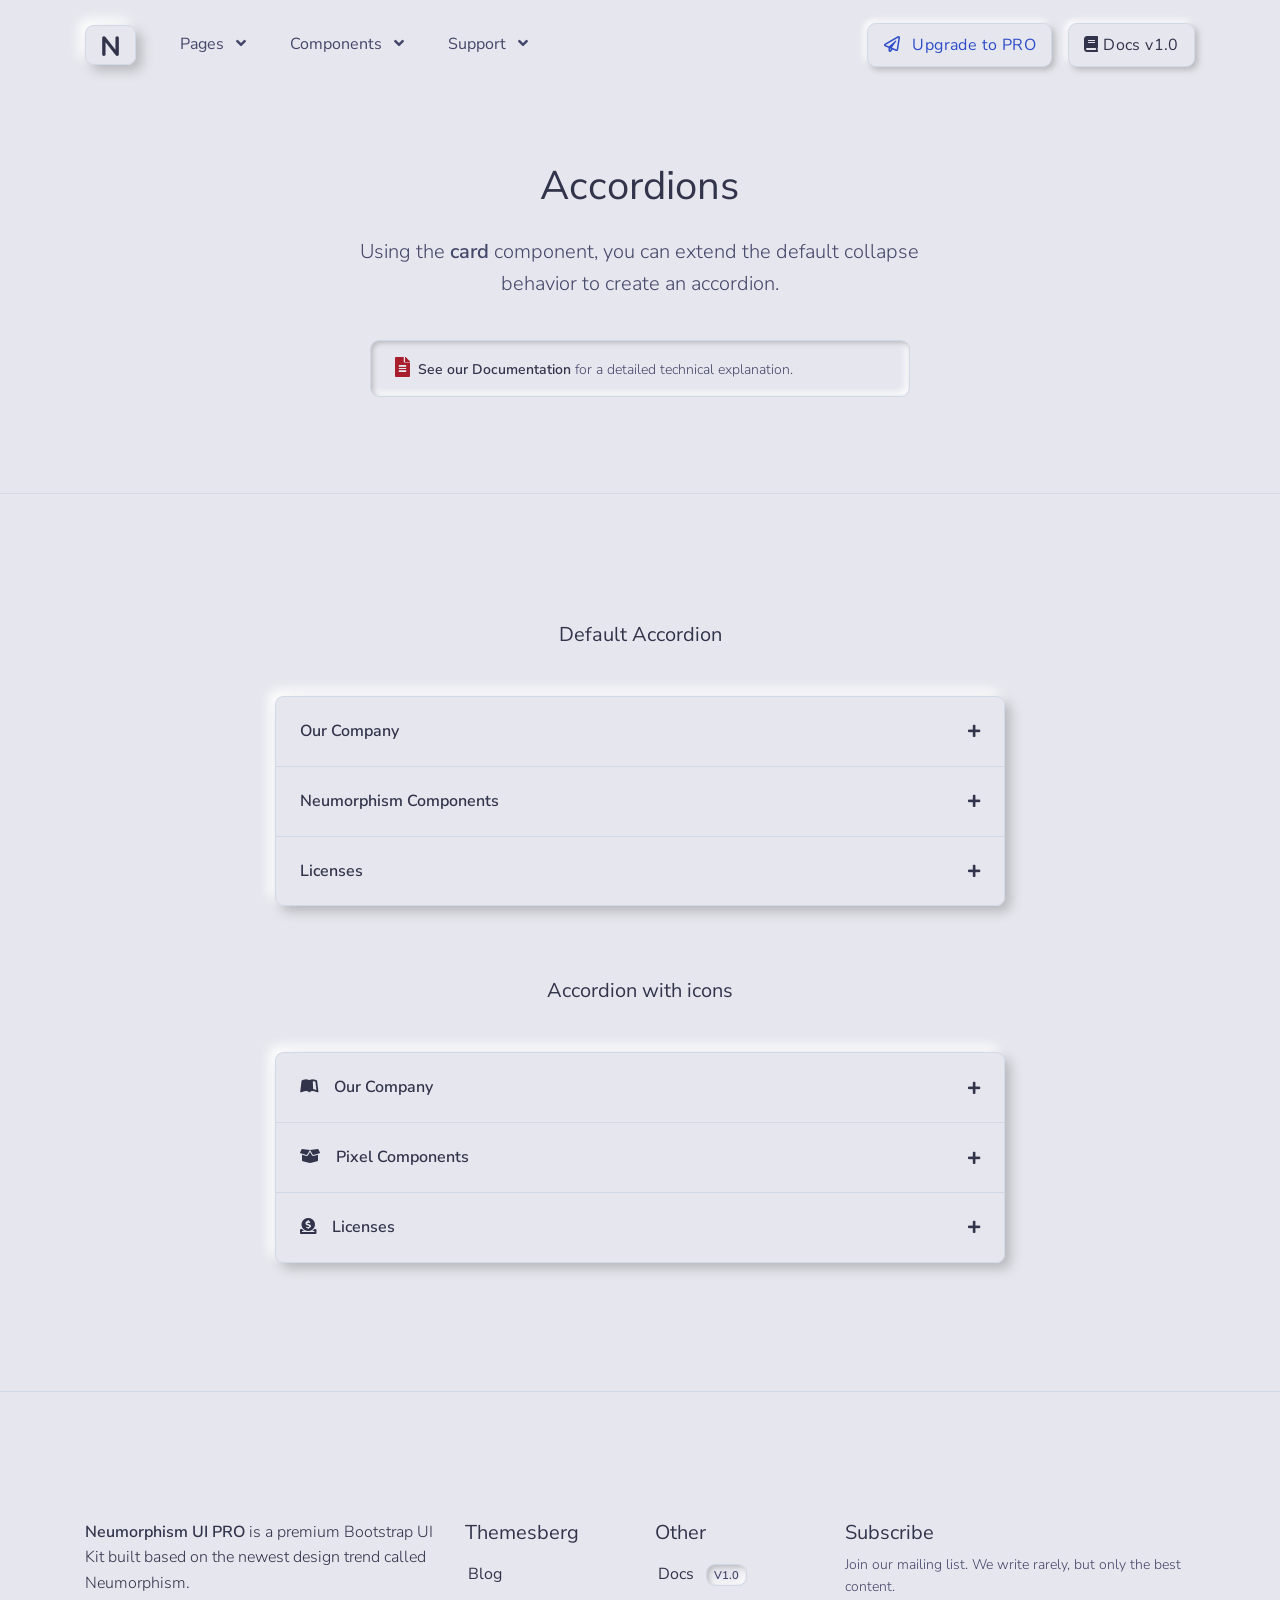
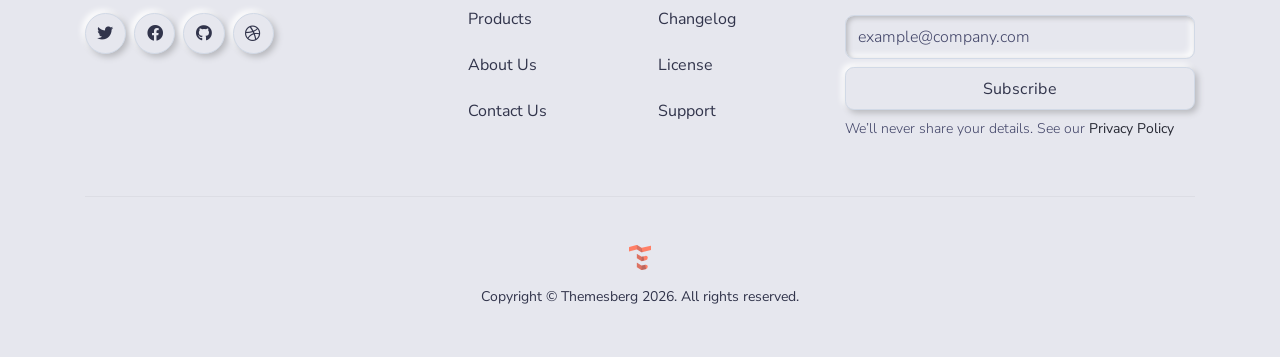
<file: html/components/accordions.html>
<!--

=========================================================
* Neumorphism UI - v1.0.0
=========================================================

* Product Page: https://themesberg.com/product/ui-kits/neumorphism-ui
* Copyright 2020 Themesberg MIT LICENSE (https://www.themesberg.com/licensing#mit)

* Coded by https://themesberg.com

=========================================================

* The above copyright notice and this permission notice shall be included in all copies or substantial portions of the Software.

--><!DOCTYPE html><html lang="en"><head><meta http-equiv="Content-Type" content="text/html; charset=utf-8"><!-- Primary Meta Tags --><title>Neumorphism Components - Accordions</title><meta name="viewport" content="width=device-width,initial-scale=1,shrink-to-fit=no"><meta name="title" content="Neumorphism Components - Accordions"><meta name="author" content="Themesberg"><link rel="canonical" href="https://themesberg.com/product/ui-kits/neumorphism-ui/"><!--  Social tags --><meta name="keywords" content="neumorphism, neumorphism ui, neomorphism, neomorphism ui, neomorphism css, neumorphism css, neumorph, neumorphic, design system, login, form, table, tables, card, cards, navbar, modal, icons, icons, map, chat, carousel, menu, datepicker, gallery, slider, date, social, dropdown, search, tab, nav, footer, date picker, forms, tabs, time, button, select, input, timeline, cart, about us, account, log in, blog, profile, portfolio, landing page, ecommerce, shop, landing, register, app, contact, one page, sign up, signup, store, bootstrap 4, bootstrap4, dashboard, bootstrap 4 dashboard, bootstrap 4 design, bootstrap 4 system, bootstrap 4, bootstrap 4 uit kit, bootstrap 4 kit, themesberg, html kit, html css template, web template, bootstrap, bootstrap 4, css3 template, frontend, responsive bootstrap template, bootstrap ui kit, responsive ui kit"><meta name="description" content="Start developing neumorphic web applications and pages using Neumorphism UI. It features over 100 individual components and 5 example pages."><!-- Schema.org markup for Google+ --><meta itemprop="name" content="Neumorphism UI by Themesberg"><meta itemprop="description" content="Start developing neumorphic web applications and pages using Neumorphism UI. It features over 100 individual components and 5 example pages."><meta itemprop="image" content="https://themesberg.s3.us-east-2.amazonaws.com/public/products/neumorphism-ui/neumorphism-thumbnail.jpg"><!-- Twitter Card data --><meta name="twitter:card" content="product"><meta name="twitter:site" content="@themesberg"><meta name="twitter:title" content="Neumorphism UI by Themesberg"><meta name="twitter:description" content="Start developing neumorphic web applications and pages using Neumorphism UI. It features over 100 individual components and 5 example pages."><meta name="twitter:creator" content="@themesberg"><meta name="twitter:image" content="https://themesberg.s3.us-east-2.amazonaws.com/public/products/neumorphism-ui/neumorphism-thumbnail.jpg"><!-- Open Graph data --><meta property="fb:app_id" content="214738555737136"><meta property="og:title" content="Neumorphism UI by Themesberg"><meta property="og:type" content="article"><meta property="og:url" content="https://demo.themesberg.com/neumorphism-ui/"><meta property="og:image" content="https://themesberg.s3.us-east-2.amazonaws.com/public/products/neumorphism-ui/neumorphism-thumbnail.jpg"><meta property="og:description" content="Start developing neumorphic web applications and pages using Neumorphism UI. It features over 100 individual components and 5 example pages."><meta property="og:site_name" content="Themesberg"><!-- Favicon --><link rel="apple-touch-icon" sizes="120x120" href="../../assets/img/favicon/apple-touch-icon.png"><link rel="icon" type="image/png" sizes="32x32" href="../../assets/img/favicon/favicon-32x32.png"><link rel="icon" type="image/png" sizes="16x16" href="../../assets/img/favicon/favicon-16x16.png"><link rel="manifest" href="../../assets/img/favicon/site.webmanifest"><link rel="mask-icon" href="../../assets/img/favicon/safari-pinned-tab.svg" color="#ffffff"><meta name="msapplication-TileColor" content="#ffffff"><meta name="theme-color" content="#ffffff"><!-- Fontawesome --><link type="text/css" href="../../vendor/@fortawesome/fontawesome-free/css/all.min.css" rel="stylesheet"><!-- Pixel CSS --><link type="text/css" href="../../css/neumorphism.css" rel="stylesheet"><!-- NOTICE: You can use the _analytics.html partial to include production code specific code & trackers --><!-- Global site tag (gtag.js) - Google Analytics --><script async src="https://www.googletagmanager.com/gtag/js?id=UA-141734189-1"></script><script>window.dataLayer = window.dataLayer || []; function gtag() { dataLayer.push(arguments); } gtag('js', new Date()); gtag('config', 'UA-141734189-1');</script></head><body><header class="header-global"><nav id="navbar-main" aria-label="Primary navigation" class="navbar navbar-main navbar-expand-lg navbar-theme-primary headroom navbar-light"><div class="container position-relative"><a class="navbar-brand shadow-soft py-2 px-3 rounded border border-light mr-lg-4" href="../../index.html"><img class="navbar-brand-dark" src="../../assets/img/brand/dark.svg" alt="Logo light"> <img class="navbar-brand-light" src="../../assets/img/brand/dark.svg" alt="Logo dark"></a><div class="navbar-collapse collapse" id="navbar_global"><div class="navbar-collapse-header"><div class="row"><div class="col-6 collapse-brand"><a href="../../index.html" class="navbar-brand shadow-soft py-2 px-3 rounded border border-light"><img src="../../assets/img/brand/dark.svg" alt="Themesberg logo"></a></div><div class="col-6 collapse-close"><a href="#navbar_global" class="fas fa-times" data-toggle="collapse" data-target="#navbar_global" aria-controls="navbar_global" aria-expanded="false" title="close" aria-label="Toggle navigation"></a></div></div></div><ul class="navbar-nav navbar-nav-hover align-items-lg-center"><li class="nav-item dropdown"><a href="#" class="nav-link" data-toggle="dropdown"><span class="nav-link-inner-text">Pages</span> <span class="fas fa-angle-down nav-link-arrow ml-2"></span></a><ul class="dropdown-menu"><li><a class="dropdown-item" href="../../html/pages/about.html">About</a></li><li><a class="dropdown-item" href="../../html/pages/pricing.html">Pricing</a></li><li><a class="dropdown-item" href="../../html/pages/contact.html">Contact</a></li><li><a class="dropdown-item" href="../../html/pages/sign-in.html">Sign in</a></li><li><a class="dropdown-item" href="../../html/pages/sign-up.html">Sign up</a></li></ul></li><li class="nav-item dropdown mega-dropdown"><a href="#" class="nav-link" data-toggle="dropdown"><span class="nav-link-inner-text">Components</span> <span class="fas fa-angle-down nav-link-arrow ml-2"></span></a><div class="dropdown-menu"><div class="row"><div class="col-lg-6 inside-bg d-none d-lg-block"><div class="justify-content-center bg-primary text-white"><div class="px-6 pb-5 pt-3"><img src="../../assets/img/megamenu-image.jpg" alt="Pixel Components"></div><div class="z-2 pb-4 text-center"><a href="../../html/components/all.html" class="btn btn-primary mb-2 mb-sm-0 mr-3 text-secondary"><span class="mr-1"><span class="fas fa-th-large"></span></span> All components </a><a href="https://themesberg.com/docs/neumorphism-ui/components/alerts" target="_blank" class="btn btn-primary mb-2 mb-sm-0"><span class="mr-1"><span class="fas fa-book"></span></span> Docs v1.0</a></div></div></div><div class="col pl-0"><ul class="list-style-none"><li><a class="dropdown-item" href="../../html/components/accordions.html">Accordions</a></li><li><a class="dropdown-item" href="../../html/components/alerts.html">Alerts</a></li><li><a class="dropdown-item" href="../../html/components/badges.html">Badges</a></li><li><a class="dropdown-item" href="../../html/components/bootstrap-carousels.html">Bootstrap Carousels</a></li><li><a class="dropdown-item" href="../../html/components/breadcrumbs.html">Breadcrumbs</a></li><li><a class="dropdown-item" href="../../html/components/buttons.html">Buttons</a></li><li><a class="dropdown-item d-flex align-items-center justify-content-between" href="https://themesberg.com/docs/neumorphism-ui/plugins/jquery-counters/" target="_blank">Counters <span class="badge badge-dark ml-3">Pro</span></a></li><li><a class="dropdown-item" href="../../html/components/cards.html">Cards</a></li><li><a class="dropdown-item d-flex align-items-center justify-content-between" href="https://themesberg.com/docs/neumorphism-ui/components/e-commerce/" target="_blank">E-commerce <span class="badge badge-dark ml-3">Pro</span></a></li></ul></div><div class="col pl-0"><ul class="list-style-none"><li><a class="dropdown-item" href="../../html/components/forms.html">Forms</a></li><li><a class="dropdown-item d-flex align-items-center justify-content-between" href="https://themesberg.com/docs/neumorphism-ui/components/icon-boxes/" target="_blank">Icon Boxes <span class="badge badge-dark ml-3">Pro</span></a></li><li><a class="dropdown-item" href="../../html/components/modals.html">Modals</a></li><li><a class="dropdown-item" href="../../html/components/navs.html">Navs</a></li><li><a class="dropdown-item d-flex align-items-center justify-content-between" href="https://themesberg.com/docs/neumorphism-ui/plugins/owl-carousel/" target="_blank">Owl Carousels <span class="badge badge-dark ml-3">Pro</span></a></li><li><a class="dropdown-item" href="../../html/components/pagination.html">Pagination</a></li><li><a class="dropdown-item" href="../../html/components/popovers.html">Popovers</a></li><li><a class="dropdown-item" href="../../html/components/progress-bars.html">Progress Bars</a></li></ul></div><div class="col pl-0"><ul class="list-style-none"><li><a class="dropdown-item d-flex align-items-center justify-content-between" href="https://themesberg.com/docs/neumorphism-ui/components/icon-boxes/#steps" target="_blank">Steps <span class="badge badge-dark ml-3">Pro</span></a></li><li><a class="dropdown-item" href="../../html/components/tables.html">Tables</a></li><li><a class="dropdown-item" href="../../html/components/tabs.html">Tabs</a></li><li><a class="dropdown-item" href="../../html/components/toasts.html">Toasts</a></li><li><a class="dropdown-item d-flex align-items-center justify-content-between" href="https://themesberg.com/docs/neumorphism-ui/components/timelines/" target="_blank">Timelines <span class="badge badge-dark ml-3">Pro</span></a></li><li><a class="dropdown-item" href="../../html/components/tooltips.html">Tooltips</a></li><li><a class="dropdown-item" href="../../html/components/typography.html">Typography</a></li><li><a class="dropdown-item d-flex align-items-center justify-content-between" href="https://demo.themesberg.com/neumorphism-ui-pro/html/components/widgets.html" target="_blank">Widgets <span class="badge badge-dark ml-3">Pro</span></a></li></ul></div></div></div></li><li class="nav-item dropdown"><a href="#" class="nav-link" data-toggle="dropdown"><span class="nav-link-inner-text">Support</span> <span class="fas fa-angle-down nav-link-arrow ml-2"></span></a><div class="dropdown-menu dropdown-menu-lg"><div class="col-auto px-0" data-dropdown-content><div class="list-group list-group-flush"><a href="https://themesberg.com/docs/neumorphism-ui/getting-started/quick-start/" target="_blank" class="list-group-item list-group-item-action d-flex align-items-center p-0 py-3 px-lg-4"><span class="icon icon-sm icon-secondary"><span class="fas fa-file-alt"></span></span><div class="ml-4"><span class="text-dark d-block">Documentation<span class="badge badge-sm badge-secondary ml-2">v1.0</span></span> <span class="small">Examples and guides</span></div></a><a href="https://github.com/themesberg/th-neumorphism-ui-pro/issues" target="_blank" class="list-group-item list-group-item-action d-flex align-items-center p-0 py-3 px-lg-4"><span class="icon icon-sm icon-secondary"><span class="fas fa-microphone-alt"></span></span><div class="ml-4"><span class="text-dark d-block">Support</span> <span class="small">Looking for answers? Ask us!</span></div></a></div></div></div></li></ul></div><div class="d-flex align-items-center"><a href="https://themesberg.com/product/ui-kits/neumorphism-ui-pro" target="_blank" class="btn btn-primary text-secondary mr-3"><i class="far fa-paper-plane mr-2"></i> Upgrade to PRO</a> <a href="https://themesberg.com/docs/neumorphism-ui/getting-started/quick-start/" target="_blank" class="btn btn-primary d-none d-md-inline-block"><i class="fas fa-book"></i> Docs v1.0</a> <button class="navbar-toggler ml-2" type="button" data-toggle="collapse" data-target="#navbar_global" aria-controls="navbar_global" aria-expanded="false" aria-label="Toggle navigation"><span class="navbar-toggler-icon"></span></button></div></div></nav></header><main><!-- Hero --><div class="section-header pb-6 bg-primary overflow-hidden text-center border-bottom border-light"><div class="container z-2"><div class="row mb-4 justify-content-center"><div class="col-12 col-md-8 col-lg-7"><h1 class="display-3 mb-4">Accordions</h1><p class="lead">Using the <span class="font-weight-bold">card</span> component, you can extend the default collapse behavior to create an accordion.</p></div></div><div class="row justify-content-center"><div class="col-12 col-md-10 col-lg-6"><div class="alert shadow-inset"><div class="d-flex"><div class="alert-inner--text"><span class="icon text-danger icon-xs mr-2 mr-md-1"><span class="fas fa-file-alt"></span></span> <a target="_blank" href="https://themesberg.com/docs/neumorphism-ui/components/accordions/">See our Documentation</a> for a detailed technical explanation.</div></div></div></div></div></div></div><!-- End of Hero --><div class="section bg-primary text-dark section-lg"><div class="container"><!-- Title --><div class="row"><div class="col text-center"><div class="mb-5"><span class="h5 text-center">Default Accordion</span></div></div></div><div class="row justify-content-center"><div class="col-12 col-md-10 col-lg-8"><!--Accordion--><div class="accordion shadow-soft rounded" id="accordionExample1"><div class="card card-sm card-body bg-primary border-light mb-0"><a href="#panel-1" data-target="#panel-1" class="accordion-panel-header" data-toggle="collapse" role="button" aria-expanded="false" aria-controls="panel-1"><span class="h6 mb-0 font-weight-bold">Our Company</span> <span class="icon"><span class="fas fa-plus"></span></span></a><div class="collapse" id="panel-1"><div class="pt-3"><p class="mb-0">At Themesberg, our mission has always been focused on bringing openness and transparency to the design process. We've always believed that by providing a space where designers can share ongoing work not only empowers them to make better products, it also helps them grow. We're proud to be a part of creating a more open culture and to continue building a product that supports this vision.</p></div></div></div><div class="card card-sm card-body bg-primary border-light mb-0"><a href="#panel-2" data-target="#panel-2" class="accordion-panel-header" data-toggle="collapse" role="button" aria-expanded="false" aria-controls="panel-1"><span class="h6 mb-0 font-weight-bold">Neumorphism Components</span> <span class="icon"><span class="fas fa-plus"></span></span></a><div class="collapse" id="panel-2"><div class="pt-3"><p class="mb-0">At Themesberg, our mission has always been focused on bringing openness and transparency to the design process. We've always believed that by providing a space where designers can share ongoing work not only empowers them to make better products, it also helps them grow. We're proud to be a part of creating a more open culture and to continue building a product that supports this vision.</p></div></div></div><div class="card card-sm card-body bg-primary border-light"><a href="#panel-3" data-target="#panel-3" class="accordion-panel-header" data-toggle="collapse" role="button" aria-expanded="false" aria-controls="panel-1"><span class="h6 mb-0 font-weight-bold">Licenses</span> <span class="icon"><span class="fas fa-plus"></span></span></a><div class="collapse" id="panel-3"><div class="pt-3"><p class="mb-0">At Themesberg, our mission has always been focused on bringing openness and transparency to the design process. We've always believed that by providing a space where designers can share ongoing work not only empowers them to make better products, it also helps them grow. We're proud to be a part of creating a more open culture and to continue building a product that supports this vision.</p></div></div></div></div><!--End of Accordion--></div></div><!-- Title --><div class="row"><div class="col text-center"><div class="my-5"><span class="h5 text-center">Accordion with icons</span></div></div></div><div class="row justify-content-center"><div class="col-12 col-md-10 col-lg-8"><!--Accordion--><div class="accordion shadow-soft rounded"><div class="card card-sm card-body bg-primary border-light mb-0"><a href="#panel-4" data-target="#panel-4" class="accordion-panel-header" data-toggle="collapse" role="button" aria-expanded="false" aria-controls="panel-1"><span class="icon-title h6 mb-0 font-weight-bold"><span class="fab fa-leanpub"></span>Our Company</span> <span class="icon"><span class="fas fa-plus"></span></span></a><div class="collapse" id="panel-4"><div class="pt-3"><p class="mb-0">At Themesberg, our mission has always been focused on bringing openness and transparency to the design process. We've always believed that by providing a space where designers can share ongoing work not only empowers them to make better products, it also helps them grow. We're proud to be a part of creating a more open culture and to continue building a product that supports this vision.</p></div></div></div><div class="card card-sm card-body bg-primary border-light mb-0"><a href="#panel-5" data-target="#panel-5" class="accordion-panel-header" data-toggle="collapse" role="button" aria-expanded="false" aria-controls="panel-1"><span class="icon-title h6 mb-0 font-weight-bold"><span class="fas fa-box-open"></span>Pixel Components</span> <span class="icon"><span class="fas fa-plus"></span></span></a><div class="collapse" id="panel-5"><div class="pt-3"><p class="mb-0">At Themesberg, our mission has always been focused on bringing openness and transparency to the design process. We've always believed that by providing a space where designers can share ongoing work not only empowers them to make better products, it also helps them grow. We're proud to be a part of creating a more open culture and to continue building a product that supports this vision.</p></div></div></div><div class="card card-sm card-body bg-primary border-light mb-0"><a href="#panel-6" data-target="#panel-6" class="accordion-panel-header" data-toggle="collapse" role="button" aria-expanded="false" aria-controls="panel-1"><span class="icon-title h6 mb-0 font-weight-bold"><span class="fas fa-donate"></span>Licenses</span> <span class="icon"><span class="fas fa-plus"></span></span></a><div class="collapse" id="panel-6"><div class="pt-3"><p class="mb-0">At Themesberg, our mission has always been focused on bringing openness and transparency to the design process. We've always believed that by providing a space where designers can share ongoing work not only empowers them to make better products, it also helps them grow. We're proud to be a part of creating a more open culture and to continue building a product that supports this vision.</p></div></div></div></div><!--End of Accordion--></div></div></div></div></main><footer class="d-flex pb-5 pt-6 pt-md-7 border-top border-light bg-primary text-dark"><div class="container"><div class="row"><div class="col-lg-4"><p><strong>Neumorphism UI PRO</strong> is a premium Bootstrap UI Kit built based on the newest design trend called Neumorphism.</p><ul class="d-flex list-unstyled mb-5 mb-lg-0"><li class="mr-2"><a href="https://twitter.com/themesberg" target="_blank" class="btn btn-icon-only btn-pill btn-primary" aria-label="twitter social link" data-toggle="tooltip" data-placement="top" title="Follow @themesberg on Twitter"><span aria-hidden="true" class="fab fa-twitter"></span></a></li><li class="mr-2"><a href="https://www.facebook.com/themesberg/" target="_blank" class="btn btn-icon-only btn-pill btn-primary" aria-label="facebook social link" data-toggle="tooltip" data-placement="top" title="Like @themesberg on Facebook"><span aria-hidden="true" class="fab fa-facebook"></span></a></li><li class="mr-2"><a href="https://github.com/themesberg" target="_blank" class="btn btn-icon-only btn-pill btn-primary" aria-label="github social link" data-toggle="tooltip" data-placement="top" title="Open source projects"><span aria-hidden="true" class="fab fa-github"></span></a></li><li><a href="https://dribbble.com/themesberg" target="_blank" class="btn btn-icon-only btn-pill btn-primary" aria-label="dribbble social link" data-toggle="tooltip" data-placement="top" title="Follow us on Dribbble"><span aria-hidden="true" class="fab fa-dribbble"></span></a></li></ul></div><div class="col-6 col-lg-2 mb-5 mb-lg-0"><h5>Themesberg</h5><ul class="footer-links list-unstyled mt-2"><li class="mb-1"><a class="p-2" target="_blank" href="https://themesberg.com/blog">Blog</a></li><li class="mb-1"><a class="p-2" target="_blank" href="https://themesberg.com/products">Products</a></li><li class="mb-1"><a class="p-2" target="_blank" href="https://themesberg.com/about">About Us</a></li><li><a class="p-2" target="_blank" href="https://themesberg.com/contact">Contact Us</a></li></ul></div><div class="col-6 col-lg-2 mb-5 mb-lg-0"><h5>Other</h5><ul class="footer-links list-unstyled mt-2"><li class="mb-1"><a class="p-2" href="https://themesberg.com/docs/pixel-bootstrap/getting-started/overview/" target="_blank">Docs <span class="badge badge-gray text-uppercase ml-2">v1.0</span></a></li><li class="mb-1"><a class="p-2" href="https://themesberg.com/docs/pixel-bootstrap/getting-started/changelog" target="_blank">Changelog</a></li><li class="mb-1"><a class="p-2" target="_blank" href="https://themesberg.com/licensing">License</a></li><li><a class="p-2" target="_blank" href="https://github.com/themesberg/pixel-bootstrap-ui-kit/issues">Support</a></li></ul></div><div class="col-12 col-lg-4 mb-5 mb-lg-0"><h5>Subscribe</h5><p class="text-gray font-small mt-2">Join our mailing list. We write rarely, but only the best content.</p><form action="#"><div class="form-row mb-2"><div class="col-12"><label class="h6 font-weight-normal d-none" for="exampleInputEmail3">Email address</label> <input type="email" class="form-control mb-2" placeholder="example@company.com" name="email" aria-label="Subscribe form" id="exampleInputEmail3" required></div><div class="col-12"><button type="submit" class="btn btn-primary btn-block" data-loading-text="Sending"><span>Subscribe</span></button></div></div></form><p class="text-gray font-small m-0">We’ll never share your details. See our <a class="text-black" href="#">Privacy Policy</a></p></div></div><hr class="my-5"><div class="row"><div class="col"><a href="https://themesberg.com" target="_blank" class="d-flex justify-content-center"><img src="../../assets/img/themesberg.svg" height="25" class="mb-3" alt="Themesberg Logo"></a><div class="d-flex text-center justify-content-center align-items-center" role="contentinfo"><p class="font-weight-normal font-small mb-0">Copyright © Themesberg <span class="current-year">2020</span>. All rights reserved.</p></div></div></div></div></footer><!-- Core --><script src="../../vendor/jquery/dist/jquery.min.js"></script><script src="../../vendor/popper.js/dist/umd/popper.min.js"></script><script src="../../vendor/bootstrap/dist/js/bootstrap.min.js"></script><script src="../../vendor/headroom.js/dist/headroom.min.js"></script><!-- Vendor JS --><script src="../../vendor/onscreen/dist/on-screen.umd.min.js"></script><script src="../../vendor/nouislider/distribute/nouislider.min.js"></script><script src="../../vendor/bootstrap-datepicker/dist/js/bootstrap-datepicker.min.js"></script><script src="../../vendor/waypoints/lib/jquery.waypoints.min.js"></script><script src="../../vendor/jarallax/dist/jarallax.min.js"></script><script src="../../vendor/jquery.counterup/jquery.counterup.min.js"></script><script src="../../vendor/jquery-countdown/dist/jquery.countdown.min.js"></script><script src="../../vendor/smooth-scroll/dist/smooth-scroll.polyfills.min.js"></script><script src="../../vendor/prismjs/prism.js"></script><script async defer="defer" src="https://buttons.github.io/buttons.js"></script><!-- Neumorphism JS --><script src="../../assets/js/neumorphism.js"></script></body></html>
</file>
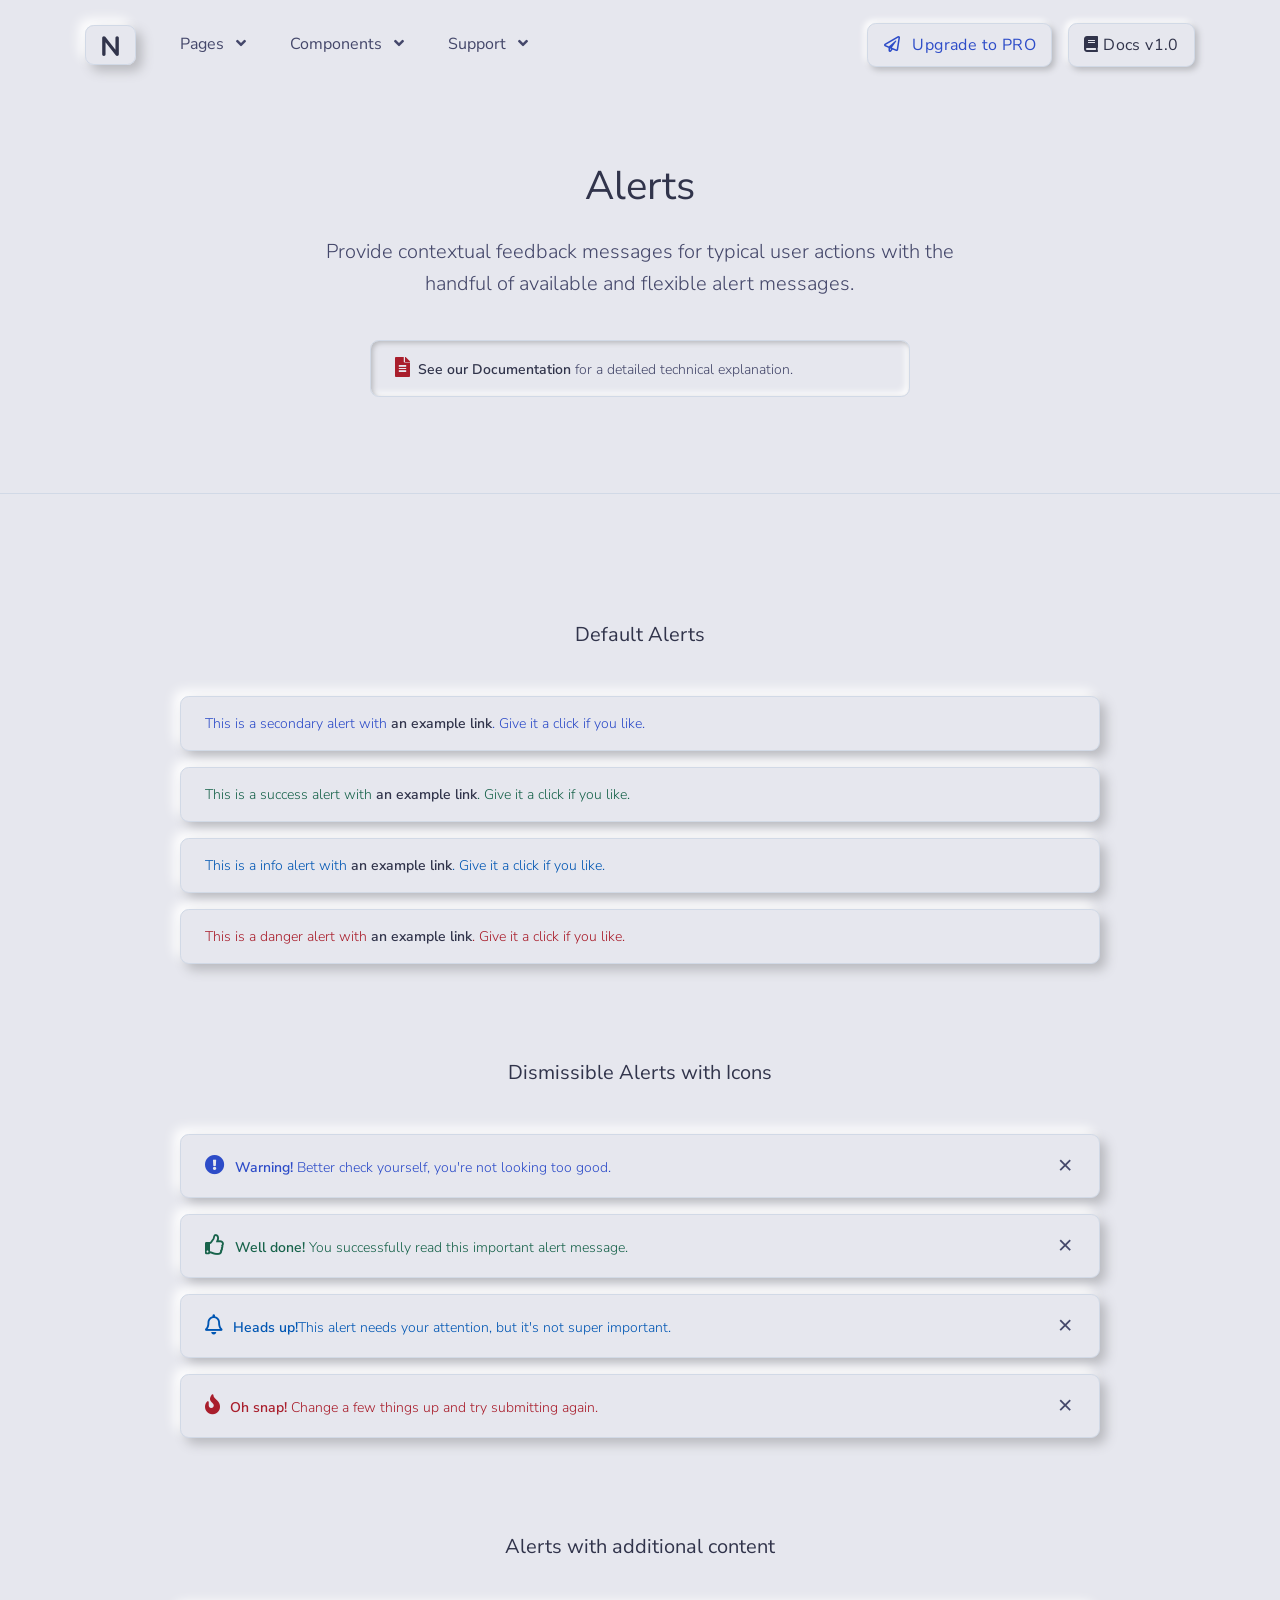
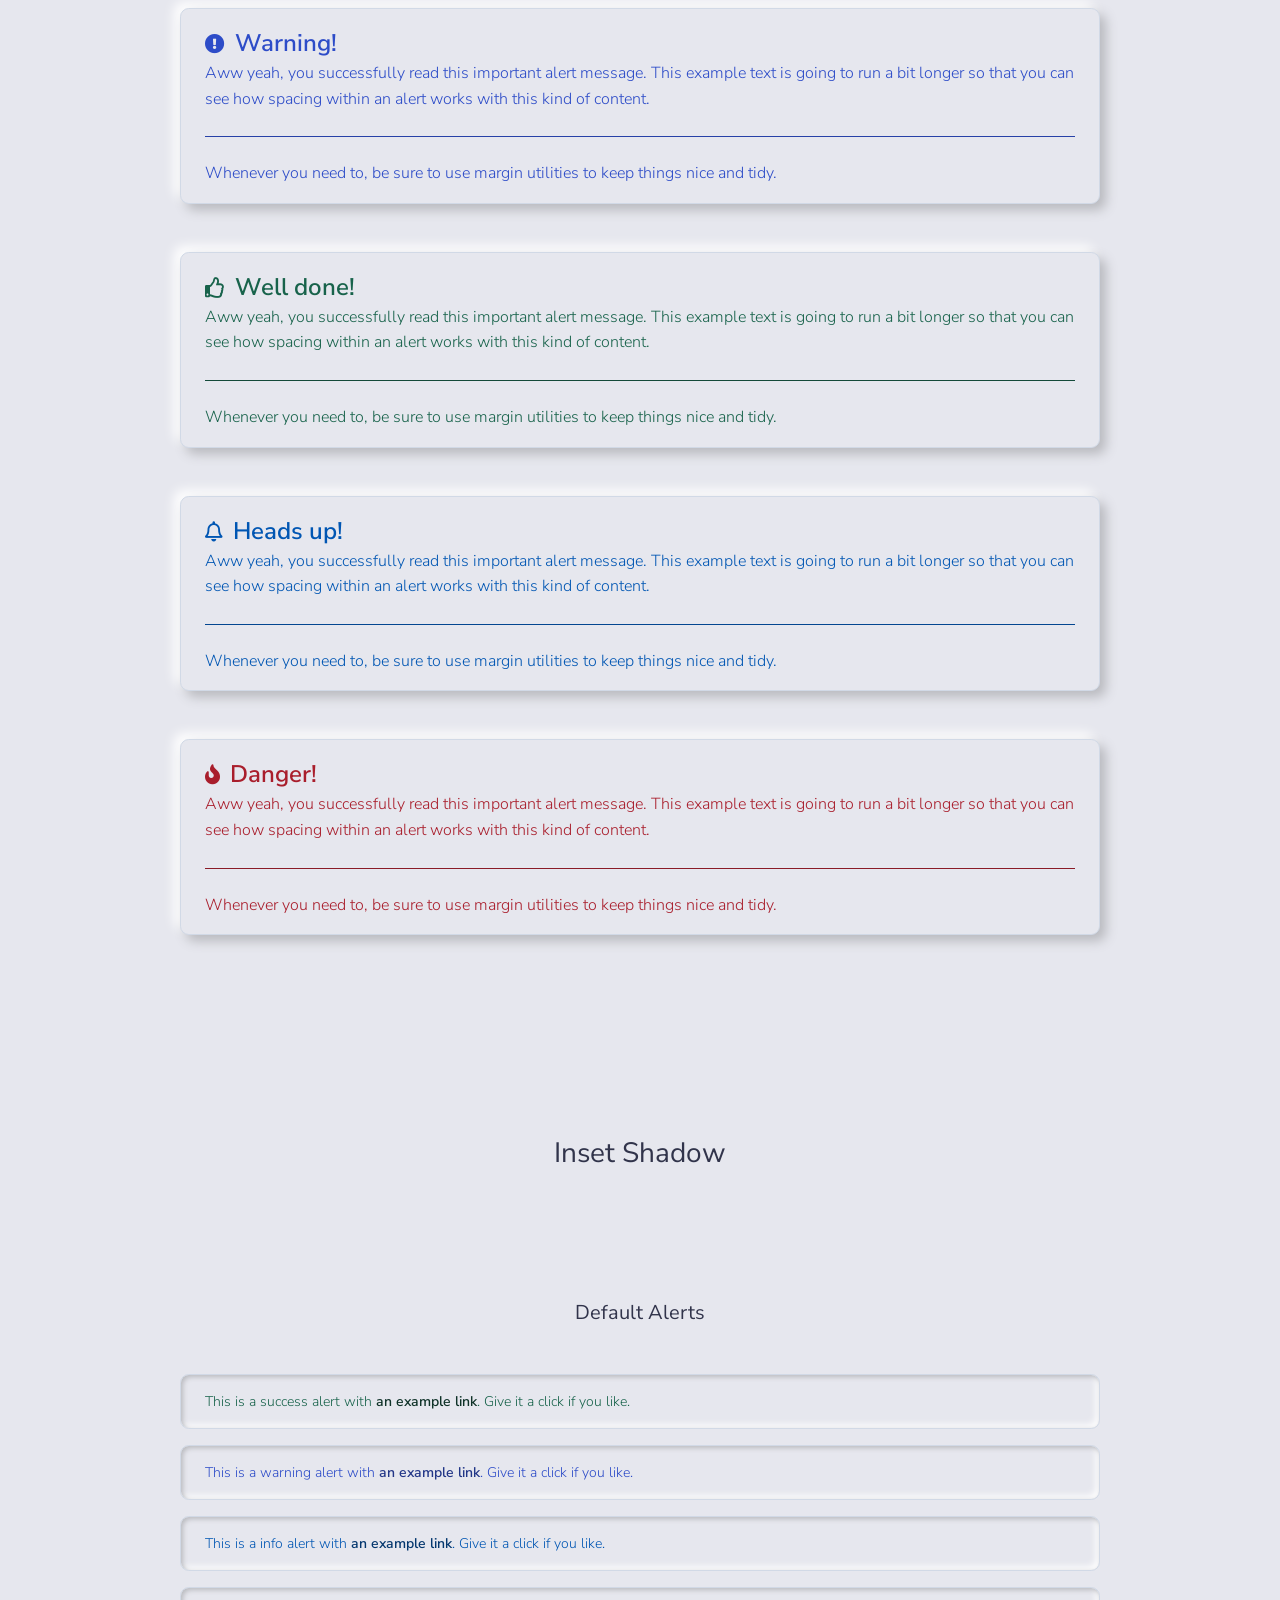
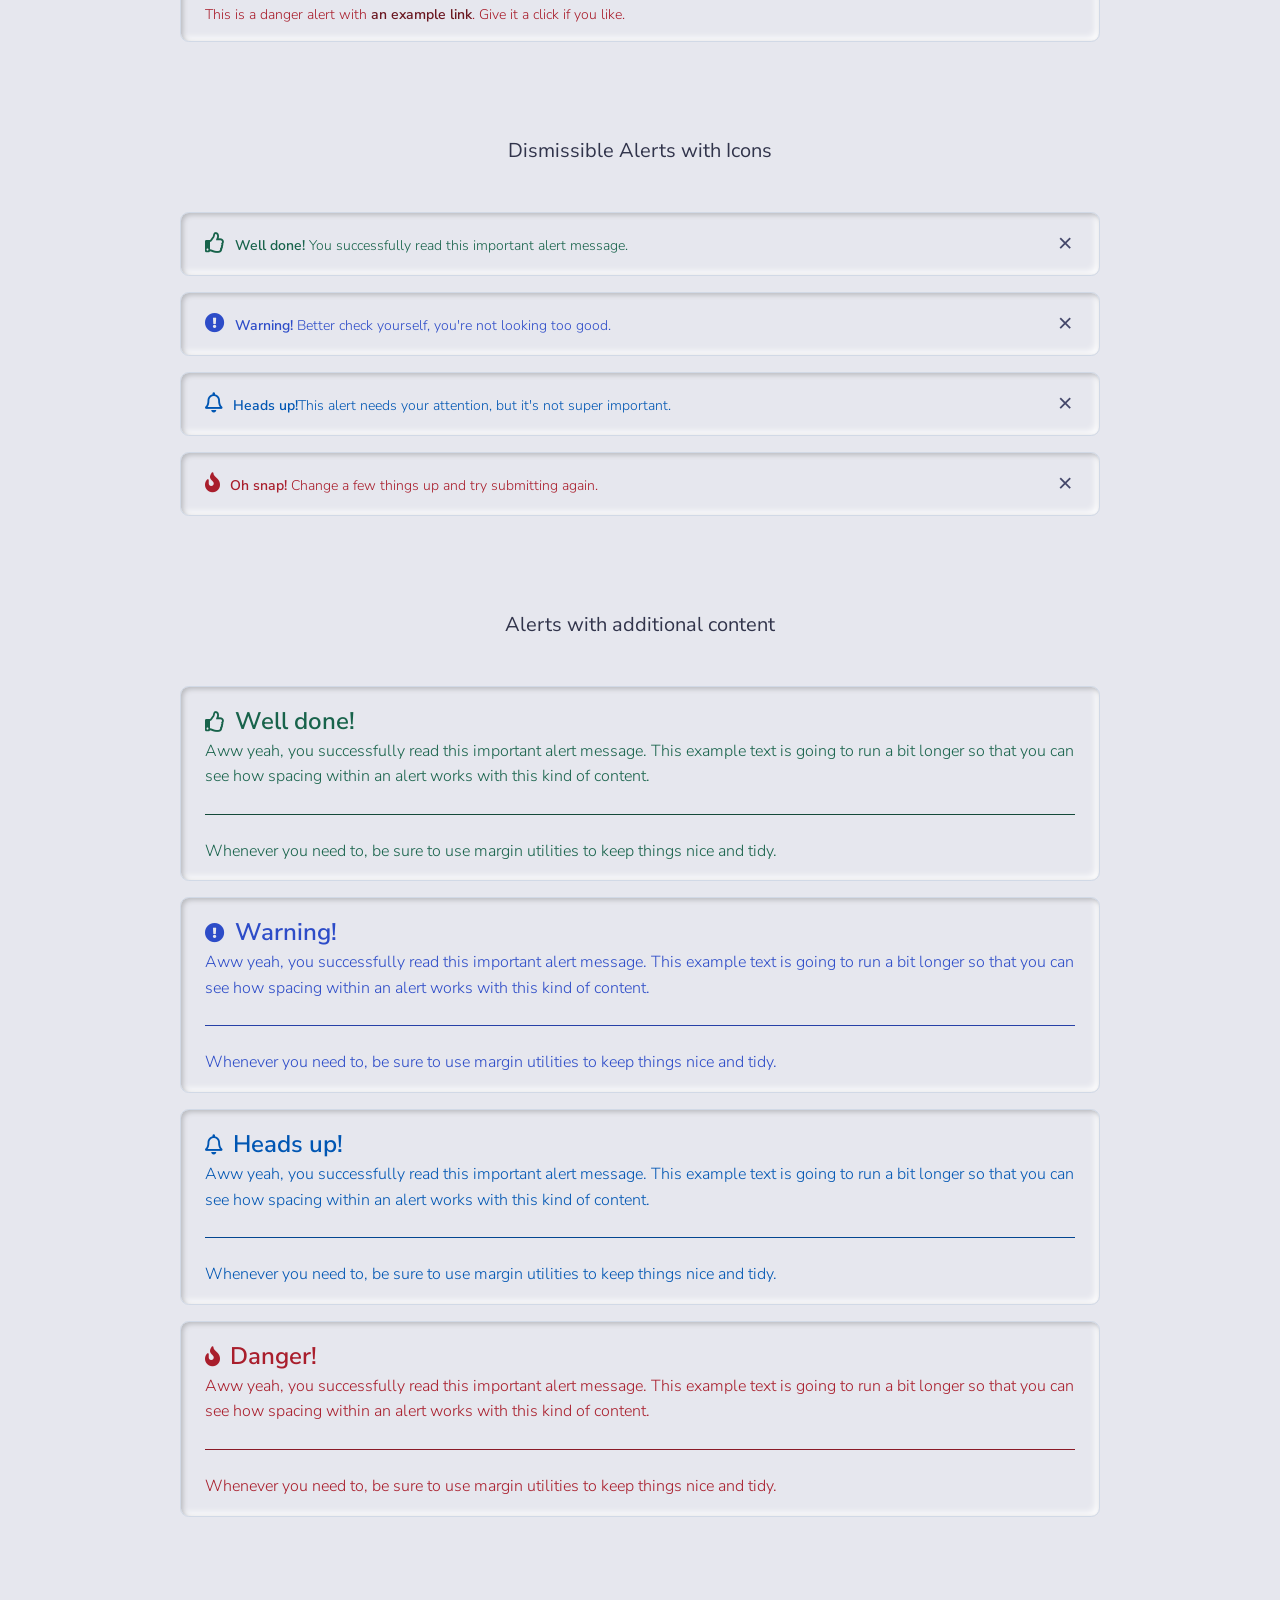
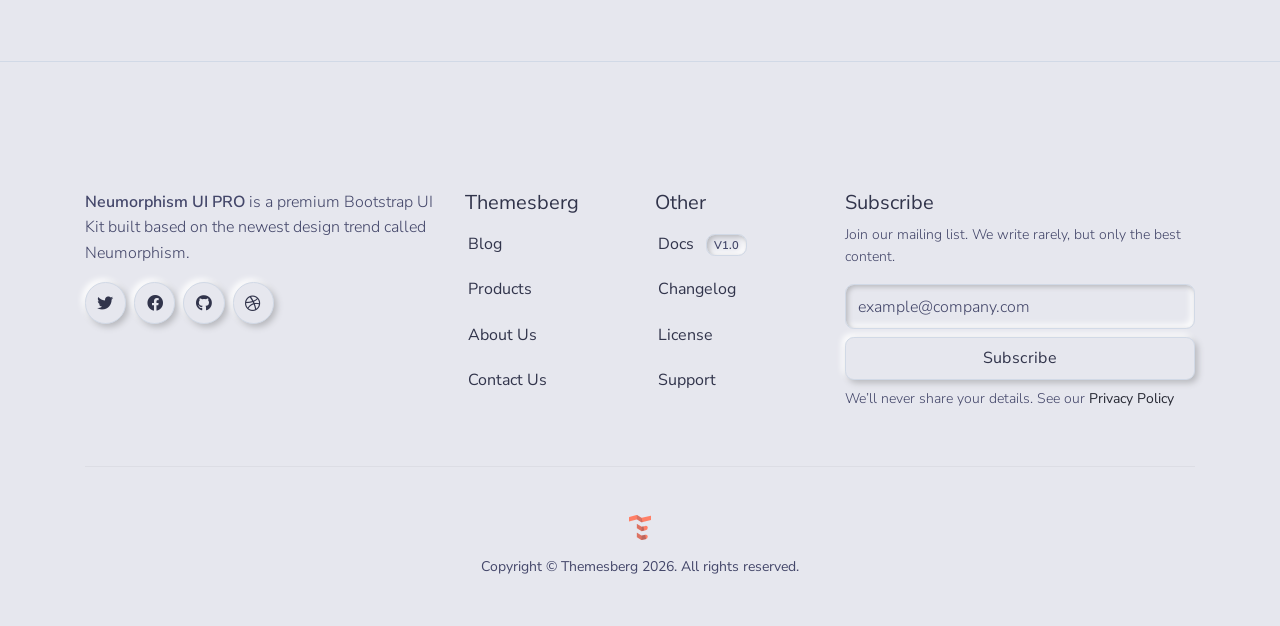
<file: html/components/alerts.html>
<!--

=========================================================
* Neumorphism UI - v1.0.0
=========================================================

* Product Page: https://themesberg.com/product/ui-kits/neumorphism-ui
* Copyright 2020 Themesberg MIT LICENSE (https://www.themesberg.com/licensing#mit)

* Coded by https://themesberg.com

=========================================================

* The above copyright notice and this permission notice shall be included in all copies or substantial portions of the Software.

--><!DOCTYPE html><html lang="en"><head><meta http-equiv="Content-Type" content="text/html; charset=utf-8"><!-- Primary Meta Tags --><title>Neumorphism Components - Alerts</title><meta name="viewport" content="width=device-width,initial-scale=1,shrink-to-fit=no"><meta name="title" content="Neumorphism Components - Alerts"><meta name="author" content="Themesberg"><link rel="canonical" href="https://themesberg.com/product/ui-kits/neumorphism-ui/"><!--  Social tags --><meta name="keywords" content="neumorphism, neumorphism ui, neomorphism, neomorphism ui, neomorphism css, neumorphism css, neumorph, neumorphic, design system, login, form, table, tables, card, cards, navbar, modal, icons, icons, map, chat, carousel, menu, datepicker, gallery, slider, date, social, dropdown, search, tab, nav, footer, date picker, forms, tabs, time, button, select, input, timeline, cart, about us, account, log in, blog, profile, portfolio, landing page, ecommerce, shop, landing, register, app, contact, one page, sign up, signup, store, bootstrap 4, bootstrap4, dashboard, bootstrap 4 dashboard, bootstrap 4 design, bootstrap 4 system, bootstrap 4, bootstrap 4 uit kit, bootstrap 4 kit, themesberg, html kit, html css template, web template, bootstrap, bootstrap 4, css3 template, frontend, responsive bootstrap template, bootstrap ui kit, responsive ui kit"><meta name="description" content="Start developing neumorphic web applications and pages using Neumorphism UI. It features over 100 individual components and 5 example pages."><!-- Schema.org markup for Google+ --><meta itemprop="name" content="Neumorphism UI by Themesberg"><meta itemprop="description" content="Start developing neumorphic web applications and pages using Neumorphism UI. It features over 100 individual components and 5 example pages."><meta itemprop="image" content="https://themesberg.s3.us-east-2.amazonaws.com/public/products/neumorphism-ui/neumorphism-thumbnail.jpg"><!-- Twitter Card data --><meta name="twitter:card" content="product"><meta name="twitter:site" content="@themesberg"><meta name="twitter:title" content="Neumorphism UI by Themesberg"><meta name="twitter:description" content="Start developing neumorphic web applications and pages using Neumorphism UI. It features over 100 individual components and 5 example pages."><meta name="twitter:creator" content="@themesberg"><meta name="twitter:image" content="https://themesberg.s3.us-east-2.amazonaws.com/public/products/neumorphism-ui/neumorphism-thumbnail.jpg"><!-- Open Graph data --><meta property="fb:app_id" content="214738555737136"><meta property="og:title" content="Neumorphism UI by Themesberg"><meta property="og:type" content="article"><meta property="og:url" content="https://demo.themesberg.com/neumorphism-ui/"><meta property="og:image" content="https://themesberg.s3.us-east-2.amazonaws.com/public/products/neumorphism-ui/neumorphism-thumbnail.jpg"><meta property="og:description" content="Start developing neumorphic web applications and pages using Neumorphism UI. It features over 100 individual components and 5 example pages."><meta property="og:site_name" content="Themesberg"><!-- Favicon --><link rel="apple-touch-icon" sizes="120x120" href="../../assets/img/favicon/apple-touch-icon.png"><link rel="icon" type="image/png" sizes="32x32" href="../../assets/img/favicon/favicon-32x32.png"><link rel="icon" type="image/png" sizes="16x16" href="../../assets/img/favicon/favicon-16x16.png"><link rel="manifest" href="../../assets/img/favicon/site.webmanifest"><link rel="mask-icon" href="../../assets/img/favicon/safari-pinned-tab.svg" color="#ffffff"><meta name="msapplication-TileColor" content="#ffffff"><meta name="theme-color" content="#ffffff"><!-- Fontawesome --><link type="text/css" href="../../vendor/@fortawesome/fontawesome-free/css/all.min.css" rel="stylesheet"><!-- Pixel CSS --><link type="text/css" href="../../css/neumorphism.css" rel="stylesheet"><!-- NOTICE: You can use the _analytics.html partial to include production code specific code & trackers --><!-- Global site tag (gtag.js) - Google Analytics --><script async src="https://www.googletagmanager.com/gtag/js?id=UA-141734189-1"></script><script>window.dataLayer = window.dataLayer || []; function gtag() { dataLayer.push(arguments); } gtag('js', new Date()); gtag('config', 'UA-141734189-1');</script></head><body><header class="header-global"><nav id="navbar-main" aria-label="Primary navigation" class="navbar navbar-main navbar-expand-lg navbar-theme-primary headroom navbar-light"><div class="container position-relative"><a class="navbar-brand shadow-soft py-2 px-3 rounded border border-light mr-lg-4" href="../../index.html"><img class="navbar-brand-dark" src="../../assets/img/brand/dark.svg" alt="Logo light"> <img class="navbar-brand-light" src="../../assets/img/brand/dark.svg" alt="Logo dark"></a><div class="navbar-collapse collapse" id="navbar_global"><div class="navbar-collapse-header"><div class="row"><div class="col-6 collapse-brand"><a href="../../index.html" class="navbar-brand shadow-soft py-2 px-3 rounded border border-light"><img src="../../assets/img/brand/dark.svg" alt="Themesberg logo"></a></div><div class="col-6 collapse-close"><a href="#navbar_global" class="fas fa-times" data-toggle="collapse" data-target="#navbar_global" aria-controls="navbar_global" aria-expanded="false" title="close" aria-label="Toggle navigation"></a></div></div></div><ul class="navbar-nav navbar-nav-hover align-items-lg-center"><li class="nav-item dropdown"><a href="#" class="nav-link" data-toggle="dropdown"><span class="nav-link-inner-text">Pages</span> <span class="fas fa-angle-down nav-link-arrow ml-2"></span></a><ul class="dropdown-menu"><li><a class="dropdown-item" href="../../html/pages/about.html">About</a></li><li><a class="dropdown-item" href="../../html/pages/pricing.html">Pricing</a></li><li><a class="dropdown-item" href="../../html/pages/contact.html">Contact</a></li><li><a class="dropdown-item" href="../../html/pages/sign-in.html">Sign in</a></li><li><a class="dropdown-item" href="../../html/pages/sign-up.html">Sign up</a></li></ul></li><li class="nav-item dropdown mega-dropdown"><a href="#" class="nav-link" data-toggle="dropdown"><span class="nav-link-inner-text">Components</span> <span class="fas fa-angle-down nav-link-arrow ml-2"></span></a><div class="dropdown-menu"><div class="row"><div class="col-lg-6 inside-bg d-none d-lg-block"><div class="justify-content-center bg-primary text-white"><div class="px-6 pb-5 pt-3"><img src="../../assets/img/megamenu-image.jpg" alt="Pixel Components"></div><div class="z-2 pb-4 text-center"><a href="../../html/components/all.html" class="btn btn-primary mb-2 mb-sm-0 mr-3 text-secondary"><span class="mr-1"><span class="fas fa-th-large"></span></span> All components </a><a href="https://themesberg.com/docs/neumorphism-ui/components/alerts" target="_blank" class="btn btn-primary mb-2 mb-sm-0"><span class="mr-1"><span class="fas fa-book"></span></span> Docs v1.0</a></div></div></div><div class="col pl-0"><ul class="list-style-none"><li><a class="dropdown-item" href="../../html/components/accordions.html">Accordions</a></li><li><a class="dropdown-item" href="../../html/components/alerts.html">Alerts</a></li><li><a class="dropdown-item" href="../../html/components/badges.html">Badges</a></li><li><a class="dropdown-item" href="../../html/components/bootstrap-carousels.html">Bootstrap Carousels</a></li><li><a class="dropdown-item" href="../../html/components/breadcrumbs.html">Breadcrumbs</a></li><li><a class="dropdown-item" href="../../html/components/buttons.html">Buttons</a></li><li><a class="dropdown-item d-flex align-items-center justify-content-between" href="https://themesberg.com/docs/neumorphism-ui/plugins/jquery-counters/" target="_blank">Counters <span class="badge badge-dark ml-3">Pro</span></a></li><li><a class="dropdown-item" href="../../html/components/cards.html">Cards</a></li><li><a class="dropdown-item d-flex align-items-center justify-content-between" href="https://themesberg.com/docs/neumorphism-ui/components/e-commerce/" target="_blank">E-commerce <span class="badge badge-dark ml-3">Pro</span></a></li></ul></div><div class="col pl-0"><ul class="list-style-none"><li><a class="dropdown-item" href="../../html/components/forms.html">Forms</a></li><li><a class="dropdown-item d-flex align-items-center justify-content-between" href="https://themesberg.com/docs/neumorphism-ui/components/icon-boxes/" target="_blank">Icon Boxes <span class="badge badge-dark ml-3">Pro</span></a></li><li><a class="dropdown-item" href="../../html/components/modals.html">Modals</a></li><li><a class="dropdown-item" href="../../html/components/navs.html">Navs</a></li><li><a class="dropdown-item d-flex align-items-center justify-content-between" href="https://themesberg.com/docs/neumorphism-ui/plugins/owl-carousel/" target="_blank">Owl Carousels <span class="badge badge-dark ml-3">Pro</span></a></li><li><a class="dropdown-item" href="../../html/components/pagination.html">Pagination</a></li><li><a class="dropdown-item" href="../../html/components/popovers.html">Popovers</a></li><li><a class="dropdown-item" href="../../html/components/progress-bars.html">Progress Bars</a></li></ul></div><div class="col pl-0"><ul class="list-style-none"><li><a class="dropdown-item d-flex align-items-center justify-content-between" href="https://themesberg.com/docs/neumorphism-ui/components/icon-boxes/#steps" target="_blank">Steps <span class="badge badge-dark ml-3">Pro</span></a></li><li><a class="dropdown-item" href="../../html/components/tables.html">Tables</a></li><li><a class="dropdown-item" href="../../html/components/tabs.html">Tabs</a></li><li><a class="dropdown-item" href="../../html/components/toasts.html">Toasts</a></li><li><a class="dropdown-item d-flex align-items-center justify-content-between" href="https://themesberg.com/docs/neumorphism-ui/components/timelines/" target="_blank">Timelines <span class="badge badge-dark ml-3">Pro</span></a></li><li><a class="dropdown-item" href="../../html/components/tooltips.html">Tooltips</a></li><li><a class="dropdown-item" href="../../html/components/typography.html">Typography</a></li><li><a class="dropdown-item d-flex align-items-center justify-content-between" href="https://demo.themesberg.com/neumorphism-ui-pro/html/components/widgets.html" target="_blank">Widgets <span class="badge badge-dark ml-3">Pro</span></a></li></ul></div></div></div></li><li class="nav-item dropdown"><a href="#" class="nav-link" data-toggle="dropdown"><span class="nav-link-inner-text">Support</span> <span class="fas fa-angle-down nav-link-arrow ml-2"></span></a><div class="dropdown-menu dropdown-menu-lg"><div class="col-auto px-0" data-dropdown-content><div class="list-group list-group-flush"><a href="https://themesberg.com/docs/neumorphism-ui/getting-started/quick-start/" target="_blank" class="list-group-item list-group-item-action d-flex align-items-center p-0 py-3 px-lg-4"><span class="icon icon-sm icon-secondary"><span class="fas fa-file-alt"></span></span><div class="ml-4"><span class="text-dark d-block">Documentation<span class="badge badge-sm badge-secondary ml-2">v1.0</span></span> <span class="small">Examples and guides</span></div></a><a href="https://github.com/themesberg/th-neumorphism-ui-pro/issues" target="_blank" class="list-group-item list-group-item-action d-flex align-items-center p-0 py-3 px-lg-4"><span class="icon icon-sm icon-secondary"><span class="fas fa-microphone-alt"></span></span><div class="ml-4"><span class="text-dark d-block">Support</span> <span class="small">Looking for answers? Ask us!</span></div></a></div></div></div></li></ul></div><div class="d-flex align-items-center"><a href="https://themesberg.com/product/ui-kits/neumorphism-ui-pro" target="_blank" class="btn btn-primary text-secondary mr-3"><i class="far fa-paper-plane mr-2"></i> Upgrade to PRO</a> <a href="https://themesberg.com/docs/neumorphism-ui/getting-started/quick-start/" target="_blank" class="btn btn-primary d-none d-md-inline-block"><i class="fas fa-book"></i> Docs v1.0</a> <button class="navbar-toggler ml-2" type="button" data-toggle="collapse" data-target="#navbar_global" aria-controls="navbar_global" aria-expanded="false" aria-label="Toggle navigation"><span class="navbar-toggler-icon"></span></button></div></div></nav></header><main><!-- Hero --><div class="section-header pb-6 bg-primary overflow-hidden text-center border-bottom border-light"><div class="container z-2"><div class="row mb-4 justify-content-center"><div class="col-12 col-md-8 col-lg-7"><h1 class="display-3 mb-4">Alerts</h1><p class="lead">Provide contextual feedback messages for typical user actions with the handful of available and flexible alert messages.</p></div></div><div class="row justify-content-center"><div class="col-12 col-md-10 col-lg-6"><div class="alert shadow-inset"><div class="d-flex"><div class="alert-inner--text"><span class="icon text-danger icon-xs mr-2 mr-md-1"><span class="fas fa-file-alt"></span></span> <a target="_blank" href="https://themesberg.com/docs/neumorphism-ui/components/alerts/">See our Documentation</a> for a detailed technical explanation.</div></div></div></div></div></div></div><!-- End of Hero --><div class="section bg-primary text-dark section-lg"><div class="container"><!-- Title --><div class="row"><div class="col text-center"><div class="mb-5"><span class="h5 text-center">Default Alerts</span></div></div></div><!-- End of title--><div class="row justify-content-center"><div class="col-12 col-md-10"><div class="alert alert-secondary shadow-soft" role="alert"><span class="alert-inner--text">This is a secondary alert with <a href="#" class="alert-link">an example link</a>. Give it a click if you like.</span></div><div class="alert alert-success shadow-soft" role="alert"><span class="alert-inner--text">This is a success alert with <a href="#" class="alert-link">an example link</a>. Give it a click if you like.</span></div><div class="alert alert-info shadow-soft" role="alert"><span class="alert-inner--text">This is a info alert with <a href="#" class="alert-link">an example link</a>. Give it a click if you like.</span></div><div class="alert alert-danger shadow-soft" role="alert"><span class="alert-inner--text">This is a danger alert with <a href="#" class="alert-link">an example link</a>. Give it a click if you like.</span></div></div></div><!-- Title --><div class="row"><div class="col text-center"><div class="mt-6 mb-5"><span class="h5 text-center">Dismissible Alerts with Icons</span></div></div></div><!-- End of Title --><div class="row justify-content-center"><div class="col-12 col-md-10"><div class="alert alert-secondary alert-dismissible shadow-soft fade show" role="alert"><span class="alert-inner--icon"><span class="fas fa-exclamation-circle"></span></span> <span class="alert-inner--text"><strong>Warning!</strong> Better check yourself, you're not looking too good.</span> <button type="button" class="close text-dark" data-dismiss="alert" aria-label="Close"><span aria-hidden="true">&times;</span></button></div><div class="alert alert-success alert-dismissible shadow-soft fade show" role="alert"><span class="alert-inner--icon"><span class="far fa-thumbs-up"></span></span> <span class="alert-inner--text"><strong>Well done!</strong> You successfully read this important alert message.</span> <button type="button" class="close" data-dismiss="alert" aria-label="Close"><span aria-hidden="true">&times;</span></button></div><div class="alert alert-info alert-dismissible shadow-soft fade show" role="alert"><span class="alert-inner--icon"><span class="far fa-bell"></span></span> <span class="alert-inner--text"><strong>Heads up!</strong>This alert needs your attention, but it's not super important.</span> <button type="button" class="close" data-dismiss="alert" aria-label="Close"><span aria-hidden="true">&times;</span></button></div><div class="alert alert-danger alert-dismissible shadow-soft fade show" role="alert"><span class="alert-inner--icon"><span class="fas fa-fire"></span></span> <span class="alert-inner--text"><strong>Oh snap!</strong> Change a few things up and try submitting again.</span> <button type="button" class="close" data-dismiss="alert" aria-label="Close"><span aria-hidden="true">&times;</span></button></div></div></div><!-- Title --><div class="row"><div class="col text-center"><div class="mt-6 mb-5"><span class="h5 text-center">Alerts with additional content</span></div></div></div><!-- End of Title --><div class="row justify-content-center"><div class="col-12 col-md-10"><div class="alert alert-secondary shadow-soft mb-4 mb-lg-5" role="alert"><span class="alert-inner--icon icon-lg"><span class="fas fa-exclamation-circle"></span></span> <span class="alert-heading">Warning!</span><p>Aww yeah, you successfully read this important alert message. This example text is going to run a bit longer so that you can see how spacing within an alert works with this kind of content.</p><hr><p class="mb-0">Whenever you need to, be sure to use margin utilities to keep things nice and tidy.</p></div><div class="alert alert-success shadow-soft mb-4 mb-lg-5" role="alert"><span class="alert-inner--icon icon-lg"><span class="far fa-thumbs-up"></span></span> <span class="alert-heading">Well done!</span><p>Aww yeah, you successfully read this important alert message. This example text is going to run a bit longer so that you can see how spacing within an alert works with this kind of content.</p><hr><p class="mb-0">Whenever you need to, be sure to use margin utilities to keep things nice and tidy.</p></div><div class="alert alert-info shadow-soft mb-4 mb-lg-5" role="alert"><span class="alert-inner--icon icon-lg"><span class="far fa-bell"></span></span> <span class="alert-heading">Heads up!</span><p>Aww yeah, you successfully read this important alert message. This example text is going to run a bit longer so that you can see how spacing within an alert works with this kind of content.</p><hr><p class="mb-0">Whenever you need to, be sure to use margin utilities to keep things nice and tidy.</p></div><div class="alert alert-danger shadow-soft mb-4 mb-lg-5" role="alert"><span class="alert-inner--icon icon-lg"><span class="fas fa-fire"></span></span> <span class="alert-heading">Danger!</span><p>Aww yeah, you successfully read this important alert message. This example text is going to run a bit longer so that you can see how spacing within an alert works with this kind of content.</p><hr><p class="mb-0">Whenever you need to, be sure to use margin utilities to keep things nice and tidy.</p></div></div></div></div></div><!-- End of Section --><div class="section pt-4 pb-0"><div class="container"><div class="row"><div class="col text-center"><span class="h3">Inset Shadow</span></div></div></div></div><!-- Section --><div class="section section-lg"><div class="container"><!-- Title --><div class="row"><div class="col text-center"><div class="mb-5"><span class="h5 text-center">Default Alerts</span></div></div></div><!-- End of Title --><div class="row justify-content-center"><div class="col-12 col-md-10"><div class="alert alert-success shadow-inset" role="alert"><span class="alert-inner--text">This is a success alert with <a href="#" class="alert-link">an example link</a>. Give it a click if you like.</span></div><div class="alert alert-secondary shadow-inset" role="alert"><span class="alert-inner--text">This is a warning alert with <a href="#" class="alert-link">an example link</a>. Give it a click if you like.</span></div><div class="alert alert-info shadow-inset" role="alert"><span class="alert-inner--text">This is a info alert with <a href="#" class="alert-link">an example link</a>. Give it a click if you like.</span></div><div class="alert alert-danger shadow-inset" role="alert"><span class="alert-inner--text">This is a danger alert with <a href="#" class="alert-link">an example link</a>. Give it a click if you like.</span></div></div></div><!-- Title --><div class="row"><div class="col text-center"><div class="mt-6 mb-5"><span class="h5 text-center">Dismissible Alerts with Icons</span></div></div></div><!-- End of Title --><div class="row justify-content-center"><div class="col-12 col-md-10"><div class="alert alert-success alert-dismissible shadow-inset fade show" role="alert"><span class="alert-inner--icon"><span class="far fa-thumbs-up"></span></span> <span class="alert-inner--text"><strong>Well done!</strong> You successfully read this important alert message.</span> <button type="button" class="close" data-dismiss="alert" aria-label="Close"><span aria-hidden="true">&times;</span></button></div><div class="alert alert-secondary alert-dismissible shadow-inset fade show" role="alert"><span class="alert-inner--icon"><span class="fas fa-exclamation-circle"></span></span> <span class="alert-inner--text"><strong>Warning!</strong> Better check yourself, you're not looking too good.</span> <button type="button" class="close" data-dismiss="alert" aria-label="Close"><span aria-hidden="true">&times;</span></button></div><div class="alert alert-info alert-dismissible shadow-inset fade show" role="alert"><span class="alert-inner--icon"><span class="far fa-bell"></span></span> <span class="alert-inner--text"><strong>Heads up!</strong>This alert needs your attention, but it's not super important.</span> <button type="button" class="close" data-dismiss="alert" aria-label="Close"><span aria-hidden="true">&times;</span></button></div><div class="alert alert-danger alert-dismissible shadow-inset fade show" role="alert"><span class="alert-inner--icon"><span class="fas fa-fire"></span></span> <span class="alert-inner--text"><strong>Oh snap!</strong> Change a few things up and try submitting again.</span> <button type="button" class="close" data-dismiss="alert" aria-label="Close"><span aria-hidden="true">&times;</span></button></div></div></div><!-- Title --><div class="row"><div class="col text-center"><div class="mt-6 mb-5"><span class="h5 text-center">Alerts with additional content</span></div></div></div><!-- End of Title --><div class="row justify-content-center"><div class="col-12 col-md-10"><div class="alert alert-success shadow-inset" role="alert"><span class="alert-inner--icon icon-lg"><span class="far fa-thumbs-up"></span></span> <span class="alert-heading">Well done!</span><p>Aww yeah, you successfully read this important alert message. This example text is going to run a bit longer so that you can see how spacing within an alert works with this kind of content.</p><hr><p class="mb-0">Whenever you need to, be sure to use margin utilities to keep things nice and tidy.</p></div><div class="alert alert-secondary shadow-inset" role="alert"><span class="alert-inner--icon icon-lg"><span class="fas fa-exclamation-circle"></span></span> <span class="alert-heading">Warning!</span><p>Aww yeah, you successfully read this important alert message. This example text is going to run a bit longer so that you can see how spacing within an alert works with this kind of content.</p><hr><p class="mb-0">Whenever you need to, be sure to use margin utilities to keep things nice and tidy.</p></div><div class="alert alert-info shadow-inset" role="alert"><span class="alert-inner--icon icon-lg"><span class="far fa-bell"></span></span> <span class="alert-heading">Heads up!</span><p>Aww yeah, you successfully read this important alert message. This example text is going to run a bit longer so that you can see how spacing within an alert works with this kind of content.</p><hr><p class="mb-0">Whenever you need to, be sure to use margin utilities to keep things nice and tidy.</p></div><div class="alert alert-danger shadow-inset" role="alert"><span class="alert-inner--icon icon-lg"><span class="fas fa-fire"></span></span> <span class="alert-heading">Danger!</span><p>Aww yeah, you successfully read this important alert message. This example text is going to run a bit longer so that you can see how spacing within an alert works with this kind of content.</p><hr><p class="mb-0">Whenever you need to, be sure to use margin utilities to keep things nice and tidy.</p></div></div></div></div></div><!-- End of Section --></main><footer class="d-flex pb-5 pt-6 pt-md-7 border-top border-light bg-primary"><div class="container"><div class="row"><div class="col-lg-4"><p><strong>Neumorphism UI PRO</strong> is a premium Bootstrap UI Kit built based on the newest design trend called Neumorphism.</p><ul class="d-flex list-unstyled mb-5 mb-lg-0"><li class="mr-2"><a href="https://twitter.com/themesberg" target="_blank" class="btn btn-icon-only btn-pill btn-primary" aria-label="twitter social link" data-toggle="tooltip" data-placement="top" title="Follow @themesberg on Twitter"><span aria-hidden="true" class="fab fa-twitter"></span></a></li><li class="mr-2"><a href="https://www.facebook.com/themesberg/" target="_blank" class="btn btn-icon-only btn-pill btn-primary" aria-label="facebook social link" data-toggle="tooltip" data-placement="top" title="Like @themesberg on Facebook"><span aria-hidden="true" class="fab fa-facebook"></span></a></li><li class="mr-2"><a href="https://github.com/themesberg" target="_blank" class="btn btn-icon-only btn-pill btn-primary" aria-label="github social link" data-toggle="tooltip" data-placement="top" title="Open source projects"><span aria-hidden="true" class="fab fa-github"></span></a></li><li><a href="https://dribbble.com/themesberg" target="_blank" class="btn btn-icon-only btn-pill btn-primary" aria-label="dribbble social link" data-toggle="tooltip" data-placement="top" title="Follow us on Dribbble"><span aria-hidden="true" class="fab fa-dribbble"></span></a></li></ul></div><div class="col-6 col-lg-2 mb-5 mb-lg-0"><h5>Themesberg</h5><ul class="footer-links list-unstyled mt-2"><li class="mb-1"><a class="p-2" target="_blank" href="https://themesberg.com/blog">Blog</a></li><li class="mb-1"><a class="p-2" target="_blank" href="https://themesberg.com/products">Products</a></li><li class="mb-1"><a class="p-2" target="_blank" href="https://themesberg.com/about">About Us</a></li><li><a class="p-2" target="_blank" href="https://themesberg.com/contact">Contact Us</a></li></ul></div><div class="col-6 col-lg-2 mb-5 mb-lg-0"><h5>Other</h5><ul class="footer-links list-unstyled mt-2"><li class="mb-1"><a class="p-2" href="https://themesberg.com/docs/pixel-bootstrap/getting-started/overview/" target="_blank">Docs <span class="badge badge-gray text-uppercase ml-2">v1.0</span></a></li><li class="mb-1"><a class="p-2" href="https://themesberg.com/docs/pixel-bootstrap/getting-started/changelog" target="_blank">Changelog</a></li><li class="mb-1"><a class="p-2" target="_blank" href="https://themesberg.com/licensing">License</a></li><li><a class="p-2" target="_blank" href="https://github.com/themesberg/pixel-bootstrap-ui-kit/issues">Support</a></li></ul></div><div class="col-12 col-lg-4 mb-5 mb-lg-0"><h5>Subscribe</h5><p class="text-gray font-small mt-2">Join our mailing list. We write rarely, but only the best content.</p><form action="#"><div class="form-row mb-2"><div class="col-12"><label class="h6 font-weight-normal d-none" for="exampleInputEmail3">Email address</label> <input type="email" class="form-control mb-2" placeholder="example@company.com" name="email" aria-label="Subscribe form" id="exampleInputEmail3" required></div><div class="col-12"><button type="submit" class="btn btn-primary btn-block" data-loading-text="Sending"><span>Subscribe</span></button></div></div></form><p class="text-gray font-small m-0">We’ll never share your details. See our <a class="text-black" href="#">Privacy Policy</a></p></div></div><hr class="my-5"><div class="row"><div class="col"><a href="https://themesberg.com" target="_blank" class="d-flex justify-content-center"><img src="../../assets/img/themesberg.svg" height="25" class="mb-3" alt="Themesberg Logo"></a><div class="d-flex text-center justify-content-center align-items-center" role="contentinfo"><p class="font-weight-normal font-small mb-0">Copyright © Themesberg <span class="current-year">2020</span>. All rights reserved.</p></div></div></div></div></footer><!-- Core --><script src="../../vendor/jquery/dist/jquery.min.js"></script><script src="../../vendor/popper.js/dist/umd/popper.min.js"></script><script src="../../vendor/bootstrap/dist/js/bootstrap.min.js"></script><script src="../../vendor/headroom.js/dist/headroom.min.js"></script><!-- Vendor JS --><script src="../../vendor/onscreen/dist/on-screen.umd.min.js"></script><script src="../../vendor/nouislider/distribute/nouislider.min.js"></script><script src="../../vendor/bootstrap-datepicker/dist/js/bootstrap-datepicker.min.js"></script><script src="../../vendor/waypoints/lib/jquery.waypoints.min.js"></script><script src="../../vendor/jarallax/dist/jarallax.min.js"></script><script src="../../vendor/jquery.counterup/jquery.counterup.min.js"></script><script src="../../vendor/jquery-countdown/dist/jquery.countdown.min.js"></script><script src="../../vendor/smooth-scroll/dist/smooth-scroll.polyfills.min.js"></script><script src="../../vendor/prismjs/prism.js"></script><script async defer="defer" src="https://buttons.github.io/buttons.js"></script><!-- Neumorphism JS --><script src="../../assets/js/neumorphism.js"></script></body></html>
</file>
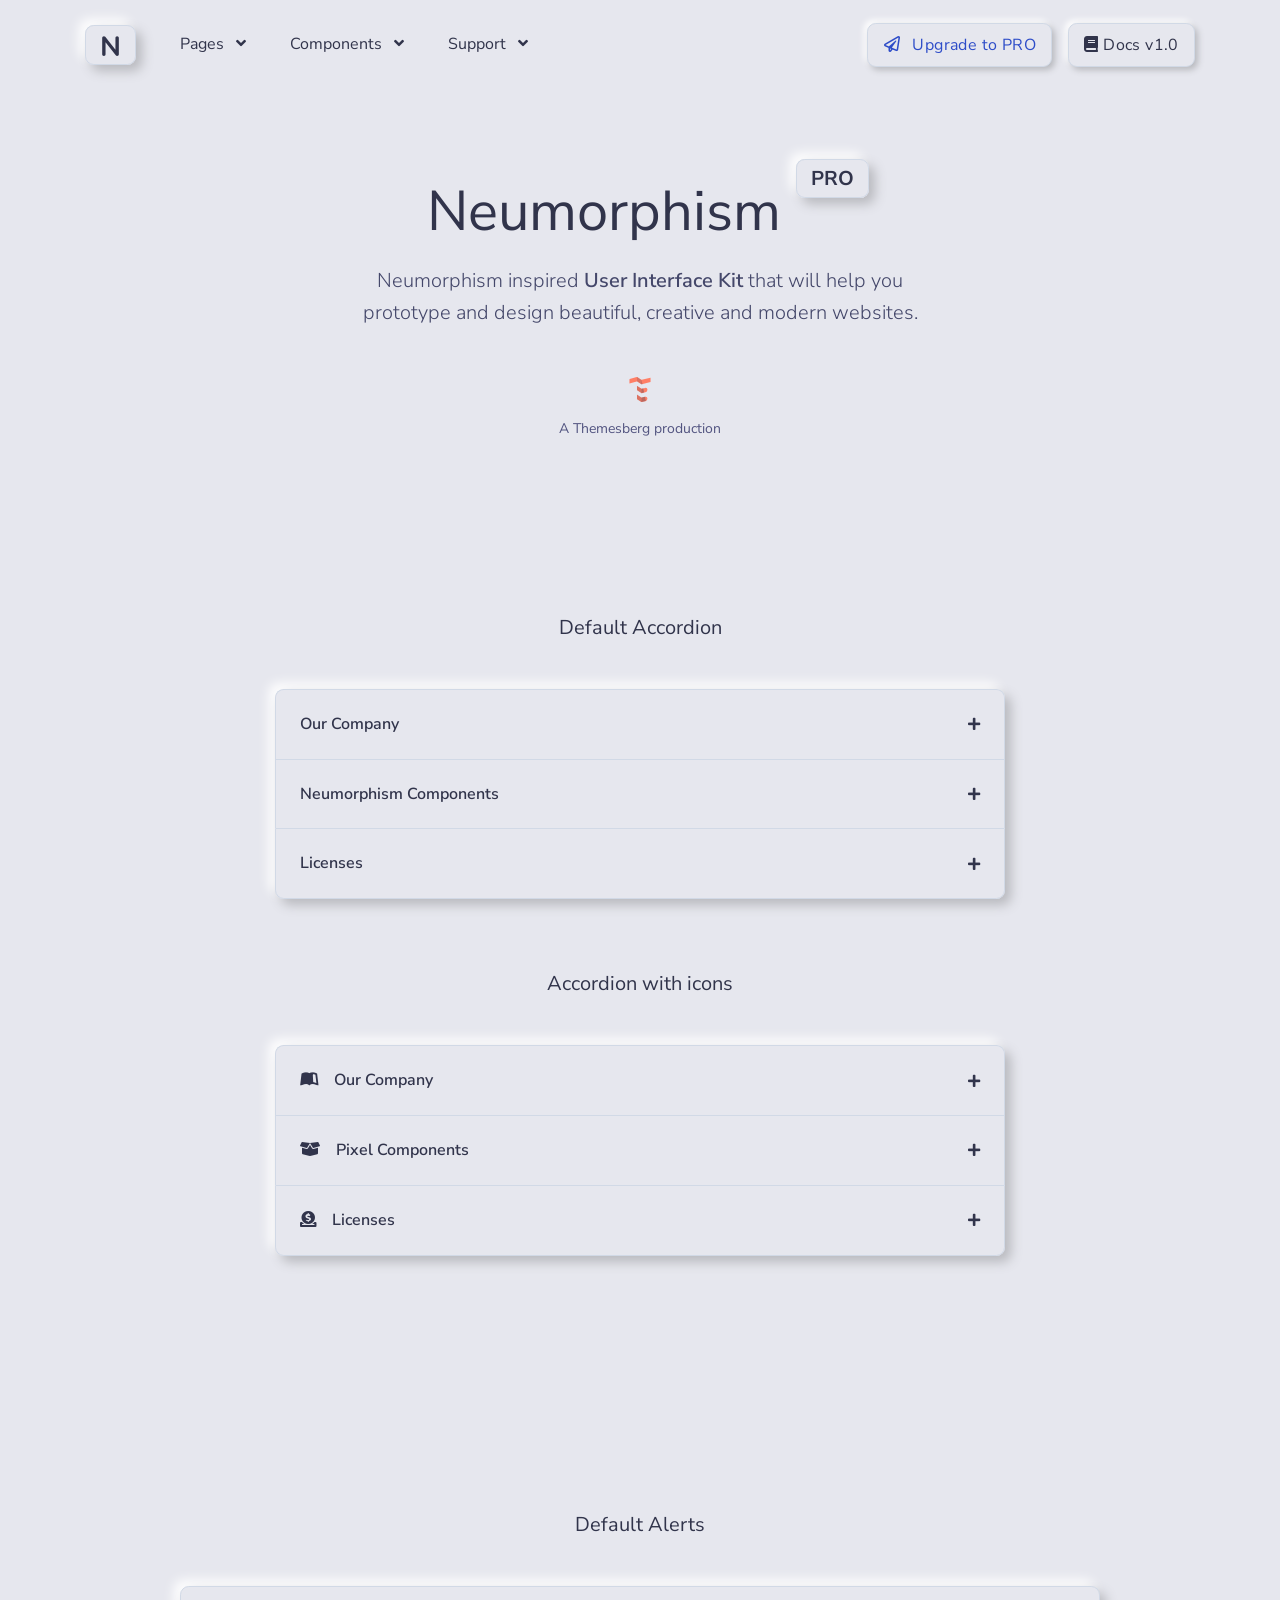
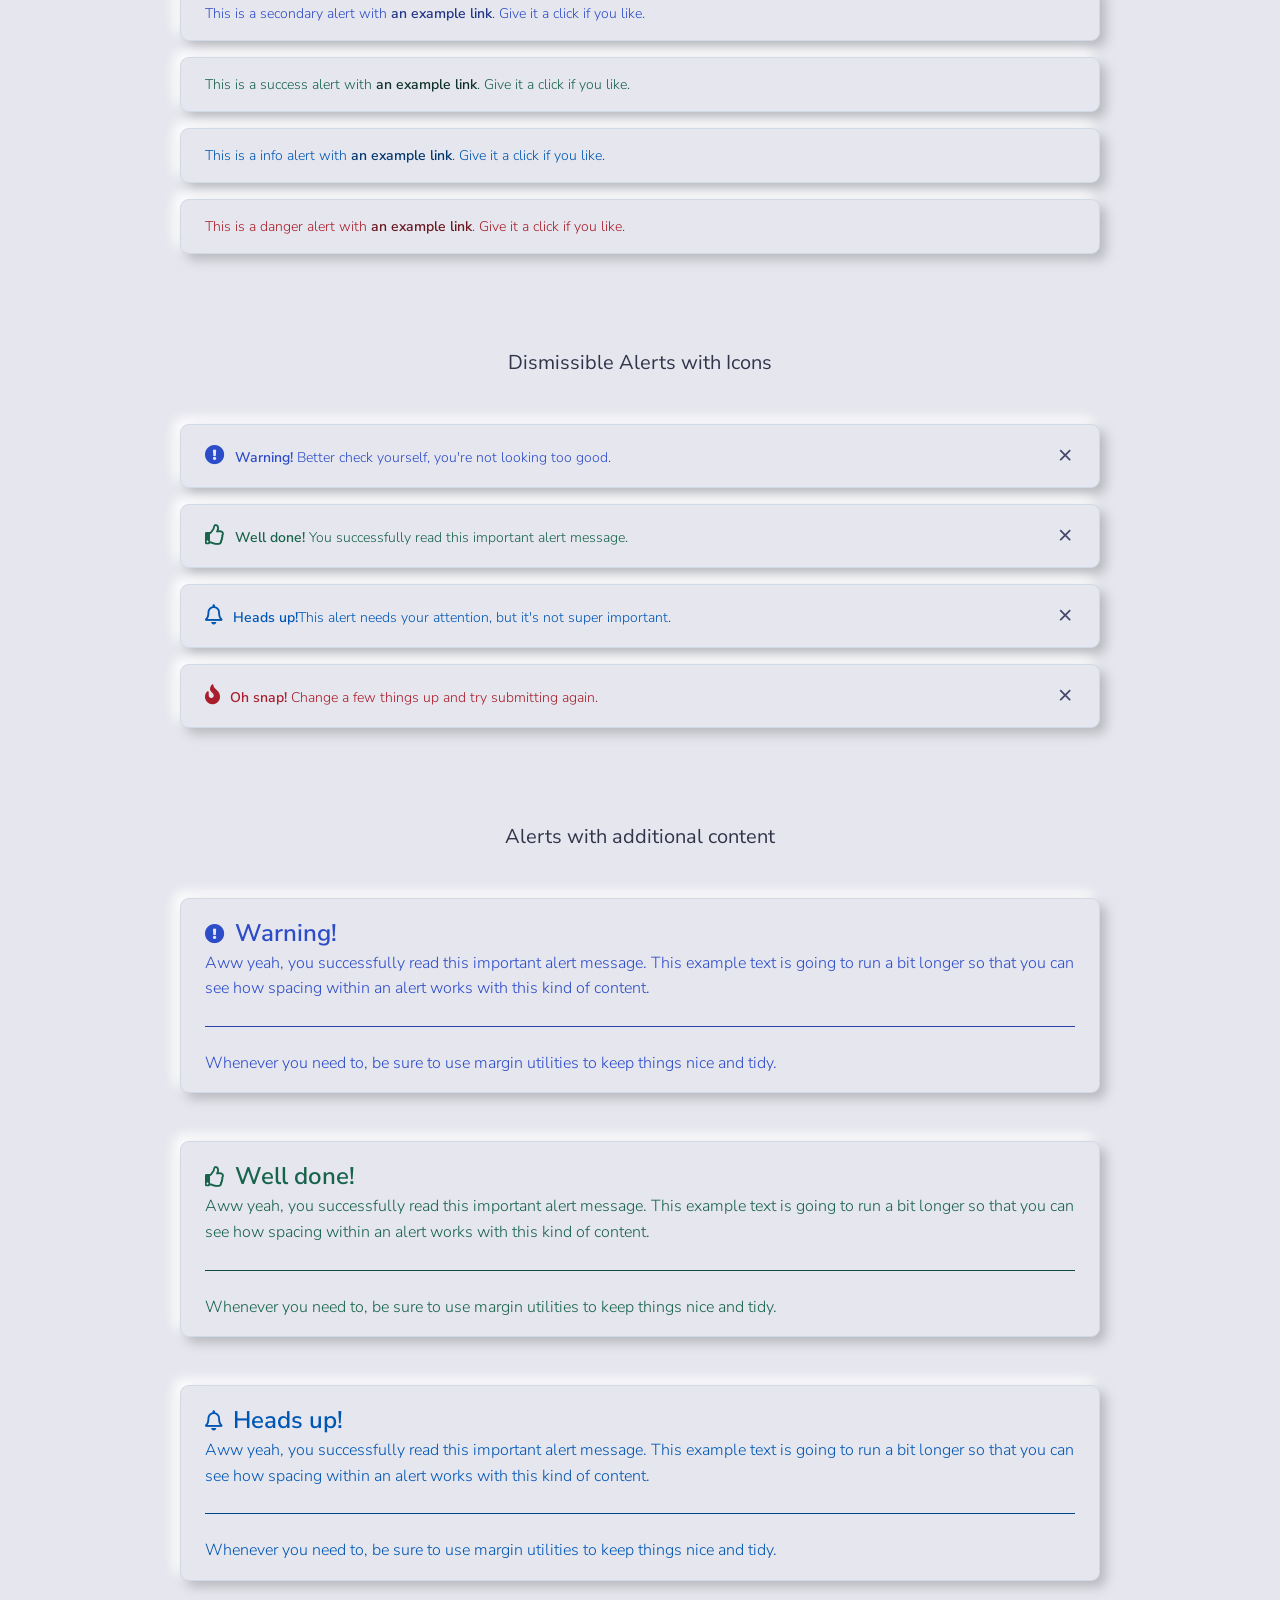
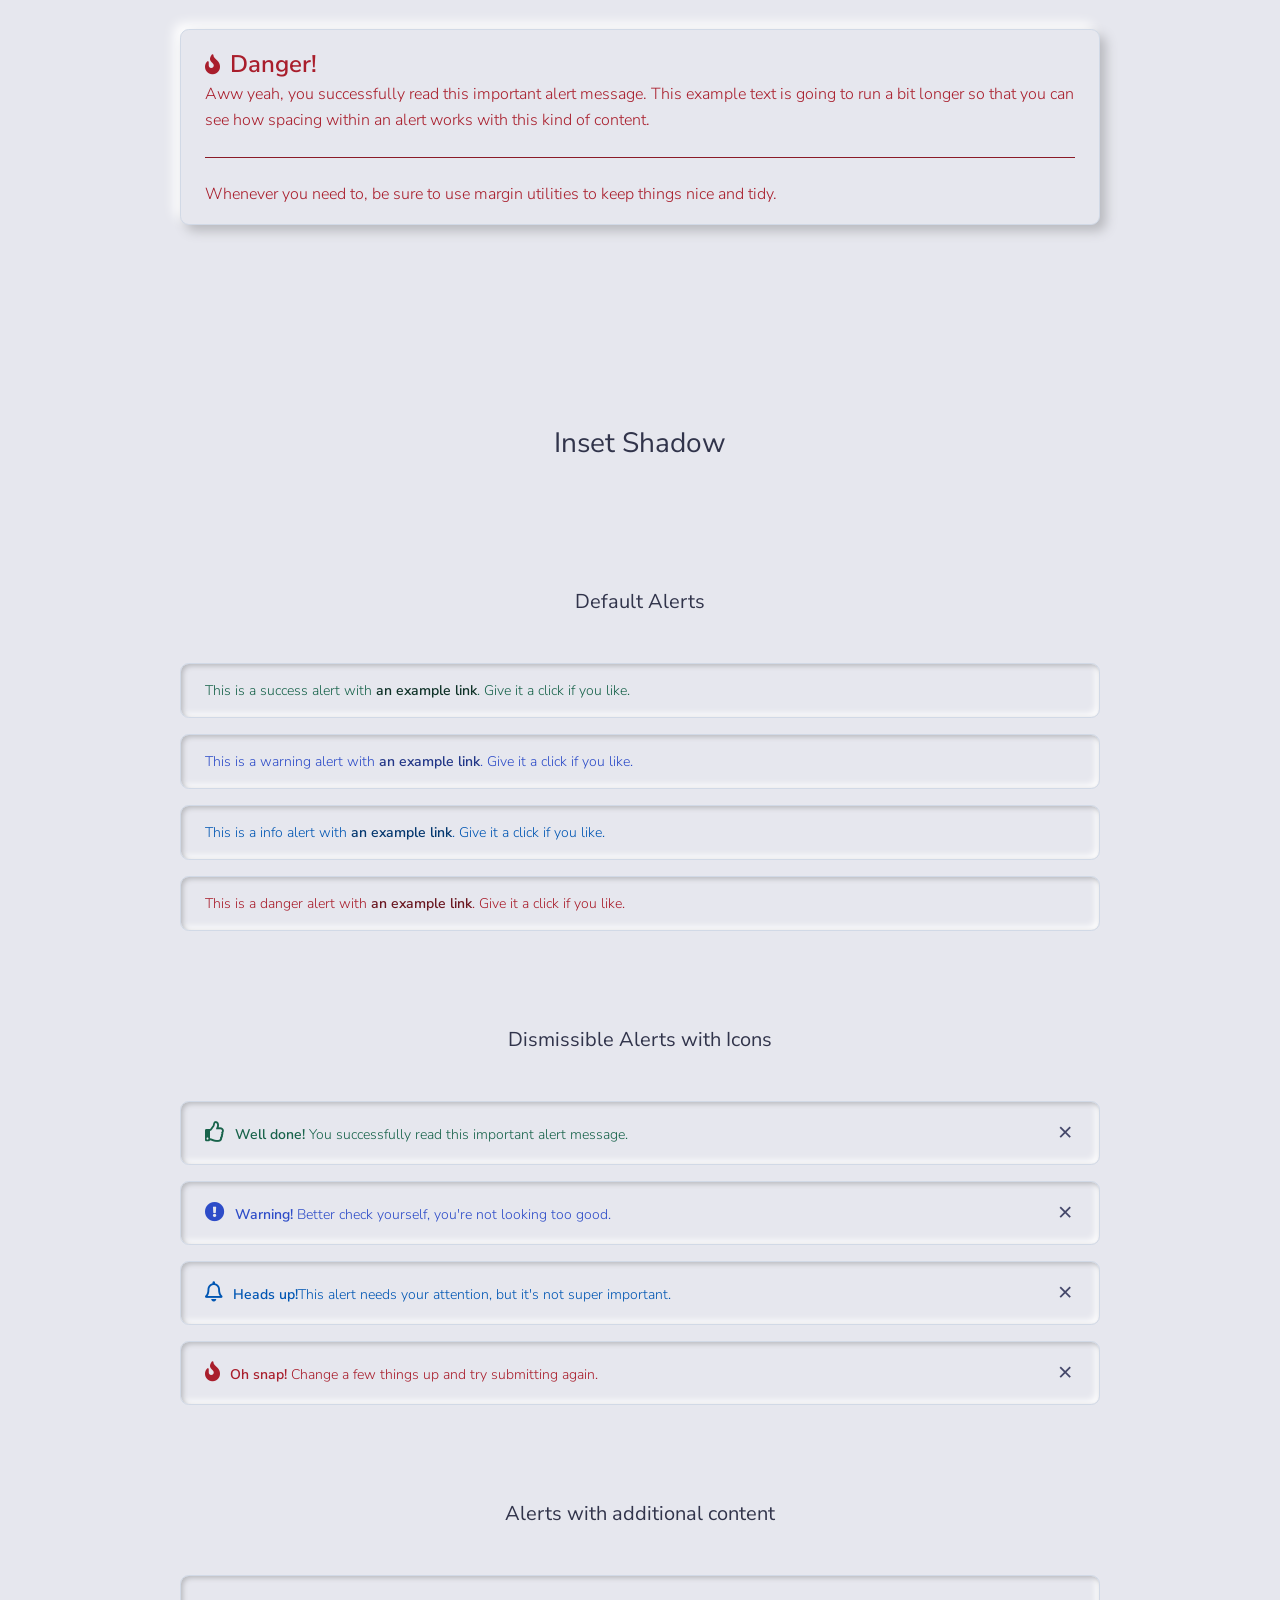
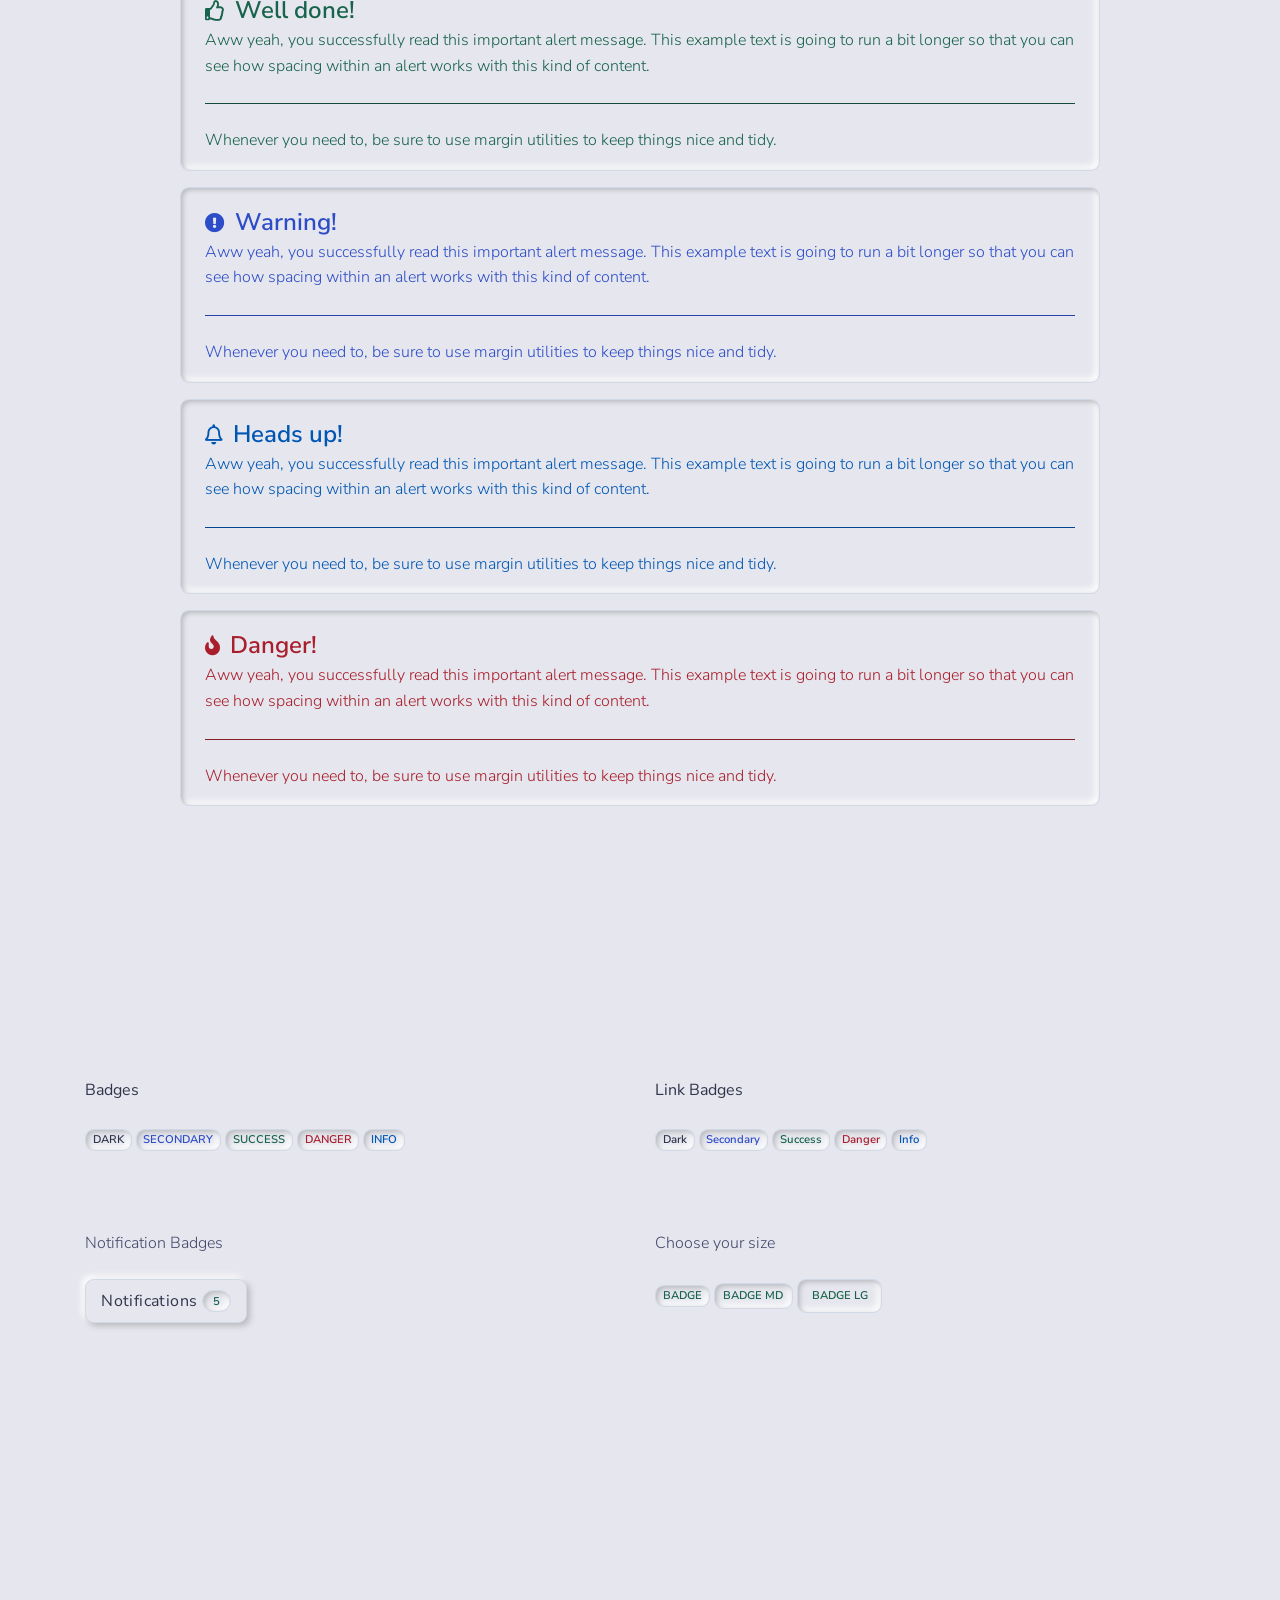
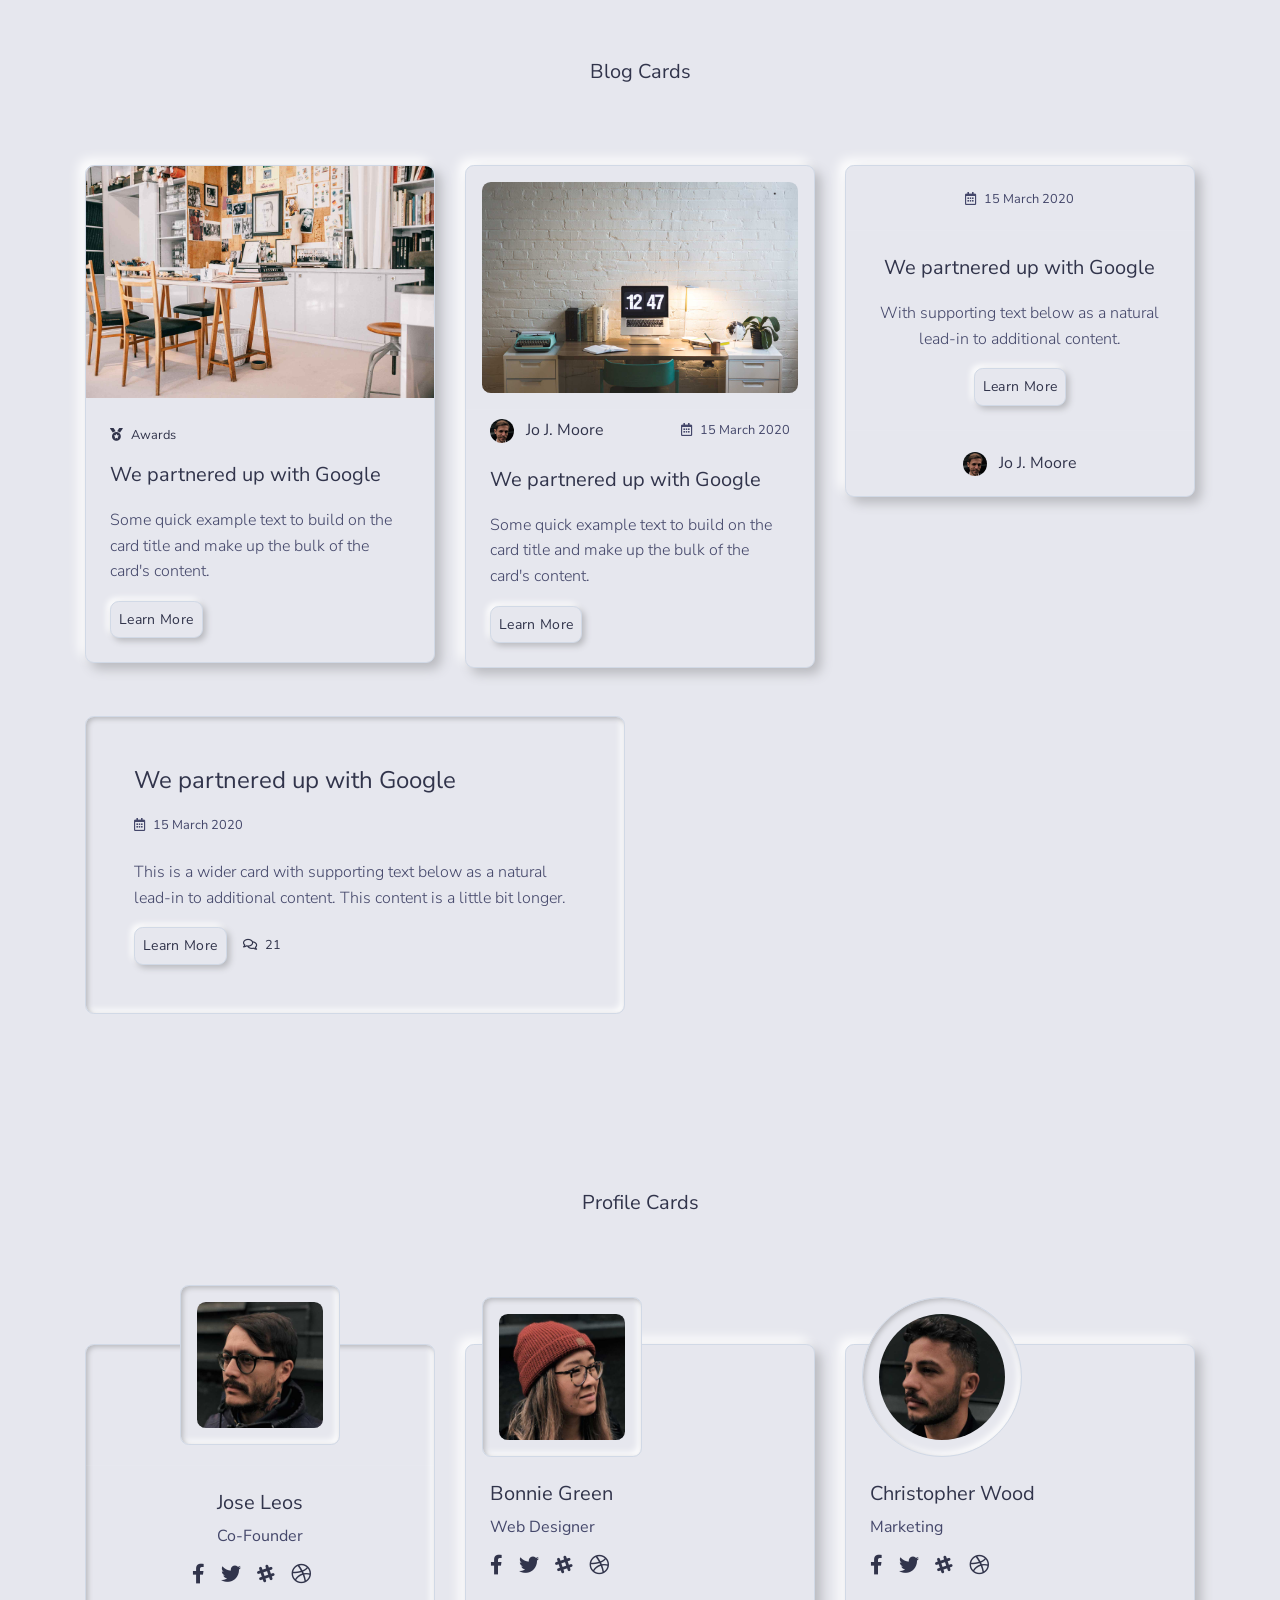
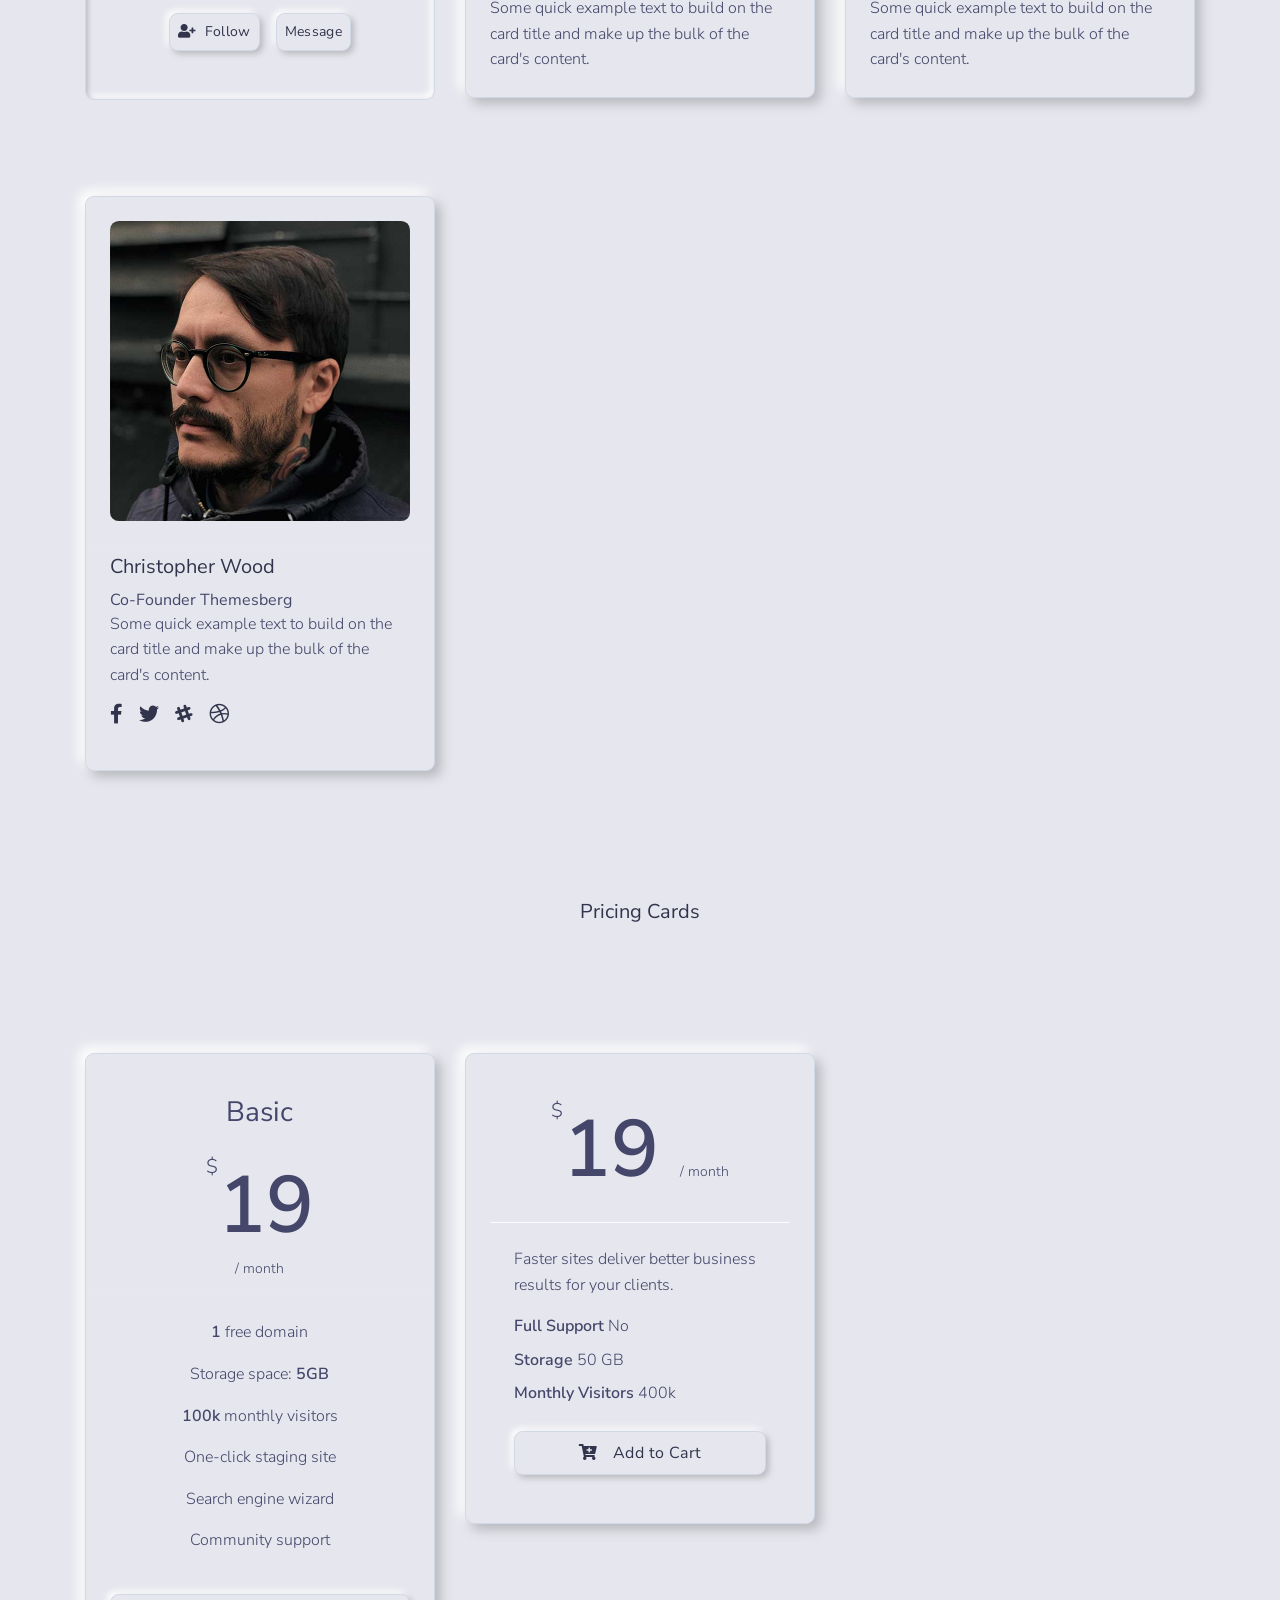
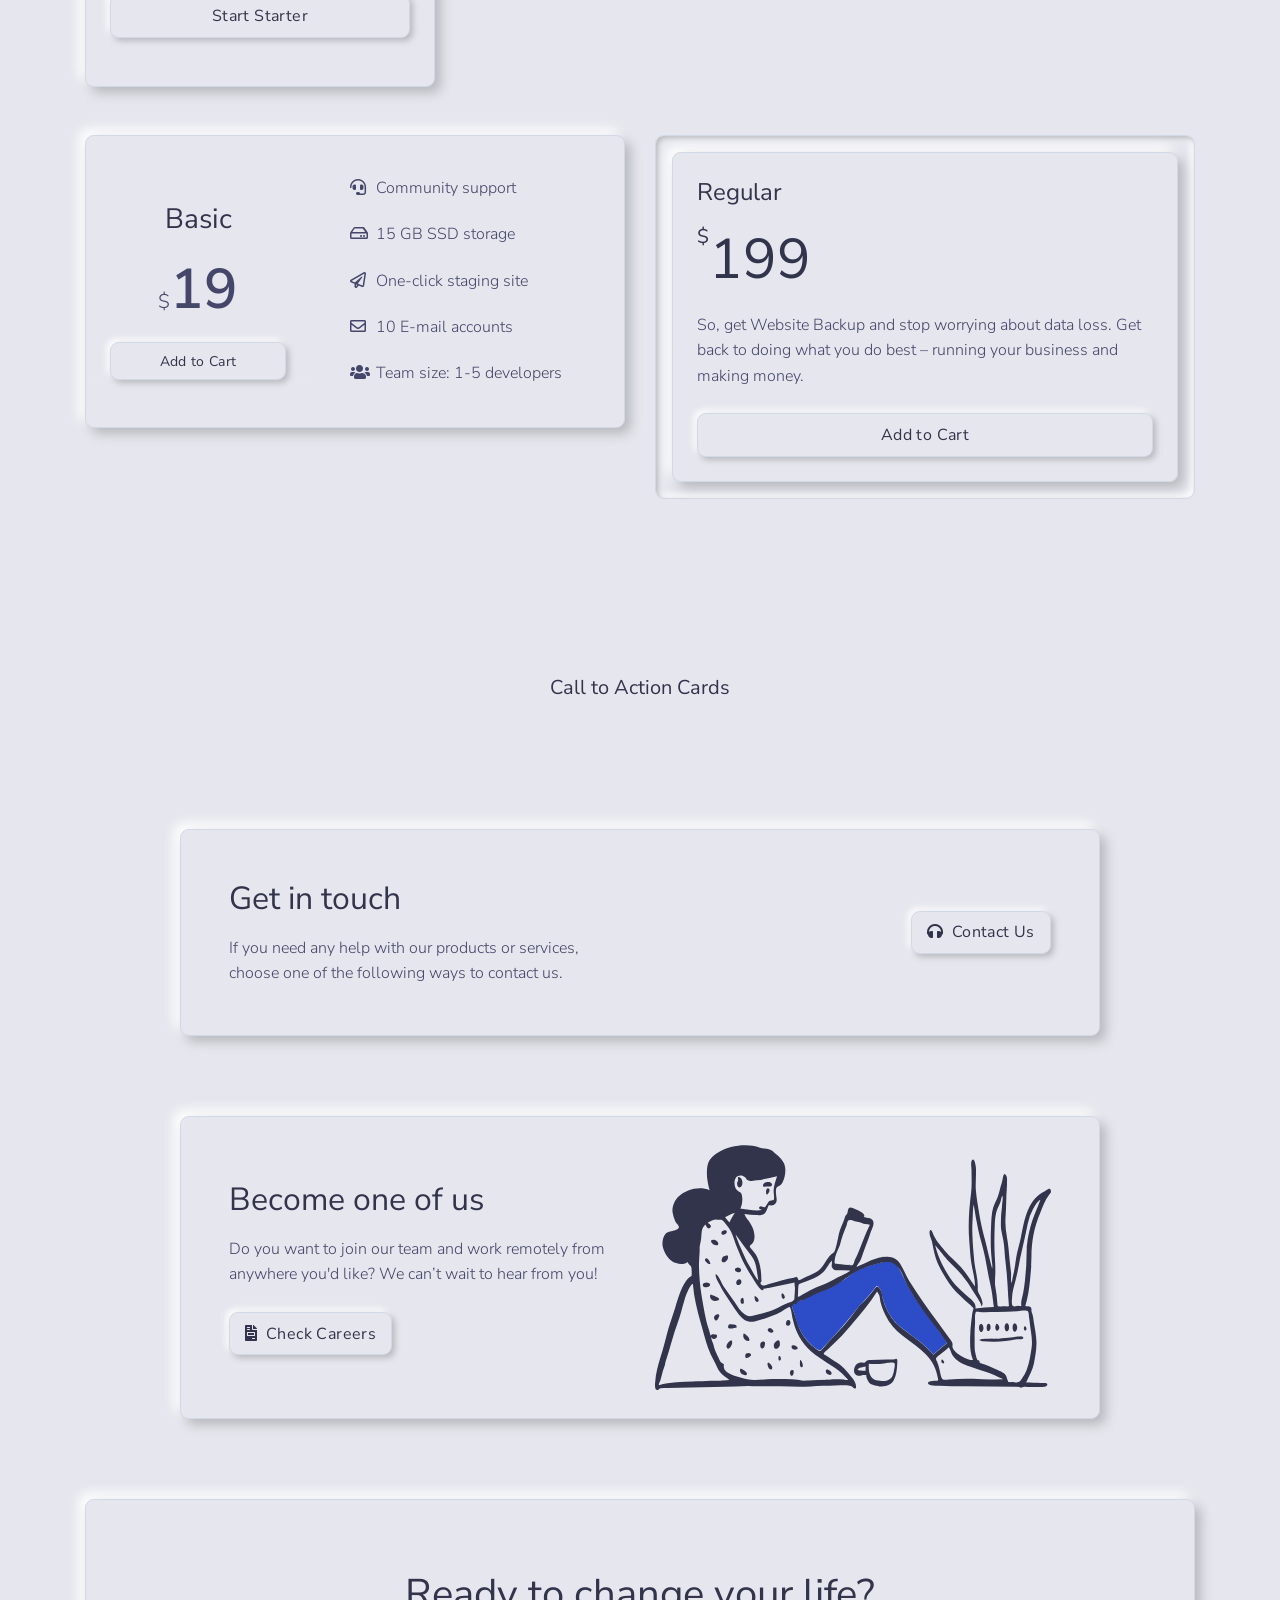
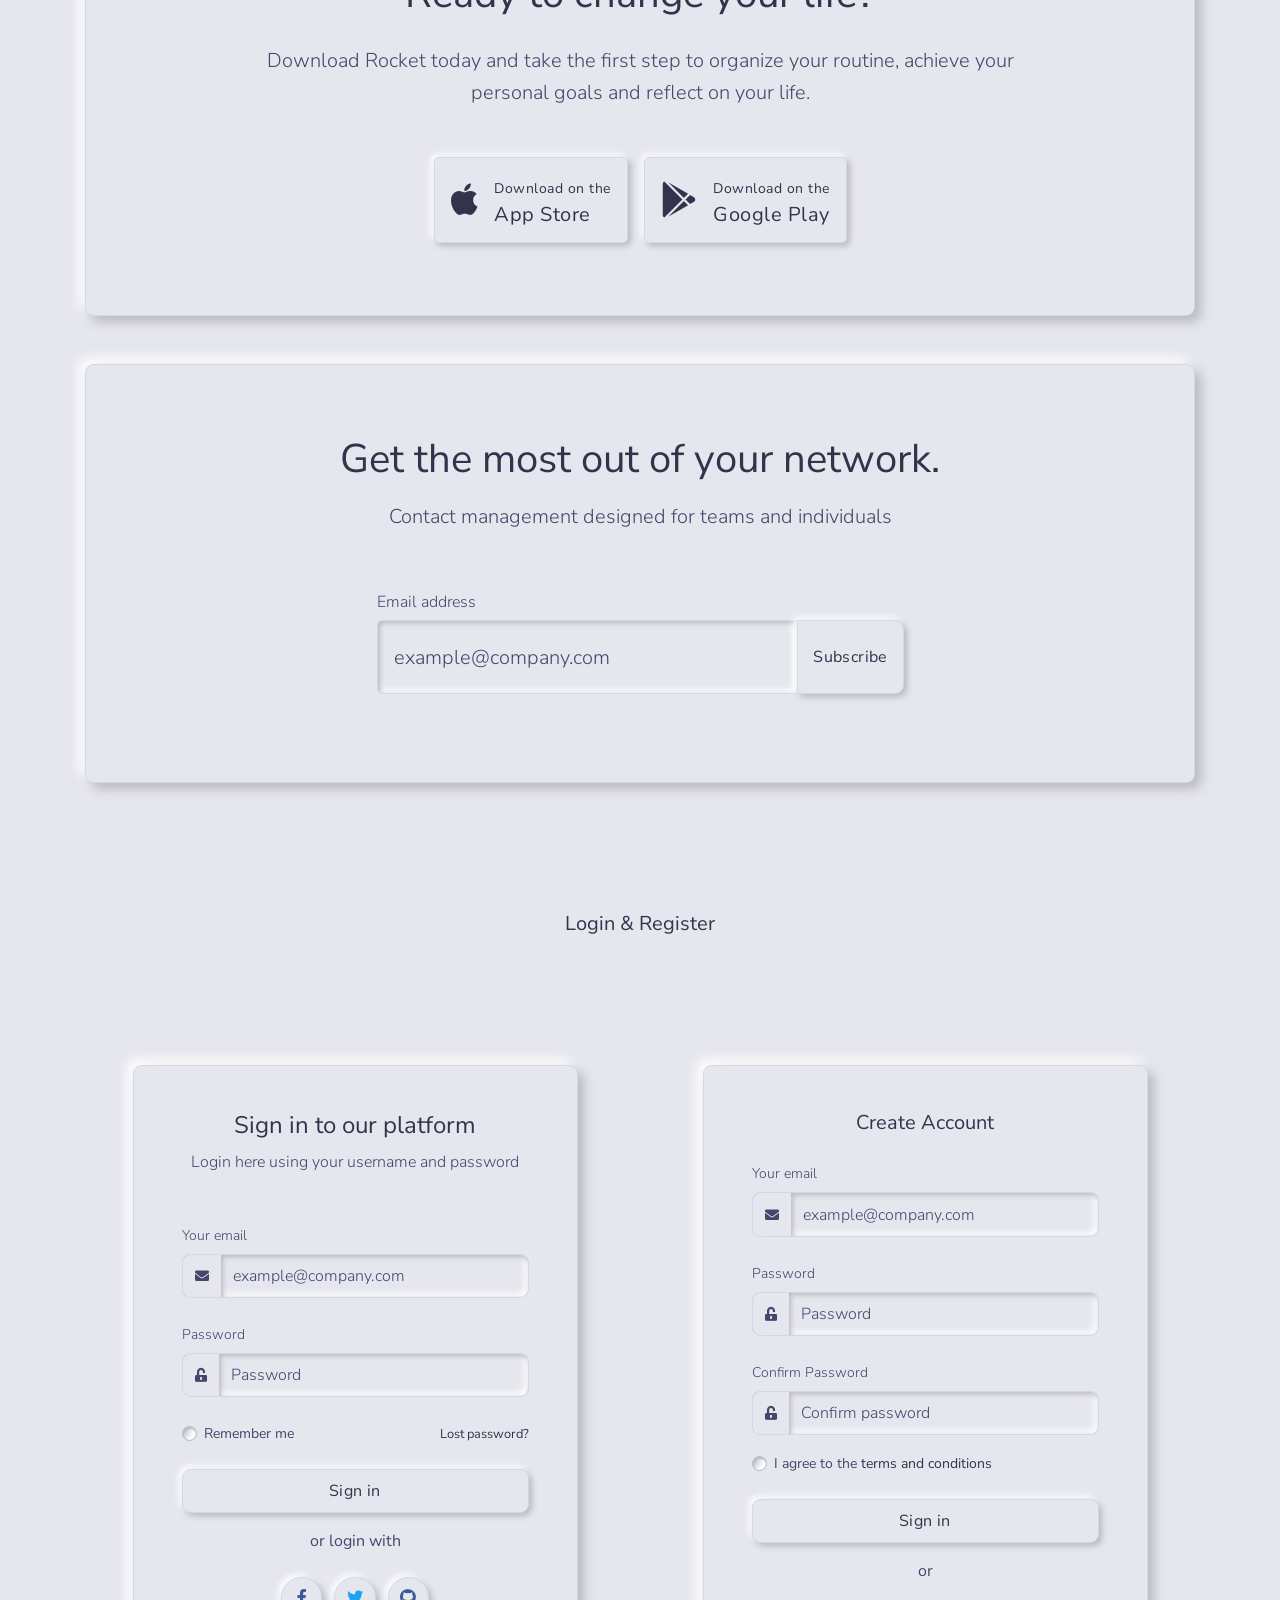
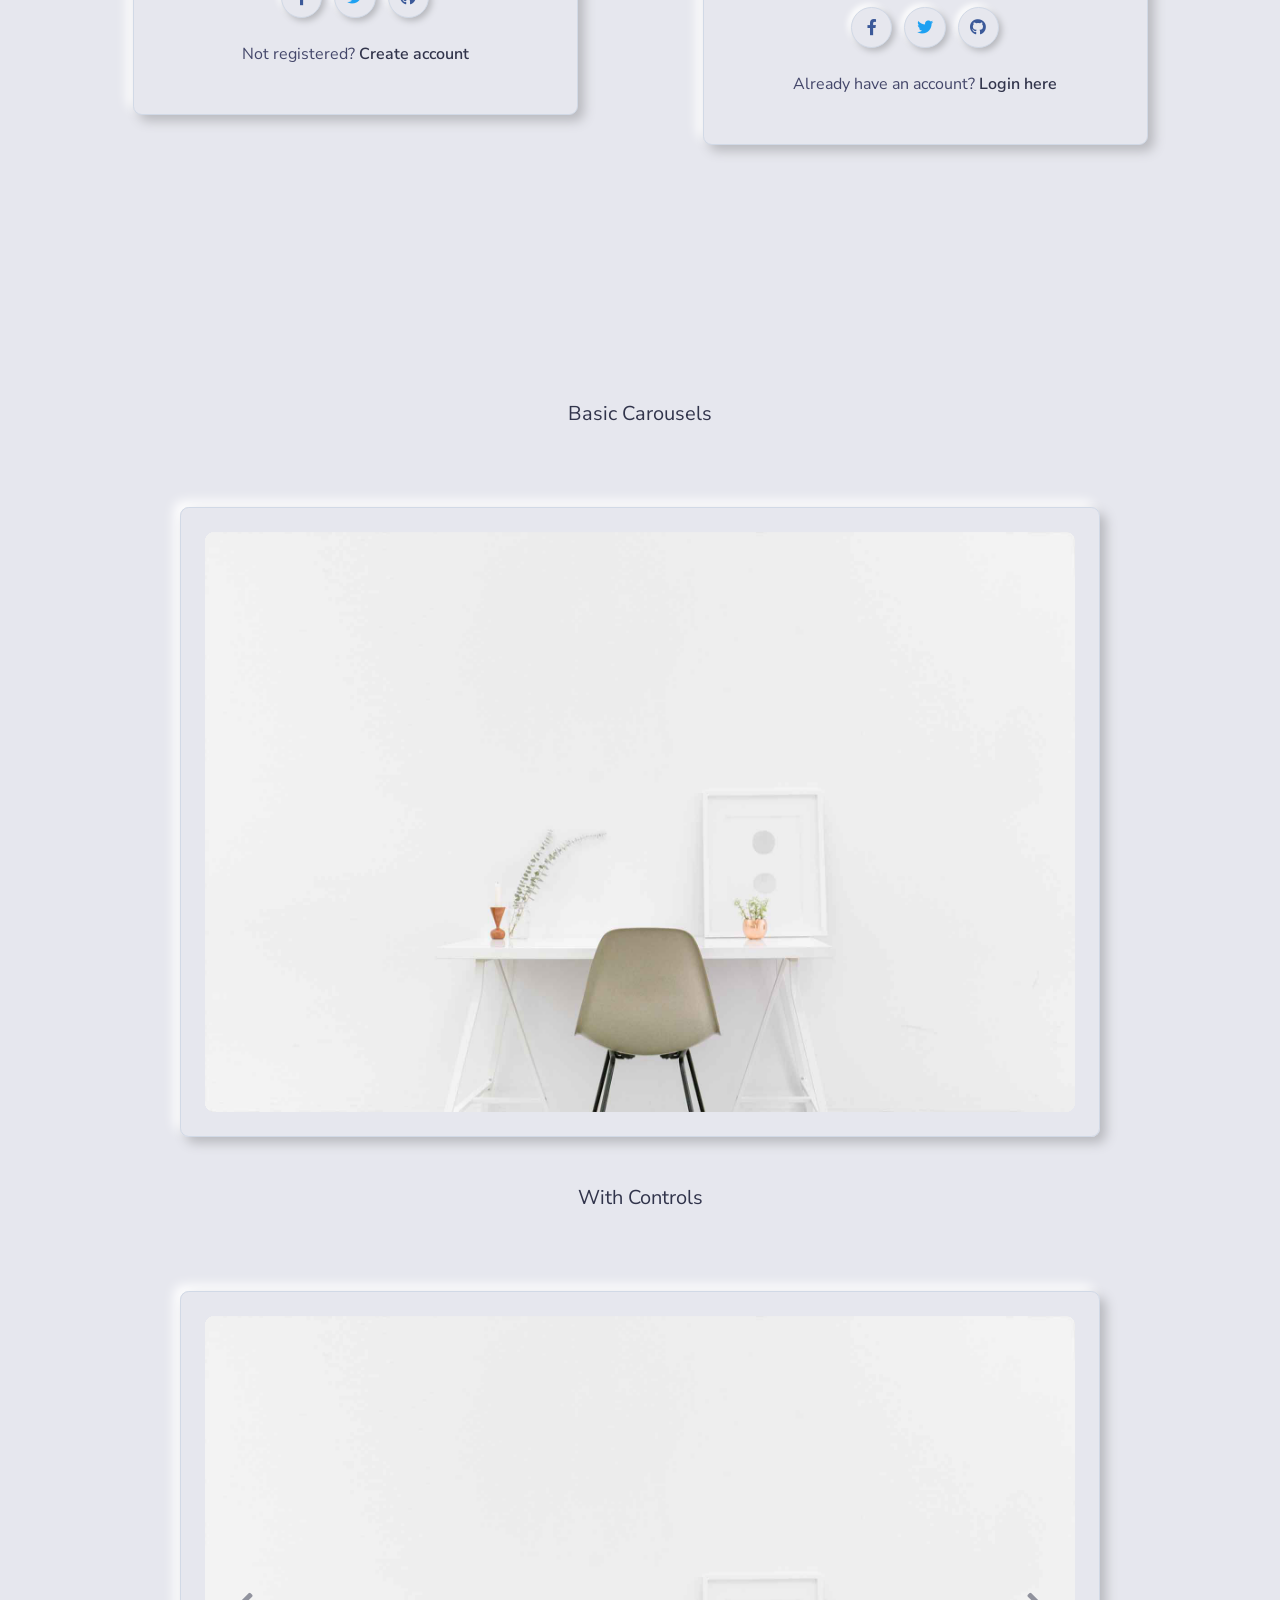
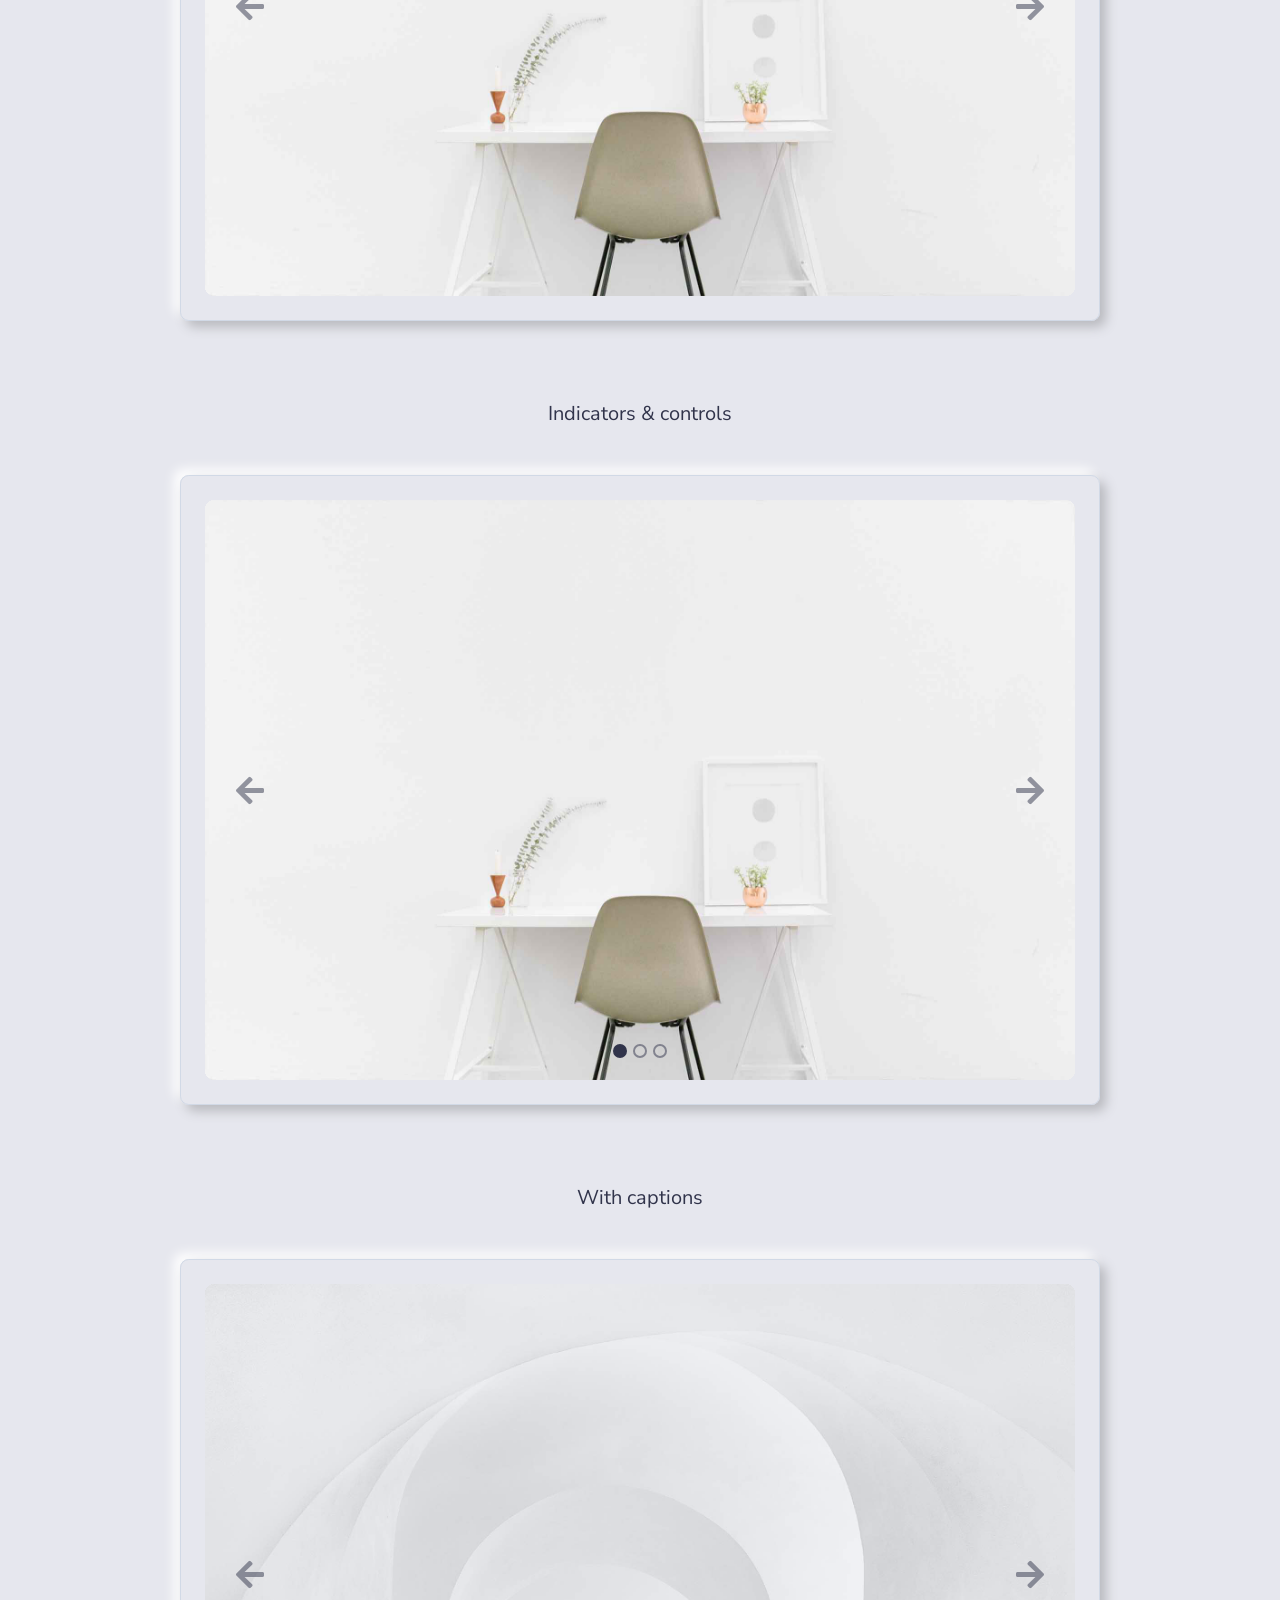
<file: html/components/all.html>
<!--

=========================================================
* Neumorphism UI - v1.0.0
=========================================================

* Product Page: https://themesberg.com/product/ui-kits/neumorphism-ui
* Copyright 2020 Themesberg MIT LICENSE (https://www.themesberg.com/licensing#mit)

* Coded by https://themesberg.com

=========================================================

* The above copyright notice and this permission notice shall be included in all copies or substantial portions of the Software.

--><!DOCTYPE html><html lang="en"><head><meta http-equiv="Content-Type" content="text/html; charset=utf-8"><!-- Primary Meta Tags --><title>Neumorph Pro Components - All</title><meta name="viewport" content="width=device-width,initial-scale=1,shrink-to-fit=no"><meta name="title" content="Neumorph Pro Components - All"><meta name="author" content="Themesberg"><link rel="canonical" href="https://themesberg.com/product/ui-kits/neumorphism-ui/"><!--  Social tags --><meta name="keywords" content="neumorphism, neumorphism ui, neomorphism, neomorphism ui, neomorphism css, neumorphism css, neumorph, neumorphic, design system, login, form, table, tables, card, cards, navbar, modal, icons, icons, map, chat, carousel, menu, datepicker, gallery, slider, date, social, dropdown, search, tab, nav, footer, date picker, forms, tabs, time, button, select, input, timeline, cart, about us, account, log in, blog, profile, portfolio, landing page, ecommerce, shop, landing, register, app, contact, one page, sign up, signup, store, bootstrap 4, bootstrap4, dashboard, bootstrap 4 dashboard, bootstrap 4 design, bootstrap 4 system, bootstrap 4, bootstrap 4 uit kit, bootstrap 4 kit, themesberg, html kit, html css template, web template, bootstrap, bootstrap 4, css3 template, frontend, responsive bootstrap template, bootstrap ui kit, responsive ui kit"><meta name="description" content="Start developing neumorphic web applications and pages using Neumorphism UI. It features over 100 individual components and 5 example pages."><!-- Schema.org markup for Google+ --><meta itemprop="name" content="Neumorphism UI by Themesberg"><meta itemprop="description" content="Start developing neumorphic web applications and pages using Neumorphism UI. It features over 100 individual components and 5 example pages."><meta itemprop="image" content="https://themesberg.s3.us-east-2.amazonaws.com/public/products/neumorphism-ui/neumorphism-thumbnail.jpg"><!-- Twitter Card data --><meta name="twitter:card" content="product"><meta name="twitter:site" content="@themesberg"><meta name="twitter:title" content="Neumorphism UI by Themesberg"><meta name="twitter:description" content="Start developing neumorphic web applications and pages using Neumorphism UI. It features over 100 individual components and 5 example pages."><meta name="twitter:creator" content="@themesberg"><meta name="twitter:image" content="https://themesberg.s3.us-east-2.amazonaws.com/public/products/neumorphism-ui/neumorphism-thumbnail.jpg"><!-- Open Graph data --><meta property="fb:app_id" content="214738555737136"><meta property="og:title" content="Neumorphism UI by Themesberg"><meta property="og:type" content="article"><meta property="og:url" content="https://demo.themesberg.com/neumorphism-ui/"><meta property="og:image" content="https://themesberg.s3.us-east-2.amazonaws.com/public/products/neumorphism-ui/neumorphism-thumbnail.jpg"><meta property="og:description" content="Start developing neumorphic web applications and pages using Neumorphism UI. It features over 100 individual components and 5 example pages."><meta property="og:site_name" content="Themesberg"><!-- Favicon --><link rel="apple-touch-icon" sizes="120x120" href="../../assets/img/favicon/apple-touch-icon.png"><link rel="icon" type="image/png" sizes="32x32" href="../../assets/img/favicon/favicon-32x32.png"><link rel="icon" type="image/png" sizes="16x16" href="../../assets/img/favicon/favicon-16x16.png"><link rel="manifest" href="../../assets/img/favicon/site.webmanifest"><link rel="mask-icon" href="../../assets/img/favicon/safari-pinned-tab.svg" color="#ffffff"><meta name="msapplication-TileColor" content="#ffffff"><meta name="theme-color" content="#ffffff"><!-- Fontawesome --><link type="text/css" href="../../vendor/@fortawesome/fontawesome-free/css/all.min.css" rel="stylesheet"><!-- Pixel CSS --><link type="text/css" href="../../css/neumorphism.css" rel="stylesheet"><!-- NOTICE: You can use the _analytics.html partial to include production code specific code & trackers --><!-- Global site tag (gtag.js) - Google Analytics --><script async src="https://www.googletagmanager.com/gtag/js?id=UA-141734189-1"></script><script>window.dataLayer = window.dataLayer || []; function gtag() { dataLayer.push(arguments); } gtag('js', new Date()); gtag('config', 'UA-141734189-1');</script></head><body><header class="header-global"><nav id="navbar-main" aria-label="Primary navigation" class="navbar navbar-main navbar-expand-lg navbar-theme-primary headroom navbar-dark"><div class="container position-relative"><a class="navbar-brand shadow-soft py-2 px-3 rounded border border-light mr-lg-4" href="../../index.html"><img class="navbar-brand-dark" src="../../assets/img/brand/dark.svg" alt="Logo light"> <img class="navbar-brand-light" src="../../assets/img/brand/dark.svg" alt="Logo dark"></a><div class="navbar-collapse collapse" id="navbar_global"><div class="navbar-collapse-header"><div class="row"><div class="col-6 collapse-brand"><a href="../../index.html" class="navbar-brand shadow-soft py-2 px-3 rounded border border-light"><img src="../../assets/img/brand/dark.svg" alt="Themesberg logo"></a></div><div class="col-6 collapse-close"><a href="#navbar_global" class="fas fa-times" data-toggle="collapse" data-target="#navbar_global" aria-controls="navbar_global" aria-expanded="false" title="close" aria-label="Toggle navigation"></a></div></div></div><ul class="navbar-nav navbar-nav-hover align-items-lg-center"><li class="nav-item dropdown"><a href="#" class="nav-link" data-toggle="dropdown"><span class="nav-link-inner-text">Pages</span> <span class="fas fa-angle-down nav-link-arrow ml-2"></span></a><ul class="dropdown-menu"><li><a class="dropdown-item" href="../../html/pages/about.html">About</a></li><li><a class="dropdown-item" href="../../html/pages/pricing.html">Pricing</a></li><li><a class="dropdown-item" href="../../html/pages/contact.html">Contact</a></li><li><a class="dropdown-item" href="../../html/pages/sign-in.html">Sign in</a></li><li><a class="dropdown-item" href="../../html/pages/sign-up.html">Sign up</a></li></ul></li><li class="nav-item dropdown mega-dropdown"><a href="#" class="nav-link" data-toggle="dropdown"><span class="nav-link-inner-text">Components</span> <span class="fas fa-angle-down nav-link-arrow ml-2"></span></a><div class="dropdown-menu"><div class="row"><div class="col-lg-6 inside-bg d-none d-lg-block"><div class="justify-content-center bg-primary text-white"><div class="px-6 pb-5 pt-3"><img src="../../assets/img/megamenu-image.jpg" alt="Pixel Components"></div><div class="z-2 pb-4 text-center"><a href="../../html/components/all.html" class="btn btn-primary mb-2 mb-sm-0 mr-3 text-secondary"><span class="mr-1"><span class="fas fa-th-large"></span></span> All components </a><a href="https://themesberg.com/docs/neumorphism-ui/components/alerts" target="_blank" class="btn btn-primary mb-2 mb-sm-0"><span class="mr-1"><span class="fas fa-book"></span></span> Docs v1.0</a></div></div></div><div class="col pl-0"><ul class="list-style-none"><li><a class="dropdown-item" href="../../html/components/accordions.html">Accordions</a></li><li><a class="dropdown-item" href="../../html/components/alerts.html">Alerts</a></li><li><a class="dropdown-item" href="../../html/components/badges.html">Badges</a></li><li><a class="dropdown-item" href="../../html/components/bootstrap-carousels.html">Bootstrap Carousels</a></li><li><a class="dropdown-item" href="../../html/components/breadcrumbs.html">Breadcrumbs</a></li><li><a class="dropdown-item" href="../../html/components/buttons.html">Buttons</a></li><li><a class="dropdown-item d-flex align-items-center justify-content-between" href="https://themesberg.com/docs/neumorphism-ui/plugins/jquery-counters/" target="_blank">Counters <span class="badge badge-dark ml-3">Pro</span></a></li><li><a class="dropdown-item" href="../../html/components/cards.html">Cards</a></li><li><a class="dropdown-item d-flex align-items-center justify-content-between" href="https://themesberg.com/docs/neumorphism-ui/components/e-commerce/" target="_blank">E-commerce <span class="badge badge-dark ml-3">Pro</span></a></li></ul></div><div class="col pl-0"><ul class="list-style-none"><li><a class="dropdown-item" href="../../html/components/forms.html">Forms</a></li><li><a class="dropdown-item d-flex align-items-center justify-content-between" href="https://themesberg.com/docs/neumorphism-ui/components/icon-boxes/" target="_blank">Icon Boxes <span class="badge badge-dark ml-3">Pro</span></a></li><li><a class="dropdown-item" href="../../html/components/modals.html">Modals</a></li><li><a class="dropdown-item" href="../../html/components/navs.html">Navs</a></li><li><a class="dropdown-item d-flex align-items-center justify-content-between" href="https://themesberg.com/docs/neumorphism-ui/plugins/owl-carousel/" target="_blank">Owl Carousels <span class="badge badge-dark ml-3">Pro</span></a></li><li><a class="dropdown-item" href="../../html/components/pagination.html">Pagination</a></li><li><a class="dropdown-item" href="../../html/components/popovers.html">Popovers</a></li><li><a class="dropdown-item" href="../../html/components/progress-bars.html">Progress Bars</a></li></ul></div><div class="col pl-0"><ul class="list-style-none"><li><a class="dropdown-item d-flex align-items-center justify-content-between" href="https://themesberg.com/docs/neumorphism-ui/components/icon-boxes/#steps" target="_blank">Steps <span class="badge badge-dark ml-3">Pro</span></a></li><li><a class="dropdown-item" href="../../html/components/tables.html">Tables</a></li><li><a class="dropdown-item" href="../../html/components/tabs.html">Tabs</a></li><li><a class="dropdown-item" href="../../html/components/toasts.html">Toasts</a></li><li><a class="dropdown-item d-flex align-items-center justify-content-between" href="https://themesberg.com/docs/neumorphism-ui/components/timelines/" target="_blank">Timelines <span class="badge badge-dark ml-3">Pro</span></a></li><li><a class="dropdown-item" href="../../html/components/tooltips.html">Tooltips</a></li><li><a class="dropdown-item" href="../../html/components/typography.html">Typography</a></li><li><a class="dropdown-item d-flex align-items-center justify-content-between" href="https://demo.themesberg.com/neumorphism-ui-pro/html/components/widgets.html" target="_blank">Widgets <span class="badge badge-dark ml-3">Pro</span></a></li></ul></div></div></div></li><li class="nav-item dropdown"><a href="#" class="nav-link" data-toggle="dropdown"><span class="nav-link-inner-text">Support</span> <span class="fas fa-angle-down nav-link-arrow ml-2"></span></a><div class="dropdown-menu dropdown-menu-lg"><div class="col-auto px-0" data-dropdown-content><div class="list-group list-group-flush"><a href="https://themesberg.com/docs/neumorphism-ui/getting-started/quick-start/" target="_blank" class="list-group-item list-group-item-action d-flex align-items-center p-0 py-3 px-lg-4"><span class="icon icon-sm icon-secondary"><span class="fas fa-file-alt"></span></span><div class="ml-4"><span class="text-dark d-block">Documentation<span class="badge badge-sm badge-secondary ml-2">v1.0</span></span> <span class="small">Examples and guides</span></div></a><a href="https://github.com/themesberg/th-neumorphism-ui-pro/issues" target="_blank" class="list-group-item list-group-item-action d-flex align-items-center p-0 py-3 px-lg-4"><span class="icon icon-sm icon-secondary"><span class="fas fa-microphone-alt"></span></span><div class="ml-4"><span class="text-dark d-block">Support</span> <span class="small">Looking for answers? Ask us!</span></div></a></div></div></div></li></ul></div><div class="d-flex align-items-center"><a href="https://themesberg.com/product/ui-kits/neumorphism-ui-pro" target="_blank" class="btn btn-primary text-secondary mr-3"><i class="far fa-paper-plane mr-2"></i> Upgrade to PRO</a> <a href="https://themesberg.com/docs/neumorphism-ui/getting-started/quick-start/" target="_blank" class="btn btn-primary d-none d-md-inline-block"><i class="fas fa-book"></i> Docs v1.0</a> <button class="navbar-toggler ml-2" type="button" data-toggle="collapse" data-target="#navbar_global" aria-controls="navbar_global" aria-expanded="false" aria-label="Toggle navigation"><span class="navbar-toggler-icon"></span></button></div></div></nav></header><main><section class="section section bg-primary pb-5 overflow-hidden z-2"><div class="container z-2"><div class="row justify-content-center text-center pt-6"><div class="col-lg-8 col-xl-8"><h1 class="display-2 mb-3">Neumorphism<span class="presentation-badge bg-primary border border-light shadow-soft font-weight-bolder text-dark">PRO</span></h1><p class="lead px-md-6 mb-5">Neumorphism inspired <strong>User Interface Kit</strong> that will help you prototype and design beautiful, creative and modern websites.</p><a href="https://themesberg.com" target="_blank" class="d-flex justify-content-center flex-column"><img src="../../assets/img/themesberg.svg" height="25" class="mb-3" alt="Themesberg Logo"> <span class="text-muted font-small">A Themesberg production</span></a></div></div></div></section><div class="section bg-primary section-lg"><div class="container"><!-- Title --><div class="row"><div class="col text-center"><div class="mb-5"><span class="h5 text-center">Default Accordion</span></div></div></div><div class="row justify-content-center"><div class="col-12 col-md-10 col-lg-8"><!--Accordion--><div class="accordion shadow-soft rounded" id="accordionExample1"><div class="card card-sm card-body bg-primary border-light mb-0"><a href="#panel-1" data-target="#panel-1" class="accordion-panel-header" data-toggle="collapse" role="button" aria-expanded="false" aria-controls="panel-1"><span class="h6 mb-0 font-weight-bold">Our Company</span> <span class="icon"><span class="fas fa-plus"></span></span></a><div class="collapse" id="panel-1"><div class="pt-3"><p class="mb-0">At Themesberg, our mission has always been focused on bringing openness and transparency to the design process. We've always believed that by providing a space where designers can share ongoing work not only empowers them to make better products, it also helps them grow. We're proud to be a part of creating a more open culture and to continue building a product that supports this vision.</p></div></div></div><div class="card card-sm card-body bg-primary border-light mb-0"><a href="#panel-2" data-target="#panel-2" class="accordion-panel-header" data-toggle="collapse" role="button" aria-expanded="false" aria-controls="panel-1"><span class="h6 mb-0 font-weight-bold">Neumorphism Components</span> <span class="icon"><span class="fas fa-plus"></span></span></a><div class="collapse" id="panel-2"><div class="pt-3"><p class="mb-0">At Themesberg, our mission has always been focused on bringing openness and transparency to the design process. We've always believed that by providing a space where designers can share ongoing work not only empowers them to make better products, it also helps them grow. We're proud to be a part of creating a more open culture and to continue building a product that supports this vision.</p></div></div></div><div class="card card-sm card-body bg-primary border-light"><a href="#panel-3" data-target="#panel-3" class="accordion-panel-header" data-toggle="collapse" role="button" aria-expanded="false" aria-controls="panel-1"><span class="h6 mb-0 font-weight-bold">Licenses</span> <span class="icon"><span class="fas fa-plus"></span></span></a><div class="collapse" id="panel-3"><div class="pt-3"><p class="mb-0">At Themesberg, our mission has always been focused on bringing openness and transparency to the design process. We've always believed that by providing a space where designers can share ongoing work not only empowers them to make better products, it also helps them grow. We're proud to be a part of creating a more open culture and to continue building a product that supports this vision.</p></div></div></div></div><!--End of Accordion--></div></div><!-- Title --><div class="row"><div class="col text-center"><div class="my-5"><span class="h5 text-center">Accordion with icons</span></div></div></div><div class="row justify-content-center"><div class="col-12 col-md-10 col-lg-8"><!--Accordion--><div class="accordion shadow-soft rounded"><div class="card card-sm card-body bg-primary border-light mb-0"><a href="#panel-4" data-target="#panel-4" class="accordion-panel-header" data-toggle="collapse" role="button" aria-expanded="false" aria-controls="panel-1"><span class="icon-title h6 mb-0 font-weight-bold"><span class="fab fa-leanpub"></span>Our Company</span> <span class="icon"><span class="fas fa-plus"></span></span></a><div class="collapse" id="panel-4"><div class="pt-3"><p class="mb-0">At Themesberg, our mission has always been focused on bringing openness and transparency to the design process. We've always believed that by providing a space where designers can share ongoing work not only empowers them to make better products, it also helps them grow. We're proud to be a part of creating a more open culture and to continue building a product that supports this vision.</p></div></div></div><div class="card card-sm card-body bg-primary border-light mb-0"><a href="#panel-5" data-target="#panel-5" class="accordion-panel-header" data-toggle="collapse" role="button" aria-expanded="false" aria-controls="panel-1"><span class="icon-title h6 mb-0 font-weight-bold"><span class="fas fa-box-open"></span>Pixel Components</span> <span class="icon"><span class="fas fa-plus"></span></span></a><div class="collapse" id="panel-5"><div class="pt-3"><p class="mb-0">At Themesberg, our mission has always been focused on bringing openness and transparency to the design process. We've always believed that by providing a space where designers can share ongoing work not only empowers them to make better products, it also helps them grow. We're proud to be a part of creating a more open culture and to continue building a product that supports this vision.</p></div></div></div><div class="card card-sm card-body bg-primary border-light mb-0"><a href="#panel-6" data-target="#panel-6" class="accordion-panel-header" data-toggle="collapse" role="button" aria-expanded="false" aria-controls="panel-1"><span class="icon-title h6 mb-0 font-weight-bold"><span class="fas fa-donate"></span>Licenses</span> <span class="icon"><span class="fas fa-plus"></span></span></a><div class="collapse" id="panel-6"><div class="pt-3"><p class="mb-0">At Themesberg, our mission has always been focused on bringing openness and transparency to the design process. We've always believed that by providing a space where designers can share ongoing work not only empowers them to make better products, it also helps them grow. We're proud to be a part of creating a more open culture and to continue building a product that supports this vision.</p></div></div></div></div><!--End of Accordion--></div></div></div></div><div class="section bg-primary section-lg"><div class="container"><!-- Title --><div class="row"><div class="col text-center"><div class="mb-5"><span class="h5 text-center">Default Alerts</span></div></div></div><!-- End of title--><div class="row justify-content-center"><div class="col-12 col-md-10"><div class="alert alert-secondary shadow-soft" role="alert"><span class="alert-inner--text">This is a secondary alert with <a href="#" class="alert-link">an example link</a>. Give it a click if you like.</span></div><div class="alert alert-success shadow-soft" role="alert"><span class="alert-inner--text">This is a success alert with <a href="#" class="alert-link">an example link</a>. Give it a click if you like.</span></div><div class="alert alert-info shadow-soft" role="alert"><span class="alert-inner--text">This is a info alert with <a href="#" class="alert-link">an example link</a>. Give it a click if you like.</span></div><div class="alert alert-danger shadow-soft" role="alert"><span class="alert-inner--text">This is a danger alert with <a href="#" class="alert-link">an example link</a>. Give it a click if you like.</span></div></div></div><!-- Title --><div class="row"><div class="col text-center"><div class="mt-6 mb-5"><span class="h5 text-center">Dismissible Alerts with Icons</span></div></div></div><!-- End of Title --><div class="row justify-content-center"><div class="col-12 col-md-10"><div class="alert alert-secondary alert-dismissible shadow-soft fade show" role="alert"><span class="alert-inner--icon"><span class="fas fa-exclamation-circle"></span></span> <span class="alert-inner--text"><strong>Warning!</strong> Better check yourself, you're not looking too good.</span> <button type="button" class="close text-dark" data-dismiss="alert" aria-label="Close"><span aria-hidden="true">&times;</span></button></div><div class="alert alert-success alert-dismissible shadow-soft fade show" role="alert"><span class="alert-inner--icon"><span class="far fa-thumbs-up"></span></span> <span class="alert-inner--text"><strong>Well done!</strong> You successfully read this important alert message.</span> <button type="button" class="close" data-dismiss="alert" aria-label="Close"><span aria-hidden="true">&times;</span></button></div><div class="alert alert-info alert-dismissible shadow-soft fade show" role="alert"><span class="alert-inner--icon"><span class="far fa-bell"></span></span> <span class="alert-inner--text"><strong>Heads up!</strong>This alert needs your attention, but it's not super important.</span> <button type="button" class="close" data-dismiss="alert" aria-label="Close"><span aria-hidden="true">&times;</span></button></div><div class="alert alert-danger alert-dismissible shadow-soft fade show" role="alert"><span class="alert-inner--icon"><span class="fas fa-fire"></span></span> <span class="alert-inner--text"><strong>Oh snap!</strong> Change a few things up and try submitting again.</span> <button type="button" class="close" data-dismiss="alert" aria-label="Close"><span aria-hidden="true">&times;</span></button></div></div></div><!-- Title --><div class="row"><div class="col text-center"><div class="mt-6 mb-5"><span class="h5 text-center">Alerts with additional content</span></div></div></div><!-- End of Title --><div class="row justify-content-center"><div class="col-12 col-md-10"><div class="alert alert-secondary shadow-soft mb-4 mb-lg-5" role="alert"><span class="alert-inner--icon icon-lg"><span class="fas fa-exclamation-circle"></span></span> <span class="alert-heading">Warning!</span><p>Aww yeah, you successfully read this important alert message. This example text is going to run a bit longer so that you can see how spacing within an alert works with this kind of content.</p><hr><p class="mb-0">Whenever you need to, be sure to use margin utilities to keep things nice and tidy.</p></div><div class="alert alert-success shadow-soft mb-4 mb-lg-5" role="alert"><span class="alert-inner--icon icon-lg"><span class="far fa-thumbs-up"></span></span> <span class="alert-heading">Well done!</span><p>Aww yeah, you successfully read this important alert message. This example text is going to run a bit longer so that you can see how spacing within an alert works with this kind of content.</p><hr><p class="mb-0">Whenever you need to, be sure to use margin utilities to keep things nice and tidy.</p></div><div class="alert alert-info shadow-soft mb-4 mb-lg-5" role="alert"><span class="alert-inner--icon icon-lg"><span class="far fa-bell"></span></span> <span class="alert-heading">Heads up!</span><p>Aww yeah, you successfully read this important alert message. This example text is going to run a bit longer so that you can see how spacing within an alert works with this kind of content.</p><hr><p class="mb-0">Whenever you need to, be sure to use margin utilities to keep things nice and tidy.</p></div><div class="alert alert-danger shadow-soft mb-4 mb-lg-5" role="alert"><span class="alert-inner--icon icon-lg"><span class="fas fa-fire"></span></span> <span class="alert-heading">Danger!</span><p>Aww yeah, you successfully read this important alert message. This example text is going to run a bit longer so that you can see how spacing within an alert works with this kind of content.</p><hr><p class="mb-0">Whenever you need to, be sure to use margin utilities to keep things nice and tidy.</p></div></div></div></div></div><!-- End of Section --><div class="section pt-4 pb-0"><div class="container"><div class="row"><div class="col text-center"><span class="h3">Inset Shadow</span></div></div></div></div><!-- Section --><div class="section section-lg"><div class="container"><!-- Title --><div class="row"><div class="col text-center"><div class="mb-5"><span class="h5 text-center">Default Alerts</span></div></div></div><!-- End of Title --><div class="row justify-content-center"><div class="col-12 col-md-10"><div class="alert alert-success shadow-inset" role="alert"><span class="alert-inner--text">This is a success alert with <a href="#" class="alert-link">an example link</a>. Give it a click if you like.</span></div><div class="alert alert-secondary shadow-inset" role="alert"><span class="alert-inner--text">This is a warning alert with <a href="#" class="alert-link">an example link</a>. Give it a click if you like.</span></div><div class="alert alert-info shadow-inset" role="alert"><span class="alert-inner--text">This is a info alert with <a href="#" class="alert-link">an example link</a>. Give it a click if you like.</span></div><div class="alert alert-danger shadow-inset" role="alert"><span class="alert-inner--text">This is a danger alert with <a href="#" class="alert-link">an example link</a>. Give it a click if you like.</span></div></div></div><!-- Title --><div class="row"><div class="col text-center"><div class="mt-6 mb-5"><span class="h5 text-center">Dismissible Alerts with Icons</span></div></div></div><!-- End of Title --><div class="row justify-content-center"><div class="col-12 col-md-10"><div class="alert alert-success alert-dismissible shadow-inset fade show" role="alert"><span class="alert-inner--icon"><span class="far fa-thumbs-up"></span></span> <span class="alert-inner--text"><strong>Well done!</strong> You successfully read this important alert message.</span> <button type="button" class="close" data-dismiss="alert" aria-label="Close"><span aria-hidden="true">&times;</span></button></div><div class="alert alert-secondary alert-dismissible shadow-inset fade show" role="alert"><span class="alert-inner--icon"><span class="fas fa-exclamation-circle"></span></span> <span class="alert-inner--text"><strong>Warning!</strong> Better check yourself, you're not looking too good.</span> <button type="button" class="close" data-dismiss="alert" aria-label="Close"><span aria-hidden="true">&times;</span></button></div><div class="alert alert-info alert-dismissible shadow-inset fade show" role="alert"><span class="alert-inner--icon"><span class="far fa-bell"></span></span> <span class="alert-inner--text"><strong>Heads up!</strong>This alert needs your attention, but it's not super important.</span> <button type="button" class="close" data-dismiss="alert" aria-label="Close"><span aria-hidden="true">&times;</span></button></div><div class="alert alert-danger alert-dismissible shadow-inset fade show" role="alert"><span class="alert-inner--icon"><span class="fas fa-fire"></span></span> <span class="alert-inner--text"><strong>Oh snap!</strong> Change a few things up and try submitting again.</span> <button type="button" class="close" data-dismiss="alert" aria-label="Close"><span aria-hidden="true">&times;</span></button></div></div></div><!-- Title --><div class="row"><div class="col text-center"><div class="mt-6 mb-5"><span class="h5 text-center">Alerts with additional content</span></div></div></div><!-- End of Title --><div class="row justify-content-center"><div class="col-12 col-md-10"><div class="alert alert-success shadow-inset" role="alert"><span class="alert-inner--icon icon-lg"><span class="far fa-thumbs-up"></span></span> <span class="alert-heading">Well done!</span><p>Aww yeah, you successfully read this important alert message. This example text is going to run a bit longer so that you can see how spacing within an alert works with this kind of content.</p><hr><p class="mb-0">Whenever you need to, be sure to use margin utilities to keep things nice and tidy.</p></div><div class="alert alert-secondary shadow-inset" role="alert"><span class="alert-inner--icon icon-lg"><span class="fas fa-exclamation-circle"></span></span> <span class="alert-heading">Warning!</span><p>Aww yeah, you successfully read this important alert message. This example text is going to run a bit longer so that you can see how spacing within an alert works with this kind of content.</p><hr><p class="mb-0">Whenever you need to, be sure to use margin utilities to keep things nice and tidy.</p></div><div class="alert alert-info shadow-inset" role="alert"><span class="alert-inner--icon icon-lg"><span class="far fa-bell"></span></span> <span class="alert-heading">Heads up!</span><p>Aww yeah, you successfully read this important alert message. This example text is going to run a bit longer so that you can see how spacing within an alert works with this kind of content.</p><hr><p class="mb-0">Whenever you need to, be sure to use margin utilities to keep things nice and tidy.</p></div><div class="alert alert-danger shadow-inset" role="alert"><span class="alert-inner--icon icon-lg"><span class="fas fa-fire"></span></span> <span class="alert-heading">Danger!</span><p>Aww yeah, you successfully read this important alert message. This example text is going to run a bit longer so that you can see how spacing within an alert works with this kind of content.</p><hr><p class="mb-0">Whenever you need to, be sure to use margin utilities to keep things nice and tidy.</p></div></div></div></div></div><!-- End of Section --><!-- Section --><div class="section @@classes section-lg"><div class="container"><div class="row mb-6"><div class="col-lg-6"><div class="mb-4"><span class="h6">Badges</span></div><span class="badge badge-dark text-uppercase">Dark</span> <span class="badge badge-secondary text-uppercase">Secondary</span> <span class="badge badge-success text-uppercase">Success</span> <span class="badge badge-danger text-uppercase">Danger</span> <span class="badge badge-info text-uppercase">Info</span></div><div class="col-lg-6"><div class="mb-4"><span class="h6">Link Badges</span></div><a href="#" class="badge badge-dark">Dark</a> <a href="#" class="badge badge-secondary">Secondary</a> <a href="#" class="badge badge-success">Success</a> <a href="#" class="badge badge-danger">Danger</a> <a href="#" class="badge badge-info">Info</a></div></div><div class="row mb-6"><div class="col-lg-6"><div class="mb-4"><span>Notification Badges</span></div><button type="button" class="btn btn-primary">Notifications <span class="badge badge-pill badge-success">5</span> <span class="sr-only">unread messages</span></button></div><div class="col-lg-6"><div class="mb-4"><span>Choose your size</span></div><span class="badge badge-success text-uppercase">Badge</span> <span class="badge badge-md badge-success text-uppercase">Badge md</span> <span class="badge badge-lg badge-success text-uppercase">Badge lg</span></div></div></div></div><!-- End of Section --><div class="section @@classes section-lg"><div class="container"><!-- Title --><div class="row"><div class="col text-center"><h2 class="h5 mb-6">Blog Cards</h2></div></div><!-- End of title--><div class="row mb-5"><div class="col-12 col-md-6 col-lg-4 mb-5"><div class="card bg-primary border-light shadow-soft"><img src="../../assets/img/blog/blog-article-1.jpg" class="card-img-top rounded-top" alt="Themesberg office"><div class="card-body"><span class="h6 icon-tertiary small"><span class="fas fa-medal mr-2"></span>Awards</span><h3 class="h5 card-title mt-3">We partnered up with Google</h3><p class="card-text">Some quick example text to build on the card title and make up the bulk of the card's content.</p><a href="#" class="btn btn-primary btn-sm">Learn More</a></div></div></div><div class="col-12 col-md-6 col-lg-4 mb-5"><div class="card bg-primary border-light shadow-soft"><div class="card-header p-3"><img src="../../assets/img/blog/blog-article-2.jpg" class="card-img-top rounded" alt="Designer desk"></div><div class="card-body pt-2"><div class="media d-flex align-items-center justify-content-between"><div class="post-group"><a href="#" data-toggle="tooltip" data-placement="top" title="" data-original-title="23k followers"><img class="avatar-sm mr-2 img-fluid rounded-circle" src="../../assets/img/team/profile-picture-2.jpg" alt="Jo portrait"> Jo J. Moore</a></div><div class="d-flex align-items-center"><span class="small"><span class="far fa-calendar-alt mr-2"></span>15 March 2020</span></div></div><h3 class="h5 card-title mt-4">We partnered up with Google</h3><p class="card-text">Some quick example text to build on the card title and make up the bulk of the card's content.</p><a href="#" class="btn btn-primary btn-sm">Learn More</a></div></div></div><div class="col-12 col-md-6 col-lg-4 mb-5"><div class="card bg-primary shadow-soft text-center border-light"><div class="card-header"><span class="card-text small"><span class="far fa-calendar-alt mr-2"></span>15 March 2020</span></div><div class="card-body"><h3 class="h5 card-title">We partnered up with Google</h3><p class="card-text">With supporting text below as a natural lead-in to additional content.</p><a href="#" class="btn btn-primary btn-sm">Learn More</a></div><div class="card-footer"><a href="#" data-toggle="tooltip" data-placement="top" title="" data-original-title="23k followers"><img class="avatar-sm mr-2 img-fluid rounded-circle" src="../../assets/img/team/profile-picture-2.jpg" alt="Moore avatar"> Jo J. Moore</a></div></div></div><div class="col-12 col-lg-6"><div class="card bg-primary shadow-inset border-light"><div class="card-body p-5"><h3 class="h4 card-title mb-3">We partnered up with Google</h3><span class="card-text small"><span class="far fa-calendar-alt mr-2"></span>15 March 2020</span><p class="card-text mt-4">This is a wider card with supporting text below as a natural lead-in to additional content. This content is a little bit longer.</p><div class="d-flex align-items-center"><a href="#" class="btn btn-primary btn-sm mr-3">Learn More</a> <a href="#" class="small"><span class="far fa-comments mr-2"></span>21</a></div></div></div></div></div></div></div><section class="section section-lg pt-0"><div class="container"><!-- Title --><div class="row"><div class="col text-center"><h2 class="h5 mb-7">Profile Cards</h2></div></div><!-- End of title--><div class="row justify-content-between"><div class="col-12 col-md-6 col-lg-4 mb-6 mb-md-5"><!-- Profile Card --><div class="profile-card mb-5"><div class="card bg-primary shadow-inset border-light text-center"><div class="card-header"><div class="profile-image bg-primary shadow-inset border border-light rounded mx-auto p-3 mt-n6"><img src="../../assets/img/team/profile-picture-4.jpg" class="card-img-top rounded" alt="Leos Portrait"></div></div><div class="card-body pb-5"><h3 class="h5 mb-2">Jose Leos</h3><span class="h6 font-weight-normal text-gray mb-3">Co-Founder</span><ul class="list-unstyled d-flex justify-content-center mt-3 mb-4"><li><a href="#" target="_blank" aria-label="facebook social link" class="icon icon-xs icon-facebook mr-3"><span class="fab fa-facebook-f"></span></a></li><li><a href="#" target="_blank" aria-label="twitter social link" class="icon icon-xs icon-twitter mr-3"><span class="fab fa-twitter"></span></a></li><li><a href="#" target="_blank" aria-label="slack social link" class="icon icon-xs icon-slack mr-3"><span class="fab fa-slack-hash"></span></a></li><li><a href="#" target="_blank" aria-label="dribbble social link" class="icon icon-xs icon-dribbble mr-3"><span class="fab fa-dribbble"></span></a></li></ul><a class="btn btn-sm btn-primary mr-3" href="#"><span class="fas fa-user-plus mr-1"></span> Follow </a><a class="btn btn-sm btn-primary" href="#">Message</a></div></div></div><!-- End of Profile Card --></div><div class="col-12 col-md-6 col-lg-4 mb-6 mb-md-5"><!-- Profile Card --><div class="profile-card mb-5"><div class="card bg-primary shadow-soft border-light"><div class="profile-image bg-primary shadow-inset border border-light rounded p-3 ml-3 mt-n5"><img src="../../assets/img/team/profile-picture-3.jpg" class="card-img-top rounded" alt="Bonnie Avatar"></div><div class="card-body"><h3 class="h5 mb-2">Bonnie Green</h3><span class="h6 font-weight-normal text-gray mb-3">Web Designer</span><ul class="list-unstyled d-flex my-3"><li><a href="#" target="_blank" aria-label="facebook social link" class="icon icon-xs icon-facebook mr-3"><span class="fab fa-facebook-f"></span></a></li><li><a href="#" target="_blank" aria-label="twitter social link" class="icon icon-xs icon-twitter mr-3"><span class="fab fa-twitter"></span></a></li><li><a href="#" target="_blank" aria-label="slack social link" class="icon icon-xs icon-slack mr-3"><span class="fab fa-slack-hash"></span></a></li><li><a href="#" target="_blank" aria-label="dribbble social link" class="icon icon-xs icon-dribbble mr-3"><span class="fab fa-dribbble"></span></a></li></ul><p class="card-text">Some quick example text to build on the card title and make up the bulk of the card's content.</p></div></div></div><!-- End of Profile Card --></div><div class="col-12 col-md-6 col-lg-4 mb-4 mb-md-5"><!-- Profile Card --><div class="profile-card mb-5"><div class="card bg-primary shadow-soft border-light"><div class="profile-image bg-primary shadow-inset border border-light rounded-circle p-3 ml-3 mt-n5"><img src="../../assets/img/team/profile-picture-1.jpg" class="card-img-top rounded-circle" alt="Christopher Avatar"></div><div class="card-body"><h3 class="h5 mb-2">Christopher Wood</h3><span class="h6 font-weight-normal text-gray mb-3">Marketing</span><ul class="list-unstyled d-flex my-3"><li><a href="#" target="_blank" aria-label="facebook social link" class="icon icon-xs icon-facebook mr-3"><span class="fab fa-facebook-f"></span></a></li><li><a href="#" target="_blank" aria-label="twitter social link" class="icon icon-xs icon-twitter mr-3"><span class="fab fa-twitter"></span></a></li><li><a href="#" target="_blank" aria-label="slack social link" class="icon icon-xs icon-slack mr-3"><span class="fab fa-slack-hash"></span></a></li><li><a href="#" target="_blank" aria-label="dribbble social link" class="icon icon-xs icon-dribbble mr-3"><span class="fab fa-dribbble"></span></a></li></ul><p class="card-text">Some quick example text to build on the card title and make up the bulk of the card's content.</p></div></div></div><!-- End of Profile Card --></div><div class="col-12 col-md-6 col-lg-4 mb-5 mb-md-0"><!-- Profile Card --><div class="card bg-primary shadow-soft border-light"><div class="card-header p-4"><img src="../../assets/img/team/profile-picture-4.jpg" class="card-img-top rounded" alt="Wood Portrait"></div><div class="card-body pt-2"><h3 class="h5 mb-2">Christopher Wood</h3><span class="h6 font-weight-normal text-gray mb-4">Co-Founder Themesberg</span><p class="card-text">Some quick example text to build on the card title and make up the bulk of the card's content.</p><ul class="list-unstyled d-flex my-3"><li><a href="#" target="_blank" aria-label="facebook social link" class="icon icon-xs icon-facebook mr-3"><span class="fab fa-facebook-f"></span></a></li><li><a href="#" target="_blank" aria-label="twitter social link" class="icon icon-xs icon-twitter mr-3"><span class="fab fa-twitter"></span></a></li><li><a href="#" target="_blank" aria-label="slack social link" class="icon icon-xs icon-slack mr-3"><span class="fab fa-slack-hash"></span></a></li><li><a href="#" target="_blank" aria-label="dribbble social link" class="icon icon-xs icon-dribbble mr-3"><span class="fab fa-dribbble"></span></a></li></ul></div></div><!-- End of Profile Card --></div></div></div></section><div class="section section-lg pt-0"><div class="container"><!-- Title --><div class="row"><div class="col text-center"><h2 class="h5 mb-7">Pricing Cards</h2></div></div><!-- End of title--><div class="row mb-5"><div class="col-12 col-md-6 col-lg-4 mb-5 mb-lg-0"><div class="card bg-primary shadow-soft border-light text-center py-4"><!-- Header --><div class="card-header p-3"><h3 class="text-gray mb-4">Basic</h3><span class="d-block"><span class="display-1 font-weight-bold"><span class="align-top font-medium">$</span>19 </span><span class="d-block text-gray font-small">/ month</span></span></div><!-- End Header --><!-- Content --><div class="card-body"><ul class="list-unstyled mb-4"><li class="list-item pb-3"><strong>1</strong> free domain</li><li class="list-item pb-3">Storage space: <strong>5GB</strong></li><li class="list-item pb-3"><strong>100k</strong> monthly visitors</li><li class="list-item pb-3">One-click staging site</li><li class="list-item pb-3">Search engine wizard</li><li class="list-item pb-3">Community support</li></ul><button type="button" class="btn btn-primary btn-block">Start Starter</button></div><!-- End Content --></div></div><div class="col-12 col-md-6 col-lg-4 mb-5 mb-lg-0"><div class="card bg-primary shadow-soft border-light p-4"><!-- Header --><div class="card-header border-bottom text-center"><span class="d-block"><span class="display-1 font-weight-bold"><span class="align-top font-medium">$</span>19 </span><span class="text-gray font-small">/ month</span></span></div><!-- End Header --><!-- Content --><div class="card-body"><p>Faster sites deliver better business results for your clients.</p><ul class="list-unstyled mb-4"><li class="list-item pb-2"><strong>Full Support</strong> No</li><li class="list-item pb-2"><strong>Storage</strong> 50 GB</li><li class="list-item"><strong>Monthly Visitors</strong> 400k</li></ul><button type="button" class="btn btn-primary btn-block"><span class="fas fa-cart-plus mr-3"></span>Add to Cart</button></div><!-- End Content --></div></div></div><div class="row mb-5"><div class="col-12 col-lg-6 mb-5 mb-lg-0"><div class="card bg-primary shadow-soft border-light"><div class="row no-gutters align-items-center"><div class="col-sm-5"><!-- Header --><div class="card-header text-center pb-0"><h3 class="mb-0">Basic</h3><span class="d-block my-3"><span class="display-2 font-weight-bold"><span class="align-baseline font-medium">$</span>19 </span></span><button type="button" class="btn btn-sm btn-primary btn-block">Add to Cart</button></div></div><div class="col-sm-7"><!-- Content --><div class="card-body pb-0"><ul class="list-group list-group-flush price-list mb-4"><li class="list-group-item border-primary pb-1"><span class="fas fa-headset"></span>Community support</li><li class="list-group-item border-primary pb-1"><span class="far fa-hdd"></span>15 GB SSD storage</li><li class="list-group-item border-primary pb-1"><span class="far fa-paper-plane"></span>One-click staging site</li><li class="list-group-item border-primary pb-1"><span class="far fa-envelope"></span>10 E-mail accounts</li><li class="list-group-item border-0"><span class="fas fa-users"></span>Team size: 1-5 developers</li></ul></div><!-- End Content --></div></div></div></div><div class="col-12 col-lg-6"><div class="card bg-primary shadow-inset border-light p-3"><!-- Content --><div class="card-body shadow-soft border border-light rounded p-4"><h4 class="mb-3">Regular</h4><div class="d-flex mb-3"><span class="h5 mb-0">$</span> <span class="price display-2 text-dark mb-0">199</span></div><p class="mb-4">So, get Website Backup and stop worrying about data loss. Get back to doing what you do best – running your business and making money.</p><button type="button" class="btn btn-primary btn-block rounded-bottom">Add to Cart</button></div><!-- End Content --></div></div></div></div></div><div class="section section-lg pt-0"><div class="container"><!-- Title --><div class="row"><div class="col text-center"><h2 class="h5 mb-7">Call to Action Cards</h2></div></div><!-- End of title--><div class="row justify-content-center"><div class="col-12 col-lg-10"><div class="card bg-primary shadow-soft border-light mb-6"><div class="card-body px-5 py-5 text-center text-md-left"><div class="row align-items-center"><div class="col-md-6"><h2 class="mb-3">Get in touch</h2><p class="mb-0">If you need any help with our products or services, choose one of the following ways to contact us.</p></div><div class="col-12 col-md-6 mt-4 mt-md-0 text-md-right"><a href="#" class="btn btn-primary"><span class="mr-1"><span class="fas fa-headphones"></span> </span>Contact Us</a></div></div></div></div></div><div class="col-12 col-lg-10"><div class="card bg-primary shadow-soft border-light px-4 py-1 mb-6"><div class="card-body text-center text-md-left"><div class="row align-items-center"><div class="col-md-6"><h2 class="mb-3">Become one of us</h2><p class="mb-4">Do you want to join our team and work remotely from anywhere you'd like? We can’t wait to hear from you!</p><a href="#" class="btn btn-primary"><span class="mr-1"><span class="fas fa-file-invoice"></span> </span>Check Careers</a></div><div class="col-12 col-md-6 mt-4 mt-md-0 text-md-right"><img src="../../assets/img/illustrations/reading-side.svg" alt="illustration"></div></div></div></div></div><div class="col-12"><div class="card bg-primary shadow-soft border-light px-4 py-5 text-center mb-5"><div class="card-header pb-0"><h2 class="h1 mb-3">Ready to change your life?</h2></div><div class="card-body pt-2 px-0 px-lg-7"><p class="mb-5 lead">Download Rocket today and take the first step to organize your routine, achieve your personal goals and reflect on your life.</p><a class="btn btn-lg btn-primary mr-md-3 mb-3 mb-sm-0" href="#"><div class="d-flex align-items-center"><span class="icon icon-lg mr-3"><span class="fab fa-apple"></span></span><div class="d-block text-left"><small class="font-small">Download on the</small><div class="h5 mb-0">App Store</div></div></div></a><a class="btn btn-lg btn-primary" href="#"><div class="d-flex align-items-center"><span class="icon icon-lg mr-3"><span class="fab fa-google-play"></span></span><div class="d-block text-left"><small class="font-small">Download on the</small><div class="h5 mb-0">Google Play</div></div></div></a></div></div></div><div class="col-12"><div class="card bg-primary shadow-soft border-light px-4 py-5"><div class="card-header pb-0 text-center"><h2 class="h1 mb-3">Get the most out of your network.</h2><p class="mb-5 lead">Contact management designed for teams and individuals</p></div><div class="card-body pt-2 px-0 px-lg-7"><div class="row justify-content-center"><div class="col-12 col-md-8"><div class="form-group"><label class="h6 font-weight-light text-gray" for="subscribeInputEmail">Email address</label><div class="d-flex flex-row justify-content-center"><div class="input-group"><input class="form-control form-control-xl border-light" id="subscribeInputEmail" placeholder="example@company.com" type="email"><div class="input-group-prepend"><button type="submit" class="btn btn-primary rounded-right">Subscribe</button></div></div></div></div></div></div></div></div></div></div></div></div><div class="section section-lg pt-0"><div class="container"><!-- Title --><div class="row"><div class="col text-center"><h2 class="h5 mb-7">Login & Register</h2></div></div><!-- End of title--><div class="row justify-content-md-around"><div class="col-12 col-md-6 col-lg-5 mb-5 mb-lg-0"><div class="card bg-primary shadow-soft border-light p-4"><div class="card-header text-center pb-0"><h2 class="h4">Sign in to our platform</h2><span>Login here using your username and password</span></div><div class="card-body"><form action="#" class="mt-4"><!-- Form --><div class="form-group"><label for="exampleInputIcon333">Your email</label><div class="input-group mb-4"><div class="input-group-prepend"><span class="input-group-text"><span class="fas fa-envelope"></span></span></div><input class="form-control" id="exampleInputIcon333" placeholder="example@company.com" type="text" aria-label="email adress"></div></div><!-- End of Form --><div class="form-group"><!-- Form --><div class="form-group"><label for="exampleInputPassword777">Password</label><div class="input-group mb-4"><div class="input-group-prepend"><span class="input-group-text"><span class="fas fa-unlock-alt"></span></span></div><input class="form-control" id="exampleInputPassword777" placeholder="Password" type="password" aria-label="Password" required></div></div><!-- End of Form --><div class="d-block d-sm-flex justify-content-between align-items-center mb-4"><div class="form-check"><input class="form-check-input" type="checkbox" value="" id="defaultCheck545"> <label class="form-check-label" for="defaultCheck545">Remember me</label></div><div><a href="#" class="small text-right">Lost password?</a></div></div></div><button type="submit" class="btn btn-block btn-primary">Sign in</button></form><div class="mt-3 mb-4 text-center"><span class="font-weight-normal">or login with</span></div><div class="btn-wrapper my-4 text-center"><button class="btn btn-primary btn-pill btn-icon-only text-facebook mr-2" type="button" aria-label="facebook button" title="facebook button"><span aria-hidden="true" class="fab fa-facebook-f"></span></button> <button class="btn btn-primary btn-pill btn-icon-only text-twitter mr-2" type="button" aria-label="twitter button" title="twitter button"><span aria-hidden="true" class="fab fa-twitter"></span></button> <button class="btn btn-primary btn-pill btn-icon-only text-facebook" type="button" aria-label="github button" title="github button"><span aria-hidden="true" class="fab fa-github"></span></button></div><div class="d-block d-sm-flex justify-content-center align-items-center mt-4"><span class="font-weight-normal">Not registered? <a href="#" class="font-weight-bold">Create account</a></span></div></div></div></div><div class="col-12 col-md-6 col-lg-5 mb-5 mb-lg-0"><div class="card bg-primary shadow-soft border-light p-4"><div class="card-header text-center pb-0"><h2 class="mb-0 h5">Create Account</h2></div><div class="card-body"><form action="#"><!-- Form --><div class="form-group"><label for="exampleInputIcon999">Your email</label><div class="input-group mb-4"><div class="input-group-prepend"><span class="input-group-text"><span class="fas fa-envelope"></span></span></div><input class="form-control" id="exampleInputIcon999" placeholder="example@company.com" type="text" aria-label="email adress"></div></div><!-- End of Form --><div class="form-group"><!-- Form --><div class="form-group"><label for="exampleInputPassword345">Password</label><div class="input-group mb-4"><div class="input-group-prepend"><span class="input-group-text"><span class="fas fa-unlock-alt"></span></span></div><input class="form-control" id="exampleInputPassword345" placeholder="Password" type="password" aria-label="Password" required></div></div><!-- End of Form --><!-- Form --><div class="form-group"><label for="exampleConfirmPassword712">Confirm Password</label><div class="input-group"><div class="input-group-prepend"><span class="input-group-text"><span class="fas fa-unlock-alt"></span></span></div><input class="form-control" id="exampleConfirmPassword712" placeholder="Confirm password" type="password" aria-label="Password" required></div></div><!-- End of Form --><div class="form-check mb-4"><input class="form-check-input" type="checkbox" value="" id="defaultCheck634"> <label class="form-check-label" for="defaultCheck634">I agree to the <a href="#">terms and conditions</a></label></div></div><button type="submit" class="btn btn-block btn-primary">Sign in</button></form><div class="mt-3 mb-4 text-center"><span class="font-weight-normal">or</span></div><div class="btn-wrapper my-4 text-center"><button class="btn btn-primary btn-pill btn-icon-only text-facebook mr-2" type="button" aria-label="facebook button" title="facebook button"><span aria-hidden="true" class="fab fa-facebook-f"></span></button> <button class="btn btn-primary btn-pill btn-icon-only text-twitter mr-2" type="button" aria-label="twitter button" title="twitter button"><span aria-hidden="true" class="fab fa-twitter"></span></button> <button class="btn btn-primary btn-pill btn-icon-only text-facebook" type="button" aria-label="github button" title="github button"><span aria-hidden="true" class="fab fa-github"></span></button></div><div class="d-block d-sm-flex justify-content-center align-items-center mt-4"><span class="font-weight-normal">Already have an account? <a href="#" class="font-weight-bold">Login here</a></span></div></div></div></div></div></div></div><!-- Section --><section class="section @@classes section-lg"><div class="container"><!-- Title --><div class="row"><div class="col text-center"><h2 class="h5 text-center mb-6">Basic Carousels</h2></div></div><!-- End of title--><div class="row justify-content-center"><div class="col-md-10"><!-- Carousel --><div id="Carousel1" class="carousel slide shadow-soft border border-light p-4 rounded" data-ride="carousel"><div class="carousel-inner rounded"><div class="carousel-item active"><img src="../../assets/img/carousel/image-1.jpg" class="d-block w-100" alt="slide1"></div><div class="carousel-item"><img src="../../assets/img/carousel/image-2.jpg" class="d-block w-100" alt="slide2"></div><div class="carousel-item"><img src="../../assets/img/carousel/image-3.jpg" class="d-block w-100" alt="slide3"></div></div></div><!-- End of Carousel --></div></div><!-- Title --><div class="row"><div class="col text-center"><h2 class="h5 text-center mt-5 mb-6">With Controls</h2></div></div><!-- End of title--><div class="row justify-content-center"><div class="col-md-10"><!-- Carousel --><div id="Carousel2" class="carousel slide shadow-soft border border-light p-4 rounded" data-ride="carousel"><div class="carousel-inner rounded"><div class="carousel-item active"><img class="d-block w-100" src="../../assets/img/carousel/image-1.jpg" alt="First slide"></div><div class="carousel-item"><img class="d-block w-100" src="../../assets/img/carousel/image-2.jpg" alt="Second slide"></div><div class="carousel-item"><img class="d-block w-100" src="../../assets/img/carousel/image-3.jpg" alt="Third slide"></div></div><a class="carousel-control-prev" href="#Carousel2" role="button" data-slide="prev"><span class="carousel-control-prev-icon" aria-hidden="true"></span> <span class="sr-only">Previous</span> </a><a class="carousel-control-next" href="#Carousel2" role="button" data-slide="next"><span class="carousel-control-next-icon" aria-hidden="true"></span> <span class="sr-only">Next</span></a></div><!-- End of Carousel --></div></div><!-- Title --><div class="row"><div class="col text-center"><h2 class="h5 text-center mt-6 mb-5">Indicators & controls</h2></div></div><!-- End of title--><div class="row justify-content-center"><div class="col-md-10"><!-- Carousel --><div id="Carousel3" class="carousel slide shadow-soft border border-light p-4 rounded" data-ride="carousel"><ol class="carousel-indicators"><li data-target="#Carousel3" data-slide-to="0" class="active"></li><li data-target="#Carousel3" data-slide-to="1"></li><li data-target="#Carousel3" data-slide-to="2"></li></ol><div class="carousel-inner rounded"><div class="carousel-item active"><img class="d-block w-100" src="../../assets/img/carousel/image-1.jpg" alt="First slide"></div><div class="carousel-item"><img class="d-block w-100" src="../../assets/img/carousel/image-2.jpg" alt="Second slide"></div><div class="carousel-item"><img class="d-block w-100" src="../../assets/img/carousel/image-3.jpg" alt="Third slide"></div></div><a class="carousel-control-prev" href="#Carousel3" role="button" data-slide="prev"><span class="carousel-control-prev-icon" aria-hidden="true"></span> <span class="sr-only">Previous</span> </a><a class="carousel-control-next" href="#Carousel3" role="button" data-slide="next"><span class="carousel-control-next-icon" aria-hidden="true"></span> <span class="sr-only">Next</span></a></div><!-- End of Carousel --></div></div><!-- Title --><div class="row"><div class="col text-center"><h2 class="h5 text-center mt-6 mb-5">With captions</h2></div></div><!-- End of title--><div class="row justify-content-center"><div class="col-md-10"><!-- Carousel --><div id="Carousel4" class="carousel slide shadow-soft border border-light p-4 rounded" data-ride="carousel"><ol class="carousel-indicators"><li data-target="#Carousel4" data-slide-to="0" class="active"></li><li data-target="#Carousel4" data-slide-to="1"></li><li data-target="#Carousel4" data-slide-to="2"></li></ol><div class="carousel-inner rounded"><div class="carousel-item overlay-primary active"><img class="d-block w-100" src="../../assets/img/carousel/image-2.jpg" alt="First slide"><div class="carousel-caption d-none d-md-block text-dark"><h3 class="h5">First Title</h3><p>Start your development with a Pixel Design System for Bootstrap 4. It is creative and it features many components that can help you create amazing websites.</p></div></div><div class="carousel-item overlay-primary"><img class="d-block w-100" src="../../assets/img/carousel/image-3.jpg" alt="Second slide"><div class="carousel-caption d-none d-md-block text-dark"><h3 class="h5">Second Title</h3><p>Start your development with a Pixel Design System for Bootstrap 4. It is creative and it features many components that can help you create amazing websites.</p></div></div><div class="carousel-item overlay-primary"><img class="d-block w-100" src="../../assets/img/carousel/image-1.jpg" alt="Third slide"><div class="carousel-caption d-none d-md-block text-dark"><h3 class="h5">Third Title</h3><p>Start your development with a Pixel Design System for Bootstrap 4. It is creative and it features many components that can help you create amazing websites.</p></div></div></div><a class="carousel-control-prev" href="#Carousel4" role="button" data-slide="prev"><span class="carousel-control-prev-icon" aria-hidden="true"></span> <span class="sr-only">Previous</span> </a><a class="carousel-control-next" href="#Carousel4" role="button" data-slide="next"><span class="carousel-control-next-icon" aria-hidden="true"></span> <span class="sr-only">Next</span></a></div><!-- End of Carousel --></div></div></div></section><!-- End of Section --><!-- Section --><section class="section @@classes section-lg"><div class="container"><!-- Title --><div class="row"><div class="col"><h2 class="h5 mb-6">Inset Shadow</h2></div></div><!-- End of title--><div class="row"><div class="col-12"><!--Breadcrumb--><nav aria-label="breadcrumb"><ol class="breadcrumb breadcrumb-gray"><li class="breadcrumb-item"><a href="#">Home</a></li><li class="breadcrumb-item"><a href="#">Library</a></li><li class="breadcrumb-item active" aria-current="page">Data</li></ol></nav><!--End of Breadcrumb--><!--Breadcrumb--><nav aria-label="breadcrumb"><ol class="breadcrumb breadcrumb-dark"><li class="breadcrumb-item"><a href="#">Home</a></li><li class="breadcrumb-item"><a href="#">Library</a></li><li class="breadcrumb-item active" aria-current="page">Data</li></ol></nav><!--End of Breadcrumb--><!--Breadcrumb--><nav aria-label="breadcrumb"><ol class="breadcrumb breadcrumb-success"><li class="breadcrumb-item"><a href="#">Home</a></li><li class="breadcrumb-item"><a href="#">Library</a></li><li class="breadcrumb-item active" aria-current="page">Data</li></ol></nav><!--End of Breadcrumb--><!--Breadcrumb--><nav aria-label="breadcrumb"><ol class="breadcrumb breadcrumb-info"><li class="breadcrumb-item"><a href="#">Home</a></li><li class="breadcrumb-item"><a href="#">Library</a></li><li class="breadcrumb-item active" aria-current="page">Data</li></ol></nav><!--End of Breadcrumb--><!--Breadcrumb--><nav aria-label="breadcrumb"><ol class="breadcrumb breadcrumb-danger"><li class="breadcrumb-item"><a href="#">Home</a></li><li class="breadcrumb-item"><a href="#">Library</a></li><li class="breadcrumb-item active" aria-current="page">Data</li></ol></nav><!--End of Breadcrumb--></div></div><!-- Title --><div class="row"><div class="col"><h2 class="h5 mt-6 mb-5">Transparent background</h2></div></div><!-- End of title--><div class="row"><div class="col-12"><!--Breadcrumb--><nav aria-label="breadcrumb"><ol class="breadcrumb breadcrumb-gray breadcrumb-transparent"><li class="breadcrumb-item active" aria-current="page">Home</li></ol></nav><!--End of Breadcrumb--><!--Breadcrumb--><nav aria-label="breadcrumb"><ol class="breadcrumb breadcrumb-gray breadcrumb-transparent"><li class="breadcrumb-item"><a href="#">Home</a></li><li class="breadcrumb-item active" aria-current="page">Library</li></ol></nav><!--End of Breadcrumb--><!--Breadcrumb--><nav aria-label="breadcrumb"><ol class="breadcrumb breadcrumb-gray breadcrumb-transparent"><li class="breadcrumb-item"><a href="#">Home</a></li><li class="breadcrumb-item"><a href="#">Library</a></li><li class="breadcrumb-item active" aria-current="page">Data</li></ol></nav><!--End of Breadcrumb--></div></div></div></section><!-- End of Section --><div class="section section-lg @@classes components-section"><div class="container"><div class="row justify-content-center"><div class="col-lg-12"><div class="mb-3"><h2 class="h5">Main Buttons</h2></div><!--Buttons--> <button class="btn btn-primary" type="button">Button</button> <button class="btn btn-primary" type="button"><span class="mr-1"><span class="fas fa-book-open"></span></span> Icon Left</button> <button class="btn btn-primary" type="button">Icon Right <span class="ml-1"><span class="fas fa-book-open"></span></span></button> <button class="btn btn-icon-only btn-primary" type="button" aria-label="love button" title="love button"><span aria-hidden="true" class="far fa-heart"></span></button><!--End of Buttons--><div class="mb-3 mt-5"><h3 class="h5">Round Main Buttons</h3></div><!--Buttons--> <button class="btn btn-pill btn-primary" type="button">Button</button> <button class="btn btn-pill btn-primary" type="button"><span class="mr-1"><span class="fas fa-cog"></span></span> Icon Left</button> <button class="btn btn-pill btn-primary" type="button">Icon Right <span class="ml-1"><span class="fas fa-cog"></span></span></button> <button class="btn btn-icon-only btn-pill btn-primary" type="button" aria-label="up button" title="up button"><span aria-hidden="true" class="far fa-thumbs-up"></span></button><div class="mb-3 mt-5"><h3 class="h5">Animated Buttons</h3></div><button class="btn btn-primary animate-up-2" type="button">Animate up</button> <button class="btn btn-primary animate-right-3" type="button">Animate right</button> <button class="btn btn-primary animate-down-2" type="button">Animate down</button> <button class="btn btn-primary animate-left-3" type="button">Animate left</button><div class="mb-3 mt-5"><h3 class="h5">Loading Buttons</h3></div><!--Buttons--> <button class="btn btn-primary" type="button" disabled="disabled"><span class="spinner-border spinner-border-sm" role="status" aria-hidden="true"></span> <span class="sr-only">Loading...</span></button> <button class="btn btn-primary" type="button" disabled="disabled"><span class="spinner-border spinner-border-sm" role="status" aria-hidden="true"></span> <span class="ml-1">Loading...</span></button> <button class="btn btn-secondary" type="button" disabled="disabled"><span class="ml-1">Loading...</span> <span class="spinner-border spinner-border-sm" role="status" aria-hidden="true"></span></button><!--End of Buttons--><div class="mb-3 mt-5"><h3 class="h5 font-weight-bold mb-3">Dropdown buttons</h3><div class="dropdown"><div class="btn-group mr-2 mb-2"><button type="button" class="btn btn-primary">Primary</button> <button type="button" class="btn btn-primary dropdown-toggle dropdown-toggle-split" data-toggle="dropdown" aria-haspopup="true" aria-expanded="false"><span class="fas fa-angle-down dropdown-arrow"></span> <span class="sr-only">Toggle Dropdown</span></button><div class="dropdown-menu"><a class="dropdown-item" href="#">Action</a> <a class="dropdown-item" href="#">Another action</a> <a class="dropdown-item" href="#">Something else here</a><div class="dropdown-divider"></div><a class="dropdown-item" href="#">Separated link</a></div></div><div class="btn-group mb-2 mr-2"><button type="button" class="btn btn-tertiary dropdown-toggle dropdown-toggle-split" data-toggle="dropdown" aria-haspopup="true" aria-expanded="false"><span class="fas fa-angle-down dropdown-arrow"></span> <span class="sr-only">Toggle Dropdown</span></button><div class="dropdown-menu"><a class="dropdown-item" href="#">Action</a> <a class="dropdown-item" href="#">Another action</a> <a class="dropdown-item" href="#">Something else here</a><div class="dropdown-divider"></div><a class="dropdown-item" href="#">Separated link</a></div></div></div><div class="mb-3 mt-5"><h3 class="h5">Link Buttons</h3></div><!--Buttons--> <a href="#" class="text-dark font-weight-bold mr-3">Primary</a> <a href="#" class="text-dark font-weight-bold mr-3"><span class="mr-1"><span class="fas fa-link"></span></span> Icon Left </a><a href="#" class="text-dark font-weight-bold">Icon Right <span class="ml-1"><span class="fas fa-link"></span></span> </a><!--End of Buttons--><div class="mb-3 mt-5"><h3 class="h5">Sizes</h3></div><!--Buttons--> <button class="btn btn-sm btn-primary" type="button">Small</button> <button class="btn btn-primary" type="button">Regular</button> <button class="btn btn-lg btn-primary" type="button">Large Button</button><!--End of Buttons--><!-- Button colors --><div class="mb-4 mt-5"><h3 class="h5">Choose your color</h3></div><!--Buttons--> <button class="btn btn-primary text-dark" type="button">Secondary</button> <button class="btn btn-primary text-secondary" type="button">Secondary</button> <button class="btn btn-primary text-info" type="button">Info</button> <button class="btn btn-primary text-success" type="button">Success</button> <button class="btn btn-primary text-danger" type="button">Danger</button> <button class="btn btn-primary text-dark" type="button">Dark</button> <button class="btn btn-primary text-gray" type="button">Gray</button><!-- Button links --><div class="mb-3 mt-5"><small class="text-uppercase font-weight-bold">Links</small></div><!--Buttons--> <a href="#" class="text-default mr-3">Default</a> <a href="#" class="text-secondary mr-3">Secondary</a> <a href="#" class="text-tertiary mr-3">Tertiary</a> <a href="#" class="text-info mr-3">Info</a> <a href="#" class="text-success mr-3">Success</a> <a href="#" class="text-danger mr-3">Danger</a> <a href="#" class="text-dark mr-3">Dark</a> <a href="#" class="text-gray">Gray</a><!--End Of Buttons--></div><div class="row"><div class="col-lg-4 col-md-6"><!-- Button Social --><div class="mb-4 mt-5"><h3 class="h5 font-weight-bold">Social Buttons</h3></div><button class="btn btn-facebook" type="button"><span class="mr-1"><span class="fab fa-facebook-f"></span></span> Login with Facebook</button><br><button class="btn btn-pinterest" type="button"><span class="mr-1"><span class="fab fa-pinterest-p"></span></span> Share on Pinterest</button><br><button class="btn btn-github" type="button"><span class="mr-1"><span class="fab fa-github-alt"></span></span> Login with GitHub</button><br><button class="btn btn-twitch" type="button"><span class="mr-1"><span class="fab fa-twitch"></span></span> Subscribe Now</button></div><div class="col-lg-4 col-md-6"><!-- Button Social --><div class="mb-4 mt-5"><h3 class="h5 font-weight-bold">Round Social Buttons</h3></div><button class="btn btn-pill btn-facebook" type="button"><span class="mr-1"><span class="fab fa-facebook-f"></span></span> Login with Facebook</button><br><button class="btn btn-pill btn-pinterest" type="button"><span class="mr-1"><span class="fab fa-pinterest-p"></span></span> Share on Pinterest</button><br><button class="btn btn-pill btn-github" type="button"><span class="mr-1"><span class="fab fa-github-alt"></span></span> Login with GitHub</button><br><button class="btn btn-pill btn-twitch" type="button"><span class="mr-1"><span class="fab fa-twitch"></span></span> Subscribe Now</button></div><div class="col-lg-1 col-md-3"><!-- Square --><div class="mb-4 mt-5"><h3 class="h5">Square</h3></div><button class="btn btn-icon-only btn-facebook" type="button" aria-label="facebook button" title="facebook button"><span aria-hidden="true" class="fab fa-facebook"></span></button> <button class="btn btn-icon-only btn-pinterest" type="button" aria-label="pinterest button" title="pinterest button"><span aria-hidden="true" class="fab fa-pinterest-p"></span></button> <button class="btn btn-icon-only btn-youtube" type="button" aria-label="youtube button" title="youtube button"><span aria-hidden="true" class="fab fa-youtube"></span></button> <button class="btn btn-icon-only btn-github" type="button" aria-label="github button" title="github button"><span aria-hidden="true" class="fab fa-github-alt"></span></button> <button class="btn btn-icon-only btn-twitch" type="button" aria-label="twitch button" title="twitch button"><span aria-hidden="true" class="fab fa-twitch"></span></button> <button class="btn btn-icon-only btn-paypal" type="button" aria-label="paypal button" title="paypal button"><span aria-hidden="true" class="fab fa-paypal"></span></button> <button class="btn btn-icon-only btn-behance" type="button" aria-label="behance button" title="behance button"><span aria-hidden="true" class="fab fa-behance"></span></button></div><div class="col-lg-1 col-md-2"><!-- Circle --><div class="mb-4 mt-5"><h3 class="h5">Circle</h3></div><button class="btn btn-icon-only btn-pill btn-facebook" type="button" aria-label="facebook button" title="facebook button"><span aria-hidden="true" class="fab fa-facebook"></span></button> <button class="btn btn-icon-only btn-pill btn-pinterest" type="button" aria-label="pinterest button" title="pinterest button"><span aria-hidden="true" class="fab fa-pinterest-p"></span></button> <button class="btn btn-icon-only btn-pill btn-youtube" type="button" aria-label="youtube button" title="youtube button"><span aria-hidden="true" class="fab fa-youtube"></span></button> <button class="btn btn-icon-only btn-pill btn-github" type="button" aria-label="github button" title="github button"><span aria-hidden="true" class="fab fa-github-alt"></span></button> <button class="btn btn-icon-only btn-pill btn-twitch" type="button" aria-label="twitch button" title="twitch button"><span aria-hidden="true" class="fab fa-twitch"></span></button> <button class="btn btn-icon-only btn-pill btn-paypal" type="button" aria-label="paypal button" title="paypal button"><span aria-hidden="true" class="fab fa-paypal"></span></button> <button class="btn btn-icon-only btn-pill btn-behance" type="button" aria-label="behance button" title="behance button"><span aria-hidden="true" class="fab fa-behance"></span></button></div></div></div></div></div></div><div class="section section-lg @@classes pb-0"><div class="container"><!-- Title --><div class="row"><div class="col"><h2 class="h5">Default Forms</h2></div></div><!-- End of Title --></div></div><!-- Section --><div class="section section-lg pt-4"><div class="container"><div class="row mb-4 mb-lg-5"><div class="col-lg-4 col-sm-6"><!-- Form --><div class="form-group mb-4"><label for="exampleInputEmail67">Email address</label> <input type="email" class="form-control" id="exampleInputEmail67" aria-describedby="emailHelp"> <small id="emailHelp" class="form-text text-muted">We'll never share your email with anyone else.</small></div><!-- End of Form --><!-- Form --><div class="form-group"><label for="exampleInputIcon1">Icon Left</label><div class="input-group mb-4"><div class="input-group-prepend"><span class="input-group-text"><span class="fas fa-search"></span></span></div><input class="form-control" id="exampleInputIcon1" placeholder="Icon Left" type="text" aria-label="Input with icon left"></div></div><!-- End of Form --><!-- Form --><div class="form-group"><label for="exampleInputIcon2">Icon Right</label><div class="input-group mb-4"><input class="form-control" id="exampleInputIcon2" placeholder="Icon Right" aria-label="Input group" type="text"><div class="input-group-append"><span class="input-group-text"><span class="fas fa-search"></span></span></div></div></div><!-- End of Form --><!-- Form --><div class="form-group"><label for="exampleInputPassword1">Password</label><div class="input-group mb-4"><input class="form-control" id="exampleInputPassword1" placeholder="Password" type="password" aria-label="Password"><div class="input-group-append"><span class="input-group-text"><span class="fas fa-unlock-alt"></span></span></div></div></div><!-- End of Form --></div><div class="col-lg-4 col-sm-6"><!-- Form --><fieldset disabled="disabled"><legend class="h6">Disabled Inputs</legend><div class="form-group"><label for="disabledTextInput">Name</label> <input type="text" id="disabledTextInput" class="form-control" placeholder="Disabled input"></div><div class="form-group"><label for="disabledSelect">Disabled select menu</label> <select id="disabledSelect" class="form-control"><option>Disabled select</option></select></div></fieldset><!-- End of Form --><!-- Form --><div class="form-group"><label class="my-1 mr-2" for="inlineFormCustomSelectPref">Country</label> <select class="custom-select my-1 mr-sm-2" id="inlineFormCustomSelectPref"><option selected="selected">Choose...</option><option value="1">United States</option><option value="2">Germany</option><option value="3">Canada</option></select></div><!-- End of Form --><!-- Form --><div class="form-group"><label for="exampleFormControlTextarea1">Example textarea</label> <textarea class="form-control" placeholder="Enter your message..." id="exampleFormControlTextarea1" rows="4"></textarea></div><!-- End of Form --></div><div class="col-lg-4 col-sm-6"><!-- Form --><div class="form-group"><label for="validationServer01">First name</label> <input type="text" class="form-control is-valid" id="validationServer01" value="Mark" required><div class="valid-feedback">Looks good!</div></div><!-- End of Form --><!-- Form --><div class="form-group mb-4"><label for="validationServerUsername">Username</label> <input type="text" class="form-control is-invalid" id="validationServerUsername" required><div class="invalid-feedback">Please choose a username.</div></div><!-- End of Form --><!-- Form --><div class="custom-file"><input type="file" class="custom-file-input" id="customFile" aria-label="File upload"> <label class="custom-file-label" for="customFile">Choose file</label></div><!-- End of Form --></div></div><h3 class="h5">Range Sliders</h3><div class="row mb-4 mb-lg-5"><div class="col-lg-6 col-sm-6"><!-- Simple slider --><div class="input-slider-container"><div id="input-slider-forms" class="input-slider" data-range-value-min="100" data-range-value-max="500"></div><!-- Input slider values --><div class="row mt-3 d-none"><div class="col-6"><span class="range-slider-value" data-range-value-low="200"></span></div></div></div><!-- End of Slider --></div><!-- Range slider --><div class="col-lg-6 col-sm-6"><!-- Range slider container --><div id="input-slider-range" data-range-value-min="100" data-range-value-max="500"></div><!-- Range slider values --><div class="row d-none"><div class="col-6"><span class="range-slider-value value-low" data-range-value-low="200" id="input-slider-range-value-low"></span></div><div class="col-6 text-right"><span class="range-slider-value value-high" data-range-value-high="400" id="input-slider-range-value-high"></span></div></div><!-- End of range slider values --></div></div><div class="row mb-4 mb-lg-5"><div class="col-3 col-lg-2"><!-- Range slider container --><div id="input-slider-vertical-1" data-range-value-min="100" data-range-value-max="500"></div><!-- Range slider values --><div class="row d-none"><div class="col-6"><span class="range-slider-value value-low" data-range-value-low="200" id="input-slider-range-value-low-3"></span></div><div class="col-6 text-right"><span class="range-slider-value value-high" data-range-value-high="400" id="input-slider-range-value-high-3"></span></div></div><!-- End of range slider values --></div><div class="col-3 col-lg-2"><!-- Range slider container --><div id="input-slider-vertical-2" data-range-value-min="100" data-range-value-max="500"></div><!-- Range slider values --><div class="row d-none"><div class="col-6"><span class="range-slider-value value-low" data-range-value-low="200" id="input-slider-range-value-low-4"></span></div><div class="col-6 text-right"><span class="range-slider-value value-high" data-range-value-high="400" id="input-slider-range-value-high-4"></span></div></div><!-- End of range slider values --></div></div><div class="row mb-5"><div class="col-lg-3 col-md-6"><!-- Checkboxes --><div class="mb-3"><span class="h6 font-weight-bold">Checkboxes Square</span></div><div class="form-check square-check"><input class="form-check-input" type="checkbox" value="" id="defaultCheck111" checked="checked"> <label class="form-check-label" for="defaultCheck111">Active checkbox</label></div><div class="form-check square-check"><input class="form-check-input" type="checkbox" value="" id="defaultCheck222"> <label class="form-check-label" for="defaultCheck222">Option 1</label></div><div class="form-check square-check"><input class="form-check-input" type="checkbox" value="" id="defaultCheck333"> <label class="form-check-label" for="defaultCheck333">Option 2</label></div><div class="form-check square-check"><input class="form-check-input" type="checkbox" value="" id="defaultCheck444" disabled="disabled"> <label class="form-check-label" for="defaultCheck444">Disabled checkbox</label></div></div><div class="col-lg-3 col-md-6"><!-- Checkboxes --><div class="mb-3"><span class="h6 font-weight-bold">Checkboxes Round</span></div><div class="form-check"><input class="form-check-input" type="checkbox" value="" id="defaultCheck555" checked="checked"> <label class="form-check-label" for="defaultCheck555">Active checkbox</label></div><div class="form-check"><input class="form-check-input" type="checkbox" value="" id="defaultCheck666"> <label class="form-check-label" for="defaultCheck666">Option 1</label></div><div class="form-check"><input class="form-check-input" type="checkbox" value="" id="defaultCheck777"> <label class="form-check-label" for="defaultCheck777">Option 2</label></div><div class="form-check"><input class="form-check-input" type="checkbox" value="" id="defaultCheck888" disabled="disabled"> <label class="form-check-label" for="defaultCheck888">Disabled checkbox</label></div></div><div class="col-lg-3 col-sm-6 mt-4 mt-md-0"><!-- Radio --><fieldset><legend class="h6">Radios</legend><div class="form-check"><input class="form-check-input" type="radio" name="exampleRadios" id="exampleRadios1" value="option1" checked="checked"> <label class="form-check-label" for="exampleRadios1">Default radio</label></div><div class="form-check"><input class="form-check-input" type="radio" name="exampleRadios" id="exampleRadios2" value="option2"> <label class="form-check-label" for="exampleRadios2">Second default radio</label></div><div class="form-check"><input class="form-check-input" type="radio" name="exampleRadios" id="exampleRadios3" value="option3" disabled="disabled"> <label class="form-check-label" for="exampleRadios3">Disabled radio</label></div><!-- End of Radio --></fieldset></div><div class="col-lg-3 col-sm-6 mt-4 mt-md-0"><div class="mb-3"><span class="h6 font-weight-bold">Switches</span></div><div class="custom-control custom-switch"><input type="checkbox" class="custom-control-input" id="customSwitch1"> <label class="custom-control-label" for="customSwitch1">Toggle this switch element</label></div><div class="custom-control custom-switch"><input type="checkbox" class="custom-control-input" disabled="disabled" id="customSwitch2"> <label class="custom-control-label" for="customSwitch2">Disabled switch element</label></div></div></div><div class="row mb-4 mb-lg-5"><div class="col-12 col-md-4"><!-- Form --><div class="form-group"><label class="h6" for="exampleInputDate1">Choose a date</label><div class="input-group mb-4"><div class="input-group-prepend"><span class="input-group-text"><span class="far fa-calendar-alt"></span></span></div><input class="form-control datepicker" id="exampleInputDate1" placeholder="Select date" type="text" aria-label="Date with icon left"></div></div><!-- End of Form --></div><div class="col-12 col-md-8"><!-- Form --><div class="input-daterange datepicker row align-items-center"><div class="col"><label class="h6" for="exampleInputDate2">From</label><div class="form-group"><div class="input-group input-group-border"><div class="input-group-prepend"><span class="input-group-text"><span class="far fa-calendar-alt"></span></span></div><input class="form-control datepicker" id="exampleInputDate2" placeholder="Start date" type="text"></div></div></div><div class="col"><div class="form-group"><label class="h6" for="exampleInputDate3">To</label><div class="input-group input-group-border"><div class="input-group-prepend"><span class="input-group-text"><span class="far fa-calendar-alt"></span></span></div><input class="form-control datepicker" id="exampleInputDate3" placeholder="End date" type="text"></div></div></div></div><!-- End of Form --></div></div></div></div><!-- End of Section --><!-- Section --><div class="section @@classes section-lg"><div class="container"><div class="row mt-4"><div class="col-md-4"><!-- Button Modal --> <button type="button" class="btn btn-block btn-primary mb-4" data-toggle="modal" data-target="#modal-default">Default</button><!-- Modal Content --><div class="modal fade" id="modal-default" tabindex="-1" role="dialog" aria-labelledby="modal-default" aria-hidden="true"><div class="modal-dialog modal-dialog-centered" role="document"><div class="modal-content"><div class="modal-header"><h2 class="h6 modal-title mb-0" id="modal-title-default">Terms of Service</h2><button type="button" class="close" data-dismiss="modal" aria-label="Close"><span aria-hidden="true">×</span></button></div><div class="modal-body"><p>With less than a month to go before the European Union enacts new consumer privacy laws for its citizens, companies around the world are updating their terms of service agreements to comply.</p><p>The European Union’s General Data Protection Regulation (G.D.P.R.) goes into effect on May 25 and is meant to ensure a common set of data rights in the European Union. It requires organizations to notify users as soon as possible of high-risk data breaches that could personally affect them.</p></div><div class="modal-footer"><button type="button" class="btn btn-sm btn-primary">I Got It</button> <button type="button" class="btn btn-primary text-danger ml-auto" data-dismiss="modal">Close</button></div></div></div></div><!-- End of Modal Content --></div><div class="col-md-4"><!-- Button Modal --> <button type="button" class="btn btn-block btn-primary mb-4" data-toggle="modal" data-target="#modal-notification">Notification</button><!-- Modal Content --><div class="modal fade" id="modal-notification" tabindex="-1" role="dialog" aria-labelledby="modal-notification" aria-hidden="true"><div class="modal-dialog modal-dialog-centered" role="document"><div class="modal-content bg-primary"><div class="modal-header"><p class="modal-title" id="modal-title-notification">A new experience, personalized for you.</p><button type="button" class="close" data-dismiss="modal" aria-label="Close"><span aria-hidden="true">×</span></button></div><div class="modal-body"><div class="py-3 text-center"><span class="modal-icon display-1-lg"><span class="far fa-envelope-open"></span></span><h2 class="h4 my-3">Important message!</h2><p>Do you know that you can assign status and relation to a company right in the visit list?.</p></div></div><div class="modal-footer"><button type="button" class="btn btn-sm btn-primary">Go to Inbox</button></div></div></div></div><!-- End of Modal Content --></div><div class="col-md-4"><!-- Button Modal --> <button type="button" class="btn btn-block btn-primary mb-4" data-toggle="modal" data-target="#modal-form">Sign In</button><!-- Modal Content --><div class="modal fade" id="modal-form" tabindex="-1" role="dialog" aria-labelledby="modal-form" aria-hidden="true"><div class="modal-dialog modal-dialog-centered" role="document"><div class="modal-content"><div class="modal-body p-0"><div class="card bg-primary shadow-soft border-light p-4"><button type="button" class="close ml-auto" data-dismiss="modal" aria-label="Close"><span aria-hidden="true">×</span></button><div class="card-header text-center pb-0"><h2 class="h4">Sign in to our platform</h2><span>Login here using your username and password</span></div><div class="card-body"><form action="#" class="mt-4"><!-- Form --><div class="form-group"><label for="exampleInputIcon3">Your email</label><div class="input-group mb-4"><div class="input-group-prepend"><span class="input-group-text"><span class="fas fa-envelope"></span></span></div><input class="form-control" id="exampleInputIcon3" placeholder="example@company.com" type="text" aria-label="email adress"></div></div><!-- End of Form --><div class="form-group"><!-- Form --><div class="form-group"><label for="exampleInputPassword6">Password</label><div class="input-group mb-4"><div class="input-group-prepend"><span class="input-group-text"><span class="fas fa-unlock-alt"></span></span></div><input class="form-control" id="exampleInputPassword6" placeholder="Password" type="password" aria-label="Password" required></div></div><!-- End of Form --><div class="d-block d-sm-flex justify-content-between align-items-center mb-4"><div class="form-check mb-2 mb-sm-0"><input class="form-check-input" type="checkbox" value="" id="defaultCheck5"> <label class="form-check-label" for="defaultCheck5">Remember me</label></div><div><a href="#" class="small text-right">Lost password?</a></div></div></div><button type="submit" class="btn btn-block btn-primary">Sign in</button></form><div class="mt-3 mb-4 text-center"><span class="font-weight-normal">or login with</span></div><div class="btn-wrapper my-4 text-center"><button class="btn btn-icon-only btn-pill btn-outline-light text-facebook mr-2" type="button" aria-label="facebook button" title="facebook button"><span aria-hidden="true" class="fab fa-facebook-f"></span></button> <button class="btn btn-icon-only btn-pill btn-outline-light text-twitter mr-2" type="button" aria-label="twitter button" title="twitter button"><span aria-hidden="true" class="fab fa-twitter"></span></button> <button class="btn btn-icon-only btn-pill btn-outline-light text-facebook" type="button" aria-label="github button" title="github button"><span aria-hidden="true" class="fab fa-github"></span></button></div><div class="d-block d-sm-flex justify-content-center align-items-center mt-4"><span class="font-weight-normal">Not registered? <a href="#" class="font-weight-bold">Create account</a></span></div></div></div></div></div></div></div><!-- End of Modal Content --></div><div class="col-md-4"><!-- Button Modal --> <button type="button" class="btn btn-block btn-primary mb-4" data-toggle="modal" data-target="#modal-form-signup">Sign Up</button><!-- Modal Content --><div class="modal fade" id="modal-form-signup" tabindex="-1" role="dialog" aria-labelledby="modal-form-signup" aria-hidden="true"><div class="modal-dialog modal-dialog-centered" role="document"><div class="modal-content"><div class="modal-body p-0"><div class="card bg-primary shadow-soft border-light p-4"><button type="button" class="close ml-auto" data-dismiss="modal" aria-label="Close"><span aria-hidden="true">×</span></button><div class="card-header text-center pb-0"><h2 class="mb-0 h5">Create Account</h2></div><div class="card-body"><form action="#"><!-- Form --><div class="form-group"><label for="exampleInputIcon4">Your email</label><div class="input-group mb-4"><div class="input-group-prepend"><span class="input-group-text"><span class="fas fa-envelope"></span></span></div><input class="form-control" id="exampleInputIcon4" placeholder="example@company.com" type="text" aria-label="email adress"></div></div><!-- End of Form --><div class="form-group"><!-- Form --><div class="form-group"><label for="exampleInputPassword7">Password</label><div class="input-group mb-4"><div class="input-group-prepend"><span class="input-group-text"><span class="fas fa-unlock-alt"></span></span></div><input class="form-control" id="exampleInputPassword7" placeholder="Password" type="password" aria-label="Password" required></div></div><!-- End of Form --><!-- Form --><div class="form-group"><label for="exampleConfirmPassword7">Confirm Password</label><div class="input-group"><div class="input-group-prepend"><span class="input-group-text"><span class="fas fa-unlock-alt"></span></span></div><input class="form-control" id="exampleConfirmPassword7" placeholder="Confirm password" type="password" aria-label="Password" required></div></div><!-- End of Form --><div class="form-check mb-4"><input class="form-check-input" type="checkbox" value="" id="defaultCheck6"> <label class="form-check-label" for="defaultCheck6">I agree to the <a href="#">terms and conditions</a></label></div></div><button type="submit" class="btn btn-block btn-primary">Sign in</button></form><div class="mt-3 mb-4 text-center"><span class="font-weight-normal">or</span></div><div class="btn-wrapper my-4 text-center"><button class="btn btn-icon-only btn-pill btn-outline-light text-facebook mr-2" type="button" aria-label="facebook button" title="facebook button"><span aria-hidden="true" class="fab fa-facebook-f"></span></button> <button class="btn btn-icon-only btn-pill btn-outline-light text-twitter mr-2" type="button" aria-label="twitter button" title="twitter button"><span aria-hidden="true" class="fab fa-twitter"></span></button> <button class="btn btn-icon-only btn-pill btn-outline-light text-facebook" type="button" aria-label="github button" title="github button"><span aria-hidden="true" class="fab fa-github"></span></button></div><div class="d-block d-sm-flex justify-content-center align-items-center mt-4"><span class="font-weight-normal">Already have an account? <a href="#" class="font-weight-bold">Login here</a></span></div></div></div></div></div></div></div><!-- End of Modal Content --></div><div class="col-md-4"><!-- Button Modal --> <button type="button" class="btn btn-block btn-primary mb-4" data-toggle="modal" data-target="#modal-achievement">Achievement</button><!-- Modal Content --><div class="modal fade" id="modal-achievement" tabindex="-1" role="dialog" aria-labelledby="modal-achievement" aria-hidden="true"><div class="modal-dialog modal-dialog-centered" role="document"><div class="modal-content shadow-soft"><div class="modal-header mx-auto"><span class="lead mb-0">You just unlocked a new badge</span> <button type="button" class="close ml-auto" data-dismiss="modal" aria-label="Close"><span aria-hidden="true">×</span></button></div><div class="modal-body"><div class="py-3 text-center"><span class="modal-icon icon icon-dark display-1-lg"><span class="fas fa-medal"></span></span><h2 class="h4 modal-title my-2">Author Level 5</h2><p>One Thousand Dollars! Well done - heads are turning your way.</p><div class="progress-wrapper"><div class="progress"><div class="progress-bar bg-dark" role="progressbar" aria-valuenow="60" aria-valuemin="0" aria-valuemax="100"></div></div></div></div></div><div class="modal-footer"><button type="button" class="btn btn-sm btn-primary">All badges</button></div></div></div></div><!-- End of Modal Content --></div><div class="col-md-4"><!-- Button Modal --> <button type="button" class="btn btn-block btn-primary mb-4" data-toggle="modal" data-target="#modal-subscribe">Subscribe</button><!-- Modal Content --><div class="modal fade" id="modal-subscribe" tabindex="-1" role="dialog" aria-labelledby="modal-subscribe" aria-hidden="true"><div class="modal-dialog modal-dialog-centered modal-lg" role="document"><div class="modal-content shadow-soft"><div class="modal-header"><button type="button" class="close ml-auto" data-dismiss="modal" aria-label="Close"><span aria-hidden="true">×</span></button></div><div class="modal-body px-6"><div class="py-3"><div class="text-center"><span class="modal-icon icon icon-lg display-1-lg"><span class="fas fa-envelope-open-text"></span></span><h2 class="h4 modal-title my-2">Join our 1,360,462 subscribers</h2><p class="mb-4">Get exclusive access to freebies, premium products and news.</p></div><div class="form-group"><label for="exampleInputEmail6">Email address</label><div class="d-sm-flex flex-column flex-sm-row mb-3 justify-content-center"><input type="text" id="exampleInputEmail6" placeholder="Enter your email adress here" class="mr-sm-1 mb-2 mb-sm-0 form-control form-control-lg"> <button type="submit" class="ml-sm-1 btn btn-primary">Subscribe</button></div></div></div></div><div class="modal-footer z-2 mx-auto text-center"><p class="text-gray">We’ll never share your details with third parties.<br class="visible-md">View our <a href="#">Privacy Policy</a> for more info.</p></div></div></div></div><!-- End of Modal Content --></div></div></div></div><!-- End of Section --><!-- Section --><div class="section @@classes section-lg"><div class="container"><!-- Title --><div class="row mb-4"><div class="col-md-4"><span class="h5">Example</span></div></div><!-- End of Title --><div class="row"><div class="col-md-10"><!-- Nav Wrapper --><div class="nav-wrapper position-relative"><ul class="nav nav-pills nav-fill flex-column flex-sm-row"><li class="nav-item"><a class="nav-link mb-sm-3 mb-md-0 active" data-toggle="tab" href="#">Home</a></li><li class="nav-item"><a class="nav-link mb-sm-3 mb-md-0" data-toggle="tab" href="#">Profile</a></li><li class="nav-item"><a class="nav-link mb-sm-3 mb-md-0" data-toggle="tab" href="#">Settings</a></li><li class="nav-item"><a class="nav-link mb-sm-3 mb-md-0" data-toggle="tab" href="#">Messages</a></li></ul></div><!-- End of Nav Wrapper --></div></div><!-- Title --><div class="row mt-5 mb-4"><div class="col-md-4"><span class="h5">Round Pill</span></div></div><!-- End of Title --><div class="row"><div class="col-md-10"><!-- Nav Wrapper --><div class="nav-wrapper position-relative"><ul class="nav nav-pills rounded nav-fill flex-column flex-md-row"><li class="nav-item"><a class="nav-link mb-sm-3 mb-md-0 active" data-toggle="tab" href="#">Home</a></li><li class="nav-item"><a class="nav-link mb-sm-3 mb-md-0" data-toggle="tab" href="#">Profile</a></li><li class="nav-item"><a class="nav-link mb-sm-3 mb-md-0" data-toggle="tab" href="#">Settings</a></li><li class="nav-item"><a class="nav-link mb-sm-3 mb-md-0" data-toggle="tab" href="#">Messages</a></li></ul></div><!-- End of Nav Wrapper --></div></div><!-- Title --><div class="row mt-5 mb-4"><div class="col-md-4"><span class="h5">Pills with Icons</span></div></div><!-- End of Title --><div class="row"><div class="col-md-10"><!-- Nav Wrapper --><div class="nav-wrapper position-relative"><ul class="nav nav-pills nav-fill flex-column flex-md-row"><li class="nav-item"><a class="nav-link mb-sm-3 mb-md-0 active" data-toggle="tab" href="#"><span class="fas fa-tachometer-alt mr-2"></span>Dashboard</a></li><li class="nav-item"><a class="nav-link mb-sm-3 mb-md-0" data-toggle="tab" href="#"><span class="far fa-user-circle mr-2"></span>Profile</a></li><li class="nav-item"><a class="nav-link mb-sm-3 mb-md-0" data-toggle="tab" href="#"><span class="far fa-sun mr-2"></span>Settings</a></li><li class="nav-item"><a class="nav-link mb-sm-3 mb-md-0" data-toggle="tab" href="#"><span class="far fa-comments mr-2"></span>Messages</a></li></ul></div><!-- End of Nav Wrapper --></div></div><div class="row mt-5"><div class="col-md-10"><!-- Nav Wrapper --><div class="nav-wrapper position-relative"><ul class="nav nav-pills rounded nav-fill flex-column flex-md-row"><li class="nav-item"><a class="nav-link mb-sm-3 mb-md-0 active" data-toggle="tab" href="#"><span class="fas fa-tachometer-alt mr-2"></span>Dashboard</a></li><li class="nav-item"><a class="nav-link mb-sm-3 mb-md-0" data-toggle="tab" href="#"><span class="far fa-user-circle mr-2"></span>Profile</a></li><li class="nav-item"><a class="nav-link mb-sm-3 mb-md-0" data-toggle="tab" href="#"><span class="far fa-sun mr-2"></span>Settings</a></li><li class="nav-item"><a class="nav-link mb-sm-3 mb-md-0" data-toggle="tab" href="#"><span class="far fa-comments mr-2"></span>Messages</a></li></ul></div><!-- End of Nav Wrapper --></div></div><!-- Title --><div class="row mt-5 mb-4"><div class="col-md-4"><span class="h5">Pills with color variation</span></div></div><!-- End of Title --><div class="row"><div class="col-md-12"><!-- Nav Wrapper --><div class="nav-wrapper position-relative"><ul class="nav nav-pills nav-fill flex-column flex-md-row"><li class="nav-item"><a class="nav-link mb-sm-3 mb-md-0 active" href="#"><span class="icon-success"><span class="fas fa-tachometer-alt mr-2"></span>Dashboard</span></a></li><li class="nav-item"><a class="nav-link mb-sm-3 mb-md-0" data-toggle="tab" href="#"><span class="icon-secondary"><span class="far fa-user-circle mr-2"></span>Profile</span></a></li><li class="nav-item"><a class="nav-link mb-sm-3 mb-md-0" data-toggle="tab" href="#"><span class="icon-tertiary"><span class="far fa-sun mr-2"></span>Settings</span></a></li><li class="nav-item"><a class="nav-link mb-sm-3 mb-md-0" data-toggle="tab" href="#"><span class="icon-info"><span class="far fa-comments mr-2"></span>Messages</span></a></li></ul></div><!-- End of  Nav Wrapper --></div></div><!-- Title --><div class="row mt-5 mb-4"><div class="col-md-4"><span class="h5">Circle Pills</span></div></div><!-- End of Title --><div class="row"><div class="col"><!-- Nav Wrapper --><div class="nav-wrapper position-relative"><ul class="nav nav-pills nav-pill-circle flex-column flex-md-row"><li class="nav-item"><a class="nav-link active" aria-label="first navigation tab" data-toggle="tab" href="#"><span class="nav-link-icon d-block"><span class="far fa-user"></span></span></a></li><li class="nav-item"><a class="nav-link" aria-label="second navigation tab" data-toggle="tab" href="#"><span class="nav-link-icon d-block"><span class="far fa-lightbulb"></span></span></a></li><li class="nav-item"><a class="nav-link" aria-label="third navigation tab" data-toggle="tab" href="#"><span class="nav-link-icon d-block"><span class="far fa-sun"></span></span></a></li><li class="nav-item"><a class="nav-link" aria-label="fourth navigation tab" data-toggle="tab" href="#"><span class="nav-link-icon d-block"><span class="far fa-paper-plane"></span></span></a></li><li class="nav-item"><a class="nav-link" aria-label="fifth navigation tab" data-toggle="tab" href="#"><span class="nav-link-icon d-block"><span class="far fa-comments mr-2"></span></span></a></li></ul></div><!-- End of Nav Wrapper --></div></div></div></div><!-- End of Section --><!-- Section --><div class="section @@classes section-md"><div class="container"><div class="row mt-4"><div class="col-md-6"><div class="mb-4"><span class="h6 font-weight-bold">Pagination with icon-nav</span></div><nav aria-label="Blog page navigation"><ul class="pagination"><li class="page-item"><a class="page-link" aria-label="first link" href="#"><span class="fas fa-angle-double-left"></span></a></li><li class="page-item"><a class="page-link" href="#">1</a></li><li class="page-item active"><a class="page-link" href="#">2</a></li><li class="page-item"><a class="page-link" href="#">3</a></li><li class="page-item"><a class="page-link" href="#">4</a></li><li class="page-item"><a class="page-link" href="#">5</a></li><li class="page-item"><a class="page-link" aria-label="first link" href="#"><span class="fas fa-angle-double-right"></span></a></li></ul></nav></div><div class="col-md-6"><div class="mt-4 mb-4 mt-sm-0"><span class="h6 font-weight-bold">Pagination with text-nav</span></div><nav aria-label="Products page navigation"><ul class="pagination"><li class="page-item"><a class="page-link" href="#">Previous</a></li><li class="page-item"><a class="page-link" href="#">1</a></li><li class="page-item active"><a class="page-link" href="#">2</a></li><li class="page-item"><a class="page-link" href="#">3</a></li><li class="page-item"><a class="page-link" href="#">4</a></li><li class="page-item"><a class="page-link" href="#">5</a></li><li class="page-item"><a class="page-link" href="#">Next</a></li></ul></nav></div></div><div class="row mt-4"><div class="col-lg-6"><div class="mb-4"><span class="h6 font-weight-bold">Disabled and active states</span></div><nav aria-label="Templates page navigation"><ul class="pagination"><li class="page-item disabled"><a class="page-link" aria-label="first link" tabindex="-1" href="#">Previous</a></li><li class="page-item"><a class="page-link" href="#">1</a></li><li class="page-item active"><a class="page-link" href="#">2</a></li><li class="page-item"><a class="page-link" href="#">3</a></li><li class="page-item"><a class="page-link" href="#">4</a></li><li class="page-item"><a class="page-link" href="#">5</a></li><li class="page-item"><a class="page-link" aria-label="first link" href="#">Next</a></li></ul></nav></div><div class="col-lg-6"><div class="mt-4 mb-4 mt-sm-0"><span class="h6 font-weight-bold">Choose your size</span></div><nav aria-label="Default page navigation"><ul class="pagination pagination-lg"><li class="page-item"><a class="page-link" aria-label="first link" href="#"><span class="fas fa-angle-double-left"></span></a></li><li class="page-item"><a class="page-link" href="#">1</a></li><li class="page-item active"><a class="page-link" href="#">2</a></li><li class="page-item"><a class="page-link" href="#">3</a></li><li class="page-item"><a class="page-link" href="#">4</a></li><li class="page-item"><a class="page-link" href="#">5</a></li><li class="page-item"><a class="page-link" aria-label="first link" href="#"><span class="fas fa-angle-double-right"></span></a></li></ul></nav><nav aria-label="Themesberg page navigation"><ul class="pagination"><li class="page-item"><a class="page-link" aria-label="first link" href="#"><span class="fas fa-angle-double-left"></span></a></li><li class="page-item"><a class="page-link" href="#">1</a></li><li class="page-item active"><a class="page-link" href="#">2</a></li><li class="page-item"><a class="page-link" href="#">3</a></li><li class="page-item"><a class="page-link" href="#">4</a></li><li class="page-item"><a class="page-link" href="#">5</a></li><li class="page-item"><a class="page-link" aria-label="first link" href="#"><span class="fas fa-angle-double-right"></span></a></li></ul></nav><nav aria-label="Posts navigation example"><ul class="pagination pagination-sm"><li class="page-item"><a class="page-link" aria-label="first link" href="#"><span class="fas fa-angle-double-left"></span></a></li><li class="page-item"><a class="page-link" href="#">1</a></li><li class="page-item active"><a class="page-link" href="#">2</a></li><li class="page-item"><a class="page-link" href="#">3</a></li><li class="page-item"><a class="page-link" href="#">4</a></li><li class="page-item"><a class="page-link" href="#">5</a></li><li class="page-item"><a class="page-link" aria-label="first link" href="#"><span class="fas fa-angle-double-right"></span></a></li></ul></nav></div></div></div></div><!-- End of Section --><!-- Section --><div class="section @@classes section-md"><div class="container"><div class="row mt-4"><div class="col-md-6"><div class="mb-4"><span class="h6 font-weight-bold">Pagination with icon-nav</span></div><nav aria-label="Blog page navigation"><ul class="pagination"><li class="page-item"><a class="page-link" aria-label="first link" href="#"><span class="fas fa-angle-double-left"></span></a></li><li class="page-item"><a class="page-link" href="#">1</a></li><li class="page-item active"><a class="page-link" href="#">2</a></li><li class="page-item"><a class="page-link" href="#">3</a></li><li class="page-item"><a class="page-link" href="#">4</a></li><li class="page-item"><a class="page-link" href="#">5</a></li><li class="page-item"><a class="page-link" aria-label="first link" href="#"><span class="fas fa-angle-double-right"></span></a></li></ul></nav></div><div class="col-md-6"><div class="mt-4 mb-4 mt-sm-0"><span class="h6 font-weight-bold">Pagination with text-nav</span></div><nav aria-label="Products page navigation"><ul class="pagination"><li class="page-item"><a class="page-link" href="#">Previous</a></li><li class="page-item"><a class="page-link" href="#">1</a></li><li class="page-item active"><a class="page-link" href="#">2</a></li><li class="page-item"><a class="page-link" href="#">3</a></li><li class="page-item"><a class="page-link" href="#">4</a></li><li class="page-item"><a class="page-link" href="#">5</a></li><li class="page-item"><a class="page-link" href="#">Next</a></li></ul></nav></div></div><div class="row mt-4"><div class="col-lg-6"><div class="mb-4"><span class="h6 font-weight-bold">Disabled and active states</span></div><nav aria-label="Templates page navigation"><ul class="pagination"><li class="page-item disabled"><a class="page-link" aria-label="first link" tabindex="-1" href="#">Previous</a></li><li class="page-item"><a class="page-link" href="#">1</a></li><li class="page-item active"><a class="page-link" href="#">2</a></li><li class="page-item"><a class="page-link" href="#">3</a></li><li class="page-item"><a class="page-link" href="#">4</a></li><li class="page-item"><a class="page-link" href="#">5</a></li><li class="page-item"><a class="page-link" aria-label="first link" href="#">Next</a></li></ul></nav></div><div class="col-lg-6"><div class="mt-4 mb-4 mt-sm-0"><span class="h6 font-weight-bold">Choose your size</span></div><nav aria-label="Default page navigation"><ul class="pagination pagination-lg"><li class="page-item"><a class="page-link" aria-label="first link" href="#"><span class="fas fa-angle-double-left"></span></a></li><li class="page-item"><a class="page-link" href="#">1</a></li><li class="page-item active"><a class="page-link" href="#">2</a></li><li class="page-item"><a class="page-link" href="#">3</a></li><li class="page-item"><a class="page-link" href="#">4</a></li><li class="page-item"><a class="page-link" href="#">5</a></li><li class="page-item"><a class="page-link" aria-label="first link" href="#"><span class="fas fa-angle-double-right"></span></a></li></ul></nav><nav aria-label="Themesberg page navigation"><ul class="pagination"><li class="page-item"><a class="page-link" aria-label="first link" href="#"><span class="fas fa-angle-double-left"></span></a></li><li class="page-item"><a class="page-link" href="#">1</a></li><li class="page-item active"><a class="page-link" href="#">2</a></li><li class="page-item"><a class="page-link" href="#">3</a></li><li class="page-item"><a class="page-link" href="#">4</a></li><li class="page-item"><a class="page-link" href="#">5</a></li><li class="page-item"><a class="page-link" aria-label="first link" href="#"><span class="fas fa-angle-double-right"></span></a></li></ul></nav><nav aria-label="Posts navigation example"><ul class="pagination pagination-sm"><li class="page-item"><a class="page-link" aria-label="first link" href="#"><span class="fas fa-angle-double-left"></span></a></li><li class="page-item"><a class="page-link" href="#">1</a></li><li class="page-item active"><a class="page-link" href="#">2</a></li><li class="page-item"><a class="page-link" href="#">3</a></li><li class="page-item"><a class="page-link" href="#">4</a></li><li class="page-item"><a class="page-link" href="#">5</a></li><li class="page-item"><a class="page-link" aria-label="first link" href="#"><span class="fas fa-angle-double-right"></span></a></li></ul></nav></div></div></div></div><!-- End of Section --><!-- Section --><div class="section @@classes section-lg"><div class="container"><div class="row justify-content-between"><div class="col-12 col-lg-5 mb-5 mb-lg-0"><h2 class="mb-5 h5">Choose your color</h2><div class="progress-wrapper"><div class="progress-info"><div class="progress-label"><span class="text-dark">Dark Color</span></div><div class="progress-percentage"><span>60%</span></div></div><div class="progress"><div class="progress-bar bg-dark" role="progressbar" aria-valuenow="60" aria-valuemin="0" aria-valuemax="100"></div></div></div><div class="progress-wrapper"><div class="progress-info"><div class="progress-label"><span class="text-gray">Gray Color</span></div><div class="progress-percentage"><span>60%</span></div></div><div class="progress"><div class="progress-bar bg-gray" role="progressbar" aria-valuenow="60" aria-valuemin="0" aria-valuemax="100"></div></div></div><div class="progress-wrapper"><div class="progress-info"><div class="progress-label"><span class="text-success">Success Bar</span></div><div class="progress-percentage"><span>60%</span></div></div><div class="progress"><div class="progress-bar bg-success" role="progressbar" aria-valuenow="60" aria-valuemin="0" aria-valuemax="100"></div></div></div><div class="progress-wrapper"><div class="progress-info"><div class="progress-label"><span class="text-info">Info Bar</span></div><div class="progress-percentage"><span>60%</span></div></div><div class="progress"><div class="progress-bar bg-info" role="progressbar" aria-valuenow="60" aria-valuemin="0" aria-valuemax="100"></div></div></div><div class="progress-wrapper"><div class="progress-info"><div class="progress-label"><span class="text-danger">Danger Bar</span></div><div class="progress-percentage"><span>60%</span></div></div><div class="progress"><div class="progress-bar bg-danger" role="progressbar" aria-valuenow="60" aria-valuemin="0" aria-valuemax="100"></div></div></div></div><div class="col-12 col-lg-5"><div class="mb-5"><span class="h5">Stripped Progress Bars</span></div><div class="progress-wrapper"><div class="progress-info"><div class="progress-label"><span class="text-dark">Dark Color</span></div><div class="progress-percentage"><span>60%</span></div></div><div class="progress"><div class="progress-bar progress-bar-striped bg-dark" role="progressbar" aria-valuenow="60" aria-valuemin="0" aria-valuemax="100"></div></div></div><div class="progress-wrapper"><div class="progress-info"><div class="progress-label"><span class="text-gray">Gray Color</span></div><div class="progress-percentage"><span>60%</span></div></div><div class="progress"><div class="progress-bar progress-bar-striped bg-gray" role="progressbar" aria-valuenow="60" aria-valuemin="0" aria-valuemax="100"></div></div></div><div class="progress-wrapper"><div class="progress-info"><div class="progress-label"><span class="text-success">Success Bar</span></div><div class="progress-percentage"><span>60%</span></div></div><div class="progress"><div class="progress-bar bg-success" role="progressbar" aria-valuenow="60" aria-valuemin="0" aria-valuemax="100"></div></div></div><div class="progress-wrapper"><div class="progress-info"><div class="progress-label"><span class="text-info">Info Bar</span></div><div class="progress-percentage"><span>60%</span></div></div><div class="progress"><div class="progress-bar progress-bar-striped bg-info" role="progressbar" aria-valuenow="60" aria-valuemin="0" aria-valuemax="100"></div></div></div><div class="progress-wrapper"><div class="progress-info"><div class="progress-label"><span class="text-danger">Danger Bar</span></div><div class="progress-percentage"><span>60%</span></div></div><div class="progress"><div class="progress-bar progress-bar-striped bg-danger" role="progressbar" aria-valuenow="60" aria-valuemin="0" aria-valuemax="100"></div></div></div></div></div><div class="row justify-content-between"><div class="col-12 col-lg-5"><div class="mt-5 mb-4"><span class="h5">Inset Tooltip</span></div><div class="progress-wrapper"><div class="progress-info"><h3 class="h4 progress-tooltip rounded p-2">Dark color</h3><div class="progress-percentage"><span>40%</span></div></div><div class="progress"><div class="progress-bar bg-dark" role="progressbar" aria-valuenow="25" aria-valuemin="0" aria-valuemax="100"></div></div></div><div class="progress-wrapper"><div class="progress-info"><h3 class="h4 progress-tooltip rounded p-2">Gray color</h3><div class="progress-percentage"><span>40%</span></div></div><div class="progress"><div class="progress-bar bg-gray" role="progressbar" aria-valuenow="25" aria-valuemin="0" aria-valuemax="100"></div></div></div><div class="progress-wrapper"><div class="progress-info"><h3 class="h4 progress-tooltip rounded p-2">Success Color</h3><div class="progress-percentage"><span>40%</span></div></div><div class="progress"><div class="progress-bar bg-success" role="progressbar" aria-valuenow="25" aria-valuemin="0" aria-valuemax="100"></div></div></div><div class="progress-wrapper"><div class="progress-info"><h3 class="h4 progress-tooltip rounded p-2">Info color</h3><div class="progress-percentage"><span>40%</span></div></div><div class="progress"><div class="progress-bar bg-info" role="progressbar" aria-valuenow="25" aria-valuemin="0" aria-valuemax="100"></div></div></div><div class="progress-wrapper"><div class="progress-info"><h3 class="h4 progress-tooltip rounded p-2">Danger color</h3><div class="progress-percentage"><span>40%</span></div></div><div class="progress"><div class="progress-bar bg-danger" role="progressbar" aria-valuenow="25" aria-valuemin="0" aria-valuemax="100"></div></div></div></div><div class="col-lg-5"><div class="mt-5 mb-4"><span class="h5">Choose your size</span></div><div class="progress-wrapper"><div class="progress-info info-xl"><div class="progress-label"><span class="text-dark">XL Progress Bar</span></div><div class="progress-percentage"><span>40%</span></div></div><div class="progress progress-xl"><div class="progress-bar bg-dark" role="progressbar" aria-valuenow="25" aria-valuemin="0" aria-valuemax="100"></div></div></div><div class="progress-wrapper"><div class="progress-info info-xl"><div class="progress-label"><span class="text-dark">LG Progress Bar</span></div><div class="progress-percentage"><span>60%</span></div></div><div class="progress progress-lg"><div class="progress-bar bg-dark" role="progressbar" aria-valuenow="60" aria-valuemin="0" aria-valuemax="100"></div></div></div><div class="progress-wrapper"><div class="progress-info"><div class="progress-label"><span class="text-dark">MD Progress Bar</span></div><div class="progress-percentage"><span>60%</span></div></div><div class="progress"><div class="progress-bar bg-dark" role="progressbar" aria-valuenow="60" aria-valuemin="0" aria-valuemax="100"></div></div></div><div class="progress-wrapper"><div class="progress-info"><div class="progress-label"><span class="text-dark">SM Progress Bar</span></div><div class="progress-percentage"><span>60%</span></div></div><div class="progress progress-sm"><div class="progress-bar bg-dark" role="progressbar" aria-valuenow="60" aria-valuemin="0" aria-valuemax="100"></div></div></div></div></div></div></div><!-- End of Section --><!-- End of Hero --><div class="section @@classes section-lg"><div class="container"><div class="row justify-content-center"><div class="col-lg-12"><div class="mb-4"><span class="h5">Default table</span></div><div class="mb-5"><table class="table shadow-soft rounded"><tr><th class="border-0" scope="col" id="class">Class</th><th class="border-0" scope="col" id="teacher">Teacher</th><th class="border-0" scope="col" id="males">Males</th><th class="border-0" scope="col" id="females">Females</th></tr><tr><th scope="row" id="firstyear" rowspan="2">First Year</th><th scope="row" id="Bolter" headers="firstyear teacher">D. Bolter</th><td headers="firstyear Bolter males">5</td><td headers="firstyear Bolter females">4</td></tr><tr><th scope="row" id="Cheetham" headers="firstyear teacher">A. Cheetham</th><td headers="firstyear Cheetham males">7</td><td headers="firstyear Cheetham females">9</td></tr><tr><th scope="row" id="secondyear" rowspan="3">Second Year</th><th scope="row" id="Lam" headers="secondyear teacher">M. Lam</th><td headers="secondyear Lam males">3</td><td headers="secondyear Lam females">9</td></tr><tr><th scope="row" id="Crossy" headers="secondyear teacher">S. Crossy</th><td headers="secondyear Crossy males">4</td><td headers="secondyear Crossy females">3</td></tr><tr><th scope="row" id="Forsyth" headers="secondyear teacher">A. Forsyth</th><td headers="secondyear Forsyth males">6</td><td headers="secondyear Forsyth females">9</td></tr></table></div><div class="mb-5"><div class="mb-4"><span class="h5">Hoverable rows</span></div><table class="table table-hover shadow-inset rounded"><tr><th class="border-0" scope="col" id="class3">Class</th><th class="border-0" scope="col" id="teacher3">Teacher</th><th class="border-0" scope="col" id="males3">Males</th><th class="border-0" scope="col" id="females3">Females</th></tr><tr><th scope="row" id="firstyear3" rowspan="2">First Year</th><th scope="row" id="Bolter3" headers="firstyear3 teacher3">D. Bolter</th><td headers="firstyear3 Bolter3 males3">5</td><td headers="firstyear3 Bolter3 females3">4</td></tr><tr><th scope="row" id="Cheetham3" headers="firstyear3 teacher3">A. Cheetham</th><td headers="firstyear3 Cheetham3 males3">7</td><td headers="firstyear3 Cheetham3 females3">9</td></tr><tr><th scope="row" id="secondyear3" rowspan="3">Second Year</th><th scope="row" id="Lam3" headers="secondyear3 teacher3">M. Lam</th><td headers="secondyear3 Lam3 males3">3</td><td headers="secondyear3 Lam3 females3">9</td></tr><tr><th scope="row" id="Crossy3" headers="secondyear3 teacher3">S. Crossy</th><td headers="secondyear3 Crossy3 males3">4</td><td headers="secondyear3 Crossy3 females3">3</td></tr><tr><th scope="row" id="Forsyth3" headers="secondyear3 teacher3">A. Forsyth</th><td headers="secondyear3 Forsyth3 males3">6</td><td headers="secondyear3 Forsyth3 females3">9</td></tr></table></div><div class="mb-5"><div class="mb-4"><span class="h5">Responsive Table</span></div><div class="table-responsive-sm shadow-soft rounded"><table class="table table-striped"><tr><th class="border-0" scope="col" id="class2">Class</th><th class="border-0" scope="col" id="teacher2">Teacher</th><th class="border-0" scope="col" id="males2">Males</th><th class="border-0" scope="col" id="females2">Females</th></tr><tr><th scope="row" id="firstyear2" rowspan="2">First Year</th><th scope="row" id="Bolter2" headers="firstyear2 teacher2">D. Bolter</th><td headers="firstyear2 Bolter2 males2">5</td><td headers="firstyear2 Bolter2 females2">4</td></tr><tr><th scope="row" id="Cheetham2" headers="firstyear2 teacher2">A. Cheetham</th><td headers="firstyear2 Cheetham2 males2">7</td><td headers="firstyear2 Cheetham2 females2">9</td></tr><tr><th scope="row" id="secondyear2" rowspan="3">Second Year</th><th scope="row" id="Lam2" headers="secondyear2 teacher2">M. Lam</th><td headers="secondyear2 Lam2 males2">3</td><td headers="secondyear2 Lam2 females2">9</td></tr><tr><th scope="row" id="Crossy2" headers="secondyear2 teacher2">S. Crossy</th><td headers="secondyear2 Crossy2 males2">4</td><td headers="secondyear2 Crossy2 females2">3</td></tr><tr><th scope="row" id="Forsyth2" headers="secondyear2 teacher2">A. Forsyth</th><td headers="secondyear2 Forsyth2 males2">6</td><td headers="secondyear2 Forsyth2 females2">9</td></tr></table></div></div></div></div></div></div><!-- Section --><div class="section @@classes section-lg"><div class="container"><!-- Title  --><div class="row"><div class="col-md-4"><div class="mb-5"><span class="font-weight-bold">Tab Style 1</span></div></div></div><!-- End of Title --><div class="row"><div class="col-md-10 col-lg-8"><!-- Tab Nav --><div class="nav-wrapper position-relative mb-4"><ul class="nav nav-pills flex-column flex-sm-row" id="tabs-text" role="tablist"><li class="nav-item mr-sm-3 mr-md-0"><a class="nav-link mb-sm-3 mb-md-0 active" id="tabs-text-1-tab" data-toggle="tab" href="#tabs-text-1" role="tab" aria-controls="tabs-text-1" aria-selected="true">Account</a></li><li class="nav-item mr-sm-3 mr-md-0"><a class="nav-link mb-sm-3 mb-md-0" id="tabs-text-2-tab" data-toggle="tab" href="#tabs-text-2" role="tab" aria-controls="tabs-text-2" aria-selected="false">Profile</a></li><li class="nav-item mr-sm-3 mr-md-0"><a class="nav-link mb-sm-3 mb-md-0" id="tabs-text-3-tab" data-toggle="tab" href="#tabs-text-3" role="tab" aria-controls="tabs-text-3" aria-selected="false">Messages</a></li></ul></div><!-- End of Tab Nav --><!-- Tab Content --><div class="card shadow-inset bg-primary border-light p-4 rounded"><div class="card-body p-0"><div class="tab-content" id="tabcontent1"><div class="tab-pane fade show active" id="tabs-text-1" role="tabpanel" aria-labelledby="tabs-text-1-tab"><p>Exercitation photo booth stumptown tote bag Banksy, elit small batch freegan sed. Craft beer elit seitan exercitation, photo booth et 8-bit kale chips proident chillwave deep v laborum. Aliquip veniam delectus, Marfa eiusmod Pinterest in do umami readymade swag.</p><p>Day handsome addition horrible sensible goodness two contempt. Evening for married his account removal. Estimable me disposing of be moonlight cordially curiosity.</p></div><div class="tab-pane fade" id="tabs-text-2" role="tabpanel" aria-labelledby="tabs-text-2-tab"><p>Photo booth stumptown tote bag Banksy, elit small batch freegan sed. Craft beer elit seitan exercitation, photo booth et 8-bit kale chips proident chillwave deep v laborum. Aliquip veniam delectus, Marfa eiusmod Pinterest in do umami readymade swag.</p><p>Day handsome addition horrible sensible goodness two contempt. Evening for married his account removal. Estimable me disposing of be moonlight cordially curiosity.</p></div><div class="tab-pane fade" id="tabs-text-3" role="tabpanel" aria-labelledby="tabs-text-3-tab"><p>Exercitation photo booth stumptown tote bag Banksy, elit small batch freegan sed. Craft beer elit seitan exercitation, photo booth et 8-bit kale chips proident chillwave deep v laborum. Aliquip veniam delectus, Marfa eiusmod Pinterest in do umami readymade swag.</p><p>Day handsome addition horrible sensible goodness two contempt. Evening for married his account removal. Estimable me disposing of be moonlight cordially curiosity.</p></div></div></div></div><!-- End of Tab Content --></div></div><!-- Title  --><div class="row"><div class="col-md-4"><div class="mt-5 mb-5"><span class="font-weight-bold">Tab With Icons</span></div></div></div><!-- End of Title --><div class="row"><div class="col-md-10 col-lg-8"><!-- Tab Nav --><div class="nav-wrapper position-relative mb-4"><ul class="nav nav-pills nav-fill flex-column flex-md-row" id="tabs-icons-text" role="tablist"><li class="nav-item"><a class="nav-link mb-sm-3 mb-md-0 active" id="tabs-icons-text-1-tab" data-toggle="tab" href="#tabs-icons-text-1" role="tab" aria-controls="tabs-icons-text-1" aria-selected="true"><i class="fas fa-tint"></i>Design</a></li><li class="nav-item"><a class="nav-link mb-sm-3 mb-md-0" id="tabs-icons-text-2-tab" data-toggle="tab" href="#tabs-icons-text-2" role="tab" aria-controls="tabs-icons-text-2" aria-selected="false"><i class="fas fa-bug"></i>Code</a></li><li class="nav-item"><a class="nav-link mb-sm-3 mb-md-0" id="tabs-icons-text-3-tab" data-toggle="tab" href="#tabs-icons-text-3" role="tab" aria-controls="tabs-icons-text-3" aria-selected="false"><i class="fas fa-user-astronaut"></i>UX / UI</a></li></ul></div><!-- End of Tab Nav --><!-- Tab Content --><div class="card shadow-inset bg-primary border-light p-4 rounded"><div class="card-body p-0"><div class="tab-content" id="tabcontent2"><div class="tab-pane fade show active" id="tabs-icons-text-1" role="tabpanel" aria-labelledby="tabs-icons-text-1-tab"><p>Exercitation photo booth stumptown tote bag Banksy, elit small batch freegan sed. Craft beer elit seitan exercitation, photo booth et 8-bit kale chips proident chillwave deep v laborum. Aliquip veniam delectus, Marfa eiusmod Pinterest in do umami readymade swag.</p><p>Day handsome addition horrible sensible goodness two contempt. Evening for married his account removal. Estimable me disposing of be moonlight cordially curiosity.</p></div><div class="tab-pane fade" id="tabs-icons-text-2" role="tabpanel" aria-labelledby="tabs-icons-text-2-tab"><p>Photo booth stumptown tote bag Banksy, elit small batch freegan sed. Craft beer elit seitan exercitation, photo booth et 8-bit kale chips proident chillwave deep v laborum. Aliquip veniam delectus, Marfa eiusmod Pinterest in do umami readymade swag.</p><p>Day handsome addition horrible sensible goodness two contempt. Evening for married his account removal. Estimable me disposing of be moonlight cordially curiosity.</p></div><div class="tab-pane fade" id="tabs-icons-text-3" role="tabpanel" aria-labelledby="tabs-icons-text-3-tab"><p>Exercitation photo booth stumptown tote bag Banksy, elit small batch freegan sed. Craft beer elit seitan exercitation, photo booth et 8-bit kale chips proident chillwave deep v laborum. Aliquip veniam delectus, Marfa eiusmod Pinterest in do umami readymade swag.</p><p>Day handsome addition horrible sensible goodness two contempt. Evening for married his account removal. Estimable me disposing of be moonlight cordially curiosity.</p></div></div></div></div><!-- End of Tab Content --></div></div></div></div><!-- End of Section --><!-- Section --><div class="section @@classes section-lg"><div class="container"><div class="row mt-4"><div class="col-md-6 col-lg-4"><div class="toast fade show" role="alert" aria-live="assertive" aria-atomic="true"><div class="toast-header text-dark"><span class="fab fa-bootstrap"></span> <strong class="mr-auto ml-2">Neumorphism</strong> <small class="text-gray">11 mins ago</small> <button type="button" class="ml-2 mb-1 close" data-dismiss="toast" aria-label="Close"><span aria-hidden="true">×</span></button></div><div class="toast-body">Hello, world! This is a toast message.</div></div></div><div class="col-md-6 col-lg-4"><div class="toast bg-primary shadow-inset text-dark fade show" role="alert" aria-live="assertive" aria-atomic="true"><div class="toast-header text-dark"><span class="fab fa-bootstrap"></span> <strong class="mr-auto ml-2">Neumorphism</strong> <small>11 mins ago</small> <button type="button" class="ml-2 mb-1 close" data-dismiss="toast" aria-label="Close"><span aria-hidden="true">×</span></button></div><div class="toast-body">Hello, world! This is a toast message.</div></div></div></div></div></div><!-- End of Section --><!-- Section --><div class="section @@classes section-lg"><div class="container"><!-- End of Title --><div class="row mt-5"><div class="col-lg-12 d-block d-md-flex justify-content-around"><button type="button" class="btn btn-primary btn-sm mr-4 mb-4" data-toggle="tooltip" data-placement="top" title="Tooltip on top">Tooltip on top</button> <button type="button" class="btn btn-primary btn-sm mr-4 mb-4" data-toggle="tooltip" data-placement="right" title="Tooltip on right">Tooltip on right</button> <button type="button" class="btn btn-primary btn-sm mr-4 mb-4" data-toggle="tooltip" data-placement="bottom" title="Tooltip on bottom">Tooltip on bottom</button> <button type="button" class="btn btn-primary btn-sm mr-4 mb-4" data-toggle="tooltip" data-placement="left" title="Tooltip on left">Tooltip on left</button></div></div></div></div><!-- End of Section --><!-- Section --><div class="section @@classes section-lg"><div class="container"><div class="row"><div class="col-md-12"><h1>h1. Bootstrap heading</h1><h2>h2. Bootstrap heading</h2><h3>h3. Bootstrap heading</h3><h4>h4. Bootstrap heading</h4><h5>h5. Bootstrap heading</h5><h6>h6. Bootstrap heading</h6></div></div><!-- Title  --><div class="row"><div class="col-md-4"><div class="mt-6 mb-5"><span class="h6 font-weight-bold">Customizing headings</span></div></div></div><!-- End of Title --><div class="row"><div class="col-md-12"><h1>Fancy display heading <small class="text-muted">With faded secondary text</small></h1><h2>Fancy display heading <small class="text-muted">With faded secondary text</small></h2><h3>Fancy display heading <small class="text-muted">With faded secondary text</small></h3><h4>Fancy display heading <small class="text-muted">With faded secondary text</small></h4><h5>Fancy display heading <small class="text-muted">With faded secondary text</small></h5><h6>Fancy display heading <small class="text-muted">With faded secondary text</small></h6></div></div><!-- Title  --><div class="row"><div class="col-md-4"><div class="mt-6 mb-5"><span class="h6 font-weight-bold">Display headings</span></div></div></div><!-- End of Title --><div class="row"><div class="col-md-12"><h1 class="display-1">Display 1</h1><h1 class="display-2">Display 2</h1><h1 class="display-3">Display 3</h1><h1 class="display-4">Display 4</h1></div></div><!-- Title  --><div class="row"><div class="col-md-4"><div class="mt-6 mb-5"><span class="h6 font-weight-bold">Paragraphs</span></div></div></div><!-- End of Title --><div class="row"><div class="col-md-6"><div class="mb-3"><span class="h6 font-weight-bold">Simple paragraph</span></div><p>Start your development with a Pixel Design System for Bootstrap 4.Themesberg makes beautiful products to help people with creative ideas succeed.Our company empowers millions of people.</p></div><div class="col-md-6"><div class="mt-5 mb-3 mt-sm-0"><span class="h6 font-weight-bold">Lead paragraph</span></div><p class="lead">Start your development with a Pixel Design System for Bootstrap 4.Themesberg makes beautiful products to help people with creative ideas succeed.Our company empowers millions of people.</p></div></div><div class="row mt-4 mb-3 align-items-center"><div class="col-sm-2"><small class="text-uppercase text-muted">Dark text</small></div><div class="col-sm-10"><p class="text-dark mb-0">Design is not just what it looks like and feels like. Design is how it works.</p></div></div><div class="row py-3 align-items-center"><div class="col-sm-2"><small class="text-uppercase text-muted">Secondary text</small></div><div class="col-sm-10"><p class="text-secondary mb-0">Design is not just what it looks like and feels like. Design is how it works.</p></div></div><div class="row py-3 align-items-center"><div class="col-sm-2"><small class="text-uppercase text-muted">Tertiary text</small></div><div class="col-sm-10"><p class="text-tertiary mb-0">Design is not just what it looks like and feels like. Design is how it works.</p></div></div><div class="row py-3 align-items-center"><div class="col-sm-2"><small class="text-uppercase text-muted">Info text</small></div><div class="col-sm-10"><p class="text-info mb-0">Design is not just what it looks like and feels like. Design is how it works.</p></div></div><div class="row py-3 align-items-center"><div class="col-sm-2"><small class="text-uppercase text-muted">Danger text</small></div><div class="col-sm-10"><p class="text-danger mb-0">Design is not just what it looks like and feels like. Design is how it works.</p></div></div><div class="row py-3 align-items-center"><div class="col-sm-2"><small class="text-uppercase text-muted">Success text</small></div><div class="col-sm-10"><p class="text-success mb-0">Design is not just what it looks like and feels like. Design is how it works.</p></div></div><!-- Title  --><div class="row"><div class="col-md-4"><div class="mt-6 mb-5"><span class="h6">Blockquote</span></div></div></div><!-- End of Title --><div class="row"><div class="col-md-8"><blockquote class="blockquote text-center">Themesberg makes beautiful products to help people with creative ideas succeed. Our company empowers millions of people.<footer class="blockquote-footer mt-3 text-dark">Zoltan Szőgyényi</footer></blockquote></div></div><!-- Title  --><div class="row"><div class="col-md-4"><div class="mt-6 mb-5"><span class="h6">Lists</span></div></div></div><!-- End of Title --><div class="row"><div class="col-md-6"><div class="mb-3"><span class="h6">Unordered</span></div><ul><li>Minutes of the last meeting</li><li>Do we need yet more meetings?</li><li>Any other business<ul><li>Programming</li><li>Web Design</li><li>Database</li></ul></li><li>Something funny</li></ul></div><div class="col-md-6"><div class="mt-5 mb-3 mt-sm-0"><span class="h6 font-weight-bold">Ordered</span></div><ol><li>Minutes of the last meeting</li><li>Do we need yet more meetings?</li><li>Any other business<ol><li>Programming</li><li>Web Design</li><li>Database</li></ol></li><li>Something funny</li></ol></div></div></div></div><!-- End of Section --><section class="section section-lg bg-soft"><div class="container"><div class="row justify-content-center mb-6"><div class="col-12 col-lg-9 text-center"><h2 class="display-3 font-weight-light mb-4">Choose the right plan for your business</h2><p class="lead">You have at least <span class="font-weight-bold">Free 6 Months of Updates</span> and <span class="font-weight-bold">Premium Support</span> on each package. You also have 30 days to request a refund if you're not happy with your purchase.</p></div></div><div class="row"><div class="col-12 col-lg-4"><div class="card bg-primary shadow-soft border-light mb-3 px-2"><div class="card-header border-lighten p-4"><div class="d-flex mb-3"><span class="h5 mb-0">$</span> <span class="price display-2 mb-0">69</span></div><h3 class="h4 mb-3 text-black">Freelancer</h3><p class="font-weight-normal font-small mb-0">Great for personal use and for your side projects.</p></div><div class="card-body pb-5 pt-2"><ul class="list-group simple-list"><li class="list-group-item font-weight-normal pt-0 border-0"><span class="icon-success mr-2"><span class="fas fa-check"></span></span>Full documentation</li><li class="list-group-item font-weight-normal pt-0 border-0"><span class="icon-success mr-2"><span class="fas fa-check"></span></span>Domains: <strong>1</strong></li><li class="list-group-item font-weight-normal pt-0 border-0"><span class="icon-success mr-2"><span class="fas fa-check"></span></span>Team size: <strong>1 developer</strong></li><li class="list-group-item font-weight-normal pt-0 border-0"><span class="icon-success mr-2"><span class="fas fa-check"></span></span>Premium support: <strong>6 months</strong></li><li class="list-group-item font-weight-normal py-0 border-0"><span class="icon-success mr-2"><span class="fas fa-check"></span></span>Free updates: <strong>6 months</strong></li></ul></div><div class="card-footer pt-0 px-4 pb-4"><a href="https://themesberg.com/product/ui-kits/pixel-pro-premium-bootstrap-4-ui-kit" target="_blank" class="btn btn-block btn-primary">Buy now <span class="icon icon-xs ml-3"></span></a></div></div><a href="https://themesberg.com/licensing#freelancer" target="_blank" data-toggle="tooltip" data-placement="bottom" title="" class="font-small text-gray text-center d-block my-4" data-original-title="Something unclear? Click to read the full Freelancer license."><span class="far fa-question-circle mr-2"></span>Freelancer License</a></div><div class="col-12 col-lg-4"><div class="card bg-primary shadow-soft border-light mb-3 px-2"><div class="card-header border-lighten p-4"><div class="d-flex mb-3"><span class="h5 mb-0">$</span> <span class="price display-2 mb-0">199</span></div><h3 class="h4 mb-3 text-black">Company</h3><p class="font-weight-normal font-small mb-0">Relevant for multiple users and extended support.</p></div><div class="card-body pb-5 pt-2"><ul class="list-group simple-list"><li class="list-group-item font-weight-normal pt-0 border-0"><span class="icon-success mr-2"><span class="fas fa-check"></span></span>Full documentation</li><li class="list-group-item font-weight-normal pt-0 border-0"><span class="icon-success mr-2"><span class="fas fa-check"></span></span>Domains: <strong>Unlimited</strong></li><li class="list-group-item font-weight-normal pt-0 border-0"><span class="icon-success mr-2"><span class="fas fa-check"></span></span>Team size: <strong>1-5 developers</strong></li><li class="list-group-item font-weight-normal pt-0 border-0"><span class="icon-success mr-2"><span class="fas fa-check"></span></span>Premium support: <strong>12 months</strong></li><li class="list-group-item font-weight-normal py-0 border-0"><span class="icon-success mr-2"><span class="fas fa-check"></span></span>Free updates: <strong>12 months</strong></li></ul></div><div class="card-footer pt-0 px-4 pb-4"><a href="https://themesberg.com/product/ui-kits/pixel-pro-premium-bootstrap-4-ui-kit" target="_blank" class="btn btn-block btn-primary">Buy now <span class="icon icon-xs ml-3"></span></a></div></div><a href="https://themesberg.com/licensing#company" target="_blank" data-toggle="tooltip" data-placement="bottom" title="" class="font-small text-gray text-center d-block my-4" data-original-title="Something unclear? Click to read the full Freelancer license."><span class="far fa-question-circle mr-2"></span>Company License</a></div><div class="col-12 col-lg-4"><div class="card bg-primary shadow-soft border-light mb-3 px-2"><div class="card-header border-lighten p-4"><div class="d-flex mb-3"><span class="h5 mb-0">$</span> <span class="price display-2 mb-0">499</span></div><h3 class="h4 mb-3 text-black">Enterprise</h3><p class="font-weight-normal font-small mb-0">Best for large scale uses and extended redistribution rights.</p></div><div class="card-body pb-5 pt-2"><ul class="list-group simple-list"><li class="list-group-item font-weight-normal pt-0 border-0"><span class="icon-success mr-2"><span class="fas fa-check"></span></span>Full documentation</li><li class="list-group-item font-weight-normal pt-0 border-0"><span class="icon-success mr-2"><span class="fas fa-check"></span></span>Domains: <strong>Unlimited</strong></li><li class="list-group-item font-weight-normal pt-0 border-0"><span class="icon-success mr-2"><span class="fas fa-check"></span></span>Team size: <strong>Unlimited</strong></li><li class="list-group-item font-weight-normal pt-0 border-0"><span class="icon-success mr-2"><span class="fas fa-check"></span></span>Premium support: <strong>24 months</strong></li><li class="list-group-item font-weight-normal py-0 border-0"><span class="icon-success mr-2"><span class="fas fa-check"></span></span>Free updates: <strong>12 months</strong></li></ul></div><div class="card-footer pt-0 px-4 pb-4"><a href="https://themesberg.com/product/ui-kits/pixel-pro-premium-bootstrap-4-ui-kit" target="_blank" class="btn btn-block btn-primary">Buy now <span class="icon icon-xs ml-3"></span></a></div></div><a href="https://themesberg.com/licensing#enterprise" target="_blank" data-toggle="tooltip" data-placement="bottom" title="" class="font-small text-gray text-center d-block my-4" data-original-title="Something unclear? Click to read the full Freelancer license."><span class="far fa-question-circle mr-2"></span>Enterprise License</a></div></div></div></section></main><footer class="d-flex pb-5 pt-6 pt-md-7 border-top border-light bg-primary"><div class="container"><div class="row"><div class="col-lg-4"><p><strong>Neumorphism UI PRO</strong> is a premium Bootstrap UI Kit built based on the newest design trend called Neumorphism.</p><ul class="d-flex list-unstyled mb-5 mb-lg-0"><li class="mr-2"><a href="https://twitter.com/themesberg" target="_blank" class="btn btn-icon-only btn-pill btn-primary" aria-label="twitter social link" data-toggle="tooltip" data-placement="top" title="Follow @themesberg on Twitter"><span aria-hidden="true" class="fab fa-twitter"></span></a></li><li class="mr-2"><a href="https://www.facebook.com/themesberg/" target="_blank" class="btn btn-icon-only btn-pill btn-primary" aria-label="facebook social link" data-toggle="tooltip" data-placement="top" title="Like @themesberg on Facebook"><span aria-hidden="true" class="fab fa-facebook"></span></a></li><li class="mr-2"><a href="https://github.com/themesberg" target="_blank" class="btn btn-icon-only btn-pill btn-primary" aria-label="github social link" data-toggle="tooltip" data-placement="top" title="Open source projects"><span aria-hidden="true" class="fab fa-github"></span></a></li><li><a href="https://dribbble.com/themesberg" target="_blank" class="btn btn-icon-only btn-pill btn-primary" aria-label="dribbble social link" data-toggle="tooltip" data-placement="top" title="Follow us on Dribbble"><span aria-hidden="true" class="fab fa-dribbble"></span></a></li></ul></div><div class="col-6 col-lg-2 mb-5 mb-lg-0"><h5>Themesberg</h5><ul class="footer-links list-unstyled mt-2"><li class="mb-1"><a class="p-2" target="_blank" href="https://themesberg.com/blog">Blog</a></li><li class="mb-1"><a class="p-2" target="_blank" href="https://themesberg.com/products">Products</a></li><li class="mb-1"><a class="p-2" target="_blank" href="https://themesberg.com/about">About Us</a></li><li><a class="p-2" target="_blank" href="https://themesberg.com/contact">Contact Us</a></li></ul></div><div class="col-6 col-lg-2 mb-5 mb-lg-0"><h5>Other</h5><ul class="footer-links list-unstyled mt-2"><li class="mb-1"><a class="p-2" href="https://themesberg.com/docs/pixel-bootstrap/getting-started/overview/" target="_blank">Docs <span class="badge badge-gray text-uppercase ml-2">v1.0</span></a></li><li class="mb-1"><a class="p-2" href="https://themesberg.com/docs/pixel-bootstrap/getting-started/changelog" target="_blank">Changelog</a></li><li class="mb-1"><a class="p-2" target="_blank" href="https://themesberg.com/licensing">License</a></li><li><a class="p-2" target="_blank" href="https://github.com/themesberg/pixel-bootstrap-ui-kit/issues">Support</a></li></ul></div><div class="col-12 col-lg-4 mb-5 mb-lg-0"><h5>Subscribe</h5><p class="text-gray font-small mt-2">Join our mailing list. We write rarely, but only the best content.</p><form action="#"><div class="form-row mb-2"><div class="col-12"><label class="h6 font-weight-normal d-none" for="exampleInputEmail3">Email address</label> <input type="email" class="form-control mb-2" placeholder="example@company.com" name="email" aria-label="Subscribe form" id="exampleInputEmail3" required></div><div class="col-12"><button type="submit" class="btn btn-primary btn-block" data-loading-text="Sending"><span>Subscribe</span></button></div></div></form><p class="text-gray font-small m-0">We’ll never share your details. See our <a class="text-black" href="#">Privacy Policy</a></p></div></div><hr class="my-5"><div class="row"><div class="col"><a href="https://themesberg.com" target="_blank" class="d-flex justify-content-center"><img src="../../assets/img/themesberg.svg" height="25" class="mb-3" alt="Themesberg Logo"></a><div class="d-flex text-center justify-content-center align-items-center" role="contentinfo"><p class="font-weight-normal font-small mb-0">Copyright © Themesberg <span class="current-year">2020</span>. All rights reserved.</p></div></div></div></div></footer><!-- Core --><script src="../../vendor/jquery/dist/jquery.min.js"></script><script src="../../vendor/popper.js/dist/umd/popper.min.js"></script><script src="../../vendor/bootstrap/dist/js/bootstrap.min.js"></script><script src="../../vendor/headroom.js/dist/headroom.min.js"></script><!-- Vendor JS --><script src="../../vendor/onscreen/dist/on-screen.umd.min.js"></script><script src="../../vendor/nouislider/distribute/nouislider.min.js"></script><script src="../../vendor/bootstrap-datepicker/dist/js/bootstrap-datepicker.min.js"></script><script src="../../vendor/waypoints/lib/jquery.waypoints.min.js"></script><script src="../../vendor/jarallax/dist/jarallax.min.js"></script><script src="../../vendor/jquery.counterup/jquery.counterup.min.js"></script><script src="../../vendor/jquery-countdown/dist/jquery.countdown.min.js"></script><script src="../../vendor/smooth-scroll/dist/smooth-scroll.polyfills.min.js"></script><script src="../../vendor/prismjs/prism.js"></script><script async defer="defer" src="https://buttons.github.io/buttons.js"></script><!-- Neumorphism JS --><script src="../../assets/js/neumorphism.js"></script><script>$toggleTransitions = $('#toggleTransitions');
        $buttonOverlay = $('.btn-loading-overlay');

        $toggleTransitions.on('change', function() {
            if ($(this).is(':checked')) {
                $buttonOverlay.addClass('btn-loading');
                $buttonOverlay.attr('disabled', true);
            } else {
                $buttonOverlay.removeClass('btn-loading');
                $buttonOverlay.attr('disabled', false);
            }
        });</script></body></html>
</file>
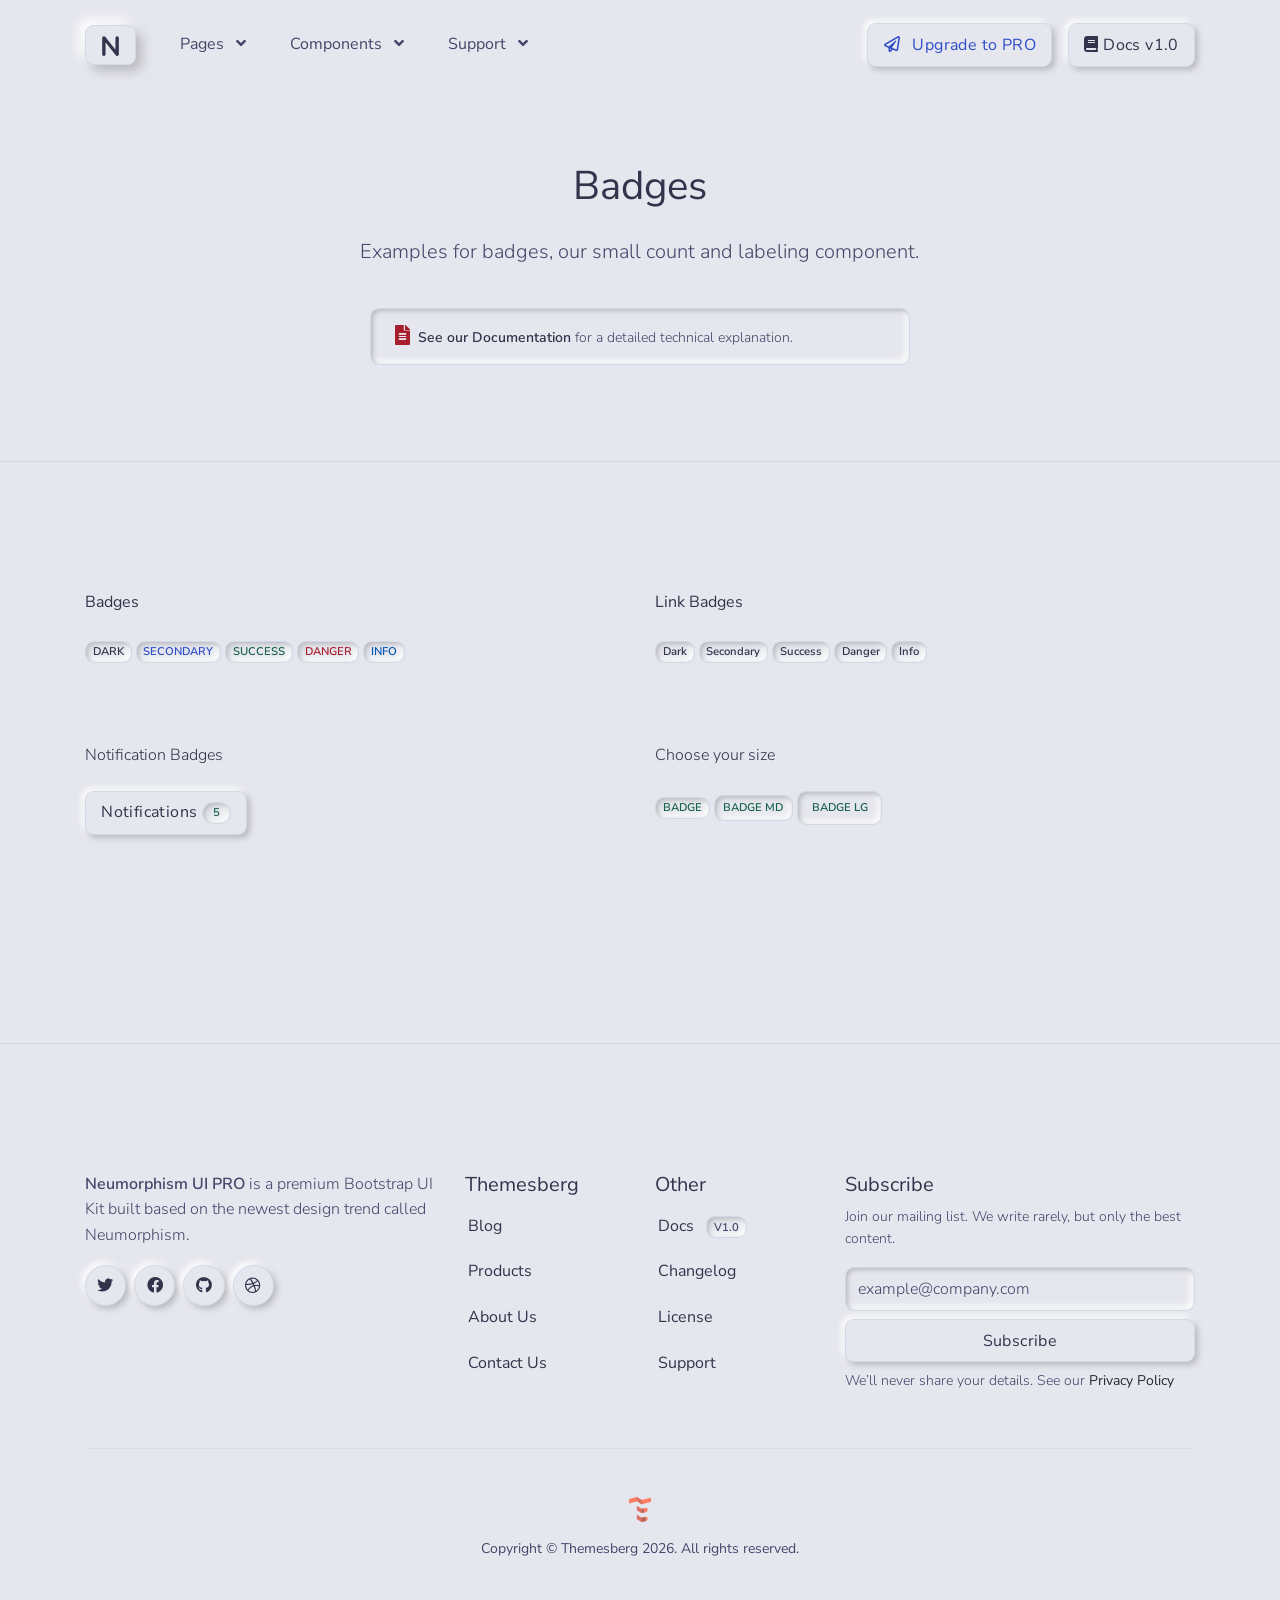
<file: html/components/badges.html>
<!--

=========================================================
* Neumorphism UI - v1.0.0
=========================================================

* Product Page: https://themesberg.com/product/ui-kits/neumorphism-ui
* Copyright 2020 Themesberg MIT LICENSE (https://www.themesberg.com/licensing#mit)

* Coded by https://themesberg.com

=========================================================

* The above copyright notice and this permission notice shall be included in all copies or substantial portions of the Software.

--><!DOCTYPE html><html lang="en"><head><meta http-equiv="Content-Type" content="text/html; charset=utf-8"><!-- Primary Meta Tags --><title>Neumorphism Components - Badges</title><meta name="viewport" content="width=device-width,initial-scale=1,shrink-to-fit=no"><meta name="title" content="Neumorphism Components - Badges"><meta name="author" content="Themesberg"><link rel="canonical" href="https://themesberg.com/product/ui-kits/neumorphism-ui/"><!--  Social tags --><meta name="keywords" content="neumorphism, neumorphism ui, neomorphism, neomorphism ui, neomorphism css, neumorphism css, neumorph, neumorphic, design system, login, form, table, tables, card, cards, navbar, modal, icons, icons, map, chat, carousel, menu, datepicker, gallery, slider, date, social, dropdown, search, tab, nav, footer, date picker, forms, tabs, time, button, select, input, timeline, cart, about us, account, log in, blog, profile, portfolio, landing page, ecommerce, shop, landing, register, app, contact, one page, sign up, signup, store, bootstrap 4, bootstrap4, dashboard, bootstrap 4 dashboard, bootstrap 4 design, bootstrap 4 system, bootstrap 4, bootstrap 4 uit kit, bootstrap 4 kit, themesberg, html kit, html css template, web template, bootstrap, bootstrap 4, css3 template, frontend, responsive bootstrap template, bootstrap ui kit, responsive ui kit"><meta name="description" content="Start developing neumorphic web applications and pages using Neumorphism UI. It features over 100 individual components and 5 example pages."><!-- Schema.org markup for Google+ --><meta itemprop="name" content="Neumorphism UI by Themesberg"><meta itemprop="description" content="Start developing neumorphic web applications and pages using Neumorphism UI. It features over 100 individual components and 5 example pages."><meta itemprop="image" content="https://themesberg.s3.us-east-2.amazonaws.com/public/products/neumorphism-ui/neumorphism-thumbnail.jpg"><!-- Twitter Card data --><meta name="twitter:card" content="product"><meta name="twitter:site" content="@themesberg"><meta name="twitter:title" content="Neumorphism UI by Themesberg"><meta name="twitter:description" content="Start developing neumorphic web applications and pages using Neumorphism UI. It features over 100 individual components and 5 example pages."><meta name="twitter:creator" content="@themesberg"><meta name="twitter:image" content="https://themesberg.s3.us-east-2.amazonaws.com/public/products/neumorphism-ui/neumorphism-thumbnail.jpg"><!-- Open Graph data --><meta property="fb:app_id" content="214738555737136"><meta property="og:title" content="Neumorphism UI by Themesberg"><meta property="og:type" content="article"><meta property="og:url" content="https://demo.themesberg.com/neumorphism-ui/"><meta property="og:image" content="https://themesberg.s3.us-east-2.amazonaws.com/public/products/neumorphism-ui/neumorphism-thumbnail.jpg"><meta property="og:description" content="Start developing neumorphic web applications and pages using Neumorphism UI. It features over 100 individual components and 5 example pages."><meta property="og:site_name" content="Themesberg"><!-- Favicon --><link rel="apple-touch-icon" sizes="120x120" href="../../assets/img/favicon/apple-touch-icon.png"><link rel="icon" type="image/png" sizes="32x32" href="../../assets/img/favicon/favicon-32x32.png"><link rel="icon" type="image/png" sizes="16x16" href="../../assets/img/favicon/favicon-16x16.png"><link rel="manifest" href="../../assets/img/favicon/site.webmanifest"><link rel="mask-icon" href="../../assets/img/favicon/safari-pinned-tab.svg" color="#ffffff"><meta name="msapplication-TileColor" content="#ffffff"><meta name="theme-color" content="#ffffff"><!-- Fontawesome --><link type="text/css" href="../../vendor/@fortawesome/fontawesome-free/css/all.min.css" rel="stylesheet"><!-- Pixel CSS --><link type="text/css" href="../../css/neumorphism.css" rel="stylesheet"><!-- NOTICE: You can use the _analytics.html partial to include production code specific code & trackers --><!-- Global site tag (gtag.js) - Google Analytics --><script async src="https://www.googletagmanager.com/gtag/js?id=UA-141734189-1"></script><script>window.dataLayer = window.dataLayer || []; function gtag() { dataLayer.push(arguments); } gtag('js', new Date()); gtag('config', 'UA-141734189-1');</script></head><body><header class="header-global"><nav id="navbar-main" aria-label="Primary navigation" class="navbar navbar-main navbar-expand-lg navbar-theme-primary headroom navbar-light"><div class="container position-relative"><a class="navbar-brand shadow-soft py-2 px-3 rounded border border-light mr-lg-4" href="../../index.html"><img class="navbar-brand-dark" src="../../assets/img/brand/dark.svg" alt="Logo light"> <img class="navbar-brand-light" src="../../assets/img/brand/dark.svg" alt="Logo dark"></a><div class="navbar-collapse collapse" id="navbar_global"><div class="navbar-collapse-header"><div class="row"><div class="col-6 collapse-brand"><a href="../../index.html" class="navbar-brand shadow-soft py-2 px-3 rounded border border-light"><img src="../../assets/img/brand/dark.svg" alt="Themesberg logo"></a></div><div class="col-6 collapse-close"><a href="#navbar_global" class="fas fa-times" data-toggle="collapse" data-target="#navbar_global" aria-controls="navbar_global" aria-expanded="false" title="close" aria-label="Toggle navigation"></a></div></div></div><ul class="navbar-nav navbar-nav-hover align-items-lg-center"><li class="nav-item dropdown"><a href="#" class="nav-link" data-toggle="dropdown"><span class="nav-link-inner-text">Pages</span> <span class="fas fa-angle-down nav-link-arrow ml-2"></span></a><ul class="dropdown-menu"><li><a class="dropdown-item" href="../../html/pages/about.html">About</a></li><li><a class="dropdown-item" href="../../html/pages/pricing.html">Pricing</a></li><li><a class="dropdown-item" href="../../html/pages/contact.html">Contact</a></li><li><a class="dropdown-item" href="../../html/pages/sign-in.html">Sign in</a></li><li><a class="dropdown-item" href="../../html/pages/sign-up.html">Sign up</a></li></ul></li><li class="nav-item dropdown mega-dropdown"><a href="#" class="nav-link" data-toggle="dropdown"><span class="nav-link-inner-text">Components</span> <span class="fas fa-angle-down nav-link-arrow ml-2"></span></a><div class="dropdown-menu"><div class="row"><div class="col-lg-6 inside-bg d-none d-lg-block"><div class="justify-content-center bg-primary text-white"><div class="px-6 pb-5 pt-3"><img src="../../assets/img/megamenu-image.jpg" alt="Pixel Components"></div><div class="z-2 pb-4 text-center"><a href="../../html/components/all.html" class="btn btn-primary mb-2 mb-sm-0 mr-3 text-secondary"><span class="mr-1"><span class="fas fa-th-large"></span></span> All components </a><a href="https://themesberg.com/docs/neumorphism-ui/components/alerts" target="_blank" class="btn btn-primary mb-2 mb-sm-0"><span class="mr-1"><span class="fas fa-book"></span></span> Docs v1.0</a></div></div></div><div class="col pl-0"><ul class="list-style-none"><li><a class="dropdown-item" href="../../html/components/accordions.html">Accordions</a></li><li><a class="dropdown-item" href="../../html/components/alerts.html">Alerts</a></li><li><a class="dropdown-item" href="../../html/components/badges.html">Badges</a></li><li><a class="dropdown-item" href="../../html/components/bootstrap-carousels.html">Bootstrap Carousels</a></li><li><a class="dropdown-item" href="../../html/components/breadcrumbs.html">Breadcrumbs</a></li><li><a class="dropdown-item" href="../../html/components/buttons.html">Buttons</a></li><li><a class="dropdown-item d-flex align-items-center justify-content-between" href="https://themesberg.com/docs/neumorphism-ui/plugins/jquery-counters/" target="_blank">Counters <span class="badge badge-dark ml-3">Pro</span></a></li><li><a class="dropdown-item" href="../../html/components/cards.html">Cards</a></li><li><a class="dropdown-item d-flex align-items-center justify-content-between" href="https://themesberg.com/docs/neumorphism-ui/components/e-commerce/" target="_blank">E-commerce <span class="badge badge-dark ml-3">Pro</span></a></li></ul></div><div class="col pl-0"><ul class="list-style-none"><li><a class="dropdown-item" href="../../html/components/forms.html">Forms</a></li><li><a class="dropdown-item d-flex align-items-center justify-content-between" href="https://themesberg.com/docs/neumorphism-ui/components/icon-boxes/" target="_blank">Icon Boxes <span class="badge badge-dark ml-3">Pro</span></a></li><li><a class="dropdown-item" href="../../html/components/modals.html">Modals</a></li><li><a class="dropdown-item" href="../../html/components/navs.html">Navs</a></li><li><a class="dropdown-item d-flex align-items-center justify-content-between" href="https://themesberg.com/docs/neumorphism-ui/plugins/owl-carousel/" target="_blank">Owl Carousels <span class="badge badge-dark ml-3">Pro</span></a></li><li><a class="dropdown-item" href="../../html/components/pagination.html">Pagination</a></li><li><a class="dropdown-item" href="../../html/components/popovers.html">Popovers</a></li><li><a class="dropdown-item" href="../../html/components/progress-bars.html">Progress Bars</a></li></ul></div><div class="col pl-0"><ul class="list-style-none"><li><a class="dropdown-item d-flex align-items-center justify-content-between" href="https://themesberg.com/docs/neumorphism-ui/components/icon-boxes/#steps" target="_blank">Steps <span class="badge badge-dark ml-3">Pro</span></a></li><li><a class="dropdown-item" href="../../html/components/tables.html">Tables</a></li><li><a class="dropdown-item" href="../../html/components/tabs.html">Tabs</a></li><li><a class="dropdown-item" href="../../html/components/toasts.html">Toasts</a></li><li><a class="dropdown-item d-flex align-items-center justify-content-between" href="https://themesberg.com/docs/neumorphism-ui/components/timelines/" target="_blank">Timelines <span class="badge badge-dark ml-3">Pro</span></a></li><li><a class="dropdown-item" href="../../html/components/tooltips.html">Tooltips</a></li><li><a class="dropdown-item" href="../../html/components/typography.html">Typography</a></li><li><a class="dropdown-item d-flex align-items-center justify-content-between" href="https://demo.themesberg.com/neumorphism-ui-pro/html/components/widgets.html" target="_blank">Widgets <span class="badge badge-dark ml-3">Pro</span></a></li></ul></div></div></div></li><li class="nav-item dropdown"><a href="#" class="nav-link" data-toggle="dropdown"><span class="nav-link-inner-text">Support</span> <span class="fas fa-angle-down nav-link-arrow ml-2"></span></a><div class="dropdown-menu dropdown-menu-lg"><div class="col-auto px-0" data-dropdown-content><div class="list-group list-group-flush"><a href="https://themesberg.com/docs/neumorphism-ui/getting-started/quick-start/" target="_blank" class="list-group-item list-group-item-action d-flex align-items-center p-0 py-3 px-lg-4"><span class="icon icon-sm icon-secondary"><span class="fas fa-file-alt"></span></span><div class="ml-4"><span class="text-dark d-block">Documentation<span class="badge badge-sm badge-secondary ml-2">v1.0</span></span> <span class="small">Examples and guides</span></div></a><a href="https://github.com/themesberg/th-neumorphism-ui-pro/issues" target="_blank" class="list-group-item list-group-item-action d-flex align-items-center p-0 py-3 px-lg-4"><span class="icon icon-sm icon-secondary"><span class="fas fa-microphone-alt"></span></span><div class="ml-4"><span class="text-dark d-block">Support</span> <span class="small">Looking for answers? Ask us!</span></div></a></div></div></div></li></ul></div><div class="d-flex align-items-center"><a href="https://themesberg.com/product/ui-kits/neumorphism-ui-pro" target="_blank" class="btn btn-primary text-secondary mr-3"><i class="far fa-paper-plane mr-2"></i> Upgrade to PRO</a> <a href="https://themesberg.com/docs/neumorphism-ui/getting-started/quick-start/" target="_blank" class="btn btn-primary d-none d-md-inline-block"><i class="fas fa-book"></i> Docs v1.0</a> <button class="navbar-toggler ml-2" type="button" data-toggle="collapse" data-target="#navbar_global" aria-controls="navbar_global" aria-expanded="false" aria-label="Toggle navigation"><span class="navbar-toggler-icon"></span></button></div></div></nav></header><main><!-- Hero --><div class="section-header pb-6 bg-primary overflow-hidden text-center border-bottom border-light"><div class="container z-2"><div class="row mb-4 justify-content-center"><div class="col-12 col-md-8 col-lg-7"><h1 class="display-3 mb-4">Badges</h1><p class="lead">Examples for badges, our small count and labeling component.</p></div></div><div class="row justify-content-center"><div class="col-12 col-md-10 col-lg-6"><div class="alert shadow-inset"><div class="d-flex"><div class="alert-inner--text"><span class="icon text-danger icon-xs mr-2 mr-md-1"><span class="fas fa-file-alt"></span></span> <a target="_blank" href="https://themesberg.com/docs/neumorphism-ui/components/badges/">See our Documentation</a> for a detailed technical explanation.</div></div></div></div></div></div></div><!-- End of Hero --><!-- Section --><div class="section bg-primary text-dark section-lg"><div class="container"><div class="row mb-6"><div class="col-lg-6"><div class="mb-4"><span class="h6">Badges</span></div><span class="badge badge-dark text-uppercase">Dark</span> <span class="badge badge-secondary text-uppercase">Secondary</span> <span class="badge badge-success text-uppercase">Success</span> <span class="badge badge-danger text-uppercase">Danger</span> <span class="badge badge-info text-uppercase">Info</span></div><div class="col-lg-6"><div class="mb-4"><span class="h6">Link Badges</span></div><a href="#" class="badge badge-dark">Dark</a> <a href="#" class="badge badge-secondary">Secondary</a> <a href="#" class="badge badge-success">Success</a> <a href="#" class="badge badge-danger">Danger</a> <a href="#" class="badge badge-info">Info</a></div></div><div class="row mb-6"><div class="col-lg-6"><div class="mb-4"><span>Notification Badges</span></div><button type="button" class="btn btn-primary">Notifications <span class="badge badge-pill badge-success">5</span> <span class="sr-only">unread messages</span></button></div><div class="col-lg-6"><div class="mb-4"><span>Choose your size</span></div><span class="badge badge-success text-uppercase">Badge</span> <span class="badge badge-md badge-success text-uppercase">Badge md</span> <span class="badge badge-lg badge-success text-uppercase">Badge lg</span></div></div></div></div><!-- End of Section --></main><footer class="d-flex pb-5 pt-6 pt-md-7 border-top border-light bg-primary"><div class="container"><div class="row"><div class="col-lg-4"><p><strong>Neumorphism UI PRO</strong> is a premium Bootstrap UI Kit built based on the newest design trend called Neumorphism.</p><ul class="d-flex list-unstyled mb-5 mb-lg-0"><li class="mr-2"><a href="https://twitter.com/themesberg" target="_blank" class="btn btn-icon-only btn-pill btn-primary" aria-label="twitter social link" data-toggle="tooltip" data-placement="top" title="Follow @themesberg on Twitter"><span aria-hidden="true" class="fab fa-twitter"></span></a></li><li class="mr-2"><a href="https://www.facebook.com/themesberg/" target="_blank" class="btn btn-icon-only btn-pill btn-primary" aria-label="facebook social link" data-toggle="tooltip" data-placement="top" title="Like @themesberg on Facebook"><span aria-hidden="true" class="fab fa-facebook"></span></a></li><li class="mr-2"><a href="https://github.com/themesberg" target="_blank" class="btn btn-icon-only btn-pill btn-primary" aria-label="github social link" data-toggle="tooltip" data-placement="top" title="Open source projects"><span aria-hidden="true" class="fab fa-github"></span></a></li><li><a href="https://dribbble.com/themesberg" target="_blank" class="btn btn-icon-only btn-pill btn-primary" aria-label="dribbble social link" data-toggle="tooltip" data-placement="top" title="Follow us on Dribbble"><span aria-hidden="true" class="fab fa-dribbble"></span></a></li></ul></div><div class="col-6 col-lg-2 mb-5 mb-lg-0"><h5>Themesberg</h5><ul class="footer-links list-unstyled mt-2"><li class="mb-1"><a class="p-2" target="_blank" href="https://themesberg.com/blog">Blog</a></li><li class="mb-1"><a class="p-2" target="_blank" href="https://themesberg.com/products">Products</a></li><li class="mb-1"><a class="p-2" target="_blank" href="https://themesberg.com/about">About Us</a></li><li><a class="p-2" target="_blank" href="https://themesberg.com/contact">Contact Us</a></li></ul></div><div class="col-6 col-lg-2 mb-5 mb-lg-0"><h5>Other</h5><ul class="footer-links list-unstyled mt-2"><li class="mb-1"><a class="p-2" href="https://themesberg.com/docs/pixel-bootstrap/getting-started/overview/" target="_blank">Docs <span class="badge badge-gray text-uppercase ml-2">v1.0</span></a></li><li class="mb-1"><a class="p-2" href="https://themesberg.com/docs/pixel-bootstrap/getting-started/changelog" target="_blank">Changelog</a></li><li class="mb-1"><a class="p-2" target="_blank" href="https://themesberg.com/licensing">License</a></li><li><a class="p-2" target="_blank" href="https://github.com/themesberg/pixel-bootstrap-ui-kit/issues">Support</a></li></ul></div><div class="col-12 col-lg-4 mb-5 mb-lg-0"><h5>Subscribe</h5><p class="text-gray font-small mt-2">Join our mailing list. We write rarely, but only the best content.</p><form action="#"><div class="form-row mb-2"><div class="col-12"><label class="h6 font-weight-normal d-none" for="exampleInputEmail3">Email address</label> <input type="email" class="form-control mb-2" placeholder="example@company.com" name="email" aria-label="Subscribe form" id="exampleInputEmail3" required></div><div class="col-12"><button type="submit" class="btn btn-primary btn-block" data-loading-text="Sending"><span>Subscribe</span></button></div></div></form><p class="text-gray font-small m-0">We’ll never share your details. See our <a class="text-black" href="#">Privacy Policy</a></p></div></div><hr class="my-5"><div class="row"><div class="col"><a href="https://themesberg.com" target="_blank" class="d-flex justify-content-center"><img src="../../assets/img/themesberg.svg" height="25" class="mb-3" alt="Themesberg Logo"></a><div class="d-flex text-center justify-content-center align-items-center" role="contentinfo"><p class="font-weight-normal font-small mb-0">Copyright © Themesberg <span class="current-year">2020</span>. All rights reserved.</p></div></div></div></div></footer><!-- Core --><script src="../../vendor/jquery/dist/jquery.min.js"></script><script src="../../vendor/popper.js/dist/umd/popper.min.js"></script><script src="../../vendor/bootstrap/dist/js/bootstrap.min.js"></script><script src="../../vendor/headroom.js/dist/headroom.min.js"></script><!-- Vendor JS --><script src="../../vendor/onscreen/dist/on-screen.umd.min.js"></script><script src="../../vendor/nouislider/distribute/nouislider.min.js"></script><script src="../../vendor/bootstrap-datepicker/dist/js/bootstrap-datepicker.min.js"></script><script src="../../vendor/waypoints/lib/jquery.waypoints.min.js"></script><script src="../../vendor/jarallax/dist/jarallax.min.js"></script><script src="../../vendor/jquery.counterup/jquery.counterup.min.js"></script><script src="../../vendor/jquery-countdown/dist/jquery.countdown.min.js"></script><script src="../../vendor/smooth-scroll/dist/smooth-scroll.polyfills.min.js"></script><script src="../../vendor/prismjs/prism.js"></script><script async defer="defer" src="https://buttons.github.io/buttons.js"></script><!-- Neumorphism JS --><script src="../../assets/js/neumorphism.js"></script></body></html>
</file>
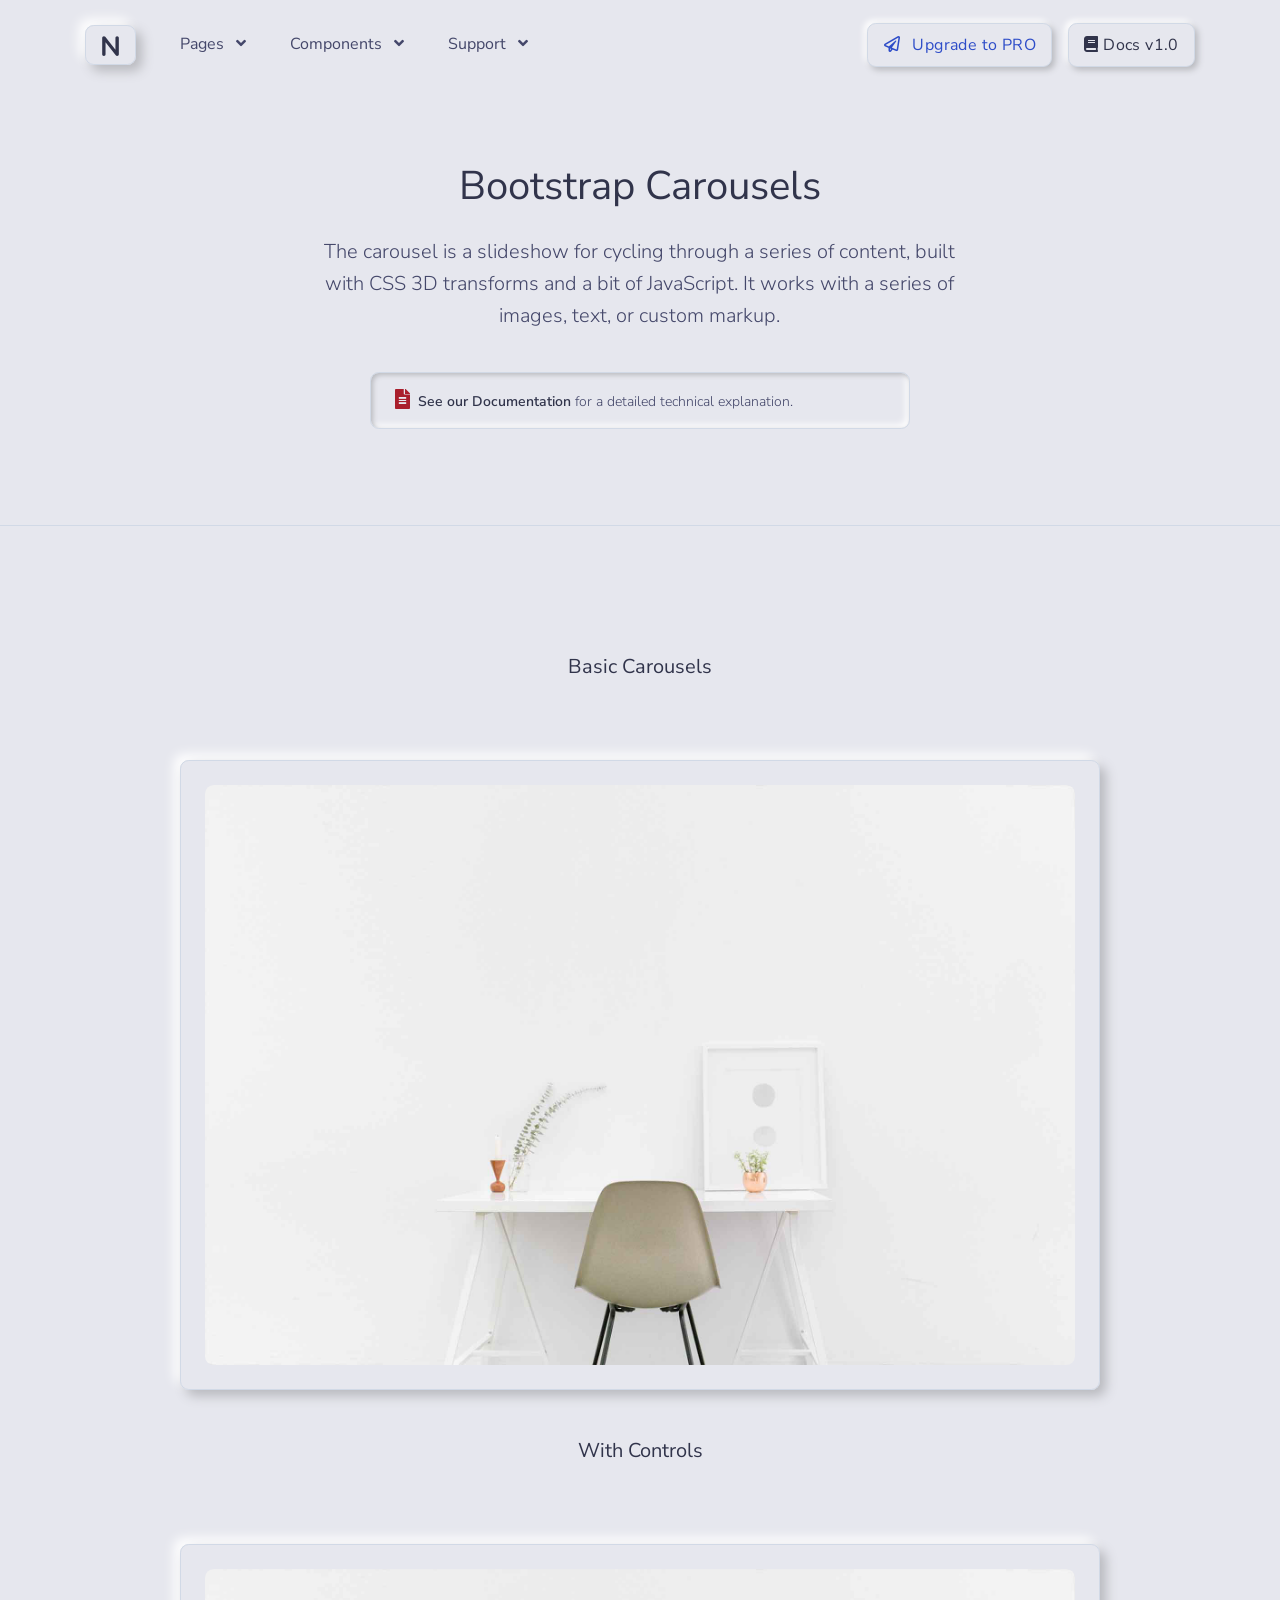
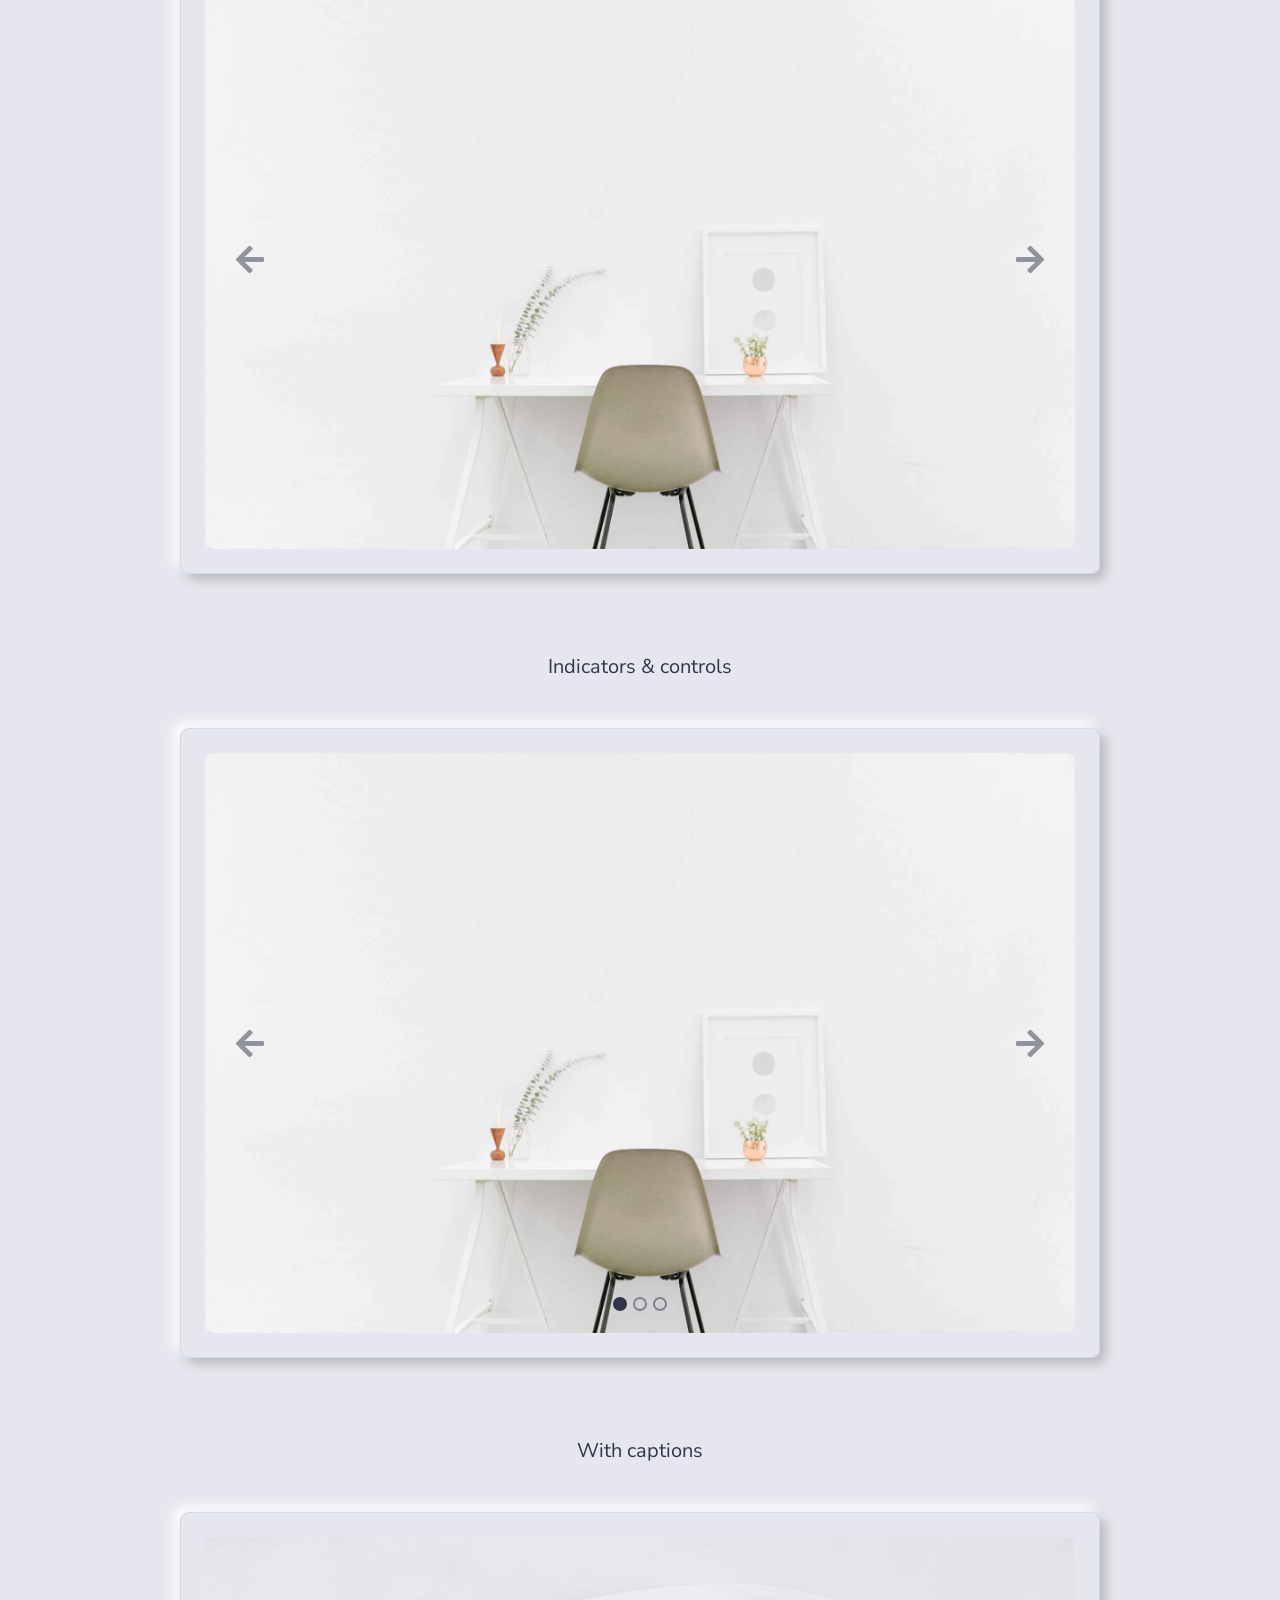
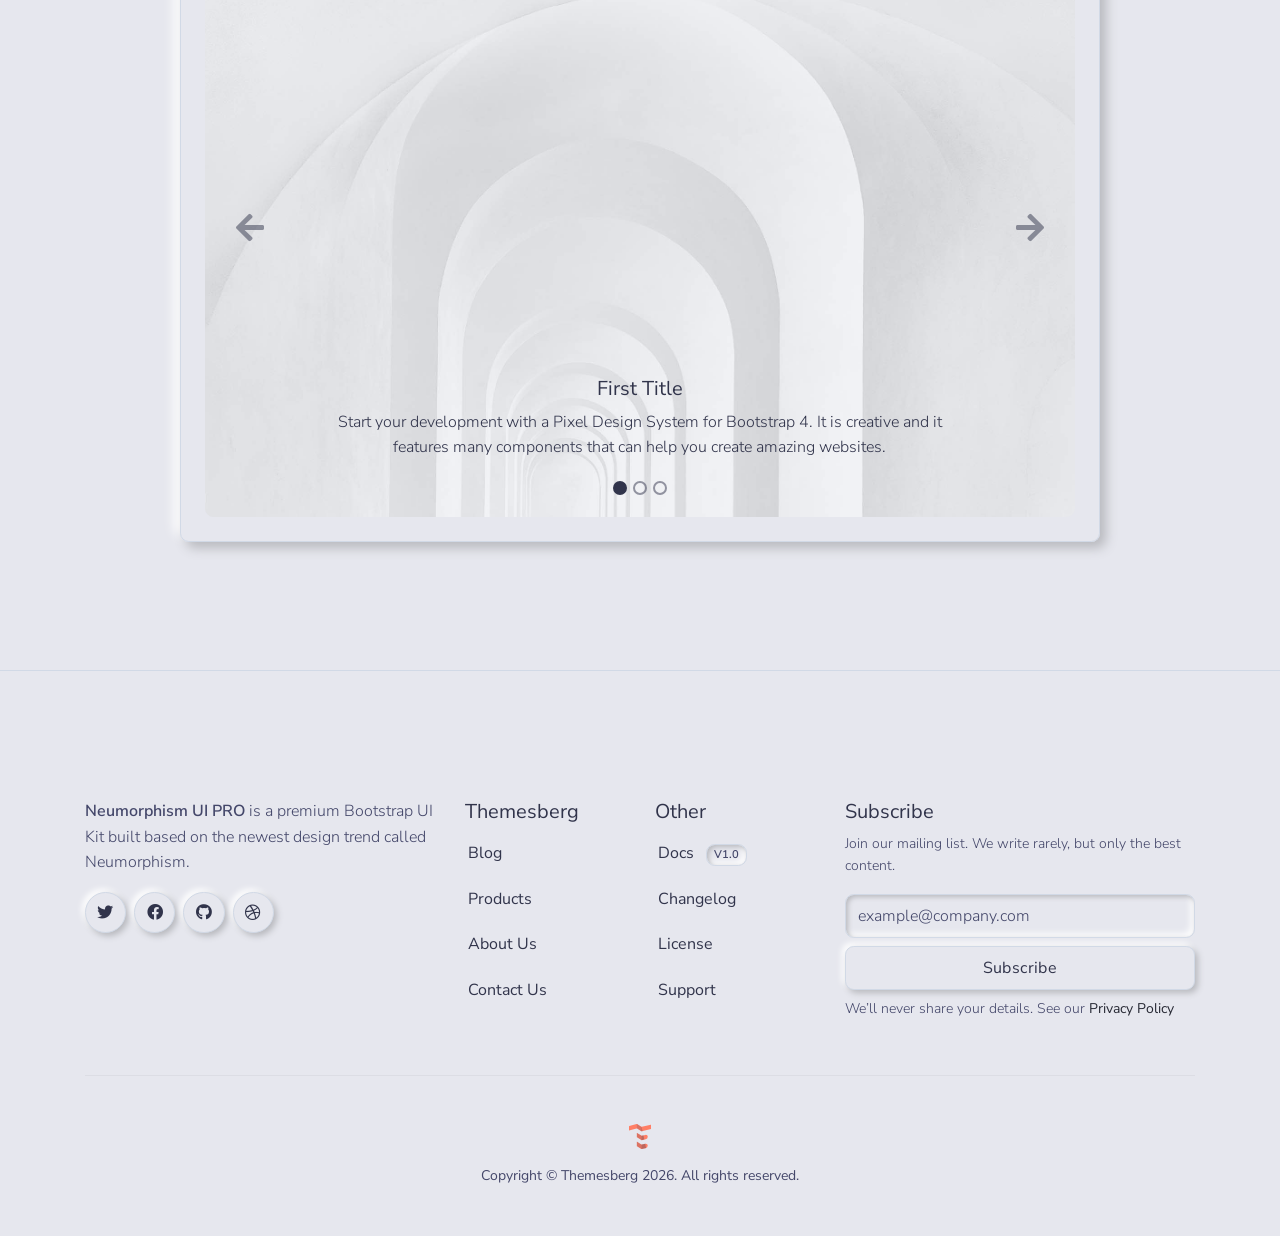
<file: html/components/bootstrap-carousels.html>
<!--

=========================================================
* Neumorphism UI - v1.0.0
=========================================================

* Product Page: https://themesberg.com/product/ui-kits/neumorphism-ui
* Copyright 2020 Themesberg MIT LICENSE (https://www.themesberg.com/licensing#mit)

* Coded by https://themesberg.com

=========================================================

* The above copyright notice and this permission notice shall be included in all copies or substantial portions of the Software.

--><!DOCTYPE html><html lang="en"><head><meta http-equiv="Content-Type" content="text/html; charset=utf-8"><!-- Primary Meta Tags --><title>Neumorphism Components - Bootstrap carousels</title><meta name="viewport" content="width=device-width,initial-scale=1,shrink-to-fit=no"><meta name="title" content="Neumorphism Components - Bootstrap carousels"><meta name="author" content="Themesberg"><link rel="canonical" href="https://themesberg.com/product/ui-kits/neumorphism-ui/"><!--  Social tags --><meta name="keywords" content="neumorphism, neumorphism ui, neomorphism, neomorphism ui, neomorphism css, neumorphism css, neumorph, neumorphic, design system, login, form, table, tables, card, cards, navbar, modal, icons, icons, map, chat, carousel, menu, datepicker, gallery, slider, date, social, dropdown, search, tab, nav, footer, date picker, forms, tabs, time, button, select, input, timeline, cart, about us, account, log in, blog, profile, portfolio, landing page, ecommerce, shop, landing, register, app, contact, one page, sign up, signup, store, bootstrap 4, bootstrap4, dashboard, bootstrap 4 dashboard, bootstrap 4 design, bootstrap 4 system, bootstrap 4, bootstrap 4 uit kit, bootstrap 4 kit, themesberg, html kit, html css template, web template, bootstrap, bootstrap 4, css3 template, frontend, responsive bootstrap template, bootstrap ui kit, responsive ui kit"><meta name="description" content="Start developing neumorphic web applications and pages using Neumorphism UI. It features over 100 individual components and 5 example pages."><!-- Schema.org markup for Google+ --><meta itemprop="name" content="Neumorphism UI by Themesberg"><meta itemprop="description" content="Start developing neumorphic web applications and pages using Neumorphism UI. It features over 100 individual components and 5 example pages."><meta itemprop="image" content="https://themesberg.s3.us-east-2.amazonaws.com/public/products/neumorphism-ui/neumorphism-thumbnail.jpg"><!-- Twitter Card data --><meta name="twitter:card" content="product"><meta name="twitter:site" content="@themesberg"><meta name="twitter:title" content="Neumorphism UI by Themesberg"><meta name="twitter:description" content="Start developing neumorphic web applications and pages using Neumorphism UI. It features over 100 individual components and 5 example pages."><meta name="twitter:creator" content="@themesberg"><meta name="twitter:image" content="https://themesberg.s3.us-east-2.amazonaws.com/public/products/neumorphism-ui/neumorphism-thumbnail.jpg"><!-- Open Graph data --><meta property="fb:app_id" content="214738555737136"><meta property="og:title" content="Neumorphism UI by Themesberg"><meta property="og:type" content="article"><meta property="og:url" content="https://demo.themesberg.com/neumorphism-ui/"><meta property="og:image" content="https://themesberg.s3.us-east-2.amazonaws.com/public/products/neumorphism-ui/neumorphism-thumbnail.jpg"><meta property="og:description" content="Start developing neumorphic web applications and pages using Neumorphism UI. It features over 100 individual components and 5 example pages."><meta property="og:site_name" content="Themesberg"><!-- Favicon --><link rel="apple-touch-icon" sizes="120x120" href="../../assets/img/favicon/apple-touch-icon.png"><link rel="icon" type="image/png" sizes="32x32" href="../../assets/img/favicon/favicon-32x32.png"><link rel="icon" type="image/png" sizes="16x16" href="../../assets/img/favicon/favicon-16x16.png"><link rel="manifest" href="../../assets/img/favicon/site.webmanifest"><link rel="mask-icon" href="../../assets/img/favicon/safari-pinned-tab.svg" color="#ffffff"><meta name="msapplication-TileColor" content="#ffffff"><meta name="theme-color" content="#ffffff"><!-- Fontawesome --><link type="text/css" href="../../vendor/@fortawesome/fontawesome-free/css/all.min.css" rel="stylesheet"><!-- Pixel CSS --><link type="text/css" href="../../css/neumorphism.css" rel="stylesheet"><!-- NOTICE: You can use the _analytics.html partial to include production code specific code & trackers --><!-- Global site tag (gtag.js) - Google Analytics --><script async src="https://www.googletagmanager.com/gtag/js?id=UA-141734189-1"></script><script>window.dataLayer = window.dataLayer || []; function gtag() { dataLayer.push(arguments); } gtag('js', new Date()); gtag('config', 'UA-141734189-1');</script></head><body><header class="header-global"><nav id="navbar-main" aria-label="Primary navigation" class="navbar navbar-main navbar-expand-lg navbar-theme-primary headroom navbar-light"><div class="container position-relative"><a class="navbar-brand shadow-soft py-2 px-3 rounded border border-light mr-lg-4" href="../../index.html"><img class="navbar-brand-dark" src="../../assets/img/brand/dark.svg" alt="Logo light"> <img class="navbar-brand-light" src="../../assets/img/brand/dark.svg" alt="Logo dark"></a><div class="navbar-collapse collapse" id="navbar_global"><div class="navbar-collapse-header"><div class="row"><div class="col-6 collapse-brand"><a href="../../index.html" class="navbar-brand shadow-soft py-2 px-3 rounded border border-light"><img src="../../assets/img/brand/dark.svg" alt="Themesberg logo"></a></div><div class="col-6 collapse-close"><a href="#navbar_global" class="fas fa-times" data-toggle="collapse" data-target="#navbar_global" aria-controls="navbar_global" aria-expanded="false" title="close" aria-label="Toggle navigation"></a></div></div></div><ul class="navbar-nav navbar-nav-hover align-items-lg-center"><li class="nav-item dropdown"><a href="#" class="nav-link" data-toggle="dropdown"><span class="nav-link-inner-text">Pages</span> <span class="fas fa-angle-down nav-link-arrow ml-2"></span></a><ul class="dropdown-menu"><li><a class="dropdown-item" href="../../html/pages/about.html">About</a></li><li><a class="dropdown-item" href="../../html/pages/pricing.html">Pricing</a></li><li><a class="dropdown-item" href="../../html/pages/contact.html">Contact</a></li><li><a class="dropdown-item" href="../../html/pages/sign-in.html">Sign in</a></li><li><a class="dropdown-item" href="../../html/pages/sign-up.html">Sign up</a></li></ul></li><li class="nav-item dropdown mega-dropdown"><a href="#" class="nav-link" data-toggle="dropdown"><span class="nav-link-inner-text">Components</span> <span class="fas fa-angle-down nav-link-arrow ml-2"></span></a><div class="dropdown-menu"><div class="row"><div class="col-lg-6 inside-bg d-none d-lg-block"><div class="justify-content-center bg-primary text-white"><div class="px-6 pb-5 pt-3"><img src="../../assets/img/megamenu-image.jpg" alt="Pixel Components"></div><div class="z-2 pb-4 text-center"><a href="../../html/components/all.html" class="btn btn-primary mb-2 mb-sm-0 mr-3 text-secondary"><span class="mr-1"><span class="fas fa-th-large"></span></span> All components </a><a href="https://themesberg.com/docs/neumorphism-ui/components/alerts" target="_blank" class="btn btn-primary mb-2 mb-sm-0"><span class="mr-1"><span class="fas fa-book"></span></span> Docs v1.0</a></div></div></div><div class="col pl-0"><ul class="list-style-none"><li><a class="dropdown-item" href="../../html/components/accordions.html">Accordions</a></li><li><a class="dropdown-item" href="../../html/components/alerts.html">Alerts</a></li><li><a class="dropdown-item" href="../../html/components/badges.html">Badges</a></li><li><a class="dropdown-item" href="../../html/components/bootstrap-carousels.html">Bootstrap Carousels</a></li><li><a class="dropdown-item" href="../../html/components/breadcrumbs.html">Breadcrumbs</a></li><li><a class="dropdown-item" href="../../html/components/buttons.html">Buttons</a></li><li><a class="dropdown-item d-flex align-items-center justify-content-between" href="https://themesberg.com/docs/neumorphism-ui/plugins/jquery-counters/" target="_blank">Counters <span class="badge badge-dark ml-3">Pro</span></a></li><li><a class="dropdown-item" href="../../html/components/cards.html">Cards</a></li><li><a class="dropdown-item d-flex align-items-center justify-content-between" href="https://themesberg.com/docs/neumorphism-ui/components/e-commerce/" target="_blank">E-commerce <span class="badge badge-dark ml-3">Pro</span></a></li></ul></div><div class="col pl-0"><ul class="list-style-none"><li><a class="dropdown-item" href="../../html/components/forms.html">Forms</a></li><li><a class="dropdown-item d-flex align-items-center justify-content-between" href="https://themesberg.com/docs/neumorphism-ui/components/icon-boxes/" target="_blank">Icon Boxes <span class="badge badge-dark ml-3">Pro</span></a></li><li><a class="dropdown-item" href="../../html/components/modals.html">Modals</a></li><li><a class="dropdown-item" href="../../html/components/navs.html">Navs</a></li><li><a class="dropdown-item d-flex align-items-center justify-content-between" href="https://themesberg.com/docs/neumorphism-ui/plugins/owl-carousel/" target="_blank">Owl Carousels <span class="badge badge-dark ml-3">Pro</span></a></li><li><a class="dropdown-item" href="../../html/components/pagination.html">Pagination</a></li><li><a class="dropdown-item" href="../../html/components/popovers.html">Popovers</a></li><li><a class="dropdown-item" href="../../html/components/progress-bars.html">Progress Bars</a></li></ul></div><div class="col pl-0"><ul class="list-style-none"><li><a class="dropdown-item d-flex align-items-center justify-content-between" href="https://themesberg.com/docs/neumorphism-ui/components/icon-boxes/#steps" target="_blank">Steps <span class="badge badge-dark ml-3">Pro</span></a></li><li><a class="dropdown-item" href="../../html/components/tables.html">Tables</a></li><li><a class="dropdown-item" href="../../html/components/tabs.html">Tabs</a></li><li><a class="dropdown-item" href="../../html/components/toasts.html">Toasts</a></li><li><a class="dropdown-item d-flex align-items-center justify-content-between" href="https://themesberg.com/docs/neumorphism-ui/components/timelines/" target="_blank">Timelines <span class="badge badge-dark ml-3">Pro</span></a></li><li><a class="dropdown-item" href="../../html/components/tooltips.html">Tooltips</a></li><li><a class="dropdown-item" href="../../html/components/typography.html">Typography</a></li><li><a class="dropdown-item d-flex align-items-center justify-content-between" href="https://demo.themesberg.com/neumorphism-ui-pro/html/components/widgets.html" target="_blank">Widgets <span class="badge badge-dark ml-3">Pro</span></a></li></ul></div></div></div></li><li class="nav-item dropdown"><a href="#" class="nav-link" data-toggle="dropdown"><span class="nav-link-inner-text">Support</span> <span class="fas fa-angle-down nav-link-arrow ml-2"></span></a><div class="dropdown-menu dropdown-menu-lg"><div class="col-auto px-0" data-dropdown-content><div class="list-group list-group-flush"><a href="https://themesberg.com/docs/neumorphism-ui/getting-started/quick-start/" target="_blank" class="list-group-item list-group-item-action d-flex align-items-center p-0 py-3 px-lg-4"><span class="icon icon-sm icon-secondary"><span class="fas fa-file-alt"></span></span><div class="ml-4"><span class="text-dark d-block">Documentation<span class="badge badge-sm badge-secondary ml-2">v1.0</span></span> <span class="small">Examples and guides</span></div></a><a href="https://github.com/themesberg/th-neumorphism-ui-pro/issues" target="_blank" class="list-group-item list-group-item-action d-flex align-items-center p-0 py-3 px-lg-4"><span class="icon icon-sm icon-secondary"><span class="fas fa-microphone-alt"></span></span><div class="ml-4"><span class="text-dark d-block">Support</span> <span class="small">Looking for answers? Ask us!</span></div></a></div></div></div></li></ul></div><div class="d-flex align-items-center"><a href="https://themesberg.com/product/ui-kits/neumorphism-ui-pro" target="_blank" class="btn btn-primary text-secondary mr-3"><i class="far fa-paper-plane mr-2"></i> Upgrade to PRO</a> <a href="https://themesberg.com/docs/neumorphism-ui/getting-started/quick-start/" target="_blank" class="btn btn-primary d-none d-md-inline-block"><i class="fas fa-book"></i> Docs v1.0</a> <button class="navbar-toggler ml-2" type="button" data-toggle="collapse" data-target="#navbar_global" aria-controls="navbar_global" aria-expanded="false" aria-label="Toggle navigation"><span class="navbar-toggler-icon"></span></button></div></div></nav></header><main><!-- Hero --><div class="section-header pb-6 bg-primary overflow-hidden text-center border-bottom border-light"><div class="container z-2"><div class="row mb-4 justify-content-center"><div class="col-12 col-md-8 col-lg-7"><h1 class="display-3 mb-4">Bootstrap Carousels</h1><p class="lead">The carousel is a slideshow for cycling through a series of content, built with CSS 3D transforms and a bit of JavaScript. It works with a series of images, text, or custom markup.</p></div></div><div class="row justify-content-center"><div class="col-12 col-md-10 col-lg-6"><div class="alert shadow-inset"><div class="d-flex"><div class="alert-inner--text"><span class="icon text-danger icon-xs mr-2 mr-md-1"><span class="fas fa-file-alt"></span></span> <a target="_blank" href="https://themesberg.com/docs/neumorphism-ui/components/bootstrap-carousels/">See our Documentation</a> for a detailed technical explanation.</div></div></div></div></div></div></div><!-- End of Hero --><!-- Section --><section class="section bg-primary text-dark section-lg"><div class="container"><!-- Title --><div class="row"><div class="col text-center"><h2 class="h5 text-center mb-6">Basic Carousels</h2></div></div><!-- End of title--><div class="row justify-content-center"><div class="col-md-10"><!-- Carousel --><div id="Carousel1" class="carousel slide shadow-soft border border-light p-4 rounded" data-ride="carousel"><div class="carousel-inner rounded"><div class="carousel-item active"><img src="../../assets/img/carousel/image-1.jpg" class="d-block w-100" alt="slide1"></div><div class="carousel-item"><img src="../../assets/img/carousel/image-2.jpg" class="d-block w-100" alt="slide2"></div><div class="carousel-item"><img src="../../assets/img/carousel/image-3.jpg" class="d-block w-100" alt="slide3"></div></div></div><!-- End of Carousel --></div></div><!-- Title --><div class="row"><div class="col text-center"><h2 class="h5 text-center mt-5 mb-6">With Controls</h2></div></div><!-- End of title--><div class="row justify-content-center"><div class="col-md-10"><!-- Carousel --><div id="Carousel2" class="carousel slide shadow-soft border border-light p-4 rounded" data-ride="carousel"><div class="carousel-inner rounded"><div class="carousel-item active"><img class="d-block w-100" src="../../assets/img/carousel/image-1.jpg" alt="First slide"></div><div class="carousel-item"><img class="d-block w-100" src="../../assets/img/carousel/image-2.jpg" alt="Second slide"></div><div class="carousel-item"><img class="d-block w-100" src="../../assets/img/carousel/image-3.jpg" alt="Third slide"></div></div><a class="carousel-control-prev" href="#Carousel2" role="button" data-slide="prev"><span class="carousel-control-prev-icon" aria-hidden="true"></span> <span class="sr-only">Previous</span> </a><a class="carousel-control-next" href="#Carousel2" role="button" data-slide="next"><span class="carousel-control-next-icon" aria-hidden="true"></span> <span class="sr-only">Next</span></a></div><!-- End of Carousel --></div></div><!-- Title --><div class="row"><div class="col text-center"><h2 class="h5 text-center mt-6 mb-5">Indicators & controls</h2></div></div><!-- End of title--><div class="row justify-content-center"><div class="col-md-10"><!-- Carousel --><div id="Carousel3" class="carousel slide shadow-soft border border-light p-4 rounded" data-ride="carousel"><ol class="carousel-indicators"><li data-target="#Carousel3" data-slide-to="0" class="active"></li><li data-target="#Carousel3" data-slide-to="1"></li><li data-target="#Carousel3" data-slide-to="2"></li></ol><div class="carousel-inner rounded"><div class="carousel-item active"><img class="d-block w-100" src="../../assets/img/carousel/image-1.jpg" alt="First slide"></div><div class="carousel-item"><img class="d-block w-100" src="../../assets/img/carousel/image-2.jpg" alt="Second slide"></div><div class="carousel-item"><img class="d-block w-100" src="../../assets/img/carousel/image-3.jpg" alt="Third slide"></div></div><a class="carousel-control-prev" href="#Carousel3" role="button" data-slide="prev"><span class="carousel-control-prev-icon" aria-hidden="true"></span> <span class="sr-only">Previous</span> </a><a class="carousel-control-next" href="#Carousel3" role="button" data-slide="next"><span class="carousel-control-next-icon" aria-hidden="true"></span> <span class="sr-only">Next</span></a></div><!-- End of Carousel --></div></div><!-- Title --><div class="row"><div class="col text-center"><h2 class="h5 text-center mt-6 mb-5">With captions</h2></div></div><!-- End of title--><div class="row justify-content-center"><div class="col-md-10"><!-- Carousel --><div id="Carousel4" class="carousel slide shadow-soft border border-light p-4 rounded" data-ride="carousel"><ol class="carousel-indicators"><li data-target="#Carousel4" data-slide-to="0" class="active"></li><li data-target="#Carousel4" data-slide-to="1"></li><li data-target="#Carousel4" data-slide-to="2"></li></ol><div class="carousel-inner rounded"><div class="carousel-item overlay-primary active"><img class="d-block w-100" src="../../assets/img/carousel/image-2.jpg" alt="First slide"><div class="carousel-caption d-none d-md-block text-dark"><h3 class="h5">First Title</h3><p>Start your development with a Pixel Design System for Bootstrap 4. It is creative and it features many components that can help you create amazing websites.</p></div></div><div class="carousel-item overlay-primary"><img class="d-block w-100" src="../../assets/img/carousel/image-3.jpg" alt="Second slide"><div class="carousel-caption d-none d-md-block text-dark"><h3 class="h5">Second Title</h3><p>Start your development with a Pixel Design System for Bootstrap 4. It is creative and it features many components that can help you create amazing websites.</p></div></div><div class="carousel-item overlay-primary"><img class="d-block w-100" src="../../assets/img/carousel/image-1.jpg" alt="Third slide"><div class="carousel-caption d-none d-md-block text-dark"><h3 class="h5">Third Title</h3><p>Start your development with a Pixel Design System for Bootstrap 4. It is creative and it features many components that can help you create amazing websites.</p></div></div></div><a class="carousel-control-prev" href="#Carousel4" role="button" data-slide="prev"><span class="carousel-control-prev-icon" aria-hidden="true"></span> <span class="sr-only">Previous</span> </a><a class="carousel-control-next" href="#Carousel4" role="button" data-slide="next"><span class="carousel-control-next-icon" aria-hidden="true"></span> <span class="sr-only">Next</span></a></div><!-- End of Carousel --></div></div></div></section><!-- End of Section --></main><footer class="d-flex pb-5 pt-6 pt-md-7 border-top border-light bg-primary"><div class="container"><div class="row"><div class="col-lg-4"><p><strong>Neumorphism UI PRO</strong> is a premium Bootstrap UI Kit built based on the newest design trend called Neumorphism.</p><ul class="d-flex list-unstyled mb-5 mb-lg-0"><li class="mr-2"><a href="https://twitter.com/themesberg" target="_blank" class="btn btn-icon-only btn-pill btn-primary" aria-label="twitter social link" data-toggle="tooltip" data-placement="top" title="Follow @themesberg on Twitter"><span aria-hidden="true" class="fab fa-twitter"></span></a></li><li class="mr-2"><a href="https://www.facebook.com/themesberg/" target="_blank" class="btn btn-icon-only btn-pill btn-primary" aria-label="facebook social link" data-toggle="tooltip" data-placement="top" title="Like @themesberg on Facebook"><span aria-hidden="true" class="fab fa-facebook"></span></a></li><li class="mr-2"><a href="https://github.com/themesberg" target="_blank" class="btn btn-icon-only btn-pill btn-primary" aria-label="github social link" data-toggle="tooltip" data-placement="top" title="Open source projects"><span aria-hidden="true" class="fab fa-github"></span></a></li><li><a href="https://dribbble.com/themesberg" target="_blank" class="btn btn-icon-only btn-pill btn-primary" aria-label="dribbble social link" data-toggle="tooltip" data-placement="top" title="Follow us on Dribbble"><span aria-hidden="true" class="fab fa-dribbble"></span></a></li></ul></div><div class="col-6 col-lg-2 mb-5 mb-lg-0"><h5>Themesberg</h5><ul class="footer-links list-unstyled mt-2"><li class="mb-1"><a class="p-2" target="_blank" href="https://themesberg.com/blog">Blog</a></li><li class="mb-1"><a class="p-2" target="_blank" href="https://themesberg.com/products">Products</a></li><li class="mb-1"><a class="p-2" target="_blank" href="https://themesberg.com/about">About Us</a></li><li><a class="p-2" target="_blank" href="https://themesberg.com/contact">Contact Us</a></li></ul></div><div class="col-6 col-lg-2 mb-5 mb-lg-0"><h5>Other</h5><ul class="footer-links list-unstyled mt-2"><li class="mb-1"><a class="p-2" href="https://themesberg.com/docs/pixel-bootstrap/getting-started/overview/" target="_blank">Docs <span class="badge badge-gray text-uppercase ml-2">v1.0</span></a></li><li class="mb-1"><a class="p-2" href="https://themesberg.com/docs/pixel-bootstrap/getting-started/changelog" target="_blank">Changelog</a></li><li class="mb-1"><a class="p-2" target="_blank" href="https://themesberg.com/licensing">License</a></li><li><a class="p-2" target="_blank" href="https://github.com/themesberg/pixel-bootstrap-ui-kit/issues">Support</a></li></ul></div><div class="col-12 col-lg-4 mb-5 mb-lg-0"><h5>Subscribe</h5><p class="text-gray font-small mt-2">Join our mailing list. We write rarely, but only the best content.</p><form action="#"><div class="form-row mb-2"><div class="col-12"><label class="h6 font-weight-normal d-none" for="exampleInputEmail3">Email address</label> <input type="email" class="form-control mb-2" placeholder="example@company.com" name="email" aria-label="Subscribe form" id="exampleInputEmail3" required></div><div class="col-12"><button type="submit" class="btn btn-primary btn-block" data-loading-text="Sending"><span>Subscribe</span></button></div></div></form><p class="text-gray font-small m-0">We’ll never share your details. See our <a class="text-black" href="#">Privacy Policy</a></p></div></div><hr class="my-5"><div class="row"><div class="col"><a href="https://themesberg.com" target="_blank" class="d-flex justify-content-center"><img src="../../assets/img/themesberg.svg" height="25" class="mb-3" alt="Themesberg Logo"></a><div class="d-flex text-center justify-content-center align-items-center" role="contentinfo"><p class="font-weight-normal font-small mb-0">Copyright © Themesberg <span class="current-year">2020</span>. All rights reserved.</p></div></div></div></div></footer><!-- Core --><script src="../../vendor/jquery/dist/jquery.min.js"></script><script src="../../vendor/popper.js/dist/umd/popper.min.js"></script><script src="../../vendor/bootstrap/dist/js/bootstrap.min.js"></script><script src="../../vendor/headroom.js/dist/headroom.min.js"></script><!-- Vendor JS --><script src="../../vendor/onscreen/dist/on-screen.umd.min.js"></script><script src="../../vendor/nouislider/distribute/nouislider.min.js"></script><script src="../../vendor/bootstrap-datepicker/dist/js/bootstrap-datepicker.min.js"></script><script src="../../vendor/waypoints/lib/jquery.waypoints.min.js"></script><script src="../../vendor/jarallax/dist/jarallax.min.js"></script><script src="../../vendor/jquery.counterup/jquery.counterup.min.js"></script><script src="../../vendor/jquery-countdown/dist/jquery.countdown.min.js"></script><script src="../../vendor/smooth-scroll/dist/smooth-scroll.polyfills.min.js"></script><script src="../../vendor/prismjs/prism.js"></script><script async defer="defer" src="https://buttons.github.io/buttons.js"></script><!-- Neumorphism JS --><script src="../../assets/js/neumorphism.js"></script></body></html>
</file>
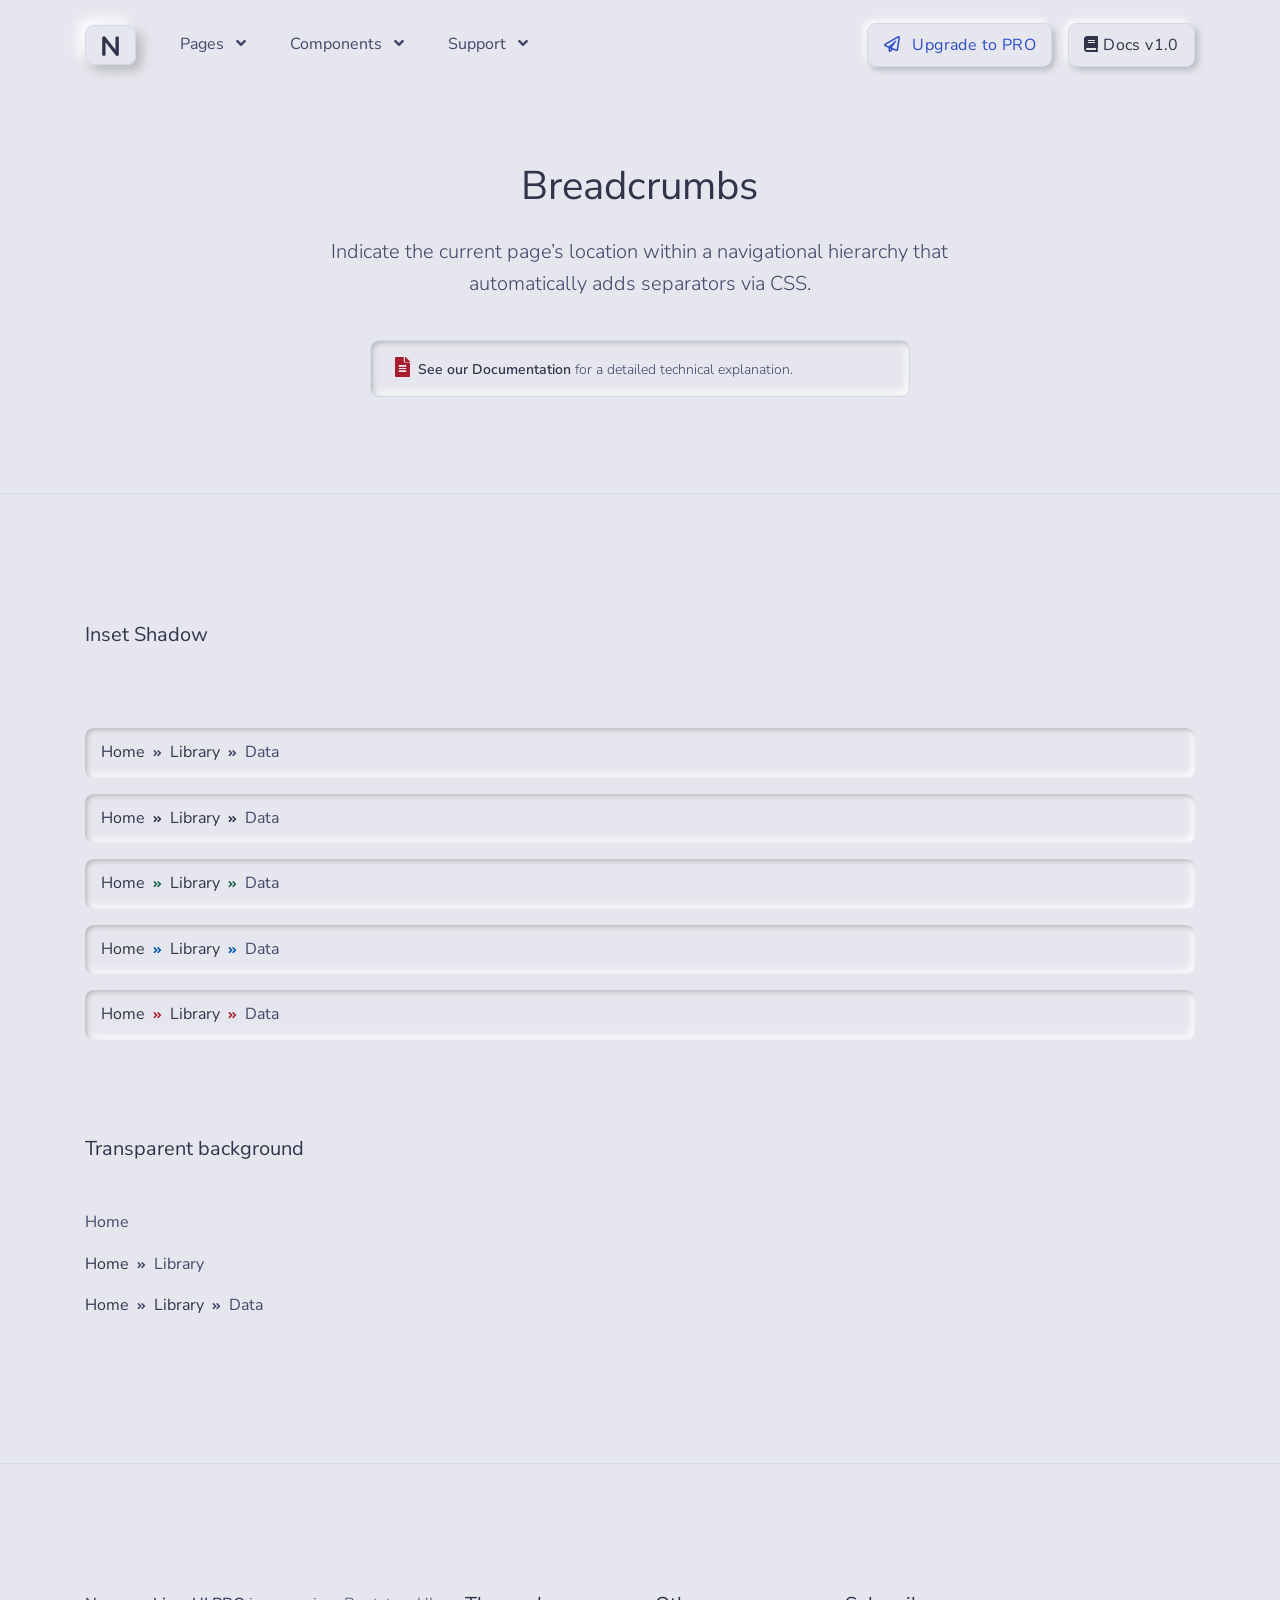
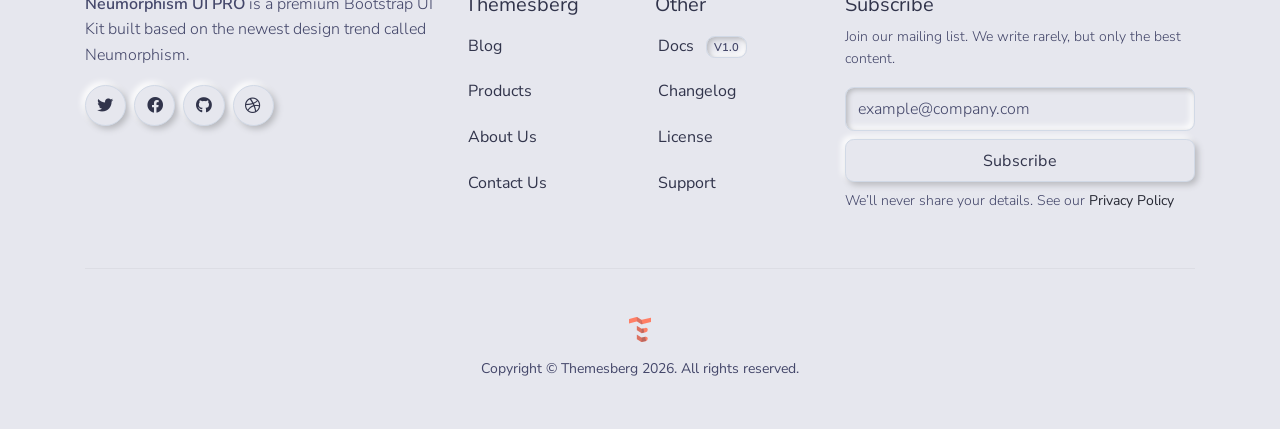
<file: html/components/breadcrumbs.html>
<!--

=========================================================
* Neumorphism UI - v1.0.0
=========================================================

* Product Page: https://themesberg.com/product/ui-kits/neumorphism-ui
* Copyright 2020 Themesberg MIT LICENSE (https://www.themesberg.com/licensing#mit)

* Coded by https://themesberg.com

=========================================================

* The above copyright notice and this permission notice shall be included in all copies or substantial portions of the Software.

--><!DOCTYPE html><html lang="en"><head><meta http-equiv="Content-Type" content="text/html; charset=utf-8"><!-- Primary Meta Tags --><title>Neumorphism Components - Breadcrumbs</title><meta name="viewport" content="width=device-width,initial-scale=1,shrink-to-fit=no"><meta name="title" content="Neumorphism Components - Breadcrumbs"><meta name="author" content="Themesberg"><link rel="canonical" href="https://themesberg.com/product/ui-kits/neumorphism-ui/"><!--  Social tags --><meta name="keywords" content="neumorphism, neumorphism ui, neomorphism, neomorphism ui, neomorphism css, neumorphism css, neumorph, neumorphic, design system, login, form, table, tables, card, cards, navbar, modal, icons, icons, map, chat, carousel, menu, datepicker, gallery, slider, date, social, dropdown, search, tab, nav, footer, date picker, forms, tabs, time, button, select, input, timeline, cart, about us, account, log in, blog, profile, portfolio, landing page, ecommerce, shop, landing, register, app, contact, one page, sign up, signup, store, bootstrap 4, bootstrap4, dashboard, bootstrap 4 dashboard, bootstrap 4 design, bootstrap 4 system, bootstrap 4, bootstrap 4 uit kit, bootstrap 4 kit, themesberg, html kit, html css template, web template, bootstrap, bootstrap 4, css3 template, frontend, responsive bootstrap template, bootstrap ui kit, responsive ui kit"><meta name="description" content="Start developing neumorphic web applications and pages using Neumorphism UI. It features over 100 individual components and 5 example pages."><!-- Schema.org markup for Google+ --><meta itemprop="name" content="Neumorphism UI by Themesberg"><meta itemprop="description" content="Start developing neumorphic web applications and pages using Neumorphism UI. It features over 100 individual components and 5 example pages."><meta itemprop="image" content="https://themesberg.s3.us-east-2.amazonaws.com/public/products/neumorphism-ui/neumorphism-thumbnail.jpg"><!-- Twitter Card data --><meta name="twitter:card" content="product"><meta name="twitter:site" content="@themesberg"><meta name="twitter:title" content="Neumorphism UI by Themesberg"><meta name="twitter:description" content="Start developing neumorphic web applications and pages using Neumorphism UI. It features over 100 individual components and 5 example pages."><meta name="twitter:creator" content="@themesberg"><meta name="twitter:image" content="https://themesberg.s3.us-east-2.amazonaws.com/public/products/neumorphism-ui/neumorphism-thumbnail.jpg"><!-- Open Graph data --><meta property="fb:app_id" content="214738555737136"><meta property="og:title" content="Neumorphism UI by Themesberg"><meta property="og:type" content="article"><meta property="og:url" content="https://demo.themesberg.com/neumorphism-ui/"><meta property="og:image" content="https://themesberg.s3.us-east-2.amazonaws.com/public/products/neumorphism-ui/neumorphism-thumbnail.jpg"><meta property="og:description" content="Start developing neumorphic web applications and pages using Neumorphism UI. It features over 100 individual components and 5 example pages."><meta property="og:site_name" content="Themesberg"><!-- Favicon --><link rel="apple-touch-icon" sizes="120x120" href="../../assets/img/favicon/apple-touch-icon.png"><link rel="icon" type="image/png" sizes="32x32" href="../../assets/img/favicon/favicon-32x32.png"><link rel="icon" type="image/png" sizes="16x16" href="../../assets/img/favicon/favicon-16x16.png"><link rel="manifest" href="../../assets/img/favicon/site.webmanifest"><link rel="mask-icon" href="../../assets/img/favicon/safari-pinned-tab.svg" color="#ffffff"><meta name="msapplication-TileColor" content="#ffffff"><meta name="theme-color" content="#ffffff"><!-- Fontawesome --><link type="text/css" href="../../vendor/@fortawesome/fontawesome-free/css/all.min.css" rel="stylesheet"><!-- Pixel CSS --><link type="text/css" href="../../css/neumorphism.css" rel="stylesheet"><!-- NOTICE: You can use the _analytics.html partial to include production code specific code & trackers --><!-- Global site tag (gtag.js) - Google Analytics --><script async src="https://www.googletagmanager.com/gtag/js?id=UA-141734189-1"></script><script>window.dataLayer = window.dataLayer || []; function gtag() { dataLayer.push(arguments); } gtag('js', new Date()); gtag('config', 'UA-141734189-1');</script></head><body><header class="header-global"><nav id="navbar-main" aria-label="Primary navigation" class="navbar navbar-main navbar-expand-lg navbar-theme-primary headroom navbar-light"><div class="container position-relative"><a class="navbar-brand shadow-soft py-2 px-3 rounded border border-light mr-lg-4" href="../../index.html"><img class="navbar-brand-dark" src="../../assets/img/brand/dark.svg" alt="Logo light"> <img class="navbar-brand-light" src="../../assets/img/brand/dark.svg" alt="Logo dark"></a><div class="navbar-collapse collapse" id="navbar_global"><div class="navbar-collapse-header"><div class="row"><div class="col-6 collapse-brand"><a href="../../index.html" class="navbar-brand shadow-soft py-2 px-3 rounded border border-light"><img src="../../assets/img/brand/dark.svg" alt="Themesberg logo"></a></div><div class="col-6 collapse-close"><a href="#navbar_global" class="fas fa-times" data-toggle="collapse" data-target="#navbar_global" aria-controls="navbar_global" aria-expanded="false" title="close" aria-label="Toggle navigation"></a></div></div></div><ul class="navbar-nav navbar-nav-hover align-items-lg-center"><li class="nav-item dropdown"><a href="#" class="nav-link" data-toggle="dropdown"><span class="nav-link-inner-text">Pages</span> <span class="fas fa-angle-down nav-link-arrow ml-2"></span></a><ul class="dropdown-menu"><li><a class="dropdown-item" href="../../html/pages/about.html">About</a></li><li><a class="dropdown-item" href="../../html/pages/pricing.html">Pricing</a></li><li><a class="dropdown-item" href="../../html/pages/contact.html">Contact</a></li><li><a class="dropdown-item" href="../../html/pages/sign-in.html">Sign in</a></li><li><a class="dropdown-item" href="../../html/pages/sign-up.html">Sign up</a></li></ul></li><li class="nav-item dropdown mega-dropdown"><a href="#" class="nav-link" data-toggle="dropdown"><span class="nav-link-inner-text">Components</span> <span class="fas fa-angle-down nav-link-arrow ml-2"></span></a><div class="dropdown-menu"><div class="row"><div class="col-lg-6 inside-bg d-none d-lg-block"><div class="justify-content-center bg-primary text-white"><div class="px-6 pb-5 pt-3"><img src="../../assets/img/megamenu-image.jpg" alt="Pixel Components"></div><div class="z-2 pb-4 text-center"><a href="../../html/components/all.html" class="btn btn-primary mb-2 mb-sm-0 mr-3 text-secondary"><span class="mr-1"><span class="fas fa-th-large"></span></span> All components </a><a href="https://themesberg.com/docs/neumorphism-ui/components/alerts" target="_blank" class="btn btn-primary mb-2 mb-sm-0"><span class="mr-1"><span class="fas fa-book"></span></span> Docs v1.0</a></div></div></div><div class="col pl-0"><ul class="list-style-none"><li><a class="dropdown-item" href="../../html/components/accordions.html">Accordions</a></li><li><a class="dropdown-item" href="../../html/components/alerts.html">Alerts</a></li><li><a class="dropdown-item" href="../../html/components/badges.html">Badges</a></li><li><a class="dropdown-item" href="../../html/components/bootstrap-carousels.html">Bootstrap Carousels</a></li><li><a class="dropdown-item" href="../../html/components/breadcrumbs.html">Breadcrumbs</a></li><li><a class="dropdown-item" href="../../html/components/buttons.html">Buttons</a></li><li><a class="dropdown-item d-flex align-items-center justify-content-between" href="https://themesberg.com/docs/neumorphism-ui/plugins/jquery-counters/" target="_blank">Counters <span class="badge badge-dark ml-3">Pro</span></a></li><li><a class="dropdown-item" href="../../html/components/cards.html">Cards</a></li><li><a class="dropdown-item d-flex align-items-center justify-content-between" href="https://themesberg.com/docs/neumorphism-ui/components/e-commerce/" target="_blank">E-commerce <span class="badge badge-dark ml-3">Pro</span></a></li></ul></div><div class="col pl-0"><ul class="list-style-none"><li><a class="dropdown-item" href="../../html/components/forms.html">Forms</a></li><li><a class="dropdown-item d-flex align-items-center justify-content-between" href="https://themesberg.com/docs/neumorphism-ui/components/icon-boxes/" target="_blank">Icon Boxes <span class="badge badge-dark ml-3">Pro</span></a></li><li><a class="dropdown-item" href="../../html/components/modals.html">Modals</a></li><li><a class="dropdown-item" href="../../html/components/navs.html">Navs</a></li><li><a class="dropdown-item d-flex align-items-center justify-content-between" href="https://themesberg.com/docs/neumorphism-ui/plugins/owl-carousel/" target="_blank">Owl Carousels <span class="badge badge-dark ml-3">Pro</span></a></li><li><a class="dropdown-item" href="../../html/components/pagination.html">Pagination</a></li><li><a class="dropdown-item" href="../../html/components/popovers.html">Popovers</a></li><li><a class="dropdown-item" href="../../html/components/progress-bars.html">Progress Bars</a></li></ul></div><div class="col pl-0"><ul class="list-style-none"><li><a class="dropdown-item d-flex align-items-center justify-content-between" href="https://themesberg.com/docs/neumorphism-ui/components/icon-boxes/#steps" target="_blank">Steps <span class="badge badge-dark ml-3">Pro</span></a></li><li><a class="dropdown-item" href="../../html/components/tables.html">Tables</a></li><li><a class="dropdown-item" href="../../html/components/tabs.html">Tabs</a></li><li><a class="dropdown-item" href="../../html/components/toasts.html">Toasts</a></li><li><a class="dropdown-item d-flex align-items-center justify-content-between" href="https://themesberg.com/docs/neumorphism-ui/components/timelines/" target="_blank">Timelines <span class="badge badge-dark ml-3">Pro</span></a></li><li><a class="dropdown-item" href="../../html/components/tooltips.html">Tooltips</a></li><li><a class="dropdown-item" href="../../html/components/typography.html">Typography</a></li><li><a class="dropdown-item d-flex align-items-center justify-content-between" href="https://demo.themesberg.com/neumorphism-ui-pro/html/components/widgets.html" target="_blank">Widgets <span class="badge badge-dark ml-3">Pro</span></a></li></ul></div></div></div></li><li class="nav-item dropdown"><a href="#" class="nav-link" data-toggle="dropdown"><span class="nav-link-inner-text">Support</span> <span class="fas fa-angle-down nav-link-arrow ml-2"></span></a><div class="dropdown-menu dropdown-menu-lg"><div class="col-auto px-0" data-dropdown-content><div class="list-group list-group-flush"><a href="https://themesberg.com/docs/neumorphism-ui/getting-started/quick-start/" target="_blank" class="list-group-item list-group-item-action d-flex align-items-center p-0 py-3 px-lg-4"><span class="icon icon-sm icon-secondary"><span class="fas fa-file-alt"></span></span><div class="ml-4"><span class="text-dark d-block">Documentation<span class="badge badge-sm badge-secondary ml-2">v1.0</span></span> <span class="small">Examples and guides</span></div></a><a href="https://github.com/themesberg/th-neumorphism-ui-pro/issues" target="_blank" class="list-group-item list-group-item-action d-flex align-items-center p-0 py-3 px-lg-4"><span class="icon icon-sm icon-secondary"><span class="fas fa-microphone-alt"></span></span><div class="ml-4"><span class="text-dark d-block">Support</span> <span class="small">Looking for answers? Ask us!</span></div></a></div></div></div></li></ul></div><div class="d-flex align-items-center"><a href="https://themesberg.com/product/ui-kits/neumorphism-ui-pro" target="_blank" class="btn btn-primary text-secondary mr-3"><i class="far fa-paper-plane mr-2"></i> Upgrade to PRO</a> <a href="https://themesberg.com/docs/neumorphism-ui/getting-started/quick-start/" target="_blank" class="btn btn-primary d-none d-md-inline-block"><i class="fas fa-book"></i> Docs v1.0</a> <button class="navbar-toggler ml-2" type="button" data-toggle="collapse" data-target="#navbar_global" aria-controls="navbar_global" aria-expanded="false" aria-label="Toggle navigation"><span class="navbar-toggler-icon"></span></button></div></div></nav></header><main><!-- Hero --><div class="section-header pb-6 bg-primary overflow-hidden text-center border-bottom border-light"><div class="container z-2"><div class="row mb-4 justify-content-center"><div class="col-12 col-md-8 col-lg-7"><h1 class="display-3 mb-4">Breadcrumbs</h1><p class="lead">Indicate the current page’s location within a navigational hierarchy that automatically adds separators via CSS.</p></div></div><div class="row justify-content-center"><div class="col-12 col-md-10 col-lg-6"><div class="alert shadow-inset"><div class="d-flex"><div class="alert-inner--text"><span class="icon text-danger icon-xs mr-2 mr-md-1"><span class="fas fa-file-alt"></span></span> <a target="_blank" href="https://themesberg.com/docs/neumorphism-ui/components/breadcrumbs/">See our Documentation</a> for a detailed technical explanation.</div></div></div></div></div></div></div><!-- End of Hero --><!-- Section --><section class="section bg-primary text-dark section-lg"><div class="container"><!-- Title --><div class="row"><div class="col"><h2 class="h5 mb-6">Inset Shadow</h2></div></div><!-- End of title--><div class="row"><div class="col-12"><!--Breadcrumb--><nav aria-label="breadcrumb"><ol class="breadcrumb breadcrumb-gray"><li class="breadcrumb-item"><a href="#">Home</a></li><li class="breadcrumb-item"><a href="#">Library</a></li><li class="breadcrumb-item active" aria-current="page">Data</li></ol></nav><!--End of Breadcrumb--><!--Breadcrumb--><nav aria-label="breadcrumb"><ol class="breadcrumb breadcrumb-dark"><li class="breadcrumb-item"><a href="#">Home</a></li><li class="breadcrumb-item"><a href="#">Library</a></li><li class="breadcrumb-item active" aria-current="page">Data</li></ol></nav><!--End of Breadcrumb--><!--Breadcrumb--><nav aria-label="breadcrumb"><ol class="breadcrumb breadcrumb-success"><li class="breadcrumb-item"><a href="#">Home</a></li><li class="breadcrumb-item"><a href="#">Library</a></li><li class="breadcrumb-item active" aria-current="page">Data</li></ol></nav><!--End of Breadcrumb--><!--Breadcrumb--><nav aria-label="breadcrumb"><ol class="breadcrumb breadcrumb-info"><li class="breadcrumb-item"><a href="#">Home</a></li><li class="breadcrumb-item"><a href="#">Library</a></li><li class="breadcrumb-item active" aria-current="page">Data</li></ol></nav><!--End of Breadcrumb--><!--Breadcrumb--><nav aria-label="breadcrumb"><ol class="breadcrumb breadcrumb-danger"><li class="breadcrumb-item"><a href="#">Home</a></li><li class="breadcrumb-item"><a href="#">Library</a></li><li class="breadcrumb-item active" aria-current="page">Data</li></ol></nav><!--End of Breadcrumb--></div></div><!-- Title --><div class="row"><div class="col"><h2 class="h5 mt-6 mb-5">Transparent background</h2></div></div><!-- End of title--><div class="row"><div class="col-12"><!--Breadcrumb--><nav aria-label="breadcrumb"><ol class="breadcrumb breadcrumb-gray breadcrumb-transparent"><li class="breadcrumb-item active" aria-current="page">Home</li></ol></nav><!--End of Breadcrumb--><!--Breadcrumb--><nav aria-label="breadcrumb"><ol class="breadcrumb breadcrumb-gray breadcrumb-transparent"><li class="breadcrumb-item"><a href="#">Home</a></li><li class="breadcrumb-item active" aria-current="page">Library</li></ol></nav><!--End of Breadcrumb--><!--Breadcrumb--><nav aria-label="breadcrumb"><ol class="breadcrumb breadcrumb-gray breadcrumb-transparent"><li class="breadcrumb-item"><a href="#">Home</a></li><li class="breadcrumb-item"><a href="#">Library</a></li><li class="breadcrumb-item active" aria-current="page">Data</li></ol></nav><!--End of Breadcrumb--></div></div></div></section><!-- End of Section --></main><footer class="d-flex pb-5 pt-6 pt-md-7 border-top border-light bg-primary"><div class="container"><div class="row"><div class="col-lg-4"><p><strong>Neumorphism UI PRO</strong> is a premium Bootstrap UI Kit built based on the newest design trend called Neumorphism.</p><ul class="d-flex list-unstyled mb-5 mb-lg-0"><li class="mr-2"><a href="https://twitter.com/themesberg" target="_blank" class="btn btn-icon-only btn-pill btn-primary" aria-label="twitter social link" data-toggle="tooltip" data-placement="top" title="Follow @themesberg on Twitter"><span aria-hidden="true" class="fab fa-twitter"></span></a></li><li class="mr-2"><a href="https://www.facebook.com/themesberg/" target="_blank" class="btn btn-icon-only btn-pill btn-primary" aria-label="facebook social link" data-toggle="tooltip" data-placement="top" title="Like @themesberg on Facebook"><span aria-hidden="true" class="fab fa-facebook"></span></a></li><li class="mr-2"><a href="https://github.com/themesberg" target="_blank" class="btn btn-icon-only btn-pill btn-primary" aria-label="github social link" data-toggle="tooltip" data-placement="top" title="Open source projects"><span aria-hidden="true" class="fab fa-github"></span></a></li><li><a href="https://dribbble.com/themesberg" target="_blank" class="btn btn-icon-only btn-pill btn-primary" aria-label="dribbble social link" data-toggle="tooltip" data-placement="top" title="Follow us on Dribbble"><span aria-hidden="true" class="fab fa-dribbble"></span></a></li></ul></div><div class="col-6 col-lg-2 mb-5 mb-lg-0"><h5>Themesberg</h5><ul class="footer-links list-unstyled mt-2"><li class="mb-1"><a class="p-2" target="_blank" href="https://themesberg.com/blog">Blog</a></li><li class="mb-1"><a class="p-2" target="_blank" href="https://themesberg.com/products">Products</a></li><li class="mb-1"><a class="p-2" target="_blank" href="https://themesberg.com/about">About Us</a></li><li><a class="p-2" target="_blank" href="https://themesberg.com/contact">Contact Us</a></li></ul></div><div class="col-6 col-lg-2 mb-5 mb-lg-0"><h5>Other</h5><ul class="footer-links list-unstyled mt-2"><li class="mb-1"><a class="p-2" href="https://themesberg.com/docs/pixel-bootstrap/getting-started/overview/" target="_blank">Docs <span class="badge badge-gray text-uppercase ml-2">v1.0</span></a></li><li class="mb-1"><a class="p-2" href="https://themesberg.com/docs/pixel-bootstrap/getting-started/changelog" target="_blank">Changelog</a></li><li class="mb-1"><a class="p-2" target="_blank" href="https://themesberg.com/licensing">License</a></li><li><a class="p-2" target="_blank" href="https://github.com/themesberg/pixel-bootstrap-ui-kit/issues">Support</a></li></ul></div><div class="col-12 col-lg-4 mb-5 mb-lg-0"><h5>Subscribe</h5><p class="text-gray font-small mt-2">Join our mailing list. We write rarely, but only the best content.</p><form action="#"><div class="form-row mb-2"><div class="col-12"><label class="h6 font-weight-normal d-none" for="exampleInputEmail3">Email address</label> <input type="email" class="form-control mb-2" placeholder="example@company.com" name="email" aria-label="Subscribe form" id="exampleInputEmail3" required></div><div class="col-12"><button type="submit" class="btn btn-primary btn-block" data-loading-text="Sending"><span>Subscribe</span></button></div></div></form><p class="text-gray font-small m-0">We’ll never share your details. See our <a class="text-black" href="#">Privacy Policy</a></p></div></div><hr class="my-5"><div class="row"><div class="col"><a href="https://themesberg.com" target="_blank" class="d-flex justify-content-center"><img src="../../assets/img/themesberg.svg" height="25" class="mb-3" alt="Themesberg Logo"></a><div class="d-flex text-center justify-content-center align-items-center" role="contentinfo"><p class="font-weight-normal font-small mb-0">Copyright © Themesberg <span class="current-year">2020</span>. All rights reserved.</p></div></div></div></div></footer><!-- Core --><script src="../../vendor/jquery/dist/jquery.min.js"></script><script src="../../vendor/popper.js/dist/umd/popper.min.js"></script><script src="../../vendor/bootstrap/dist/js/bootstrap.min.js"></script><script src="../../vendor/headroom.js/dist/headroom.min.js"></script><!-- Vendor JS --><script src="../../vendor/onscreen/dist/on-screen.umd.min.js"></script><script src="../../vendor/nouislider/distribute/nouislider.min.js"></script><script src="../../vendor/bootstrap-datepicker/dist/js/bootstrap-datepicker.min.js"></script><script src="../../vendor/waypoints/lib/jquery.waypoints.min.js"></script><script src="../../vendor/jarallax/dist/jarallax.min.js"></script><script src="../../vendor/jquery.counterup/jquery.counterup.min.js"></script><script src="../../vendor/jquery-countdown/dist/jquery.countdown.min.js"></script><script src="../../vendor/smooth-scroll/dist/smooth-scroll.polyfills.min.js"></script><script src="../../vendor/prismjs/prism.js"></script><script async defer="defer" src="https://buttons.github.io/buttons.js"></script><!-- Neumorphism JS --><script src="../../assets/js/neumorphism.js"></script></body></html>
</file>
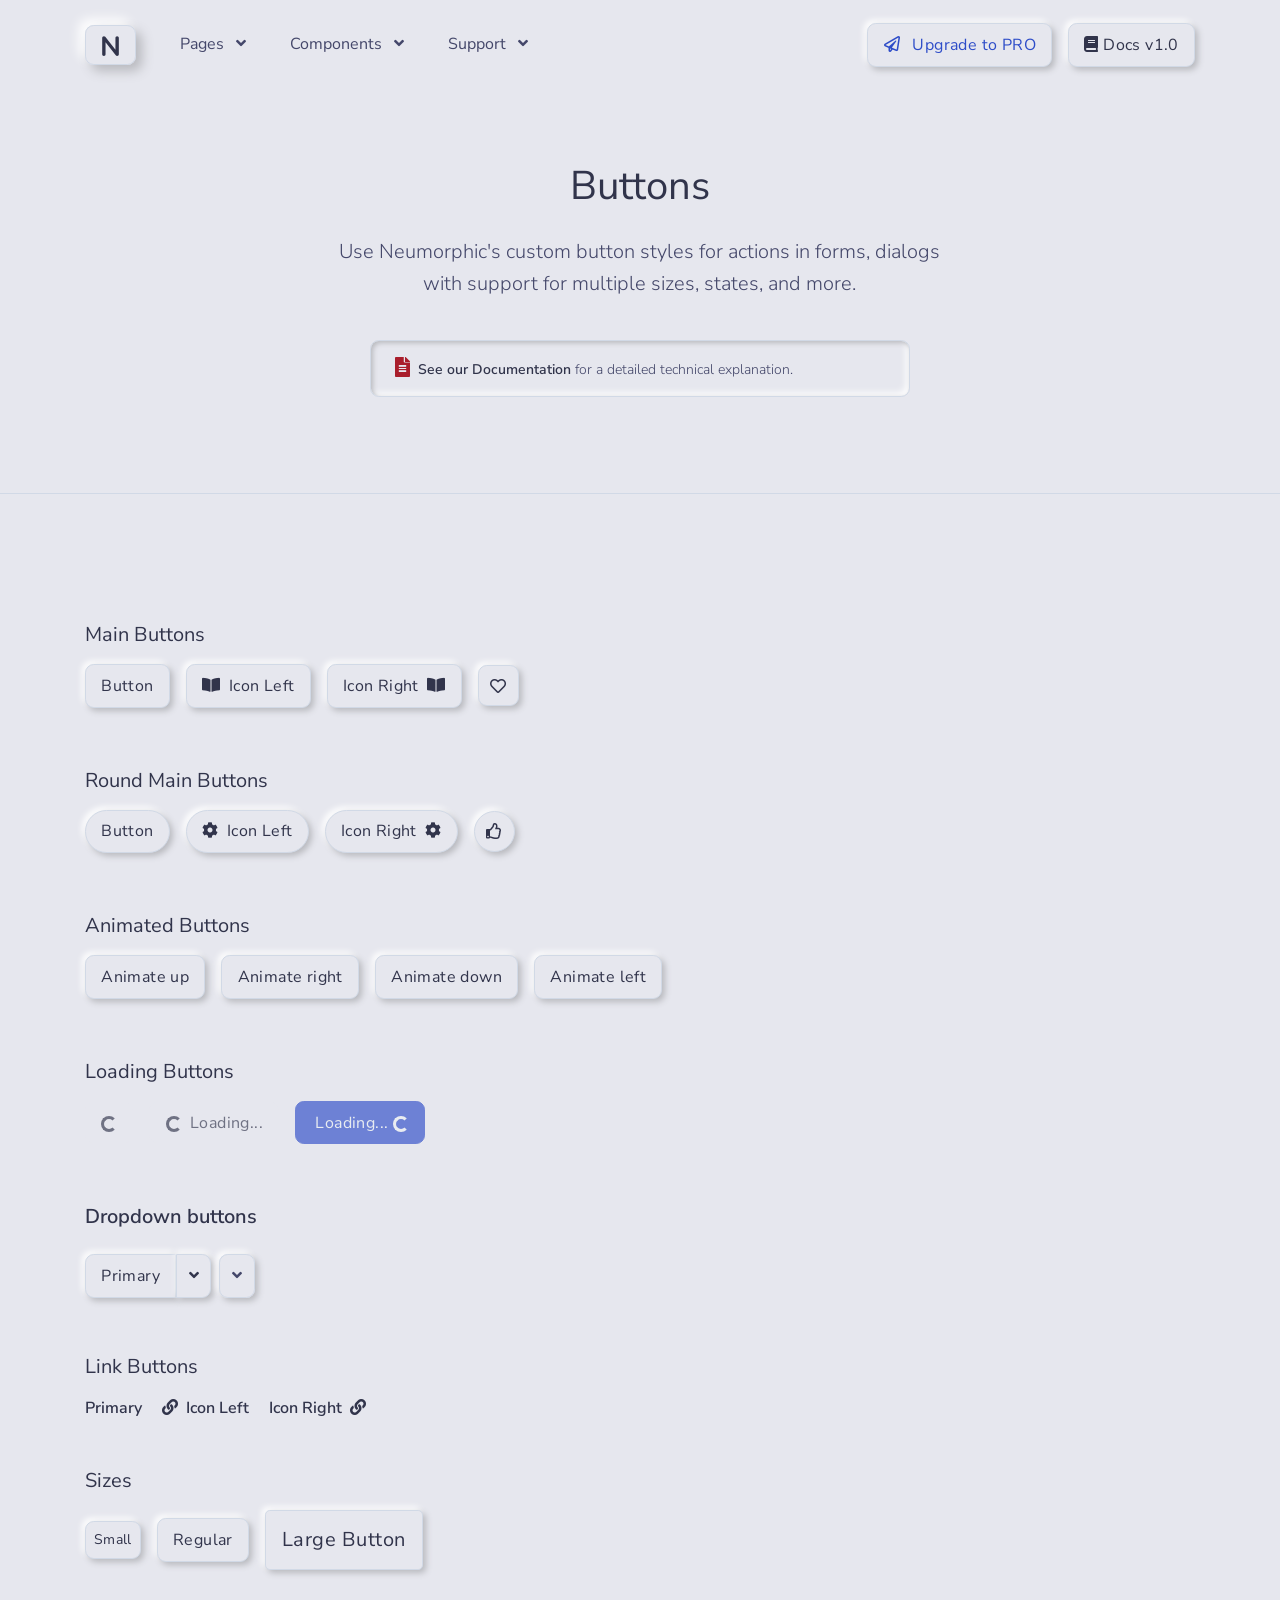
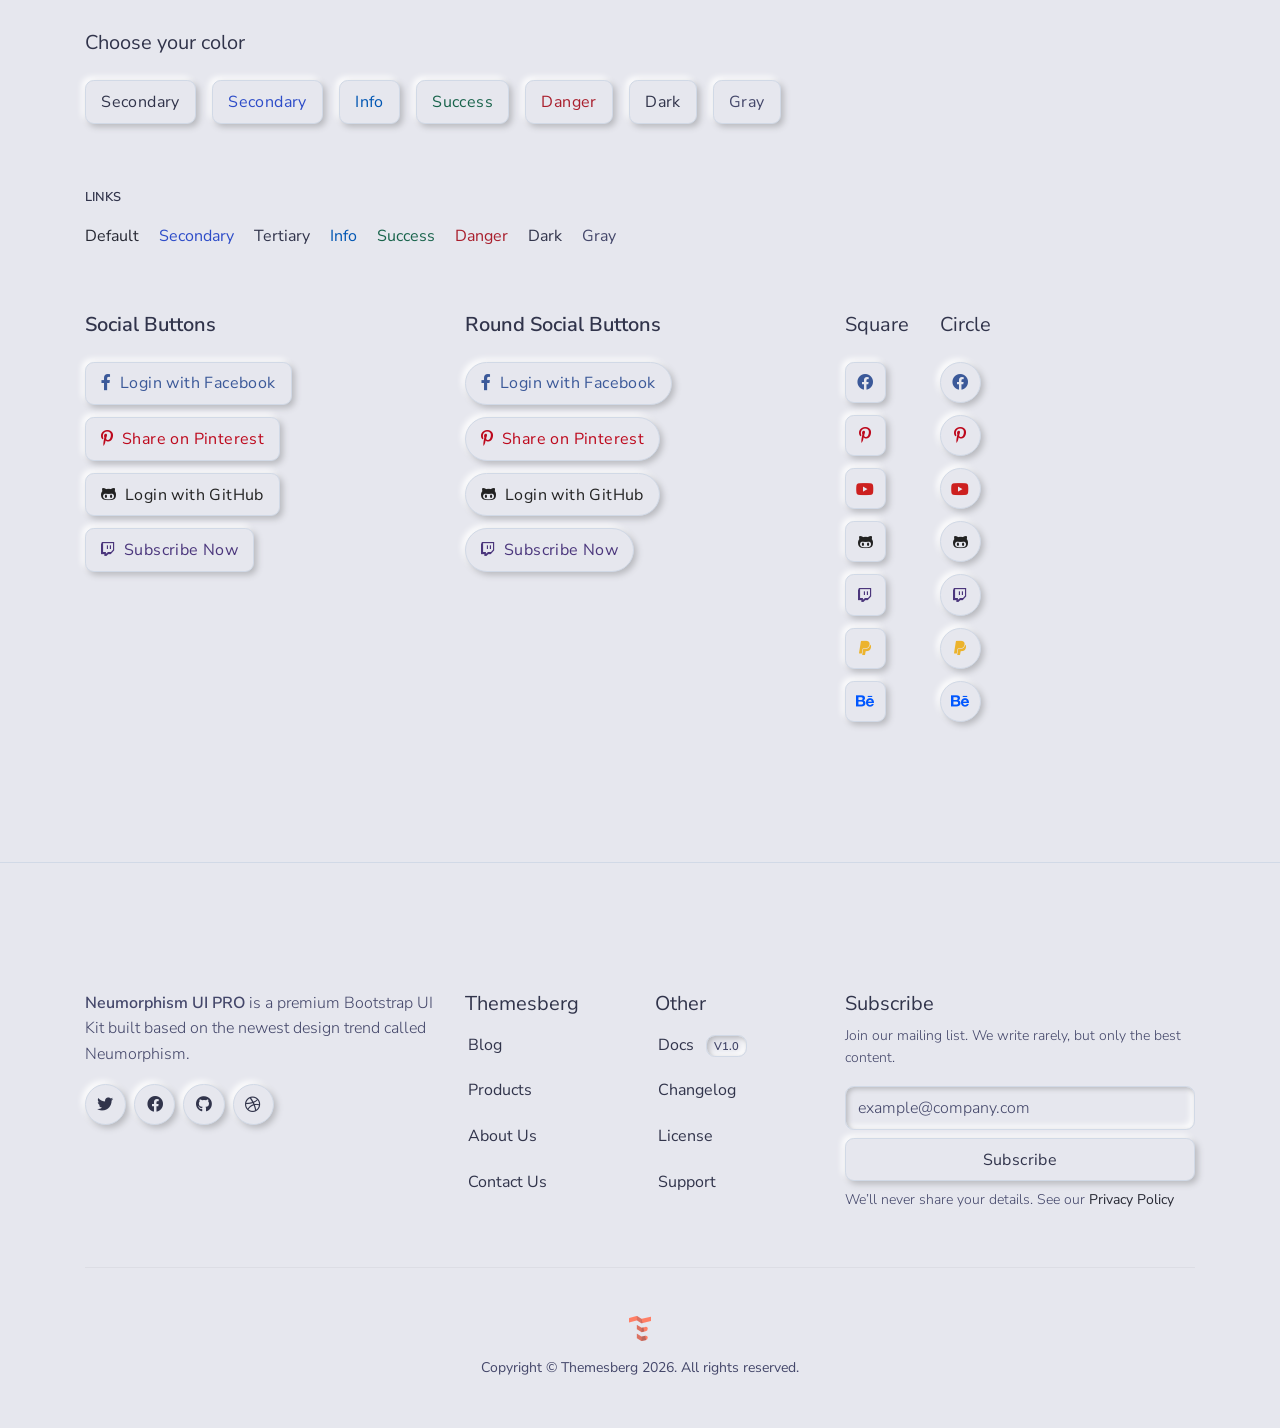
<file: html/components/buttons.html>
<!--

=========================================================
* Neumorphism UI - v1.0.0
=========================================================

* Product Page: https://themesberg.com/product/ui-kits/neumorphism-ui
* Copyright 2020 Themesberg MIT LICENSE (https://www.themesberg.com/licensing#mit)

* Coded by https://themesberg.com

=========================================================

* The above copyright notice and this permission notice shall be included in all copies or substantial portions of the Software.

--><!DOCTYPE html><html lang="en"><head><meta http-equiv="Content-Type" content="text/html; charset=utf-8"><!-- Primary Meta Tags --><title>Neumorphism Components - Buttons</title><meta name="viewport" content="width=device-width,initial-scale=1,shrink-to-fit=no"><meta name="title" content="Neumorphism Components - Buttons"><meta name="author" content="Themesberg"><link rel="canonical" href="https://themesberg.com/product/ui-kits/neumorphism-ui/"><!--  Social tags --><meta name="keywords" content="neumorphism, neumorphism ui, neomorphism, neomorphism ui, neomorphism css, neumorphism css, neumorph, neumorphic, design system, login, form, table, tables, card, cards, navbar, modal, icons, icons, map, chat, carousel, menu, datepicker, gallery, slider, date, social, dropdown, search, tab, nav, footer, date picker, forms, tabs, time, button, select, input, timeline, cart, about us, account, log in, blog, profile, portfolio, landing page, ecommerce, shop, landing, register, app, contact, one page, sign up, signup, store, bootstrap 4, bootstrap4, dashboard, bootstrap 4 dashboard, bootstrap 4 design, bootstrap 4 system, bootstrap 4, bootstrap 4 uit kit, bootstrap 4 kit, themesberg, html kit, html css template, web template, bootstrap, bootstrap 4, css3 template, frontend, responsive bootstrap template, bootstrap ui kit, responsive ui kit"><meta name="description" content="Start developing neumorphic web applications and pages using Neumorphism UI. It features over 100 individual components and 5 example pages."><!-- Schema.org markup for Google+ --><meta itemprop="name" content="Neumorphism UI by Themesberg"><meta itemprop="description" content="Start developing neumorphic web applications and pages using Neumorphism UI. It features over 100 individual components and 5 example pages."><meta itemprop="image" content="https://themesberg.s3.us-east-2.amazonaws.com/public/products/neumorphism-ui/neumorphism-thumbnail.jpg"><!-- Twitter Card data --><meta name="twitter:card" content="product"><meta name="twitter:site" content="@themesberg"><meta name="twitter:title" content="Neumorphism UI by Themesberg"><meta name="twitter:description" content="Start developing neumorphic web applications and pages using Neumorphism UI. It features over 100 individual components and 5 example pages."><meta name="twitter:creator" content="@themesberg"><meta name="twitter:image" content="https://themesberg.s3.us-east-2.amazonaws.com/public/products/neumorphism-ui/neumorphism-thumbnail.jpg"><!-- Open Graph data --><meta property="fb:app_id" content="214738555737136"><meta property="og:title" content="Neumorphism UI by Themesberg"><meta property="og:type" content="article"><meta property="og:url" content="https://demo.themesberg.com/neumorphism-ui/"><meta property="og:image" content="https://themesberg.s3.us-east-2.amazonaws.com/public/products/neumorphism-ui/neumorphism-thumbnail.jpg"><meta property="og:description" content="Start developing neumorphic web applications and pages using Neumorphism UI. It features over 100 individual components and 5 example pages."><meta property="og:site_name" content="Themesberg"><!-- Favicon --><link rel="apple-touch-icon" sizes="120x120" href="../../assets/img/favicon/apple-touch-icon.png"><link rel="icon" type="image/png" sizes="32x32" href="../../assets/img/favicon/favicon-32x32.png"><link rel="icon" type="image/png" sizes="16x16" href="../../assets/img/favicon/favicon-16x16.png"><link rel="manifest" href="../../assets/img/favicon/site.webmanifest"><link rel="mask-icon" href="../../assets/img/favicon/safari-pinned-tab.svg" color="#ffffff"><meta name="msapplication-TileColor" content="#ffffff"><meta name="theme-color" content="#ffffff"><!-- Fontawesome --><link type="text/css" href="../../vendor/@fortawesome/fontawesome-free/css/all.min.css" rel="stylesheet"><!-- Pixel CSS --><link type="text/css" href="../../css/neumorphism.css" rel="stylesheet"><!-- NOTICE: You can use the _analytics.html partial to include production code specific code & trackers --><!-- Global site tag (gtag.js) - Google Analytics --><script async src="https://www.googletagmanager.com/gtag/js?id=UA-141734189-1"></script><script>window.dataLayer = window.dataLayer || []; function gtag() { dataLayer.push(arguments); } gtag('js', new Date()); gtag('config', 'UA-141734189-1');</script></head><body><header class="header-global"><nav id="navbar-main" aria-label="Primary navigation" class="navbar navbar-main navbar-expand-lg navbar-theme-primary headroom navbar-light"><div class="container position-relative"><a class="navbar-brand shadow-soft py-2 px-3 rounded border border-light mr-lg-4" href="../../index.html"><img class="navbar-brand-dark" src="../../assets/img/brand/dark.svg" alt="Logo light"> <img class="navbar-brand-light" src="../../assets/img/brand/dark.svg" alt="Logo dark"></a><div class="navbar-collapse collapse" id="navbar_global"><div class="navbar-collapse-header"><div class="row"><div class="col-6 collapse-brand"><a href="../../index.html" class="navbar-brand shadow-soft py-2 px-3 rounded border border-light"><img src="../../assets/img/brand/dark.svg" alt="Themesberg logo"></a></div><div class="col-6 collapse-close"><a href="#navbar_global" class="fas fa-times" data-toggle="collapse" data-target="#navbar_global" aria-controls="navbar_global" aria-expanded="false" title="close" aria-label="Toggle navigation"></a></div></div></div><ul class="navbar-nav navbar-nav-hover align-items-lg-center"><li class="nav-item dropdown"><a href="#" class="nav-link" data-toggle="dropdown"><span class="nav-link-inner-text">Pages</span> <span class="fas fa-angle-down nav-link-arrow ml-2"></span></a><ul class="dropdown-menu"><li><a class="dropdown-item" href="../../html/pages/about.html">About</a></li><li><a class="dropdown-item" href="../../html/pages/pricing.html">Pricing</a></li><li><a class="dropdown-item" href="../../html/pages/contact.html">Contact</a></li><li><a class="dropdown-item" href="../../html/pages/sign-in.html">Sign in</a></li><li><a class="dropdown-item" href="../../html/pages/sign-up.html">Sign up</a></li></ul></li><li class="nav-item dropdown mega-dropdown"><a href="#" class="nav-link" data-toggle="dropdown"><span class="nav-link-inner-text">Components</span> <span class="fas fa-angle-down nav-link-arrow ml-2"></span></a><div class="dropdown-menu"><div class="row"><div class="col-lg-6 inside-bg d-none d-lg-block"><div class="justify-content-center bg-primary text-white"><div class="px-6 pb-5 pt-3"><img src="../../assets/img/megamenu-image.jpg" alt="Pixel Components"></div><div class="z-2 pb-4 text-center"><a href="../../html/components/all.html" class="btn btn-primary mb-2 mb-sm-0 mr-3 text-secondary"><span class="mr-1"><span class="fas fa-th-large"></span></span> All components </a><a href="https://themesberg.com/docs/neumorphism-ui/components/alerts" target="_blank" class="btn btn-primary mb-2 mb-sm-0"><span class="mr-1"><span class="fas fa-book"></span></span> Docs v1.0</a></div></div></div><div class="col pl-0"><ul class="list-style-none"><li><a class="dropdown-item" href="../../html/components/accordions.html">Accordions</a></li><li><a class="dropdown-item" href="../../html/components/alerts.html">Alerts</a></li><li><a class="dropdown-item" href="../../html/components/badges.html">Badges</a></li><li><a class="dropdown-item" href="../../html/components/bootstrap-carousels.html">Bootstrap Carousels</a></li><li><a class="dropdown-item" href="../../html/components/breadcrumbs.html">Breadcrumbs</a></li><li><a class="dropdown-item" href="../../html/components/buttons.html">Buttons</a></li><li><a class="dropdown-item d-flex align-items-center justify-content-between" href="https://themesberg.com/docs/neumorphism-ui/plugins/jquery-counters/" target="_blank">Counters <span class="badge badge-dark ml-3">Pro</span></a></li><li><a class="dropdown-item" href="../../html/components/cards.html">Cards</a></li><li><a class="dropdown-item d-flex align-items-center justify-content-between" href="https://themesberg.com/docs/neumorphism-ui/components/e-commerce/" target="_blank">E-commerce <span class="badge badge-dark ml-3">Pro</span></a></li></ul></div><div class="col pl-0"><ul class="list-style-none"><li><a class="dropdown-item" href="../../html/components/forms.html">Forms</a></li><li><a class="dropdown-item d-flex align-items-center justify-content-between" href="https://themesberg.com/docs/neumorphism-ui/components/icon-boxes/" target="_blank">Icon Boxes <span class="badge badge-dark ml-3">Pro</span></a></li><li><a class="dropdown-item" href="../../html/components/modals.html">Modals</a></li><li><a class="dropdown-item" href="../../html/components/navs.html">Navs</a></li><li><a class="dropdown-item d-flex align-items-center justify-content-between" href="https://themesberg.com/docs/neumorphism-ui/plugins/owl-carousel/" target="_blank">Owl Carousels <span class="badge badge-dark ml-3">Pro</span></a></li><li><a class="dropdown-item" href="../../html/components/pagination.html">Pagination</a></li><li><a class="dropdown-item" href="../../html/components/popovers.html">Popovers</a></li><li><a class="dropdown-item" href="../../html/components/progress-bars.html">Progress Bars</a></li></ul></div><div class="col pl-0"><ul class="list-style-none"><li><a class="dropdown-item d-flex align-items-center justify-content-between" href="https://themesberg.com/docs/neumorphism-ui/components/icon-boxes/#steps" target="_blank">Steps <span class="badge badge-dark ml-3">Pro</span></a></li><li><a class="dropdown-item" href="../../html/components/tables.html">Tables</a></li><li><a class="dropdown-item" href="../../html/components/tabs.html">Tabs</a></li><li><a class="dropdown-item" href="../../html/components/toasts.html">Toasts</a></li><li><a class="dropdown-item d-flex align-items-center justify-content-between" href="https://themesberg.com/docs/neumorphism-ui/components/timelines/" target="_blank">Timelines <span class="badge badge-dark ml-3">Pro</span></a></li><li><a class="dropdown-item" href="../../html/components/tooltips.html">Tooltips</a></li><li><a class="dropdown-item" href="../../html/components/typography.html">Typography</a></li><li><a class="dropdown-item d-flex align-items-center justify-content-between" href="https://demo.themesberg.com/neumorphism-ui-pro/html/components/widgets.html" target="_blank">Widgets <span class="badge badge-dark ml-3">Pro</span></a></li></ul></div></div></div></li><li class="nav-item dropdown"><a href="#" class="nav-link" data-toggle="dropdown"><span class="nav-link-inner-text">Support</span> <span class="fas fa-angle-down nav-link-arrow ml-2"></span></a><div class="dropdown-menu dropdown-menu-lg"><div class="col-auto px-0" data-dropdown-content><div class="list-group list-group-flush"><a href="https://themesberg.com/docs/neumorphism-ui/getting-started/quick-start/" target="_blank" class="list-group-item list-group-item-action d-flex align-items-center p-0 py-3 px-lg-4"><span class="icon icon-sm icon-secondary"><span class="fas fa-file-alt"></span></span><div class="ml-4"><span class="text-dark d-block">Documentation<span class="badge badge-sm badge-secondary ml-2">v1.0</span></span> <span class="small">Examples and guides</span></div></a><a href="https://github.com/themesberg/th-neumorphism-ui-pro/issues" target="_blank" class="list-group-item list-group-item-action d-flex align-items-center p-0 py-3 px-lg-4"><span class="icon icon-sm icon-secondary"><span class="fas fa-microphone-alt"></span></span><div class="ml-4"><span class="text-dark d-block">Support</span> <span class="small">Looking for answers? Ask us!</span></div></a></div></div></div></li></ul></div><div class="d-flex align-items-center"><a href="https://themesberg.com/product/ui-kits/neumorphism-ui-pro" target="_blank" class="btn btn-primary text-secondary mr-3"><i class="far fa-paper-plane mr-2"></i> Upgrade to PRO</a> <a href="https://themesberg.com/docs/neumorphism-ui/getting-started/quick-start/" target="_blank" class="btn btn-primary d-none d-md-inline-block"><i class="fas fa-book"></i> Docs v1.0</a> <button class="navbar-toggler ml-2" type="button" data-toggle="collapse" data-target="#navbar_global" aria-controls="navbar_global" aria-expanded="false" aria-label="Toggle navigation"><span class="navbar-toggler-icon"></span></button></div></div></nav></header><main><!-- Hero --><div class="section-header pb-6 bg-primary overflow-hidden text-center border-bottom border-light"><div class="container z-2"><div class="row mb-4 justify-content-center"><div class="col-12 col-md-8 col-lg-7"><h1 class="display-3 mb-4">Buttons</h1><p class="lead">Use Neumorphic's custom button styles for actions in forms, dialogs with support for multiple sizes, states, and more.</p></div></div><div class="row justify-content-center"><div class="col-12 col-md-10 col-lg-6"><div class="alert shadow-inset"><div class="d-flex"><div class="alert-inner--text"><span class="icon text-danger icon-xs mr-2 mr-md-1"><span class="fas fa-file-alt"></span></span> <a target="_blank" href="https://themesberg.com/docs/neumorphism-ui/components/buttons/">See our Documentation</a> for a detailed technical explanation.</div></div></div></div></div></div></div><!-- End of Hero --><div class="section section-lg bg-primary text-dark components-section"><div class="container"><div class="row justify-content-center"><div class="col-lg-12"><div class="mb-3"><h2 class="h5">Main Buttons</h2></div><!--Buttons--> <button class="btn btn-primary" type="button">Button</button> <button class="btn btn-primary" type="button"><span class="mr-1"><span class="fas fa-book-open"></span></span> Icon Left</button> <button class="btn btn-primary" type="button">Icon Right <span class="ml-1"><span class="fas fa-book-open"></span></span></button> <button class="btn btn-icon-only btn-primary" type="button" aria-label="love button" title="love button"><span aria-hidden="true" class="far fa-heart"></span></button><!--End of Buttons--><div class="mb-3 mt-5"><h3 class="h5">Round Main Buttons</h3></div><!--Buttons--> <button class="btn btn-pill btn-primary" type="button">Button</button> <button class="btn btn-pill btn-primary" type="button"><span class="mr-1"><span class="fas fa-cog"></span></span> Icon Left</button> <button class="btn btn-pill btn-primary" type="button">Icon Right <span class="ml-1"><span class="fas fa-cog"></span></span></button> <button class="btn btn-icon-only btn-pill btn-primary" type="button" aria-label="up button" title="up button"><span aria-hidden="true" class="far fa-thumbs-up"></span></button><div class="mb-3 mt-5"><h3 class="h5">Animated Buttons</h3></div><button class="btn btn-primary animate-up-2" type="button">Animate up</button> <button class="btn btn-primary animate-right-3" type="button">Animate right</button> <button class="btn btn-primary animate-down-2" type="button">Animate down</button> <button class="btn btn-primary animate-left-3" type="button">Animate left</button><div class="mb-3 mt-5"><h3 class="h5">Loading Buttons</h3></div><!--Buttons--> <button class="btn btn-primary" type="button" disabled="disabled"><span class="spinner-border spinner-border-sm" role="status" aria-hidden="true"></span> <span class="sr-only">Loading...</span></button> <button class="btn btn-primary" type="button" disabled="disabled"><span class="spinner-border spinner-border-sm" role="status" aria-hidden="true"></span> <span class="ml-1">Loading...</span></button> <button class="btn btn-secondary" type="button" disabled="disabled"><span class="ml-1">Loading...</span> <span class="spinner-border spinner-border-sm" role="status" aria-hidden="true"></span></button><!--End of Buttons--><div class="mb-3 mt-5"><h3 class="h5 font-weight-bold mb-3">Dropdown buttons</h3><div class="dropdown"><div class="btn-group mr-2 mb-2"><button type="button" class="btn btn-primary">Primary</button> <button type="button" class="btn btn-primary dropdown-toggle dropdown-toggle-split" data-toggle="dropdown" aria-haspopup="true" aria-expanded="false"><span class="fas fa-angle-down dropdown-arrow"></span> <span class="sr-only">Toggle Dropdown</span></button><div class="dropdown-menu"><a class="dropdown-item" href="#">Action</a> <a class="dropdown-item" href="#">Another action</a> <a class="dropdown-item" href="#">Something else here</a><div class="dropdown-divider"></div><a class="dropdown-item" href="#">Separated link</a></div></div><div class="btn-group mb-2 mr-2"><button type="button" class="btn btn-tertiary dropdown-toggle dropdown-toggle-split" data-toggle="dropdown" aria-haspopup="true" aria-expanded="false"><span class="fas fa-angle-down dropdown-arrow"></span> <span class="sr-only">Toggle Dropdown</span></button><div class="dropdown-menu"><a class="dropdown-item" href="#">Action</a> <a class="dropdown-item" href="#">Another action</a> <a class="dropdown-item" href="#">Something else here</a><div class="dropdown-divider"></div><a class="dropdown-item" href="#">Separated link</a></div></div></div><div class="mb-3 mt-5"><h3 class="h5">Link Buttons</h3></div><!--Buttons--> <a href="#" class="text-dark font-weight-bold mr-3">Primary</a> <a href="#" class="text-dark font-weight-bold mr-3"><span class="mr-1"><span class="fas fa-link"></span></span> Icon Left </a><a href="#" class="text-dark font-weight-bold">Icon Right <span class="ml-1"><span class="fas fa-link"></span></span> </a><!--End of Buttons--><div class="mb-3 mt-5"><h3 class="h5">Sizes</h3></div><!--Buttons--> <button class="btn btn-sm btn-primary" type="button">Small</button> <button class="btn btn-primary" type="button">Regular</button> <button class="btn btn-lg btn-primary" type="button">Large Button</button><!--End of Buttons--><!-- Button colors --><div class="mb-4 mt-5"><h3 class="h5">Choose your color</h3></div><!--Buttons--> <button class="btn btn-primary text-dark" type="button">Secondary</button> <button class="btn btn-primary text-secondary" type="button">Secondary</button> <button class="btn btn-primary text-info" type="button">Info</button> <button class="btn btn-primary text-success" type="button">Success</button> <button class="btn btn-primary text-danger" type="button">Danger</button> <button class="btn btn-primary text-dark" type="button">Dark</button> <button class="btn btn-primary text-gray" type="button">Gray</button><!-- Button links --><div class="mb-3 mt-5"><small class="text-uppercase font-weight-bold">Links</small></div><!--Buttons--> <a href="#" class="text-default mr-3">Default</a> <a href="#" class="text-secondary mr-3">Secondary</a> <a href="#" class="text-tertiary mr-3">Tertiary</a> <a href="#" class="text-info mr-3">Info</a> <a href="#" class="text-success mr-3">Success</a> <a href="#" class="text-danger mr-3">Danger</a> <a href="#" class="text-dark mr-3">Dark</a> <a href="#" class="text-gray">Gray</a><!--End Of Buttons--></div><div class="row"><div class="col-lg-4 col-md-6"><!-- Button Social --><div class="mb-4 mt-5"><h3 class="h5 font-weight-bold">Social Buttons</h3></div><button class="btn btn-facebook" type="button"><span class="mr-1"><span class="fab fa-facebook-f"></span></span> Login with Facebook</button><br><button class="btn btn-pinterest" type="button"><span class="mr-1"><span class="fab fa-pinterest-p"></span></span> Share on Pinterest</button><br><button class="btn btn-github" type="button"><span class="mr-1"><span class="fab fa-github-alt"></span></span> Login with GitHub</button><br><button class="btn btn-twitch" type="button"><span class="mr-1"><span class="fab fa-twitch"></span></span> Subscribe Now</button></div><div class="col-lg-4 col-md-6"><!-- Button Social --><div class="mb-4 mt-5"><h3 class="h5 font-weight-bold">Round Social Buttons</h3></div><button class="btn btn-pill btn-facebook" type="button"><span class="mr-1"><span class="fab fa-facebook-f"></span></span> Login with Facebook</button><br><button class="btn btn-pill btn-pinterest" type="button"><span class="mr-1"><span class="fab fa-pinterest-p"></span></span> Share on Pinterest</button><br><button class="btn btn-pill btn-github" type="button"><span class="mr-1"><span class="fab fa-github-alt"></span></span> Login with GitHub</button><br><button class="btn btn-pill btn-twitch" type="button"><span class="mr-1"><span class="fab fa-twitch"></span></span> Subscribe Now</button></div><div class="col-lg-1 col-md-3"><!-- Square --><div class="mb-4 mt-5"><h3 class="h5">Square</h3></div><button class="btn btn-icon-only btn-facebook" type="button" aria-label="facebook button" title="facebook button"><span aria-hidden="true" class="fab fa-facebook"></span></button> <button class="btn btn-icon-only btn-pinterest" type="button" aria-label="pinterest button" title="pinterest button"><span aria-hidden="true" class="fab fa-pinterest-p"></span></button> <button class="btn btn-icon-only btn-youtube" type="button" aria-label="youtube button" title="youtube button"><span aria-hidden="true" class="fab fa-youtube"></span></button> <button class="btn btn-icon-only btn-github" type="button" aria-label="github button" title="github button"><span aria-hidden="true" class="fab fa-github-alt"></span></button> <button class="btn btn-icon-only btn-twitch" type="button" aria-label="twitch button" title="twitch button"><span aria-hidden="true" class="fab fa-twitch"></span></button> <button class="btn btn-icon-only btn-paypal" type="button" aria-label="paypal button" title="paypal button"><span aria-hidden="true" class="fab fa-paypal"></span></button> <button class="btn btn-icon-only btn-behance" type="button" aria-label="behance button" title="behance button"><span aria-hidden="true" class="fab fa-behance"></span></button></div><div class="col-lg-1 col-md-2"><!-- Circle --><div class="mb-4 mt-5"><h3 class="h5">Circle</h3></div><button class="btn btn-icon-only btn-pill btn-facebook" type="button" aria-label="facebook button" title="facebook button"><span aria-hidden="true" class="fab fa-facebook"></span></button> <button class="btn btn-icon-only btn-pill btn-pinterest" type="button" aria-label="pinterest button" title="pinterest button"><span aria-hidden="true" class="fab fa-pinterest-p"></span></button> <button class="btn btn-icon-only btn-pill btn-youtube" type="button" aria-label="youtube button" title="youtube button"><span aria-hidden="true" class="fab fa-youtube"></span></button> <button class="btn btn-icon-only btn-pill btn-github" type="button" aria-label="github button" title="github button"><span aria-hidden="true" class="fab fa-github-alt"></span></button> <button class="btn btn-icon-only btn-pill btn-twitch" type="button" aria-label="twitch button" title="twitch button"><span aria-hidden="true" class="fab fa-twitch"></span></button> <button class="btn btn-icon-only btn-pill btn-paypal" type="button" aria-label="paypal button" title="paypal button"><span aria-hidden="true" class="fab fa-paypal"></span></button> <button class="btn btn-icon-only btn-pill btn-behance" type="button" aria-label="behance button" title="behance button"><span aria-hidden="true" class="fab fa-behance"></span></button></div></div></div></div></div></div></main><footer class="d-flex pb-5 pt-6 pt-md-7 border-top border-light bg-primary"><div class="container"><div class="row"><div class="col-lg-4"><p><strong>Neumorphism UI PRO</strong> is a premium Bootstrap UI Kit built based on the newest design trend called Neumorphism.</p><ul class="d-flex list-unstyled mb-5 mb-lg-0"><li class="mr-2"><a href="https://twitter.com/themesberg" target="_blank" class="btn btn-icon-only btn-pill btn-primary" aria-label="twitter social link" data-toggle="tooltip" data-placement="top" title="Follow @themesberg on Twitter"><span aria-hidden="true" class="fab fa-twitter"></span></a></li><li class="mr-2"><a href="https://www.facebook.com/themesberg/" target="_blank" class="btn btn-icon-only btn-pill btn-primary" aria-label="facebook social link" data-toggle="tooltip" data-placement="top" title="Like @themesberg on Facebook"><span aria-hidden="true" class="fab fa-facebook"></span></a></li><li class="mr-2"><a href="https://github.com/themesberg" target="_blank" class="btn btn-icon-only btn-pill btn-primary" aria-label="github social link" data-toggle="tooltip" data-placement="top" title="Open source projects"><span aria-hidden="true" class="fab fa-github"></span></a></li><li><a href="https://dribbble.com/themesberg" target="_blank" class="btn btn-icon-only btn-pill btn-primary" aria-label="dribbble social link" data-toggle="tooltip" data-placement="top" title="Follow us on Dribbble"><span aria-hidden="true" class="fab fa-dribbble"></span></a></li></ul></div><div class="col-6 col-lg-2 mb-5 mb-lg-0"><h5>Themesberg</h5><ul class="footer-links list-unstyled mt-2"><li class="mb-1"><a class="p-2" target="_blank" href="https://themesberg.com/blog">Blog</a></li><li class="mb-1"><a class="p-2" target="_blank" href="https://themesberg.com/products">Products</a></li><li class="mb-1"><a class="p-2" target="_blank" href="https://themesberg.com/about">About Us</a></li><li><a class="p-2" target="_blank" href="https://themesberg.com/contact">Contact Us</a></li></ul></div><div class="col-6 col-lg-2 mb-5 mb-lg-0"><h5>Other</h5><ul class="footer-links list-unstyled mt-2"><li class="mb-1"><a class="p-2" href="https://themesberg.com/docs/pixel-bootstrap/getting-started/overview/" target="_blank">Docs <span class="badge badge-gray text-uppercase ml-2">v1.0</span></a></li><li class="mb-1"><a class="p-2" href="https://themesberg.com/docs/pixel-bootstrap/getting-started/changelog" target="_blank">Changelog</a></li><li class="mb-1"><a class="p-2" target="_blank" href="https://themesberg.com/licensing">License</a></li><li><a class="p-2" target="_blank" href="https://github.com/themesberg/pixel-bootstrap-ui-kit/issues">Support</a></li></ul></div><div class="col-12 col-lg-4 mb-5 mb-lg-0"><h5>Subscribe</h5><p class="text-gray font-small mt-2">Join our mailing list. We write rarely, but only the best content.</p><form action="#"><div class="form-row mb-2"><div class="col-12"><label class="h6 font-weight-normal d-none" for="exampleInputEmail3">Email address</label> <input type="email" class="form-control mb-2" placeholder="example@company.com" name="email" aria-label="Subscribe form" id="exampleInputEmail3" required></div><div class="col-12"><button type="submit" class="btn btn-primary btn-block" data-loading-text="Sending"><span>Subscribe</span></button></div></div></form><p class="text-gray font-small m-0">We’ll never share your details. See our <a class="text-black" href="#">Privacy Policy</a></p></div></div><hr class="my-5"><div class="row"><div class="col"><a href="https://themesberg.com" target="_blank" class="d-flex justify-content-center"><img src="../../assets/img/themesberg.svg" height="25" class="mb-3" alt="Themesberg Logo"></a><div class="d-flex text-center justify-content-center align-items-center" role="contentinfo"><p class="font-weight-normal font-small mb-0">Copyright © Themesberg <span class="current-year">2020</span>. All rights reserved.</p></div></div></div></div></footer><!-- Core --><script src="../../vendor/jquery/dist/jquery.min.js"></script><script src="../../vendor/popper.js/dist/umd/popper.min.js"></script><script src="../../vendor/bootstrap/dist/js/bootstrap.min.js"></script><script src="../../vendor/headroom.js/dist/headroom.min.js"></script><!-- Vendor JS --><script src="../../vendor/onscreen/dist/on-screen.umd.min.js"></script><script src="../../vendor/nouislider/distribute/nouislider.min.js"></script><script src="../../vendor/bootstrap-datepicker/dist/js/bootstrap-datepicker.min.js"></script><script src="../../vendor/waypoints/lib/jquery.waypoints.min.js"></script><script src="../../vendor/jarallax/dist/jarallax.min.js"></script><script src="../../vendor/jquery.counterup/jquery.counterup.min.js"></script><script src="../../vendor/jquery-countdown/dist/jquery.countdown.min.js"></script><script src="../../vendor/smooth-scroll/dist/smooth-scroll.polyfills.min.js"></script><script src="../../vendor/prismjs/prism.js"></script><script async defer="defer" src="https://buttons.github.io/buttons.js"></script><!-- Neumorphism JS --><script src="../../assets/js/neumorphism.js"></script><script>$toggleTransitions = $('#toggleTransitions');
        $buttonOverlay = $('.btn-loading-overlay');

        $toggleTransitions.on('change', function() {
            if ($(this).is(':checked')) {
                $buttonOverlay.addClass('btn-loading');
                $buttonOverlay.attr('disabled', true);
            } else {
                $buttonOverlay.removeClass('btn-loading');
                $buttonOverlay.attr('disabled', false);
            }
        });</script></body></html>
</file>
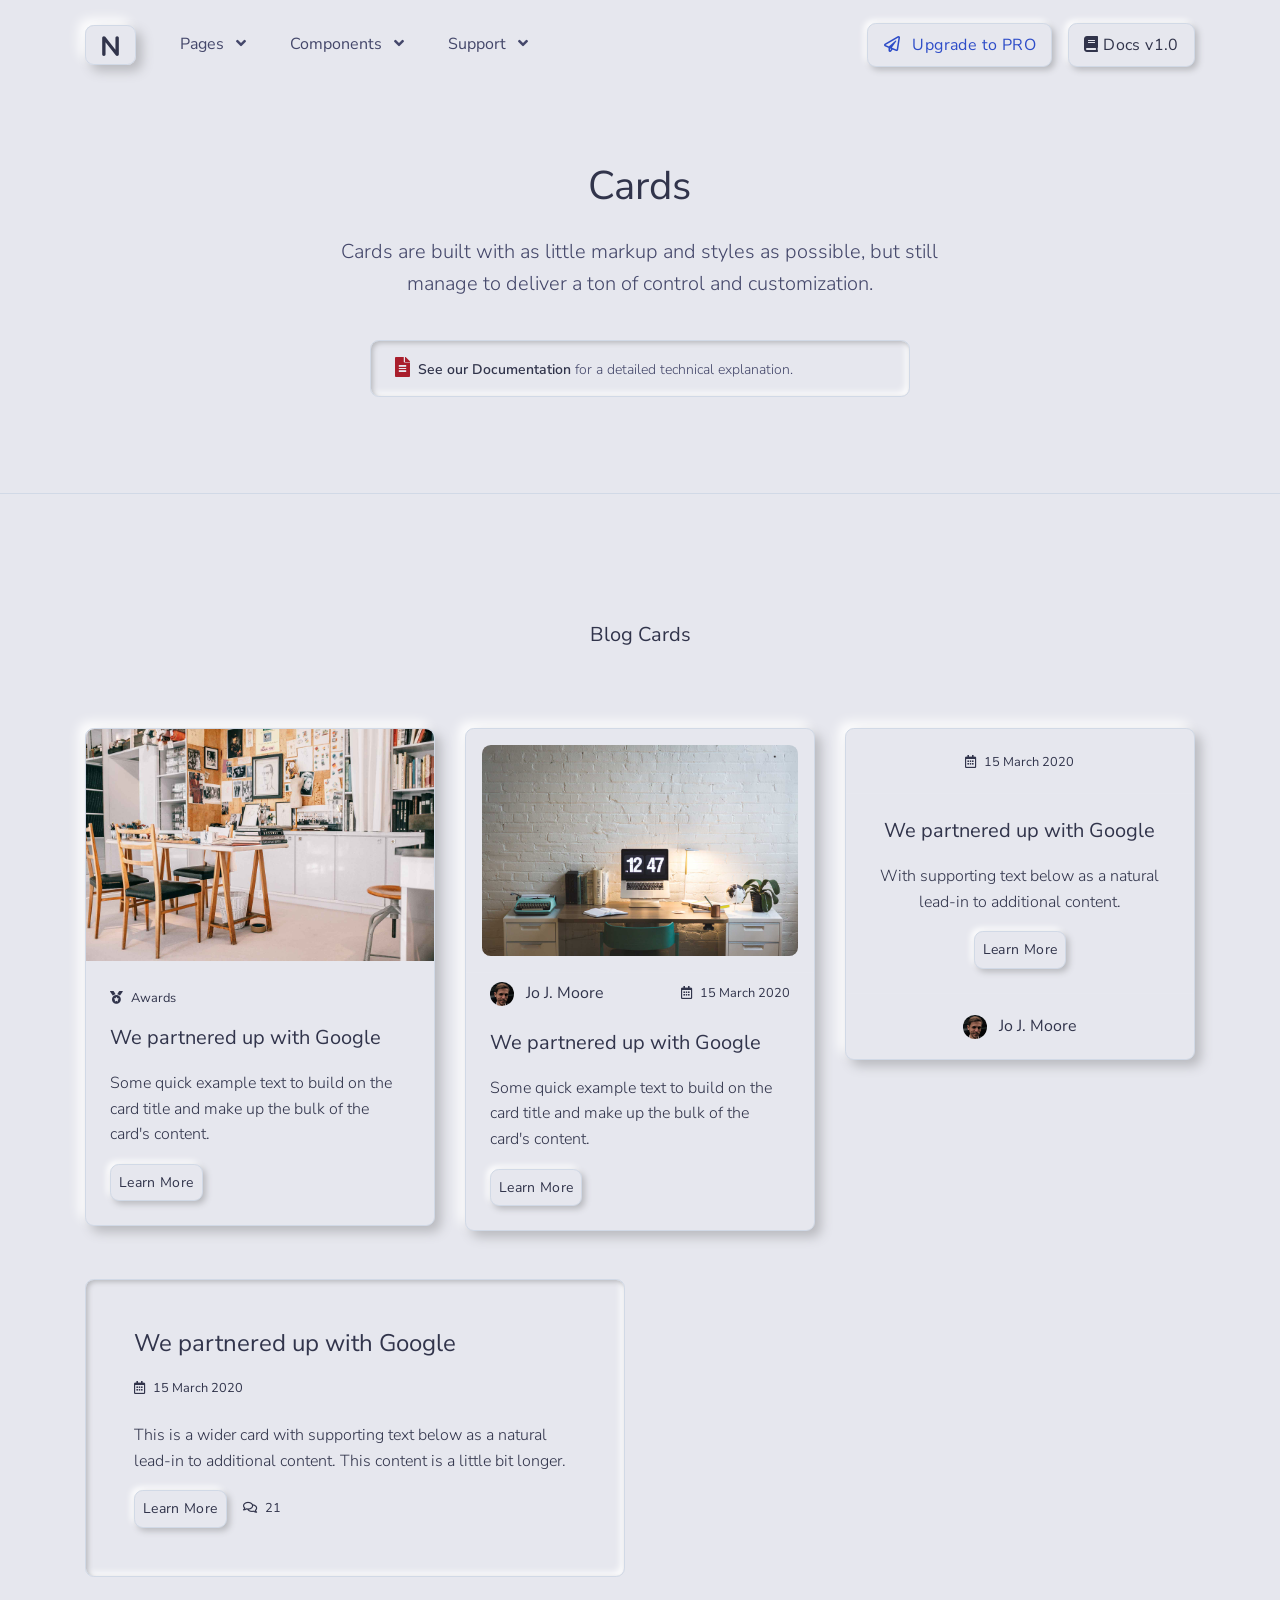
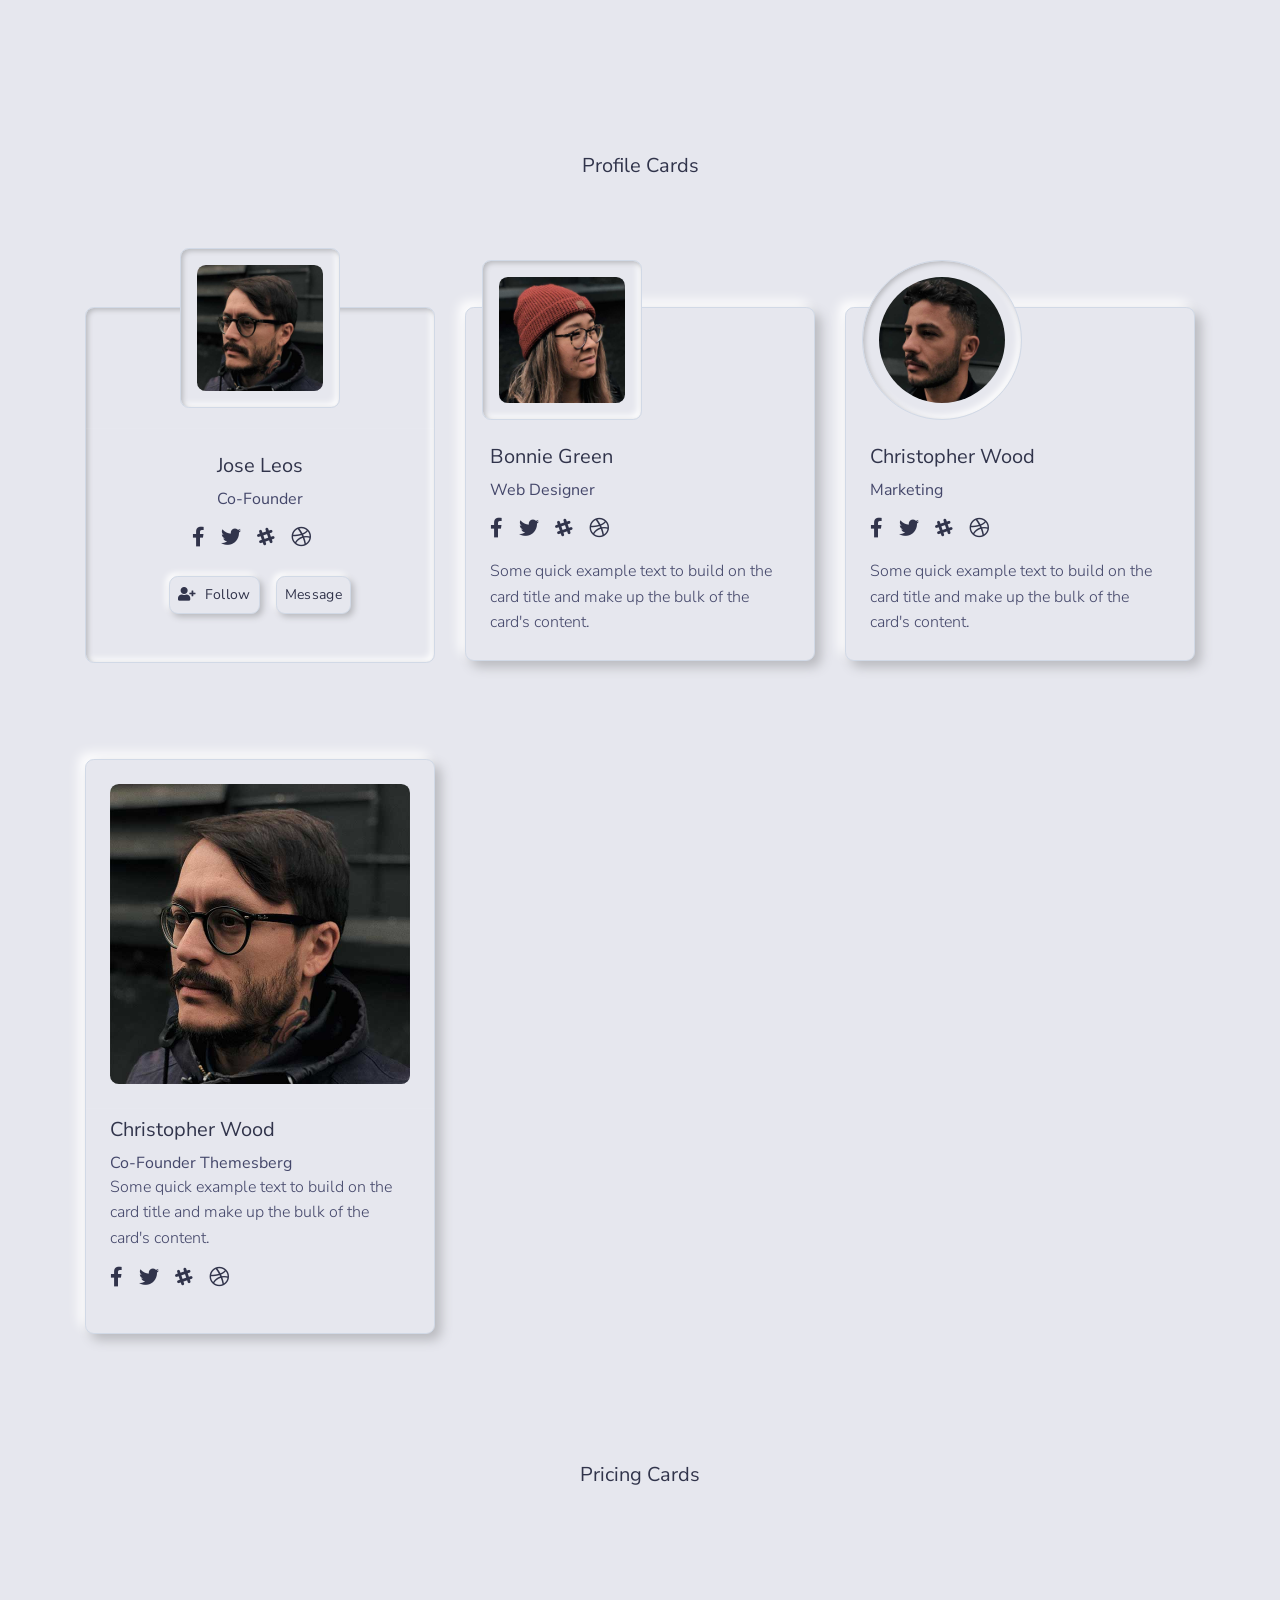
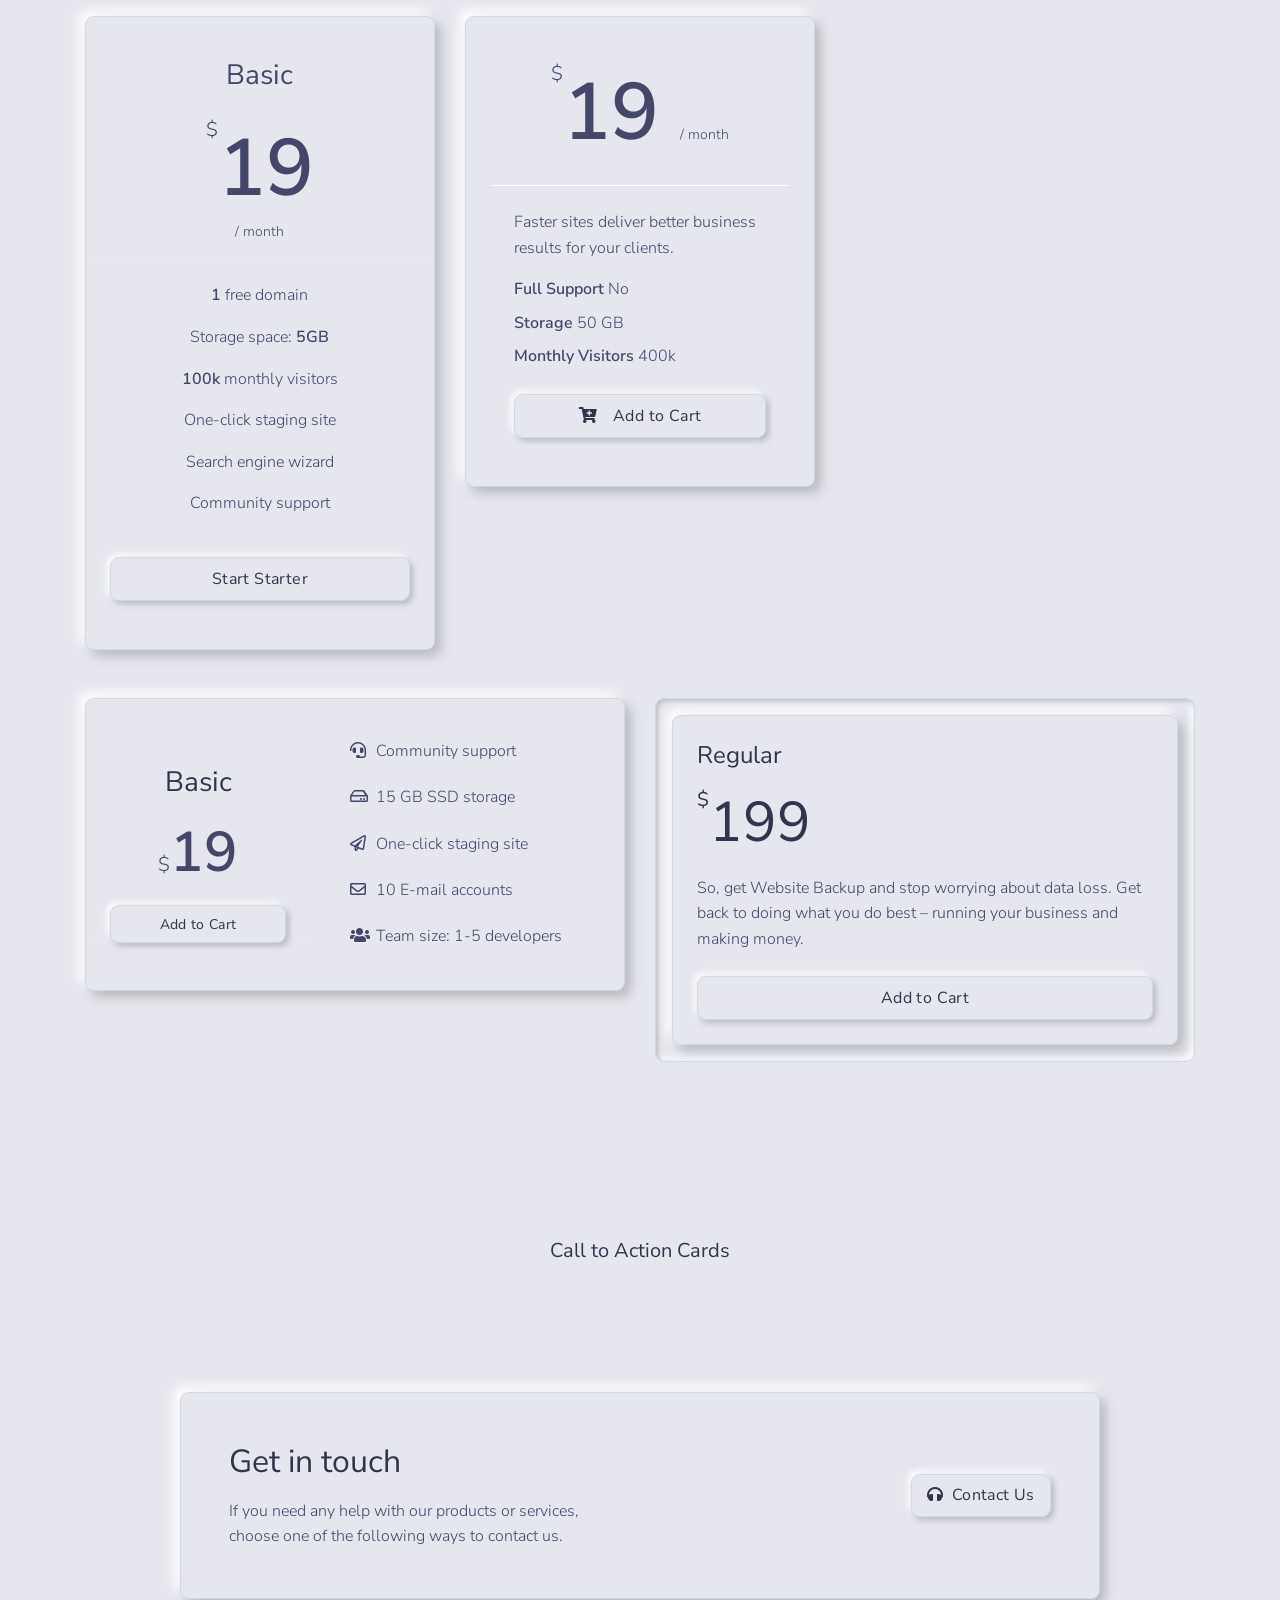
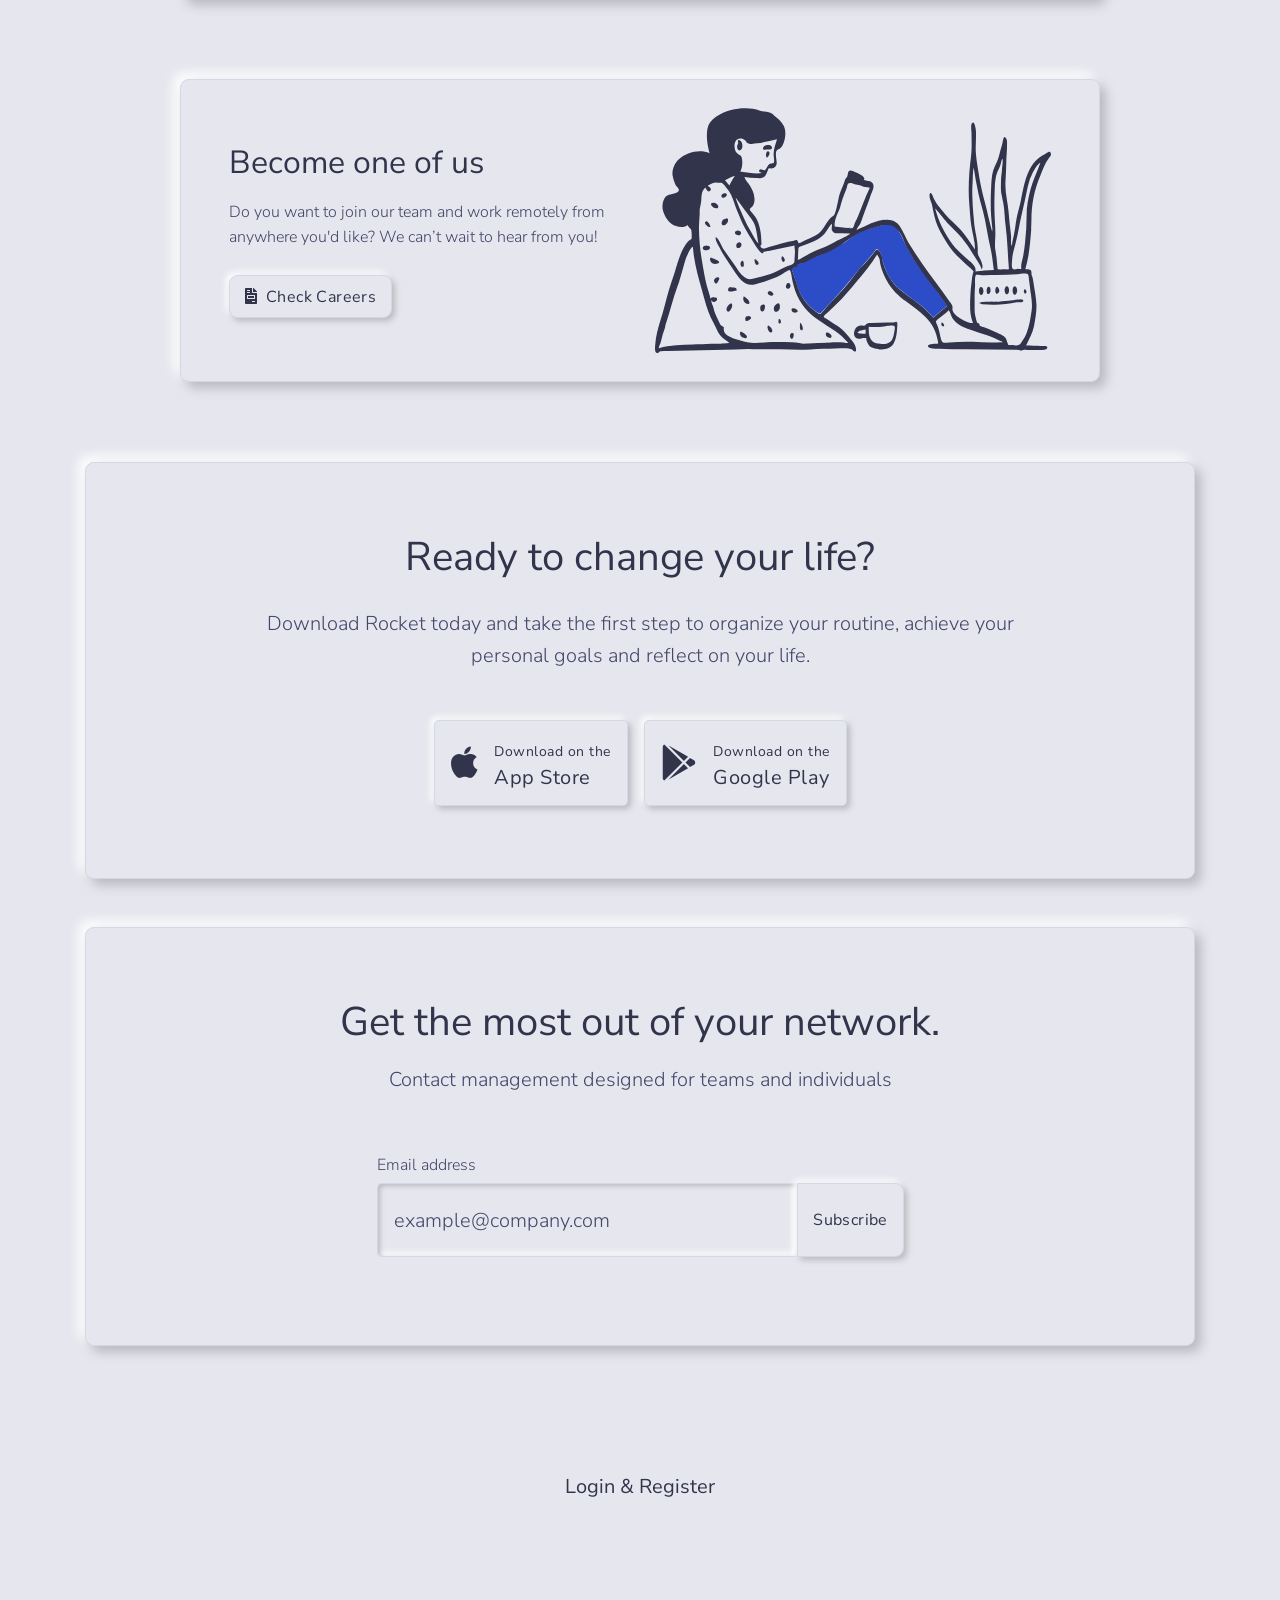
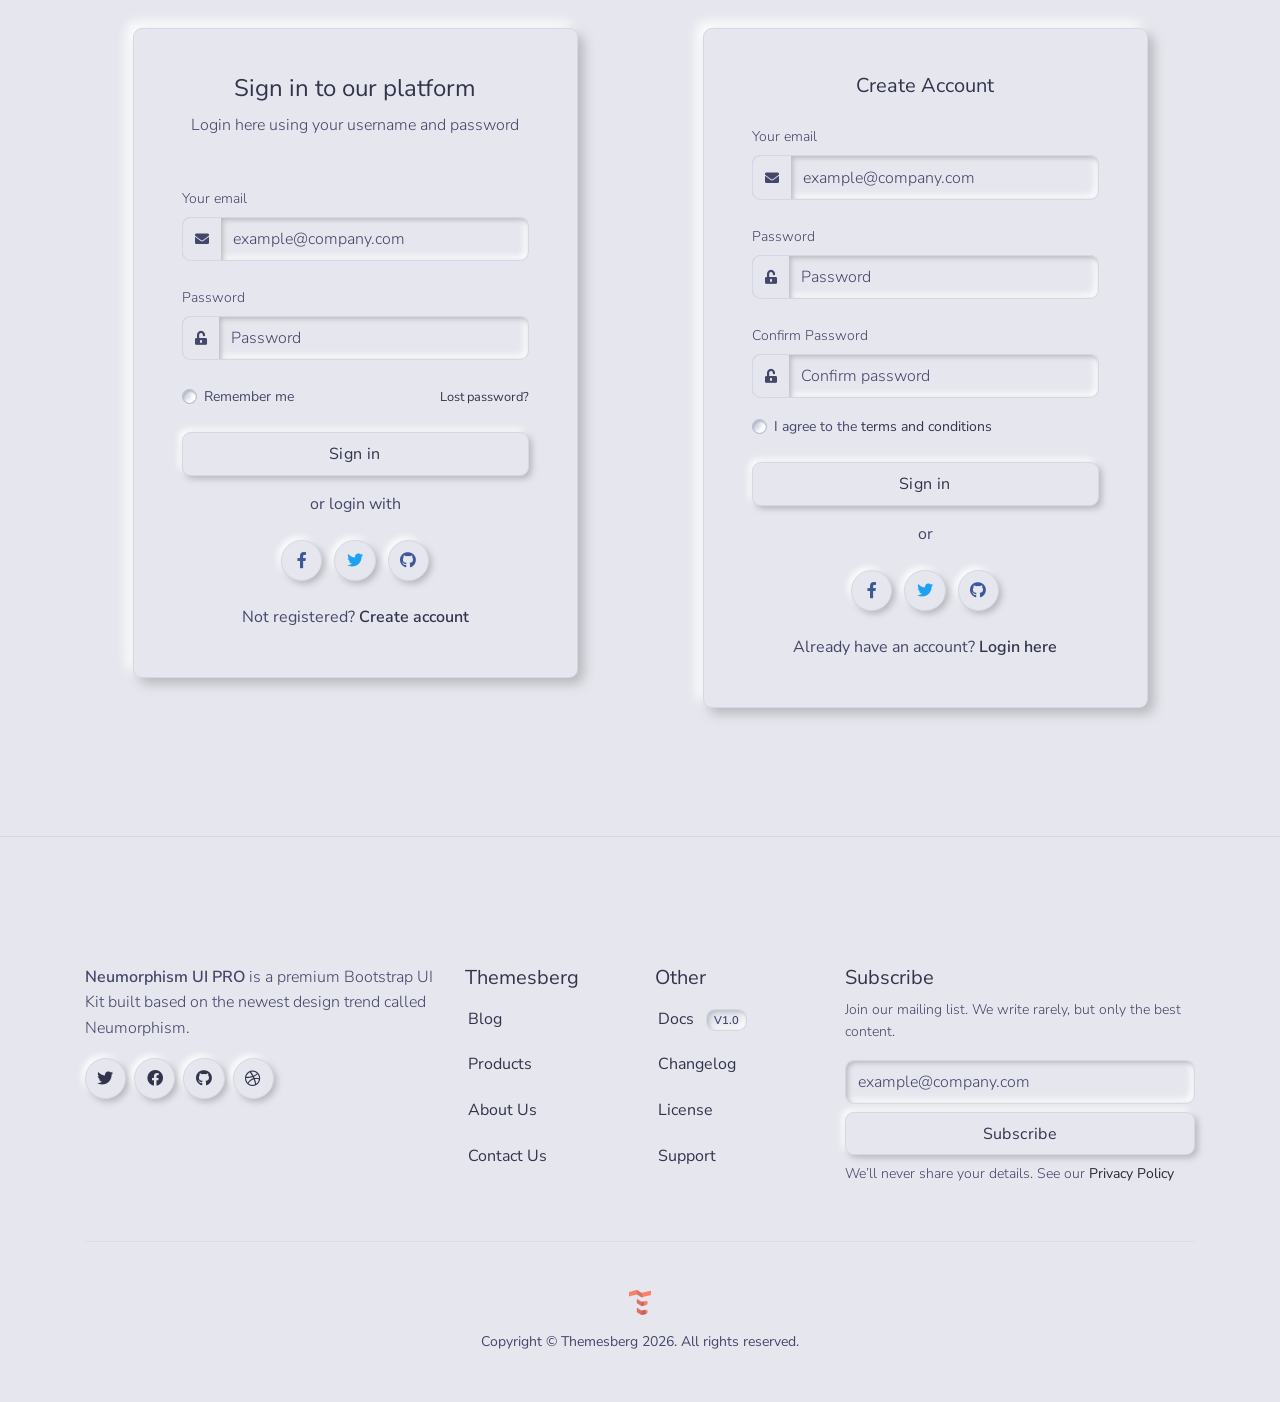
<file: html/components/cards.html>
<!--

=========================================================
* Neumorphism UI - v1.0.0
=========================================================

* Product Page: https://themesberg.com/product/ui-kits/neumorphism-ui
* Copyright 2020 Themesberg MIT LICENSE (https://www.themesberg.com/licensing#mit)

* Coded by https://themesberg.com

=========================================================

* The above copyright notice and this permission notice shall be included in all copies or substantial portions of the Software.

--><!DOCTYPE html><html lang="en"><head><meta http-equiv="Content-Type" content="text/html; charset=utf-8"><!-- Primary Meta Tags --><title>Neumorphism Components - Cards</title><meta name="viewport" content="width=device-width,initial-scale=1,shrink-to-fit=no"><meta name="title" content="Neumorphism Components - Cards"><meta name="author" content="Themesberg"><link rel="canonical" href="https://themesberg.com/product/ui-kits/neumorphism-ui/"><!--  Social tags --><meta name="keywords" content="neumorphism, neumorphism ui, neomorphism, neomorphism ui, neomorphism css, neumorphism css, neumorph, neumorphic, design system, login, form, table, tables, card, cards, navbar, modal, icons, icons, map, chat, carousel, menu, datepicker, gallery, slider, date, social, dropdown, search, tab, nav, footer, date picker, forms, tabs, time, button, select, input, timeline, cart, about us, account, log in, blog, profile, portfolio, landing page, ecommerce, shop, landing, register, app, contact, one page, sign up, signup, store, bootstrap 4, bootstrap4, dashboard, bootstrap 4 dashboard, bootstrap 4 design, bootstrap 4 system, bootstrap 4, bootstrap 4 uit kit, bootstrap 4 kit, themesberg, html kit, html css template, web template, bootstrap, bootstrap 4, css3 template, frontend, responsive bootstrap template, bootstrap ui kit, responsive ui kit"><meta name="description" content="Start developing neumorphic web applications and pages using Neumorphism UI. It features over 100 individual components and 5 example pages."><!-- Schema.org markup for Google+ --><meta itemprop="name" content="Neumorphism UI by Themesberg"><meta itemprop="description" content="Start developing neumorphic web applications and pages using Neumorphism UI. It features over 100 individual components and 5 example pages."><meta itemprop="image" content="https://themesberg.s3.us-east-2.amazonaws.com/public/products/neumorphism-ui/neumorphism-thumbnail.jpg"><!-- Twitter Card data --><meta name="twitter:card" content="product"><meta name="twitter:site" content="@themesberg"><meta name="twitter:title" content="Neumorphism UI by Themesberg"><meta name="twitter:description" content="Start developing neumorphic web applications and pages using Neumorphism UI. It features over 100 individual components and 5 example pages."><meta name="twitter:creator" content="@themesberg"><meta name="twitter:image" content="https://themesberg.s3.us-east-2.amazonaws.com/public/products/neumorphism-ui/neumorphism-thumbnail.jpg"><!-- Open Graph data --><meta property="fb:app_id" content="214738555737136"><meta property="og:title" content="Neumorphism UI by Themesberg"><meta property="og:type" content="article"><meta property="og:url" content="https://demo.themesberg.com/neumorphism-ui/"><meta property="og:image" content="https://themesberg.s3.us-east-2.amazonaws.com/public/products/neumorphism-ui/neumorphism-thumbnail.jpg"><meta property="og:description" content="Start developing neumorphic web applications and pages using Neumorphism UI. It features over 100 individual components and 5 example pages."><meta property="og:site_name" content="Themesberg"><!-- Favicon --><link rel="apple-touch-icon" sizes="120x120" href="../../assets/img/favicon/apple-touch-icon.png"><link rel="icon" type="image/png" sizes="32x32" href="../../assets/img/favicon/favicon-32x32.png"><link rel="icon" type="image/png" sizes="16x16" href="../../assets/img/favicon/favicon-16x16.png"><link rel="manifest" href="../../assets/img/favicon/site.webmanifest"><link rel="mask-icon" href="../../assets/img/favicon/safari-pinned-tab.svg" color="#ffffff"><meta name="msapplication-TileColor" content="#ffffff"><meta name="theme-color" content="#ffffff"><!-- Fontawesome --><link type="text/css" href="../../vendor/@fortawesome/fontawesome-free/css/all.min.css" rel="stylesheet"><!-- Pixel CSS --><link type="text/css" href="../../css/neumorphism.css" rel="stylesheet"><!-- NOTICE: You can use the _analytics.html partial to include production code specific code & trackers --><!-- Global site tag (gtag.js) - Google Analytics --><script async src="https://www.googletagmanager.com/gtag/js?id=UA-141734189-1"></script><script>window.dataLayer = window.dataLayer || []; function gtag() { dataLayer.push(arguments); } gtag('js', new Date()); gtag('config', 'UA-141734189-1');</script></head><body><header class="header-global"><nav id="navbar-main" aria-label="Primary navigation" class="navbar navbar-main navbar-expand-lg navbar-theme-primary headroom navbar-light"><div class="container position-relative"><a class="navbar-brand shadow-soft py-2 px-3 rounded border border-light mr-lg-4" href="../../index.html"><img class="navbar-brand-dark" src="../../assets/img/brand/dark.svg" alt="Logo light"> <img class="navbar-brand-light" src="../../assets/img/brand/dark.svg" alt="Logo dark"></a><div class="navbar-collapse collapse" id="navbar_global"><div class="navbar-collapse-header"><div class="row"><div class="col-6 collapse-brand"><a href="../../index.html" class="navbar-brand shadow-soft py-2 px-3 rounded border border-light"><img src="../../assets/img/brand/dark.svg" alt="Themesberg logo"></a></div><div class="col-6 collapse-close"><a href="#navbar_global" class="fas fa-times" data-toggle="collapse" data-target="#navbar_global" aria-controls="navbar_global" aria-expanded="false" title="close" aria-label="Toggle navigation"></a></div></div></div><ul class="navbar-nav navbar-nav-hover align-items-lg-center"><li class="nav-item dropdown"><a href="#" class="nav-link" data-toggle="dropdown"><span class="nav-link-inner-text">Pages</span> <span class="fas fa-angle-down nav-link-arrow ml-2"></span></a><ul class="dropdown-menu"><li><a class="dropdown-item" href="../../html/pages/about.html">About</a></li><li><a class="dropdown-item" href="../../html/pages/pricing.html">Pricing</a></li><li><a class="dropdown-item" href="../../html/pages/contact.html">Contact</a></li><li><a class="dropdown-item" href="../../html/pages/sign-in.html">Sign in</a></li><li><a class="dropdown-item" href="../../html/pages/sign-up.html">Sign up</a></li></ul></li><li class="nav-item dropdown mega-dropdown"><a href="#" class="nav-link" data-toggle="dropdown"><span class="nav-link-inner-text">Components</span> <span class="fas fa-angle-down nav-link-arrow ml-2"></span></a><div class="dropdown-menu"><div class="row"><div class="col-lg-6 inside-bg d-none d-lg-block"><div class="justify-content-center bg-primary text-white"><div class="px-6 pb-5 pt-3"><img src="../../assets/img/megamenu-image.jpg" alt="Pixel Components"></div><div class="z-2 pb-4 text-center"><a href="../../html/components/all.html" class="btn btn-primary mb-2 mb-sm-0 mr-3 text-secondary"><span class="mr-1"><span class="fas fa-th-large"></span></span> All components </a><a href="https://themesberg.com/docs/neumorphism-ui/components/alerts" target="_blank" class="btn btn-primary mb-2 mb-sm-0"><span class="mr-1"><span class="fas fa-book"></span></span> Docs v1.0</a></div></div></div><div class="col pl-0"><ul class="list-style-none"><li><a class="dropdown-item" href="../../html/components/accordions.html">Accordions</a></li><li><a class="dropdown-item" href="../../html/components/alerts.html">Alerts</a></li><li><a class="dropdown-item" href="../../html/components/badges.html">Badges</a></li><li><a class="dropdown-item" href="../../html/components/bootstrap-carousels.html">Bootstrap Carousels</a></li><li><a class="dropdown-item" href="../../html/components/breadcrumbs.html">Breadcrumbs</a></li><li><a class="dropdown-item" href="../../html/components/buttons.html">Buttons</a></li><li><a class="dropdown-item d-flex align-items-center justify-content-between" href="https://themesberg.com/docs/neumorphism-ui/plugins/jquery-counters/" target="_blank">Counters <span class="badge badge-dark ml-3">Pro</span></a></li><li><a class="dropdown-item" href="../../html/components/cards.html">Cards</a></li><li><a class="dropdown-item d-flex align-items-center justify-content-between" href="https://themesberg.com/docs/neumorphism-ui/components/e-commerce/" target="_blank">E-commerce <span class="badge badge-dark ml-3">Pro</span></a></li></ul></div><div class="col pl-0"><ul class="list-style-none"><li><a class="dropdown-item" href="../../html/components/forms.html">Forms</a></li><li><a class="dropdown-item d-flex align-items-center justify-content-between" href="https://themesberg.com/docs/neumorphism-ui/components/icon-boxes/" target="_blank">Icon Boxes <span class="badge badge-dark ml-3">Pro</span></a></li><li><a class="dropdown-item" href="../../html/components/modals.html">Modals</a></li><li><a class="dropdown-item" href="../../html/components/navs.html">Navs</a></li><li><a class="dropdown-item d-flex align-items-center justify-content-between" href="https://themesberg.com/docs/neumorphism-ui/plugins/owl-carousel/" target="_blank">Owl Carousels <span class="badge badge-dark ml-3">Pro</span></a></li><li><a class="dropdown-item" href="../../html/components/pagination.html">Pagination</a></li><li><a class="dropdown-item" href="../../html/components/popovers.html">Popovers</a></li><li><a class="dropdown-item" href="../../html/components/progress-bars.html">Progress Bars</a></li></ul></div><div class="col pl-0"><ul class="list-style-none"><li><a class="dropdown-item d-flex align-items-center justify-content-between" href="https://themesberg.com/docs/neumorphism-ui/components/icon-boxes/#steps" target="_blank">Steps <span class="badge badge-dark ml-3">Pro</span></a></li><li><a class="dropdown-item" href="../../html/components/tables.html">Tables</a></li><li><a class="dropdown-item" href="../../html/components/tabs.html">Tabs</a></li><li><a class="dropdown-item" href="../../html/components/toasts.html">Toasts</a></li><li><a class="dropdown-item d-flex align-items-center justify-content-between" href="https://themesberg.com/docs/neumorphism-ui/components/timelines/" target="_blank">Timelines <span class="badge badge-dark ml-3">Pro</span></a></li><li><a class="dropdown-item" href="../../html/components/tooltips.html">Tooltips</a></li><li><a class="dropdown-item" href="../../html/components/typography.html">Typography</a></li><li><a class="dropdown-item d-flex align-items-center justify-content-between" href="https://demo.themesberg.com/neumorphism-ui-pro/html/components/widgets.html" target="_blank">Widgets <span class="badge badge-dark ml-3">Pro</span></a></li></ul></div></div></div></li><li class="nav-item dropdown"><a href="#" class="nav-link" data-toggle="dropdown"><span class="nav-link-inner-text">Support</span> <span class="fas fa-angle-down nav-link-arrow ml-2"></span></a><div class="dropdown-menu dropdown-menu-lg"><div class="col-auto px-0" data-dropdown-content><div class="list-group list-group-flush"><a href="https://themesberg.com/docs/neumorphism-ui/getting-started/quick-start/" target="_blank" class="list-group-item list-group-item-action d-flex align-items-center p-0 py-3 px-lg-4"><span class="icon icon-sm icon-secondary"><span class="fas fa-file-alt"></span></span><div class="ml-4"><span class="text-dark d-block">Documentation<span class="badge badge-sm badge-secondary ml-2">v1.0</span></span> <span class="small">Examples and guides</span></div></a><a href="https://github.com/themesberg/th-neumorphism-ui-pro/issues" target="_blank" class="list-group-item list-group-item-action d-flex align-items-center p-0 py-3 px-lg-4"><span class="icon icon-sm icon-secondary"><span class="fas fa-microphone-alt"></span></span><div class="ml-4"><span class="text-dark d-block">Support</span> <span class="small">Looking for answers? Ask us!</span></div></a></div></div></div></li></ul></div><div class="d-flex align-items-center"><a href="https://themesberg.com/product/ui-kits/neumorphism-ui-pro" target="_blank" class="btn btn-primary text-secondary mr-3"><i class="far fa-paper-plane mr-2"></i> Upgrade to PRO</a> <a href="https://themesberg.com/docs/neumorphism-ui/getting-started/quick-start/" target="_blank" class="btn btn-primary d-none d-md-inline-block"><i class="fas fa-book"></i> Docs v1.0</a> <button class="navbar-toggler ml-2" type="button" data-toggle="collapse" data-target="#navbar_global" aria-controls="navbar_global" aria-expanded="false" aria-label="Toggle navigation"><span class="navbar-toggler-icon"></span></button></div></div></nav></header><main><!-- Hero --><div class="section-header pb-6 bg-primary overflow-hidden text-center border-bottom border-light"><div class="container z-2"><div class="row mb-4 justify-content-center"><div class="col-12 col-md-8 col-lg-7"><h1 class="display-3 mb-4">Cards</h1><p class="lead">Cards are built with as little markup and styles as possible, but still manage to deliver a ton of control and customization.</p></div></div><div class="row justify-content-center"><div class="col-12 col-md-10 col-lg-6"><div class="alert shadow-inset"><div class="d-flex"><div class="alert-inner--text"><span class="icon text-danger icon-xs mr-2 mr-md-1"><span class="fas fa-file-alt"></span></span> <a target="_blank" href="https://themesberg.com/docs/neumorphism-ui/components/cards/">See our Documentation</a> for a detailed technical explanation.</div></div></div></div></div></div></div><!-- End of Hero --><div class="section bg-primary text-dark section-lg"><div class="container"><!-- Title --><div class="row"><div class="col text-center"><h2 class="h5 mb-6">Blog Cards</h2></div></div><!-- End of title--><div class="row mb-5"><div class="col-12 col-md-6 col-lg-4 mb-5"><div class="card bg-primary border-light shadow-soft"><img src="../../assets/img/blog/blog-article-1.jpg" class="card-img-top rounded-top" alt="Themesberg office"><div class="card-body"><span class="h6 icon-tertiary small"><span class="fas fa-medal mr-2"></span>Awards</span><h3 class="h5 card-title mt-3">We partnered up with Google</h3><p class="card-text">Some quick example text to build on the card title and make up the bulk of the card's content.</p><a href="#" class="btn btn-primary btn-sm">Learn More</a></div></div></div><div class="col-12 col-md-6 col-lg-4 mb-5"><div class="card bg-primary border-light shadow-soft"><div class="card-header p-3"><img src="../../assets/img/blog/blog-article-2.jpg" class="card-img-top rounded" alt="Designer desk"></div><div class="card-body pt-2"><div class="media d-flex align-items-center justify-content-between"><div class="post-group"><a href="#" data-toggle="tooltip" data-placement="top" title="" data-original-title="23k followers"><img class="avatar-sm mr-2 img-fluid rounded-circle" src="../../assets/img/team/profile-picture-2.jpg" alt="Jo portrait"> Jo J. Moore</a></div><div class="d-flex align-items-center"><span class="small"><span class="far fa-calendar-alt mr-2"></span>15 March 2020</span></div></div><h3 class="h5 card-title mt-4">We partnered up with Google</h3><p class="card-text">Some quick example text to build on the card title and make up the bulk of the card's content.</p><a href="#" class="btn btn-primary btn-sm">Learn More</a></div></div></div><div class="col-12 col-md-6 col-lg-4 mb-5"><div class="card bg-primary shadow-soft text-center border-light"><div class="card-header"><span class="card-text small"><span class="far fa-calendar-alt mr-2"></span>15 March 2020</span></div><div class="card-body"><h3 class="h5 card-title">We partnered up with Google</h3><p class="card-text">With supporting text below as a natural lead-in to additional content.</p><a href="#" class="btn btn-primary btn-sm">Learn More</a></div><div class="card-footer"><a href="#" data-toggle="tooltip" data-placement="top" title="" data-original-title="23k followers"><img class="avatar-sm mr-2 img-fluid rounded-circle" src="../../assets/img/team/profile-picture-2.jpg" alt="Moore avatar"> Jo J. Moore</a></div></div></div><div class="col-12 col-lg-6"><div class="card bg-primary shadow-inset border-light"><div class="card-body p-5"><h3 class="h4 card-title mb-3">We partnered up with Google</h3><span class="card-text small"><span class="far fa-calendar-alt mr-2"></span>15 March 2020</span><p class="card-text mt-4">This is a wider card with supporting text below as a natural lead-in to additional content. This content is a little bit longer.</p><div class="d-flex align-items-center"><a href="#" class="btn btn-primary btn-sm mr-3">Learn More</a> <a href="#" class="small"><span class="far fa-comments mr-2"></span>21</a></div></div></div></div></div></div></div><section class="section section-lg pt-0"><div class="container"><!-- Title --><div class="row"><div class="col text-center"><h2 class="h5 mb-7">Profile Cards</h2></div></div><!-- End of title--><div class="row justify-content-between"><div class="col-12 col-md-6 col-lg-4 mb-6 mb-md-5"><!-- Profile Card --><div class="profile-card mb-5"><div class="card bg-primary shadow-inset border-light text-center"><div class="card-header"><div class="profile-image bg-primary shadow-inset border border-light rounded mx-auto p-3 mt-n6"><img src="../../assets/img/team/profile-picture-4.jpg" class="card-img-top rounded" alt="Leos Portrait"></div></div><div class="card-body pb-5"><h3 class="h5 mb-2">Jose Leos</h3><span class="h6 font-weight-normal text-gray mb-3">Co-Founder</span><ul class="list-unstyled d-flex justify-content-center mt-3 mb-4"><li><a href="#" target="_blank" aria-label="facebook social link" class="icon icon-xs icon-facebook mr-3"><span class="fab fa-facebook-f"></span></a></li><li><a href="#" target="_blank" aria-label="twitter social link" class="icon icon-xs icon-twitter mr-3"><span class="fab fa-twitter"></span></a></li><li><a href="#" target="_blank" aria-label="slack social link" class="icon icon-xs icon-slack mr-3"><span class="fab fa-slack-hash"></span></a></li><li><a href="#" target="_blank" aria-label="dribbble social link" class="icon icon-xs icon-dribbble mr-3"><span class="fab fa-dribbble"></span></a></li></ul><a class="btn btn-sm btn-primary mr-3" href="#"><span class="fas fa-user-plus mr-1"></span> Follow </a><a class="btn btn-sm btn-primary" href="#">Message</a></div></div></div><!-- End of Profile Card --></div><div class="col-12 col-md-6 col-lg-4 mb-6 mb-md-5"><!-- Profile Card --><div class="profile-card mb-5"><div class="card bg-primary shadow-soft border-light"><div class="profile-image bg-primary shadow-inset border border-light rounded p-3 ml-3 mt-n5"><img src="../../assets/img/team/profile-picture-3.jpg" class="card-img-top rounded" alt="Bonnie Avatar"></div><div class="card-body"><h3 class="h5 mb-2">Bonnie Green</h3><span class="h6 font-weight-normal text-gray mb-3">Web Designer</span><ul class="list-unstyled d-flex my-3"><li><a href="#" target="_blank" aria-label="facebook social link" class="icon icon-xs icon-facebook mr-3"><span class="fab fa-facebook-f"></span></a></li><li><a href="#" target="_blank" aria-label="twitter social link" class="icon icon-xs icon-twitter mr-3"><span class="fab fa-twitter"></span></a></li><li><a href="#" target="_blank" aria-label="slack social link" class="icon icon-xs icon-slack mr-3"><span class="fab fa-slack-hash"></span></a></li><li><a href="#" target="_blank" aria-label="dribbble social link" class="icon icon-xs icon-dribbble mr-3"><span class="fab fa-dribbble"></span></a></li></ul><p class="card-text">Some quick example text to build on the card title and make up the bulk of the card's content.</p></div></div></div><!-- End of Profile Card --></div><div class="col-12 col-md-6 col-lg-4 mb-4 mb-md-5"><!-- Profile Card --><div class="profile-card mb-5"><div class="card bg-primary shadow-soft border-light"><div class="profile-image bg-primary shadow-inset border border-light rounded-circle p-3 ml-3 mt-n5"><img src="../../assets/img/team/profile-picture-1.jpg" class="card-img-top rounded-circle" alt="Christopher Avatar"></div><div class="card-body"><h3 class="h5 mb-2">Christopher Wood</h3><span class="h6 font-weight-normal text-gray mb-3">Marketing</span><ul class="list-unstyled d-flex my-3"><li><a href="#" target="_blank" aria-label="facebook social link" class="icon icon-xs icon-facebook mr-3"><span class="fab fa-facebook-f"></span></a></li><li><a href="#" target="_blank" aria-label="twitter social link" class="icon icon-xs icon-twitter mr-3"><span class="fab fa-twitter"></span></a></li><li><a href="#" target="_blank" aria-label="slack social link" class="icon icon-xs icon-slack mr-3"><span class="fab fa-slack-hash"></span></a></li><li><a href="#" target="_blank" aria-label="dribbble social link" class="icon icon-xs icon-dribbble mr-3"><span class="fab fa-dribbble"></span></a></li></ul><p class="card-text">Some quick example text to build on the card title and make up the bulk of the card's content.</p></div></div></div><!-- End of Profile Card --></div><div class="col-12 col-md-6 col-lg-4 mb-5 mb-md-0"><!-- Profile Card --><div class="card bg-primary shadow-soft border-light"><div class="card-header p-4"><img src="../../assets/img/team/profile-picture-4.jpg" class="card-img-top rounded" alt="Wood Portrait"></div><div class="card-body pt-2"><h3 class="h5 mb-2">Christopher Wood</h3><span class="h6 font-weight-normal text-gray mb-4">Co-Founder Themesberg</span><p class="card-text">Some quick example text to build on the card title and make up the bulk of the card's content.</p><ul class="list-unstyled d-flex my-3"><li><a href="#" target="_blank" aria-label="facebook social link" class="icon icon-xs icon-facebook mr-3"><span class="fab fa-facebook-f"></span></a></li><li><a href="#" target="_blank" aria-label="twitter social link" class="icon icon-xs icon-twitter mr-3"><span class="fab fa-twitter"></span></a></li><li><a href="#" target="_blank" aria-label="slack social link" class="icon icon-xs icon-slack mr-3"><span class="fab fa-slack-hash"></span></a></li><li><a href="#" target="_blank" aria-label="dribbble social link" class="icon icon-xs icon-dribbble mr-3"><span class="fab fa-dribbble"></span></a></li></ul></div></div><!-- End of Profile Card --></div></div></div></section><div class="section section-lg pt-0"><div class="container"><!-- Title --><div class="row"><div class="col text-center"><h2 class="h5 mb-7">Pricing Cards</h2></div></div><!-- End of title--><div class="row mb-5"><div class="col-12 col-md-6 col-lg-4 mb-5 mb-lg-0"><div class="card bg-primary shadow-soft border-light text-center py-4"><!-- Header --><div class="card-header p-3"><h3 class="text-gray mb-4">Basic</h3><span class="d-block"><span class="display-1 font-weight-bold"><span class="align-top font-medium">$</span>19 </span><span class="d-block text-gray font-small">/ month</span></span></div><!-- End Header --><!-- Content --><div class="card-body"><ul class="list-unstyled mb-4"><li class="list-item pb-3"><strong>1</strong> free domain</li><li class="list-item pb-3">Storage space: <strong>5GB</strong></li><li class="list-item pb-3"><strong>100k</strong> monthly visitors</li><li class="list-item pb-3">One-click staging site</li><li class="list-item pb-3">Search engine wizard</li><li class="list-item pb-3">Community support</li></ul><button type="button" class="btn btn-primary btn-block">Start Starter</button></div><!-- End Content --></div></div><div class="col-12 col-md-6 col-lg-4 mb-5 mb-lg-0"><div class="card bg-primary shadow-soft border-light p-4"><!-- Header --><div class="card-header border-bottom text-center"><span class="d-block"><span class="display-1 font-weight-bold"><span class="align-top font-medium">$</span>19 </span><span class="text-gray font-small">/ month</span></span></div><!-- End Header --><!-- Content --><div class="card-body"><p>Faster sites deliver better business results for your clients.</p><ul class="list-unstyled mb-4"><li class="list-item pb-2"><strong>Full Support</strong> No</li><li class="list-item pb-2"><strong>Storage</strong> 50 GB</li><li class="list-item"><strong>Monthly Visitors</strong> 400k</li></ul><button type="button" class="btn btn-primary btn-block"><span class="fas fa-cart-plus mr-3"></span>Add to Cart</button></div><!-- End Content --></div></div></div><div class="row mb-5"><div class="col-12 col-lg-6 mb-5 mb-lg-0"><div class="card bg-primary shadow-soft border-light"><div class="row no-gutters align-items-center"><div class="col-sm-5"><!-- Header --><div class="card-header text-center pb-0"><h3 class="mb-0">Basic</h3><span class="d-block my-3"><span class="display-2 font-weight-bold"><span class="align-baseline font-medium">$</span>19 </span></span><button type="button" class="btn btn-sm btn-primary btn-block">Add to Cart</button></div></div><div class="col-sm-7"><!-- Content --><div class="card-body pb-0"><ul class="list-group list-group-flush price-list mb-4"><li class="list-group-item border-primary pb-1"><span class="fas fa-headset"></span>Community support</li><li class="list-group-item border-primary pb-1"><span class="far fa-hdd"></span>15 GB SSD storage</li><li class="list-group-item border-primary pb-1"><span class="far fa-paper-plane"></span>One-click staging site</li><li class="list-group-item border-primary pb-1"><span class="far fa-envelope"></span>10 E-mail accounts</li><li class="list-group-item border-0"><span class="fas fa-users"></span>Team size: 1-5 developers</li></ul></div><!-- End Content --></div></div></div></div><div class="col-12 col-lg-6"><div class="card bg-primary shadow-inset border-light p-3"><!-- Content --><div class="card-body shadow-soft border border-light rounded p-4"><h4 class="mb-3">Regular</h4><div class="d-flex mb-3"><span class="h5 mb-0">$</span> <span class="price display-2 text-dark mb-0">199</span></div><p class="mb-4">So, get Website Backup and stop worrying about data loss. Get back to doing what you do best – running your business and making money.</p><button type="button" class="btn btn-primary btn-block rounded-bottom">Add to Cart</button></div><!-- End Content --></div></div></div></div></div><div class="section section-lg pt-0"><div class="container"><!-- Title --><div class="row"><div class="col text-center"><h2 class="h5 mb-7">Call to Action Cards</h2></div></div><!-- End of title--><div class="row justify-content-center"><div class="col-12 col-lg-10"><div class="card bg-primary shadow-soft border-light mb-6"><div class="card-body px-5 py-5 text-center text-md-left"><div class="row align-items-center"><div class="col-md-6"><h2 class="mb-3">Get in touch</h2><p class="mb-0">If you need any help with our products or services, choose one of the following ways to contact us.</p></div><div class="col-12 col-md-6 mt-4 mt-md-0 text-md-right"><a href="#" class="btn btn-primary"><span class="mr-1"><span class="fas fa-headphones"></span> </span>Contact Us</a></div></div></div></div></div><div class="col-12 col-lg-10"><div class="card bg-primary shadow-soft border-light px-4 py-1 mb-6"><div class="card-body text-center text-md-left"><div class="row align-items-center"><div class="col-md-6"><h2 class="mb-3">Become one of us</h2><p class="mb-4">Do you want to join our team and work remotely from anywhere you'd like? We can’t wait to hear from you!</p><a href="#" class="btn btn-primary"><span class="mr-1"><span class="fas fa-file-invoice"></span> </span>Check Careers</a></div><div class="col-12 col-md-6 mt-4 mt-md-0 text-md-right"><img src="../../assets/img/illustrations/reading-side.svg" alt="illustration"></div></div></div></div></div><div class="col-12"><div class="card bg-primary shadow-soft border-light px-4 py-5 text-center mb-5"><div class="card-header pb-0"><h2 class="h1 mb-3">Ready to change your life?</h2></div><div class="card-body pt-2 px-0 px-lg-7"><p class="mb-5 lead">Download Rocket today and take the first step to organize your routine, achieve your personal goals and reflect on your life.</p><a class="btn btn-lg btn-primary mr-md-3 mb-3 mb-sm-0" href="#"><div class="d-flex align-items-center"><span class="icon icon-lg mr-3"><span class="fab fa-apple"></span></span><div class="d-block text-left"><small class="font-small">Download on the</small><div class="h5 mb-0">App Store</div></div></div></a><a class="btn btn-lg btn-primary" href="#"><div class="d-flex align-items-center"><span class="icon icon-lg mr-3"><span class="fab fa-google-play"></span></span><div class="d-block text-left"><small class="font-small">Download on the</small><div class="h5 mb-0">Google Play</div></div></div></a></div></div></div><div class="col-12"><div class="card bg-primary shadow-soft border-light px-4 py-5"><div class="card-header pb-0 text-center"><h2 class="h1 mb-3">Get the most out of your network.</h2><p class="mb-5 lead">Contact management designed for teams and individuals</p></div><div class="card-body pt-2 px-0 px-lg-7"><div class="row justify-content-center"><div class="col-12 col-md-8"><div class="form-group"><label class="h6 font-weight-light text-gray" for="subscribeInputEmail">Email address</label><div class="d-flex flex-row justify-content-center"><div class="input-group"><input class="form-control form-control-xl border-light" id="subscribeInputEmail" placeholder="example@company.com" type="email"><div class="input-group-prepend"><button type="submit" class="btn btn-primary rounded-right">Subscribe</button></div></div></div></div></div></div></div></div></div></div></div></div><div class="section section-lg pt-0"><div class="container"><!-- Title --><div class="row"><div class="col text-center"><h2 class="h5 mb-7">Login & Register</h2></div></div><!-- End of title--><div class="row justify-content-md-around"><div class="col-12 col-md-6 col-lg-5 mb-5 mb-lg-0"><div class="card bg-primary shadow-soft border-light p-4"><div class="card-header text-center pb-0"><h2 class="h4">Sign in to our platform</h2><span>Login here using your username and password</span></div><div class="card-body"><form action="#" class="mt-4"><!-- Form --><div class="form-group"><label for="exampleInputIcon333">Your email</label><div class="input-group mb-4"><div class="input-group-prepend"><span class="input-group-text"><span class="fas fa-envelope"></span></span></div><input class="form-control" id="exampleInputIcon333" placeholder="example@company.com" type="text" aria-label="email adress"></div></div><!-- End of Form --><div class="form-group"><!-- Form --><div class="form-group"><label for="exampleInputPassword777">Password</label><div class="input-group mb-4"><div class="input-group-prepend"><span class="input-group-text"><span class="fas fa-unlock-alt"></span></span></div><input class="form-control" id="exampleInputPassword777" placeholder="Password" type="password" aria-label="Password" required></div></div><!-- End of Form --><div class="d-block d-sm-flex justify-content-between align-items-center mb-4"><div class="form-check"><input class="form-check-input" type="checkbox" value="" id="defaultCheck545"> <label class="form-check-label" for="defaultCheck545">Remember me</label></div><div><a href="#" class="small text-right">Lost password?</a></div></div></div><button type="submit" class="btn btn-block btn-primary">Sign in</button></form><div class="mt-3 mb-4 text-center"><span class="font-weight-normal">or login with</span></div><div class="btn-wrapper my-4 text-center"><button class="btn btn-primary btn-pill btn-icon-only text-facebook mr-2" type="button" aria-label="facebook button" title="facebook button"><span aria-hidden="true" class="fab fa-facebook-f"></span></button> <button class="btn btn-primary btn-pill btn-icon-only text-twitter mr-2" type="button" aria-label="twitter button" title="twitter button"><span aria-hidden="true" class="fab fa-twitter"></span></button> <button class="btn btn-primary btn-pill btn-icon-only text-facebook" type="button" aria-label="github button" title="github button"><span aria-hidden="true" class="fab fa-github"></span></button></div><div class="d-block d-sm-flex justify-content-center align-items-center mt-4"><span class="font-weight-normal">Not registered? <a href="#" class="font-weight-bold">Create account</a></span></div></div></div></div><div class="col-12 col-md-6 col-lg-5 mb-5 mb-lg-0"><div class="card bg-primary shadow-soft border-light p-4"><div class="card-header text-center pb-0"><h2 class="mb-0 h5">Create Account</h2></div><div class="card-body"><form action="#"><!-- Form --><div class="form-group"><label for="exampleInputIcon999">Your email</label><div class="input-group mb-4"><div class="input-group-prepend"><span class="input-group-text"><span class="fas fa-envelope"></span></span></div><input class="form-control" id="exampleInputIcon999" placeholder="example@company.com" type="text" aria-label="email adress"></div></div><!-- End of Form --><div class="form-group"><!-- Form --><div class="form-group"><label for="exampleInputPassword345">Password</label><div class="input-group mb-4"><div class="input-group-prepend"><span class="input-group-text"><span class="fas fa-unlock-alt"></span></span></div><input class="form-control" id="exampleInputPassword345" placeholder="Password" type="password" aria-label="Password" required></div></div><!-- End of Form --><!-- Form --><div class="form-group"><label for="exampleConfirmPassword712">Confirm Password</label><div class="input-group"><div class="input-group-prepend"><span class="input-group-text"><span class="fas fa-unlock-alt"></span></span></div><input class="form-control" id="exampleConfirmPassword712" placeholder="Confirm password" type="password" aria-label="Password" required></div></div><!-- End of Form --><div class="form-check mb-4"><input class="form-check-input" type="checkbox" value="" id="defaultCheck634"> <label class="form-check-label" for="defaultCheck634">I agree to the <a href="#">terms and conditions</a></label></div></div><button type="submit" class="btn btn-block btn-primary">Sign in</button></form><div class="mt-3 mb-4 text-center"><span class="font-weight-normal">or</span></div><div class="btn-wrapper my-4 text-center"><button class="btn btn-primary btn-pill btn-icon-only text-facebook mr-2" type="button" aria-label="facebook button" title="facebook button"><span aria-hidden="true" class="fab fa-facebook-f"></span></button> <button class="btn btn-primary btn-pill btn-icon-only text-twitter mr-2" type="button" aria-label="twitter button" title="twitter button"><span aria-hidden="true" class="fab fa-twitter"></span></button> <button class="btn btn-primary btn-pill btn-icon-only text-facebook" type="button" aria-label="github button" title="github button"><span aria-hidden="true" class="fab fa-github"></span></button></div><div class="d-block d-sm-flex justify-content-center align-items-center mt-4"><span class="font-weight-normal">Already have an account? <a href="#" class="font-weight-bold">Login here</a></span></div></div></div></div></div></div></div></main><footer class="d-flex pb-5 pt-6 pt-md-7 border-top border-light bg-primary"><div class="container"><div class="row"><div class="col-lg-4"><p><strong>Neumorphism UI PRO</strong> is a premium Bootstrap UI Kit built based on the newest design trend called Neumorphism.</p><ul class="d-flex list-unstyled mb-5 mb-lg-0"><li class="mr-2"><a href="https://twitter.com/themesberg" target="_blank" class="btn btn-icon-only btn-pill btn-primary" aria-label="twitter social link" data-toggle="tooltip" data-placement="top" title="Follow @themesberg on Twitter"><span aria-hidden="true" class="fab fa-twitter"></span></a></li><li class="mr-2"><a href="https://www.facebook.com/themesberg/" target="_blank" class="btn btn-icon-only btn-pill btn-primary" aria-label="facebook social link" data-toggle="tooltip" data-placement="top" title="Like @themesberg on Facebook"><span aria-hidden="true" class="fab fa-facebook"></span></a></li><li class="mr-2"><a href="https://github.com/themesberg" target="_blank" class="btn btn-icon-only btn-pill btn-primary" aria-label="github social link" data-toggle="tooltip" data-placement="top" title="Open source projects"><span aria-hidden="true" class="fab fa-github"></span></a></li><li><a href="https://dribbble.com/themesberg" target="_blank" class="btn btn-icon-only btn-pill btn-primary" aria-label="dribbble social link" data-toggle="tooltip" data-placement="top" title="Follow us on Dribbble"><span aria-hidden="true" class="fab fa-dribbble"></span></a></li></ul></div><div class="col-6 col-lg-2 mb-5 mb-lg-0"><h5>Themesberg</h5><ul class="footer-links list-unstyled mt-2"><li class="mb-1"><a class="p-2" target="_blank" href="https://themesberg.com/blog">Blog</a></li><li class="mb-1"><a class="p-2" target="_blank" href="https://themesberg.com/products">Products</a></li><li class="mb-1"><a class="p-2" target="_blank" href="https://themesberg.com/about">About Us</a></li><li><a class="p-2" target="_blank" href="https://themesberg.com/contact">Contact Us</a></li></ul></div><div class="col-6 col-lg-2 mb-5 mb-lg-0"><h5>Other</h5><ul class="footer-links list-unstyled mt-2"><li class="mb-1"><a class="p-2" href="https://themesberg.com/docs/pixel-bootstrap/getting-started/overview/" target="_blank">Docs <span class="badge badge-gray text-uppercase ml-2">v1.0</span></a></li><li class="mb-1"><a class="p-2" href="https://themesberg.com/docs/pixel-bootstrap/getting-started/changelog" target="_blank">Changelog</a></li><li class="mb-1"><a class="p-2" target="_blank" href="https://themesberg.com/licensing">License</a></li><li><a class="p-2" target="_blank" href="https://github.com/themesberg/pixel-bootstrap-ui-kit/issues">Support</a></li></ul></div><div class="col-12 col-lg-4 mb-5 mb-lg-0"><h5>Subscribe</h5><p class="text-gray font-small mt-2">Join our mailing list. We write rarely, but only the best content.</p><form action="#"><div class="form-row mb-2"><div class="col-12"><label class="h6 font-weight-normal d-none" for="exampleInputEmail3">Email address</label> <input type="email" class="form-control mb-2" placeholder="example@company.com" name="email" aria-label="Subscribe form" id="exampleInputEmail3" required></div><div class="col-12"><button type="submit" class="btn btn-primary btn-block" data-loading-text="Sending"><span>Subscribe</span></button></div></div></form><p class="text-gray font-small m-0">We’ll never share your details. See our <a class="text-black" href="#">Privacy Policy</a></p></div></div><hr class="my-5"><div class="row"><div class="col"><a href="https://themesberg.com" target="_blank" class="d-flex justify-content-center"><img src="../../assets/img/themesberg.svg" height="25" class="mb-3" alt="Themesberg Logo"></a><div class="d-flex text-center justify-content-center align-items-center" role="contentinfo"><p class="font-weight-normal font-small mb-0">Copyright © Themesberg <span class="current-year">2020</span>. All rights reserved.</p></div></div></div></div></footer><!-- Core --><script src="../../vendor/jquery/dist/jquery.min.js"></script><script src="../../vendor/popper.js/dist/umd/popper.min.js"></script><script src="../../vendor/bootstrap/dist/js/bootstrap.min.js"></script><script src="../../vendor/headroom.js/dist/headroom.min.js"></script><!-- Vendor JS --><script src="../../vendor/onscreen/dist/on-screen.umd.min.js"></script><script src="../../vendor/nouislider/distribute/nouislider.min.js"></script><script src="../../vendor/bootstrap-datepicker/dist/js/bootstrap-datepicker.min.js"></script><script src="../../vendor/waypoints/lib/jquery.waypoints.min.js"></script><script src="../../vendor/jarallax/dist/jarallax.min.js"></script><script src="../../vendor/jquery.counterup/jquery.counterup.min.js"></script><script src="../../vendor/jquery-countdown/dist/jquery.countdown.min.js"></script><script src="../../vendor/smooth-scroll/dist/smooth-scroll.polyfills.min.js"></script><script src="../../vendor/prismjs/prism.js"></script><script async defer="defer" src="https://buttons.github.io/buttons.js"></script><!-- Neumorphism JS --><script src="../../assets/js/neumorphism.js"></script></body></html>
</file>
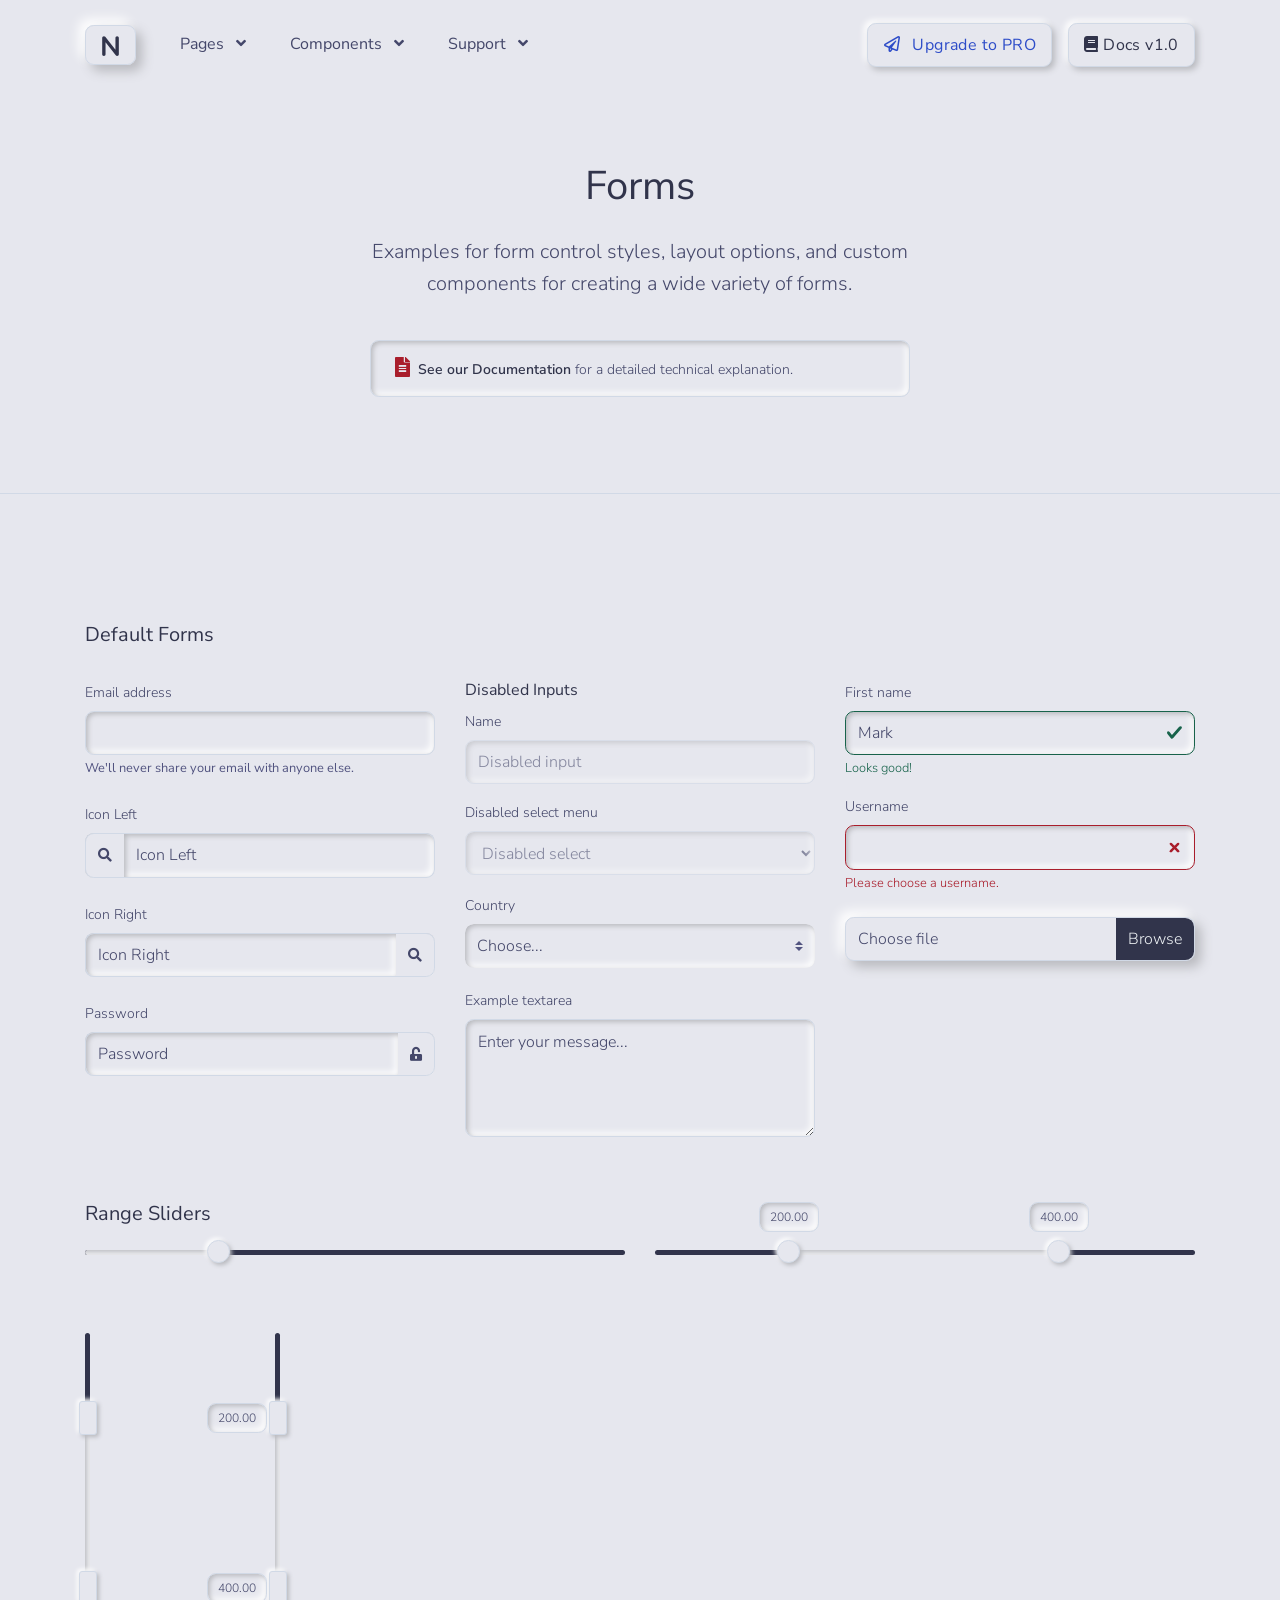
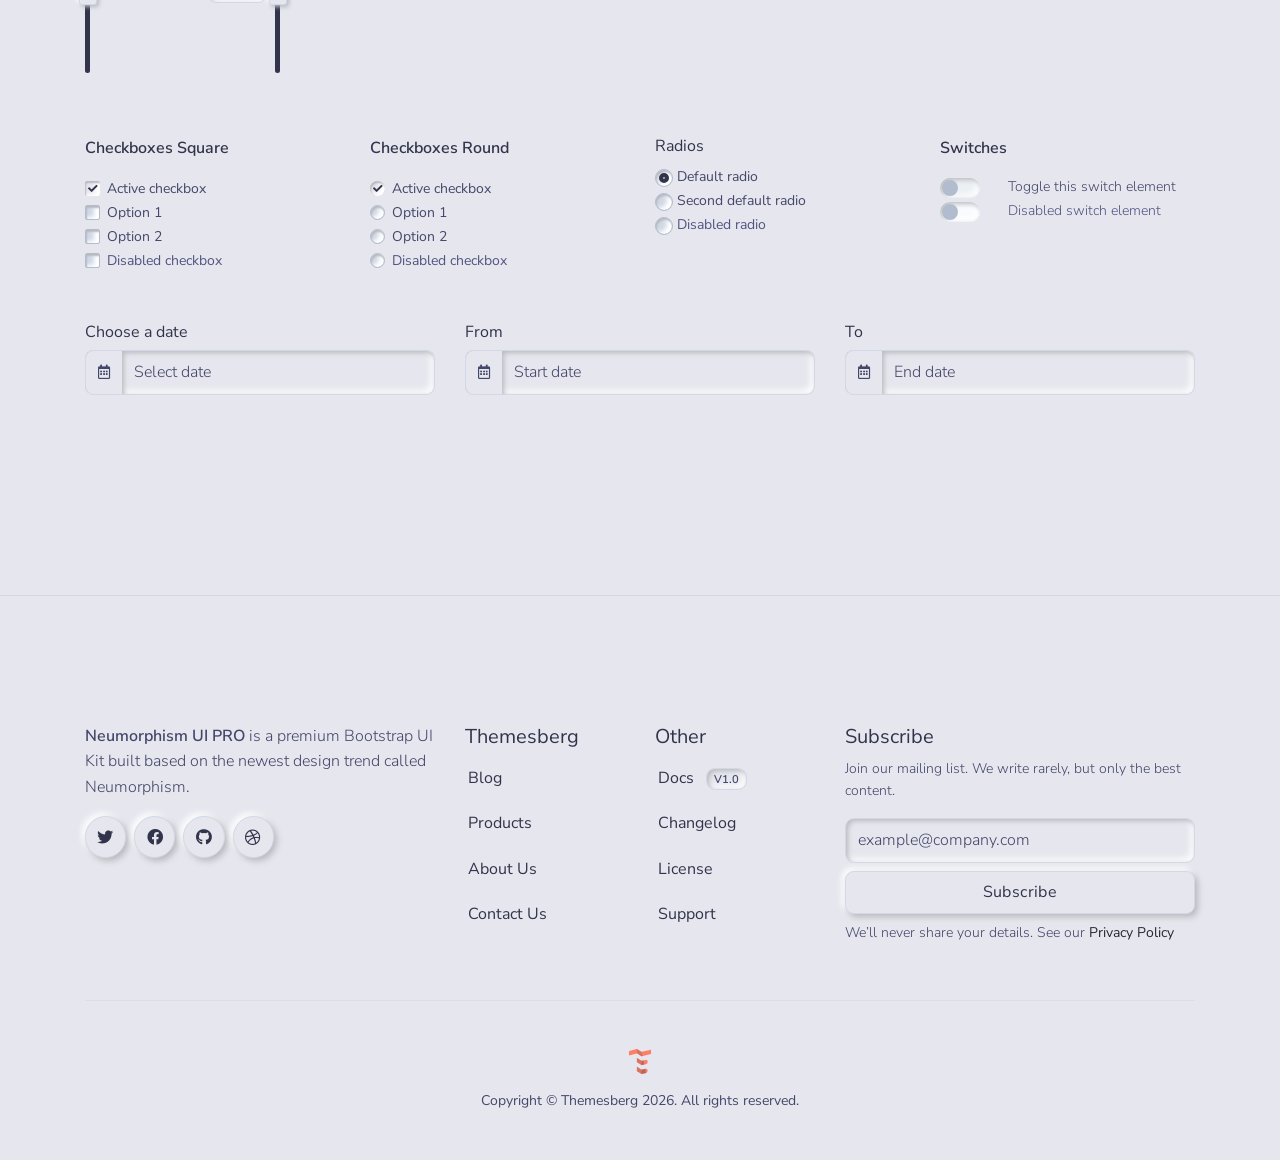
<file: html/components/forms.html>
<!--

=========================================================
* Neumorphism UI - v1.0.0
=========================================================

* Product Page: https://themesberg.com/product/ui-kits/neumorphism-ui
* Copyright 2020 Themesberg MIT LICENSE (https://www.themesberg.com/licensing#mit)

* Coded by https://themesberg.com

=========================================================

* The above copyright notice and this permission notice shall be included in all copies or substantial portions of the Software.

--><!DOCTYPE html><html lang="en"><head><meta http-equiv="Content-Type" content="text/html; charset=utf-8"><!-- Primary Meta Tags --><title>Neumorphism Components - Forms</title><meta name="viewport" content="width=device-width,initial-scale=1,shrink-to-fit=no"><meta name="title" content="Neumorphism Components - Forms"><meta name="author" content="Themesberg"><link rel="canonical" href="https://themesberg.com/product/ui-kits/neumorphism-ui/"><!--  Social tags --><meta name="keywords" content="neumorphism, neumorphism ui, neomorphism, neomorphism ui, neomorphism css, neumorphism css, neumorph, neumorphic, design system, login, form, table, tables, card, cards, navbar, modal, icons, icons, map, chat, carousel, menu, datepicker, gallery, slider, date, social, dropdown, search, tab, nav, footer, date picker, forms, tabs, time, button, select, input, timeline, cart, about us, account, log in, blog, profile, portfolio, landing page, ecommerce, shop, landing, register, app, contact, one page, sign up, signup, store, bootstrap 4, bootstrap4, dashboard, bootstrap 4 dashboard, bootstrap 4 design, bootstrap 4 system, bootstrap 4, bootstrap 4 uit kit, bootstrap 4 kit, themesberg, html kit, html css template, web template, bootstrap, bootstrap 4, css3 template, frontend, responsive bootstrap template, bootstrap ui kit, responsive ui kit"><meta name="description" content="Start developing neumorphic web applications and pages using Neumorphism UI. It features over 100 individual components and 5 example pages."><!-- Schema.org markup for Google+ --><meta itemprop="name" content="Neumorphism UI by Themesberg"><meta itemprop="description" content="Start developing neumorphic web applications and pages using Neumorphism UI. It features over 100 individual components and 5 example pages."><meta itemprop="image" content="https://themesberg.s3.us-east-2.amazonaws.com/public/products/neumorphism-ui/neumorphism-thumbnail.jpg"><!-- Twitter Card data --><meta name="twitter:card" content="product"><meta name="twitter:site" content="@themesberg"><meta name="twitter:title" content="Neumorphism UI by Themesberg"><meta name="twitter:description" content="Start developing neumorphic web applications and pages using Neumorphism UI. It features over 100 individual components and 5 example pages."><meta name="twitter:creator" content="@themesberg"><meta name="twitter:image" content="https://themesberg.s3.us-east-2.amazonaws.com/public/products/neumorphism-ui/neumorphism-thumbnail.jpg"><!-- Open Graph data --><meta property="fb:app_id" content="214738555737136"><meta property="og:title" content="Neumorphism UI by Themesberg"><meta property="og:type" content="article"><meta property="og:url" content="https://demo.themesberg.com/neumorphism-ui/"><meta property="og:image" content="https://themesberg.s3.us-east-2.amazonaws.com/public/products/neumorphism-ui/neumorphism-thumbnail.jpg"><meta property="og:description" content="Start developing neumorphic web applications and pages using Neumorphism UI. It features over 100 individual components and 5 example pages."><meta property="og:site_name" content="Themesberg"><!-- Favicon --><link rel="apple-touch-icon" sizes="120x120" href="../../assets/img/favicon/apple-touch-icon.png"><link rel="icon" type="image/png" sizes="32x32" href="../../assets/img/favicon/favicon-32x32.png"><link rel="icon" type="image/png" sizes="16x16" href="../../assets/img/favicon/favicon-16x16.png"><link rel="manifest" href="../../assets/img/favicon/site.webmanifest"><link rel="mask-icon" href="../../assets/img/favicon/safari-pinned-tab.svg" color="#ffffff"><meta name="msapplication-TileColor" content="#ffffff"><meta name="theme-color" content="#ffffff"><!-- Fontawesome --><link type="text/css" href="../../vendor/@fortawesome/fontawesome-free/css/all.min.css" rel="stylesheet"><!-- Pixel CSS --><link type="text/css" href="../../css/neumorphism.css" rel="stylesheet"><!-- NOTICE: You can use the _analytics.html partial to include production code specific code & trackers --><!-- Global site tag (gtag.js) - Google Analytics --><script async src="https://www.googletagmanager.com/gtag/js?id=UA-141734189-1"></script><script>window.dataLayer = window.dataLayer || []; function gtag() { dataLayer.push(arguments); } gtag('js', new Date()); gtag('config', 'UA-141734189-1');</script></head><body><header class="header-global"><nav id="navbar-main" aria-label="Primary navigation" class="navbar navbar-main navbar-expand-lg navbar-theme-primary headroom navbar-light"><div class="container position-relative"><a class="navbar-brand shadow-soft py-2 px-3 rounded border border-light mr-lg-4" href="../../index.html"><img class="navbar-brand-dark" src="../../assets/img/brand/dark.svg" alt="Logo light"> <img class="navbar-brand-light" src="../../assets/img/brand/dark.svg" alt="Logo dark"></a><div class="navbar-collapse collapse" id="navbar_global"><div class="navbar-collapse-header"><div class="row"><div class="col-6 collapse-brand"><a href="../../index.html" class="navbar-brand shadow-soft py-2 px-3 rounded border border-light"><img src="../../assets/img/brand/dark.svg" alt="Themesberg logo"></a></div><div class="col-6 collapse-close"><a href="#navbar_global" class="fas fa-times" data-toggle="collapse" data-target="#navbar_global" aria-controls="navbar_global" aria-expanded="false" title="close" aria-label="Toggle navigation"></a></div></div></div><ul class="navbar-nav navbar-nav-hover align-items-lg-center"><li class="nav-item dropdown"><a href="#" class="nav-link" data-toggle="dropdown"><span class="nav-link-inner-text">Pages</span> <span class="fas fa-angle-down nav-link-arrow ml-2"></span></a><ul class="dropdown-menu"><li><a class="dropdown-item" href="../../html/pages/about.html">About</a></li><li><a class="dropdown-item" href="../../html/pages/pricing.html">Pricing</a></li><li><a class="dropdown-item" href="../../html/pages/contact.html">Contact</a></li><li><a class="dropdown-item" href="../../html/pages/sign-in.html">Sign in</a></li><li><a class="dropdown-item" href="../../html/pages/sign-up.html">Sign up</a></li></ul></li><li class="nav-item dropdown mega-dropdown"><a href="#" class="nav-link" data-toggle="dropdown"><span class="nav-link-inner-text">Components</span> <span class="fas fa-angle-down nav-link-arrow ml-2"></span></a><div class="dropdown-menu"><div class="row"><div class="col-lg-6 inside-bg d-none d-lg-block"><div class="justify-content-center bg-primary text-white"><div class="px-6 pb-5 pt-3"><img src="../../assets/img/megamenu-image.jpg" alt="Pixel Components"></div><div class="z-2 pb-4 text-center"><a href="../../html/components/all.html" class="btn btn-primary mb-2 mb-sm-0 mr-3 text-secondary"><span class="mr-1"><span class="fas fa-th-large"></span></span> All components </a><a href="https://themesberg.com/docs/neumorphism-ui/components/alerts" target="_blank" class="btn btn-primary mb-2 mb-sm-0"><span class="mr-1"><span class="fas fa-book"></span></span> Docs v1.0</a></div></div></div><div class="col pl-0"><ul class="list-style-none"><li><a class="dropdown-item" href="../../html/components/accordions.html">Accordions</a></li><li><a class="dropdown-item" href="../../html/components/alerts.html">Alerts</a></li><li><a class="dropdown-item" href="../../html/components/badges.html">Badges</a></li><li><a class="dropdown-item" href="../../html/components/bootstrap-carousels.html">Bootstrap Carousels</a></li><li><a class="dropdown-item" href="../../html/components/breadcrumbs.html">Breadcrumbs</a></li><li><a class="dropdown-item" href="../../html/components/buttons.html">Buttons</a></li><li><a class="dropdown-item d-flex align-items-center justify-content-between" href="https://themesberg.com/docs/neumorphism-ui/plugins/jquery-counters/" target="_blank">Counters <span class="badge badge-dark ml-3">Pro</span></a></li><li><a class="dropdown-item" href="../../html/components/cards.html">Cards</a></li><li><a class="dropdown-item d-flex align-items-center justify-content-between" href="https://themesberg.com/docs/neumorphism-ui/components/e-commerce/" target="_blank">E-commerce <span class="badge badge-dark ml-3">Pro</span></a></li></ul></div><div class="col pl-0"><ul class="list-style-none"><li><a class="dropdown-item" href="../../html/components/forms.html">Forms</a></li><li><a class="dropdown-item d-flex align-items-center justify-content-between" href="https://themesberg.com/docs/neumorphism-ui/components/icon-boxes/" target="_blank">Icon Boxes <span class="badge badge-dark ml-3">Pro</span></a></li><li><a class="dropdown-item" href="../../html/components/modals.html">Modals</a></li><li><a class="dropdown-item" href="../../html/components/navs.html">Navs</a></li><li><a class="dropdown-item d-flex align-items-center justify-content-between" href="https://themesberg.com/docs/neumorphism-ui/plugins/owl-carousel/" target="_blank">Owl Carousels <span class="badge badge-dark ml-3">Pro</span></a></li><li><a class="dropdown-item" href="../../html/components/pagination.html">Pagination</a></li><li><a class="dropdown-item" href="../../html/components/popovers.html">Popovers</a></li><li><a class="dropdown-item" href="../../html/components/progress-bars.html">Progress Bars</a></li></ul></div><div class="col pl-0"><ul class="list-style-none"><li><a class="dropdown-item d-flex align-items-center justify-content-between" href="https://themesberg.com/docs/neumorphism-ui/components/icon-boxes/#steps" target="_blank">Steps <span class="badge badge-dark ml-3">Pro</span></a></li><li><a class="dropdown-item" href="../../html/components/tables.html">Tables</a></li><li><a class="dropdown-item" href="../../html/components/tabs.html">Tabs</a></li><li><a class="dropdown-item" href="../../html/components/toasts.html">Toasts</a></li><li><a class="dropdown-item d-flex align-items-center justify-content-between" href="https://themesberg.com/docs/neumorphism-ui/components/timelines/" target="_blank">Timelines <span class="badge badge-dark ml-3">Pro</span></a></li><li><a class="dropdown-item" href="../../html/components/tooltips.html">Tooltips</a></li><li><a class="dropdown-item" href="../../html/components/typography.html">Typography</a></li><li><a class="dropdown-item d-flex align-items-center justify-content-between" href="https://demo.themesberg.com/neumorphism-ui-pro/html/components/widgets.html" target="_blank">Widgets <span class="badge badge-dark ml-3">Pro</span></a></li></ul></div></div></div></li><li class="nav-item dropdown"><a href="#" class="nav-link" data-toggle="dropdown"><span class="nav-link-inner-text">Support</span> <span class="fas fa-angle-down nav-link-arrow ml-2"></span></a><div class="dropdown-menu dropdown-menu-lg"><div class="col-auto px-0" data-dropdown-content><div class="list-group list-group-flush"><a href="https://themesberg.com/docs/neumorphism-ui/getting-started/quick-start/" target="_blank" class="list-group-item list-group-item-action d-flex align-items-center p-0 py-3 px-lg-4"><span class="icon icon-sm icon-secondary"><span class="fas fa-file-alt"></span></span><div class="ml-4"><span class="text-dark d-block">Documentation<span class="badge badge-sm badge-secondary ml-2">v1.0</span></span> <span class="small">Examples and guides</span></div></a><a href="https://github.com/themesberg/th-neumorphism-ui-pro/issues" target="_blank" class="list-group-item list-group-item-action d-flex align-items-center p-0 py-3 px-lg-4"><span class="icon icon-sm icon-secondary"><span class="fas fa-microphone-alt"></span></span><div class="ml-4"><span class="text-dark d-block">Support</span> <span class="small">Looking for answers? Ask us!</span></div></a></div></div></div></li></ul></div><div class="d-flex align-items-center"><a href="https://themesberg.com/product/ui-kits/neumorphism-ui-pro" target="_blank" class="btn btn-primary text-secondary mr-3"><i class="far fa-paper-plane mr-2"></i> Upgrade to PRO</a> <a href="https://themesberg.com/docs/neumorphism-ui/getting-started/quick-start/" target="_blank" class="btn btn-primary d-none d-md-inline-block"><i class="fas fa-book"></i> Docs v1.0</a> <button class="navbar-toggler ml-2" type="button" data-toggle="collapse" data-target="#navbar_global" aria-controls="navbar_global" aria-expanded="false" aria-label="Toggle navigation"><span class="navbar-toggler-icon"></span></button></div></div></nav></header><main><!-- Hero --><!-- Hero --><div class="section-header pb-6 bg-primary overflow-hidden text-center border-bottom border-light"><div class="container z-2"><div class="row mb-4 justify-content-center"><div class="col-12 col-md-8 col-lg-7"><h1 class="display-3 mb-4">Forms</h1><p class="lead">Examples for form control styles, layout options, and custom components for creating a wide variety of forms.</p></div></div><div class="row justify-content-center"><div class="col-12 col-md-10 col-lg-6"><div class="alert shadow-inset"><div class="d-flex"><div class="alert-inner--text"><span class="icon text-danger icon-xs mr-2 mr-md-1"><span class="fas fa-file-alt"></span></span> <a target="_blank" href="https://themesberg.com/docs/neumorphism-ui/components/forms/">See our Documentation</a> for a detailed technical explanation.</div></div></div></div></div></div></div><!-- End of Hero --><div class="section section-lg bg-primary text-dark pb-0"><div class="container"><!-- Title --><div class="row"><div class="col"><h2 class="h5">Default Forms</h2></div></div><!-- End of Title --></div></div><!-- Section --><div class="section section-lg pt-4"><div class="container"><div class="row mb-4 mb-lg-5"><div class="col-lg-4 col-sm-6"><!-- Form --><div class="form-group mb-4"><label for="exampleInputEmail67">Email address</label> <input type="email" class="form-control" id="exampleInputEmail67" aria-describedby="emailHelp"> <small id="emailHelp" class="form-text text-muted">We'll never share your email with anyone else.</small></div><!-- End of Form --><!-- Form --><div class="form-group"><label for="exampleInputIcon1">Icon Left</label><div class="input-group mb-4"><div class="input-group-prepend"><span class="input-group-text"><span class="fas fa-search"></span></span></div><input class="form-control" id="exampleInputIcon1" placeholder="Icon Left" type="text" aria-label="Input with icon left"></div></div><!-- End of Form --><!-- Form --><div class="form-group"><label for="exampleInputIcon2">Icon Right</label><div class="input-group mb-4"><input class="form-control" id="exampleInputIcon2" placeholder="Icon Right" aria-label="Input group" type="text"><div class="input-group-append"><span class="input-group-text"><span class="fas fa-search"></span></span></div></div></div><!-- End of Form --><!-- Form --><div class="form-group"><label for="exampleInputPassword1">Password</label><div class="input-group mb-4"><input class="form-control" id="exampleInputPassword1" placeholder="Password" type="password" aria-label="Password"><div class="input-group-append"><span class="input-group-text"><span class="fas fa-unlock-alt"></span></span></div></div></div><!-- End of Form --></div><div class="col-lg-4 col-sm-6"><!-- Form --><fieldset disabled="disabled"><legend class="h6">Disabled Inputs</legend><div class="form-group"><label for="disabledTextInput">Name</label> <input type="text" id="disabledTextInput" class="form-control" placeholder="Disabled input"></div><div class="form-group"><label for="disabledSelect">Disabled select menu</label> <select id="disabledSelect" class="form-control"><option>Disabled select</option></select></div></fieldset><!-- End of Form --><!-- Form --><div class="form-group"><label class="my-1 mr-2" for="inlineFormCustomSelectPref">Country</label> <select class="custom-select my-1 mr-sm-2" id="inlineFormCustomSelectPref"><option selected="selected">Choose...</option><option value="1">United States</option><option value="2">Germany</option><option value="3">Canada</option></select></div><!-- End of Form --><!-- Form --><div class="form-group"><label for="exampleFormControlTextarea1">Example textarea</label> <textarea class="form-control" placeholder="Enter your message..." id="exampleFormControlTextarea1" rows="4"></textarea></div><!-- End of Form --></div><div class="col-lg-4 col-sm-6"><!-- Form --><div class="form-group"><label for="validationServer01">First name</label> <input type="text" class="form-control is-valid" id="validationServer01" value="Mark" required><div class="valid-feedback">Looks good!</div></div><!-- End of Form --><!-- Form --><div class="form-group mb-4"><label for="validationServerUsername">Username</label> <input type="text" class="form-control is-invalid" id="validationServerUsername" required><div class="invalid-feedback">Please choose a username.</div></div><!-- End of Form --><!-- Form --><div class="custom-file"><input type="file" class="custom-file-input" id="customFile" aria-label="File upload"> <label class="custom-file-label" for="customFile">Choose file</label></div><!-- End of Form --></div></div><h3 class="h5">Range Sliders</h3><div class="row mb-4 mb-lg-5"><div class="col-lg-6 col-sm-6"><!-- Simple slider --><div class="input-slider-container"><div id="input-slider-forms" class="input-slider" data-range-value-min="100" data-range-value-max="500"></div><!-- Input slider values --><div class="row mt-3 d-none"><div class="col-6"><span class="range-slider-value" data-range-value-low="200"></span></div></div></div><!-- End of Slider --></div><!-- Range slider --><div class="col-lg-6 col-sm-6"><!-- Range slider container --><div id="input-slider-range" data-range-value-min="100" data-range-value-max="500"></div><!-- Range slider values --><div class="row d-none"><div class="col-6"><span class="range-slider-value value-low" data-range-value-low="200" id="input-slider-range-value-low"></span></div><div class="col-6 text-right"><span class="range-slider-value value-high" data-range-value-high="400" id="input-slider-range-value-high"></span></div></div><!-- End of range slider values --></div></div><div class="row mb-4 mb-lg-5"><div class="col-3 col-lg-2"><!-- Range slider container --><div id="input-slider-vertical-1" data-range-value-min="100" data-range-value-max="500"></div><!-- Range slider values --><div class="row d-none"><div class="col-6"><span class="range-slider-value value-low" data-range-value-low="200" id="input-slider-range-value-low-3"></span></div><div class="col-6 text-right"><span class="range-slider-value value-high" data-range-value-high="400" id="input-slider-range-value-high-3"></span></div></div><!-- End of range slider values --></div><div class="col-3 col-lg-2"><!-- Range slider container --><div id="input-slider-vertical-2" data-range-value-min="100" data-range-value-max="500"></div><!-- Range slider values --><div class="row d-none"><div class="col-6"><span class="range-slider-value value-low" data-range-value-low="200" id="input-slider-range-value-low-4"></span></div><div class="col-6 text-right"><span class="range-slider-value value-high" data-range-value-high="400" id="input-slider-range-value-high-4"></span></div></div><!-- End of range slider values --></div></div><div class="row mb-5"><div class="col-lg-3 col-md-6"><!-- Checkboxes --><div class="mb-3"><span class="h6 font-weight-bold">Checkboxes Square</span></div><div class="form-check square-check"><input class="form-check-input" type="checkbox" value="" id="defaultCheck111" checked="checked"> <label class="form-check-label" for="defaultCheck111">Active checkbox</label></div><div class="form-check square-check"><input class="form-check-input" type="checkbox" value="" id="defaultCheck222"> <label class="form-check-label" for="defaultCheck222">Option 1</label></div><div class="form-check square-check"><input class="form-check-input" type="checkbox" value="" id="defaultCheck333"> <label class="form-check-label" for="defaultCheck333">Option 2</label></div><div class="form-check square-check"><input class="form-check-input" type="checkbox" value="" id="defaultCheck444" disabled="disabled"> <label class="form-check-label" for="defaultCheck444">Disabled checkbox</label></div></div><div class="col-lg-3 col-md-6"><!-- Checkboxes --><div class="mb-3"><span class="h6 font-weight-bold">Checkboxes Round</span></div><div class="form-check"><input class="form-check-input" type="checkbox" value="" id="defaultCheck555" checked="checked"> <label class="form-check-label" for="defaultCheck555">Active checkbox</label></div><div class="form-check"><input class="form-check-input" type="checkbox" value="" id="defaultCheck666"> <label class="form-check-label" for="defaultCheck666">Option 1</label></div><div class="form-check"><input class="form-check-input" type="checkbox" value="" id="defaultCheck777"> <label class="form-check-label" for="defaultCheck777">Option 2</label></div><div class="form-check"><input class="form-check-input" type="checkbox" value="" id="defaultCheck888" disabled="disabled"> <label class="form-check-label" for="defaultCheck888">Disabled checkbox</label></div></div><div class="col-lg-3 col-sm-6 mt-4 mt-md-0"><!-- Radio --><fieldset><legend class="h6">Radios</legend><div class="form-check"><input class="form-check-input" type="radio" name="exampleRadios" id="exampleRadios1" value="option1" checked="checked"> <label class="form-check-label" for="exampleRadios1">Default radio</label></div><div class="form-check"><input class="form-check-input" type="radio" name="exampleRadios" id="exampleRadios2" value="option2"> <label class="form-check-label" for="exampleRadios2">Second default radio</label></div><div class="form-check"><input class="form-check-input" type="radio" name="exampleRadios" id="exampleRadios3" value="option3" disabled="disabled"> <label class="form-check-label" for="exampleRadios3">Disabled radio</label></div><!-- End of Radio --></fieldset></div><div class="col-lg-3 col-sm-6 mt-4 mt-md-0"><div class="mb-3"><span class="h6 font-weight-bold">Switches</span></div><div class="custom-control custom-switch"><input type="checkbox" class="custom-control-input" id="customSwitch1"> <label class="custom-control-label" for="customSwitch1">Toggle this switch element</label></div><div class="custom-control custom-switch"><input type="checkbox" class="custom-control-input" disabled="disabled" id="customSwitch2"> <label class="custom-control-label" for="customSwitch2">Disabled switch element</label></div></div></div><div class="row mb-4 mb-lg-5"><div class="col-12 col-md-4"><!-- Form --><div class="form-group"><label class="h6" for="exampleInputDate1">Choose a date</label><div class="input-group mb-4"><div class="input-group-prepend"><span class="input-group-text"><span class="far fa-calendar-alt"></span></span></div><input class="form-control datepicker" id="exampleInputDate1" placeholder="Select date" type="text" aria-label="Date with icon left"></div></div><!-- End of Form --></div><div class="col-12 col-md-8"><!-- Form --><div class="input-daterange datepicker row align-items-center"><div class="col"><label class="h6" for="exampleInputDate2">From</label><div class="form-group"><div class="input-group input-group-border"><div class="input-group-prepend"><span class="input-group-text"><span class="far fa-calendar-alt"></span></span></div><input class="form-control datepicker" id="exampleInputDate2" placeholder="Start date" type="text"></div></div></div><div class="col"><div class="form-group"><label class="h6" for="exampleInputDate3">To</label><div class="input-group input-group-border"><div class="input-group-prepend"><span class="input-group-text"><span class="far fa-calendar-alt"></span></span></div><input class="form-control datepicker" id="exampleInputDate3" placeholder="End date" type="text"></div></div></div></div><!-- End of Form --></div></div></div></div><!-- End of Section --></main><footer class="d-flex pb-5 pt-6 pt-md-7 border-top border-light bg-primary"><div class="container"><div class="row"><div class="col-lg-4"><p><strong>Neumorphism UI PRO</strong> is a premium Bootstrap UI Kit built based on the newest design trend called Neumorphism.</p><ul class="d-flex list-unstyled mb-5 mb-lg-0"><li class="mr-2"><a href="https://twitter.com/themesberg" target="_blank" class="btn btn-icon-only btn-pill btn-primary" aria-label="twitter social link" data-toggle="tooltip" data-placement="top" title="Follow @themesberg on Twitter"><span aria-hidden="true" class="fab fa-twitter"></span></a></li><li class="mr-2"><a href="https://www.facebook.com/themesberg/" target="_blank" class="btn btn-icon-only btn-pill btn-primary" aria-label="facebook social link" data-toggle="tooltip" data-placement="top" title="Like @themesberg on Facebook"><span aria-hidden="true" class="fab fa-facebook"></span></a></li><li class="mr-2"><a href="https://github.com/themesberg" target="_blank" class="btn btn-icon-only btn-pill btn-primary" aria-label="github social link" data-toggle="tooltip" data-placement="top" title="Open source projects"><span aria-hidden="true" class="fab fa-github"></span></a></li><li><a href="https://dribbble.com/themesberg" target="_blank" class="btn btn-icon-only btn-pill btn-primary" aria-label="dribbble social link" data-toggle="tooltip" data-placement="top" title="Follow us on Dribbble"><span aria-hidden="true" class="fab fa-dribbble"></span></a></li></ul></div><div class="col-6 col-lg-2 mb-5 mb-lg-0"><h5>Themesberg</h5><ul class="footer-links list-unstyled mt-2"><li class="mb-1"><a class="p-2" target="_blank" href="https://themesberg.com/blog">Blog</a></li><li class="mb-1"><a class="p-2" target="_blank" href="https://themesberg.com/products">Products</a></li><li class="mb-1"><a class="p-2" target="_blank" href="https://themesberg.com/about">About Us</a></li><li><a class="p-2" target="_blank" href="https://themesberg.com/contact">Contact Us</a></li></ul></div><div class="col-6 col-lg-2 mb-5 mb-lg-0"><h5>Other</h5><ul class="footer-links list-unstyled mt-2"><li class="mb-1"><a class="p-2" href="https://themesberg.com/docs/pixel-bootstrap/getting-started/overview/" target="_blank">Docs <span class="badge badge-gray text-uppercase ml-2">v1.0</span></a></li><li class="mb-1"><a class="p-2" href="https://themesberg.com/docs/pixel-bootstrap/getting-started/changelog" target="_blank">Changelog</a></li><li class="mb-1"><a class="p-2" target="_blank" href="https://themesberg.com/licensing">License</a></li><li><a class="p-2" target="_blank" href="https://github.com/themesberg/pixel-bootstrap-ui-kit/issues">Support</a></li></ul></div><div class="col-12 col-lg-4 mb-5 mb-lg-0"><h5>Subscribe</h5><p class="text-gray font-small mt-2">Join our mailing list. We write rarely, but only the best content.</p><form action="#"><div class="form-row mb-2"><div class="col-12"><label class="h6 font-weight-normal d-none" for="exampleInputEmail3">Email address</label> <input type="email" class="form-control mb-2" placeholder="example@company.com" name="email" aria-label="Subscribe form" id="exampleInputEmail3" required></div><div class="col-12"><button type="submit" class="btn btn-primary btn-block" data-loading-text="Sending"><span>Subscribe</span></button></div></div></form><p class="text-gray font-small m-0">We’ll never share your details. See our <a class="text-black" href="#">Privacy Policy</a></p></div></div><hr class="my-5"><div class="row"><div class="col"><a href="https://themesberg.com" target="_blank" class="d-flex justify-content-center"><img src="../../assets/img/themesberg.svg" height="25" class="mb-3" alt="Themesberg Logo"></a><div class="d-flex text-center justify-content-center align-items-center" role="contentinfo"><p class="font-weight-normal font-small mb-0">Copyright © Themesberg <span class="current-year">2020</span>. All rights reserved.</p></div></div></div></div></footer><!-- Core --><script src="../../vendor/jquery/dist/jquery.min.js"></script><script src="../../vendor/popper.js/dist/umd/popper.min.js"></script><script src="../../vendor/bootstrap/dist/js/bootstrap.min.js"></script><script src="../../vendor/headroom.js/dist/headroom.min.js"></script><!-- Vendor JS --><script src="../../vendor/onscreen/dist/on-screen.umd.min.js"></script><script src="../../vendor/nouislider/distribute/nouislider.min.js"></script><script src="../../vendor/bootstrap-datepicker/dist/js/bootstrap-datepicker.min.js"></script><script src="../../vendor/waypoints/lib/jquery.waypoints.min.js"></script><script src="../../vendor/jarallax/dist/jarallax.min.js"></script><script src="../../vendor/jquery.counterup/jquery.counterup.min.js"></script><script src="../../vendor/jquery-countdown/dist/jquery.countdown.min.js"></script><script src="../../vendor/smooth-scroll/dist/smooth-scroll.polyfills.min.js"></script><script src="../../vendor/prismjs/prism.js"></script><script async defer="defer" src="https://buttons.github.io/buttons.js"></script><!-- Neumorphism JS --><script src="../../assets/js/neumorphism.js"></script></body></html>
</file>
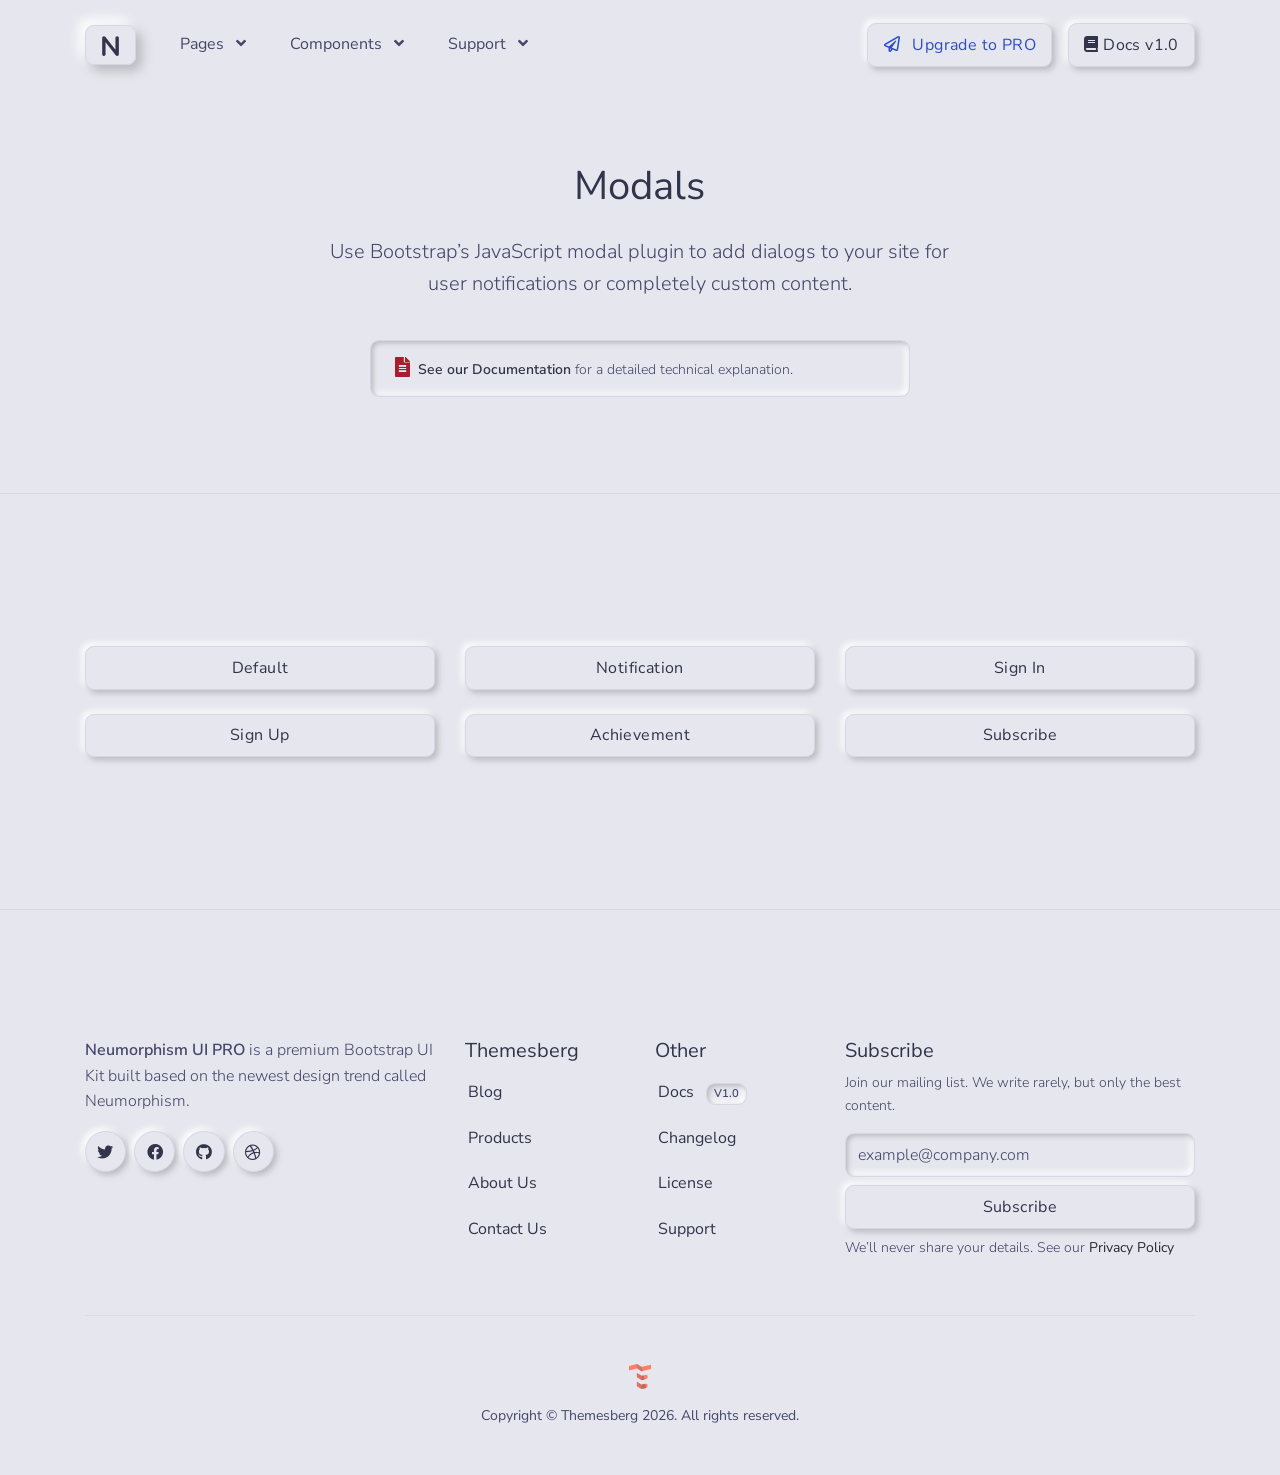
<file: html/components/modals.html>
<!--

=========================================================
* Neumorphism UI - v1.0.0
=========================================================

* Product Page: https://themesberg.com/product/ui-kits/neumorphism-ui
* Copyright 2020 Themesberg MIT LICENSE (https://www.themesberg.com/licensing#mit)

* Coded by https://themesberg.com

=========================================================

* The above copyright notice and this permission notice shall be included in all copies or substantial portions of the Software.

--><!DOCTYPE html><html lang="en"><head><meta http-equiv="Content-Type" content="text/html; charset=utf-8"><!-- Primary Meta Tags --><title>Neumorphism Components - Modals</title><meta name="viewport" content="width=device-width,initial-scale=1,shrink-to-fit=no"><meta name="title" content="Neumorphism Components - Modals"><meta name="author" content="Themesberg"><link rel="canonical" href="https://themesberg.com/product/ui-kits/neumorphism-ui/"><!--  Social tags --><meta name="keywords" content="neumorphism, neumorphism ui, neomorphism, neomorphism ui, neomorphism css, neumorphism css, neumorph, neumorphic, design system, login, form, table, tables, card, cards, navbar, modal, icons, icons, map, chat, carousel, menu, datepicker, gallery, slider, date, social, dropdown, search, tab, nav, footer, date picker, forms, tabs, time, button, select, input, timeline, cart, about us, account, log in, blog, profile, portfolio, landing page, ecommerce, shop, landing, register, app, contact, one page, sign up, signup, store, bootstrap 4, bootstrap4, dashboard, bootstrap 4 dashboard, bootstrap 4 design, bootstrap 4 system, bootstrap 4, bootstrap 4 uit kit, bootstrap 4 kit, themesberg, html kit, html css template, web template, bootstrap, bootstrap 4, css3 template, frontend, responsive bootstrap template, bootstrap ui kit, responsive ui kit"><meta name="description" content="Start developing neumorphic web applications and pages using Neumorphism UI. It features over 100 individual components and 5 example pages."><!-- Schema.org markup for Google+ --><meta itemprop="name" content="Neumorphism UI by Themesberg"><meta itemprop="description" content="Start developing neumorphic web applications and pages using Neumorphism UI. It features over 100 individual components and 5 example pages."><meta itemprop="image" content="https://themesberg.s3.us-east-2.amazonaws.com/public/products/neumorphism-ui/neumorphism-thumbnail.jpg"><!-- Twitter Card data --><meta name="twitter:card" content="product"><meta name="twitter:site" content="@themesberg"><meta name="twitter:title" content="Neumorphism UI by Themesberg"><meta name="twitter:description" content="Start developing neumorphic web applications and pages using Neumorphism UI. It features over 100 individual components and 5 example pages."><meta name="twitter:creator" content="@themesberg"><meta name="twitter:image" content="https://themesberg.s3.us-east-2.amazonaws.com/public/products/neumorphism-ui/neumorphism-thumbnail.jpg"><!-- Open Graph data --><meta property="fb:app_id" content="214738555737136"><meta property="og:title" content="Neumorphism UI by Themesberg"><meta property="og:type" content="article"><meta property="og:url" content="https://demo.themesberg.com/neumorphism-ui/"><meta property="og:image" content="https://themesberg.s3.us-east-2.amazonaws.com/public/products/neumorphism-ui/neumorphism-thumbnail.jpg"><meta property="og:description" content="Start developing neumorphic web applications and pages using Neumorphism UI. It features over 100 individual components and 5 example pages."><meta property="og:site_name" content="Themesberg"><!-- Favicon --><link rel="apple-touch-icon" sizes="120x120" href="../../assets/img/favicon/apple-touch-icon.png"><link rel="icon" type="image/png" sizes="32x32" href="../../assets/img/favicon/favicon-32x32.png"><link rel="icon" type="image/png" sizes="16x16" href="../../assets/img/favicon/favicon-16x16.png"><link rel="manifest" href="../../assets/img/favicon/site.webmanifest"><link rel="mask-icon" href="../../assets/img/favicon/safari-pinned-tab.svg" color="#ffffff"><meta name="msapplication-TileColor" content="#ffffff"><meta name="theme-color" content="#ffffff"><!-- Fontawesome --><link type="text/css" href="../../vendor/@fortawesome/fontawesome-free/css/all.min.css" rel="stylesheet"><!-- Pixel CSS --><link type="text/css" href="../../css/neumorphism.css" rel="stylesheet"><!-- NOTICE: You can use the _analytics.html partial to include production code specific code & trackers --><!-- Global site tag (gtag.js) - Google Analytics --><script async src="https://www.googletagmanager.com/gtag/js?id=UA-141734189-1"></script><script>window.dataLayer = window.dataLayer || []; function gtag() { dataLayer.push(arguments); } gtag('js', new Date()); gtag('config', 'UA-141734189-1');</script></head><body><header class="header-global"><nav id="navbar-main" aria-label="Primary navigation" class="navbar navbar-main navbar-expand-lg navbar-theme-primary headroom navbar-light"><div class="container position-relative"><a class="navbar-brand shadow-soft py-2 px-3 rounded border border-light mr-lg-4" href="../../index.html"><img class="navbar-brand-dark" src="../../assets/img/brand/dark.svg" alt="Logo light"> <img class="navbar-brand-light" src="../../assets/img/brand/dark.svg" alt="Logo dark"></a><div class="navbar-collapse collapse" id="navbar_global"><div class="navbar-collapse-header"><div class="row"><div class="col-6 collapse-brand"><a href="../../index.html" class="navbar-brand shadow-soft py-2 px-3 rounded border border-light"><img src="../../assets/img/brand/dark.svg" alt="Themesberg logo"></a></div><div class="col-6 collapse-close"><a href="#navbar_global" class="fas fa-times" data-toggle="collapse" data-target="#navbar_global" aria-controls="navbar_global" aria-expanded="false" title="close" aria-label="Toggle navigation"></a></div></div></div><ul class="navbar-nav navbar-nav-hover align-items-lg-center"><li class="nav-item dropdown"><a href="#" class="nav-link" data-toggle="dropdown"><span class="nav-link-inner-text">Pages</span> <span class="fas fa-angle-down nav-link-arrow ml-2"></span></a><ul class="dropdown-menu"><li><a class="dropdown-item" href="../../html/pages/about.html">About</a></li><li><a class="dropdown-item" href="../../html/pages/pricing.html">Pricing</a></li><li><a class="dropdown-item" href="../../html/pages/contact.html">Contact</a></li><li><a class="dropdown-item" href="../../html/pages/sign-in.html">Sign in</a></li><li><a class="dropdown-item" href="../../html/pages/sign-up.html">Sign up</a></li></ul></li><li class="nav-item dropdown mega-dropdown"><a href="#" class="nav-link" data-toggle="dropdown"><span class="nav-link-inner-text">Components</span> <span class="fas fa-angle-down nav-link-arrow ml-2"></span></a><div class="dropdown-menu"><div class="row"><div class="col-lg-6 inside-bg d-none d-lg-block"><div class="justify-content-center bg-primary text-white"><div class="px-6 pb-5 pt-3"><img src="../../assets/img/megamenu-image.jpg" alt="Pixel Components"></div><div class="z-2 pb-4 text-center"><a href="../../html/components/all.html" class="btn btn-primary mb-2 mb-sm-0 mr-3 text-secondary"><span class="mr-1"><span class="fas fa-th-large"></span></span> All components </a><a href="https://themesberg.com/docs/neumorphism-ui/components/alerts" target="_blank" class="btn btn-primary mb-2 mb-sm-0"><span class="mr-1"><span class="fas fa-book"></span></span> Docs v1.0</a></div></div></div><div class="col pl-0"><ul class="list-style-none"><li><a class="dropdown-item" href="../../html/components/accordions.html">Accordions</a></li><li><a class="dropdown-item" href="../../html/components/alerts.html">Alerts</a></li><li><a class="dropdown-item" href="../../html/components/badges.html">Badges</a></li><li><a class="dropdown-item" href="../../html/components/bootstrap-carousels.html">Bootstrap Carousels</a></li><li><a class="dropdown-item" href="../../html/components/breadcrumbs.html">Breadcrumbs</a></li><li><a class="dropdown-item" href="../../html/components/buttons.html">Buttons</a></li><li><a class="dropdown-item d-flex align-items-center justify-content-between" href="https://themesberg.com/docs/neumorphism-ui/plugins/jquery-counters/" target="_blank">Counters <span class="badge badge-dark ml-3">Pro</span></a></li><li><a class="dropdown-item" href="../../html/components/cards.html">Cards</a></li><li><a class="dropdown-item d-flex align-items-center justify-content-between" href="https://themesberg.com/docs/neumorphism-ui/components/e-commerce/" target="_blank">E-commerce <span class="badge badge-dark ml-3">Pro</span></a></li></ul></div><div class="col pl-0"><ul class="list-style-none"><li><a class="dropdown-item" href="../../html/components/forms.html">Forms</a></li><li><a class="dropdown-item d-flex align-items-center justify-content-between" href="https://themesberg.com/docs/neumorphism-ui/components/icon-boxes/" target="_blank">Icon Boxes <span class="badge badge-dark ml-3">Pro</span></a></li><li><a class="dropdown-item" href="../../html/components/modals.html">Modals</a></li><li><a class="dropdown-item" href="../../html/components/navs.html">Navs</a></li><li><a class="dropdown-item d-flex align-items-center justify-content-between" href="https://themesberg.com/docs/neumorphism-ui/plugins/owl-carousel/" target="_blank">Owl Carousels <span class="badge badge-dark ml-3">Pro</span></a></li><li><a class="dropdown-item" href="../../html/components/pagination.html">Pagination</a></li><li><a class="dropdown-item" href="../../html/components/popovers.html">Popovers</a></li><li><a class="dropdown-item" href="../../html/components/progress-bars.html">Progress Bars</a></li></ul></div><div class="col pl-0"><ul class="list-style-none"><li><a class="dropdown-item d-flex align-items-center justify-content-between" href="https://themesberg.com/docs/neumorphism-ui/components/icon-boxes/#steps" target="_blank">Steps <span class="badge badge-dark ml-3">Pro</span></a></li><li><a class="dropdown-item" href="../../html/components/tables.html">Tables</a></li><li><a class="dropdown-item" href="../../html/components/tabs.html">Tabs</a></li><li><a class="dropdown-item" href="../../html/components/toasts.html">Toasts</a></li><li><a class="dropdown-item d-flex align-items-center justify-content-between" href="https://themesberg.com/docs/neumorphism-ui/components/timelines/" target="_blank">Timelines <span class="badge badge-dark ml-3">Pro</span></a></li><li><a class="dropdown-item" href="../../html/components/tooltips.html">Tooltips</a></li><li><a class="dropdown-item" href="../../html/components/typography.html">Typography</a></li><li><a class="dropdown-item d-flex align-items-center justify-content-between" href="https://demo.themesberg.com/neumorphism-ui-pro/html/components/widgets.html" target="_blank">Widgets <span class="badge badge-dark ml-3">Pro</span></a></li></ul></div></div></div></li><li class="nav-item dropdown"><a href="#" class="nav-link" data-toggle="dropdown"><span class="nav-link-inner-text">Support</span> <span class="fas fa-angle-down nav-link-arrow ml-2"></span></a><div class="dropdown-menu dropdown-menu-lg"><div class="col-auto px-0" data-dropdown-content><div class="list-group list-group-flush"><a href="https://themesberg.com/docs/neumorphism-ui/getting-started/quick-start/" target="_blank" class="list-group-item list-group-item-action d-flex align-items-center p-0 py-3 px-lg-4"><span class="icon icon-sm icon-secondary"><span class="fas fa-file-alt"></span></span><div class="ml-4"><span class="text-dark d-block">Documentation<span class="badge badge-sm badge-secondary ml-2">v1.0</span></span> <span class="small">Examples and guides</span></div></a><a href="https://github.com/themesberg/th-neumorphism-ui-pro/issues" target="_blank" class="list-group-item list-group-item-action d-flex align-items-center p-0 py-3 px-lg-4"><span class="icon icon-sm icon-secondary"><span class="fas fa-microphone-alt"></span></span><div class="ml-4"><span class="text-dark d-block">Support</span> <span class="small">Looking for answers? Ask us!</span></div></a></div></div></div></li></ul></div><div class="d-flex align-items-center"><a href="https://themesberg.com/product/ui-kits/neumorphism-ui-pro" target="_blank" class="btn btn-primary text-secondary mr-3"><i class="far fa-paper-plane mr-2"></i> Upgrade to PRO</a> <a href="https://themesberg.com/docs/neumorphism-ui/getting-started/quick-start/" target="_blank" class="btn btn-primary d-none d-md-inline-block"><i class="fas fa-book"></i> Docs v1.0</a> <button class="navbar-toggler ml-2" type="button" data-toggle="collapse" data-target="#navbar_global" aria-controls="navbar_global" aria-expanded="false" aria-label="Toggle navigation"><span class="navbar-toggler-icon"></span></button></div></div></nav></header><main><!-- Hero --><div class="section-header pb-6 bg-primary overflow-hidden text-center border-bottom border-light"><div class="container z-2"><div class="row mb-4 justify-content-center"><div class="col-12 col-md-8 col-lg-7"><h1 class="display-3 mb-4">Modals</h1><p class="lead">Use Bootstrap’s JavaScript modal plugin to add dialogs to your site for user notifications or completely custom content.</p></div></div><div class="row justify-content-center"><div class="col-12 col-md-10 col-lg-6"><div class="alert shadow-inset"><div class="d-flex"><div class="alert-inner--text"><span class="icon text-danger icon-xs mr-2 mr-md-1"><span class="fas fa-file-alt"></span></span> <a target="_blank" href="https://themesberg.com/docs/neumorphism-ui/components/modals/">See our Documentation</a> for a detailed technical explanation.</div></div></div></div></div></div></div><!-- End of Hero --><!-- Section --><div class="section bg-primary text-dark section-lg"><div class="container"><div class="row mt-4"><div class="col-md-4"><!-- Button Modal --> <button type="button" class="btn btn-block btn-primary mb-4" data-toggle="modal" data-target="#modal-default">Default</button><!-- Modal Content --><div class="modal fade" id="modal-default" tabindex="-1" role="dialog" aria-labelledby="modal-default" aria-hidden="true"><div class="modal-dialog modal-dialog-centered" role="document"><div class="modal-content"><div class="modal-header"><h2 class="h6 modal-title mb-0" id="modal-title-default">Terms of Service</h2><button type="button" class="close" data-dismiss="modal" aria-label="Close"><span aria-hidden="true">×</span></button></div><div class="modal-body"><p>With less than a month to go before the European Union enacts new consumer privacy laws for its citizens, companies around the world are updating their terms of service agreements to comply.</p><p>The European Union’s General Data Protection Regulation (G.D.P.R.) goes into effect on May 25 and is meant to ensure a common set of data rights in the European Union. It requires organizations to notify users as soon as possible of high-risk data breaches that could personally affect them.</p></div><div class="modal-footer"><button type="button" class="btn btn-sm btn-primary">I Got It</button> <button type="button" class="btn btn-primary text-danger ml-auto" data-dismiss="modal">Close</button></div></div></div></div><!-- End of Modal Content --></div><div class="col-md-4"><!-- Button Modal --> <button type="button" class="btn btn-block btn-primary mb-4" data-toggle="modal" data-target="#modal-notification">Notification</button><!-- Modal Content --><div class="modal fade" id="modal-notification" tabindex="-1" role="dialog" aria-labelledby="modal-notification" aria-hidden="true"><div class="modal-dialog modal-dialog-centered" role="document"><div class="modal-content bg-primary"><div class="modal-header"><p class="modal-title" id="modal-title-notification">A new experience, personalized for you.</p><button type="button" class="close" data-dismiss="modal" aria-label="Close"><span aria-hidden="true">×</span></button></div><div class="modal-body"><div class="py-3 text-center"><span class="modal-icon display-1-lg"><span class="far fa-envelope-open"></span></span><h2 class="h4 my-3">Important message!</h2><p>Do you know that you can assign status and relation to a company right in the visit list?.</p></div></div><div class="modal-footer"><button type="button" class="btn btn-sm btn-primary">Go to Inbox</button></div></div></div></div><!-- End of Modal Content --></div><div class="col-md-4"><!-- Button Modal --> <button type="button" class="btn btn-block btn-primary mb-4" data-toggle="modal" data-target="#modal-form">Sign In</button><!-- Modal Content --><div class="modal fade" id="modal-form" tabindex="-1" role="dialog" aria-labelledby="modal-form" aria-hidden="true"><div class="modal-dialog modal-dialog-centered" role="document"><div class="modal-content"><div class="modal-body p-0"><div class="card bg-primary shadow-soft border-light p-4"><button type="button" class="close ml-auto" data-dismiss="modal" aria-label="Close"><span aria-hidden="true">×</span></button><div class="card-header text-center pb-0"><h2 class="h4">Sign in to our platform</h2><span>Login here using your username and password</span></div><div class="card-body"><form action="#" class="mt-4"><!-- Form --><div class="form-group"><label for="exampleInputIcon3">Your email</label><div class="input-group mb-4"><div class="input-group-prepend"><span class="input-group-text"><span class="fas fa-envelope"></span></span></div><input class="form-control" id="exampleInputIcon3" placeholder="example@company.com" type="text" aria-label="email adress"></div></div><!-- End of Form --><div class="form-group"><!-- Form --><div class="form-group"><label for="exampleInputPassword6">Password</label><div class="input-group mb-4"><div class="input-group-prepend"><span class="input-group-text"><span class="fas fa-unlock-alt"></span></span></div><input class="form-control" id="exampleInputPassword6" placeholder="Password" type="password" aria-label="Password" required></div></div><!-- End of Form --><div class="d-block d-sm-flex justify-content-between align-items-center mb-4"><div class="form-check mb-2 mb-sm-0"><input class="form-check-input" type="checkbox" value="" id="defaultCheck5"> <label class="form-check-label" for="defaultCheck5">Remember me</label></div><div><a href="#" class="small text-right">Lost password?</a></div></div></div><button type="submit" class="btn btn-block btn-primary">Sign in</button></form><div class="mt-3 mb-4 text-center"><span class="font-weight-normal">or login with</span></div><div class="btn-wrapper my-4 text-center"><button class="btn btn-icon-only btn-pill btn-outline-light text-facebook mr-2" type="button" aria-label="facebook button" title="facebook button"><span aria-hidden="true" class="fab fa-facebook-f"></span></button> <button class="btn btn-icon-only btn-pill btn-outline-light text-twitter mr-2" type="button" aria-label="twitter button" title="twitter button"><span aria-hidden="true" class="fab fa-twitter"></span></button> <button class="btn btn-icon-only btn-pill btn-outline-light text-facebook" type="button" aria-label="github button" title="github button"><span aria-hidden="true" class="fab fa-github"></span></button></div><div class="d-block d-sm-flex justify-content-center align-items-center mt-4"><span class="font-weight-normal">Not registered? <a href="#" class="font-weight-bold">Create account</a></span></div></div></div></div></div></div></div><!-- End of Modal Content --></div><div class="col-md-4"><!-- Button Modal --> <button type="button" class="btn btn-block btn-primary mb-4" data-toggle="modal" data-target="#modal-form-signup">Sign Up</button><!-- Modal Content --><div class="modal fade" id="modal-form-signup" tabindex="-1" role="dialog" aria-labelledby="modal-form-signup" aria-hidden="true"><div class="modal-dialog modal-dialog-centered" role="document"><div class="modal-content"><div class="modal-body p-0"><div class="card bg-primary shadow-soft border-light p-4"><button type="button" class="close ml-auto" data-dismiss="modal" aria-label="Close"><span aria-hidden="true">×</span></button><div class="card-header text-center pb-0"><h2 class="mb-0 h5">Create Account</h2></div><div class="card-body"><form action="#"><!-- Form --><div class="form-group"><label for="exampleInputIcon4">Your email</label><div class="input-group mb-4"><div class="input-group-prepend"><span class="input-group-text"><span class="fas fa-envelope"></span></span></div><input class="form-control" id="exampleInputIcon4" placeholder="example@company.com" type="text" aria-label="email adress"></div></div><!-- End of Form --><div class="form-group"><!-- Form --><div class="form-group"><label for="exampleInputPassword7">Password</label><div class="input-group mb-4"><div class="input-group-prepend"><span class="input-group-text"><span class="fas fa-unlock-alt"></span></span></div><input class="form-control" id="exampleInputPassword7" placeholder="Password" type="password" aria-label="Password" required></div></div><!-- End of Form --><!-- Form --><div class="form-group"><label for="exampleConfirmPassword7">Confirm Password</label><div class="input-group"><div class="input-group-prepend"><span class="input-group-text"><span class="fas fa-unlock-alt"></span></span></div><input class="form-control" id="exampleConfirmPassword7" placeholder="Confirm password" type="password" aria-label="Password" required></div></div><!-- End of Form --><div class="form-check mb-4"><input class="form-check-input" type="checkbox" value="" id="defaultCheck6"> <label class="form-check-label" for="defaultCheck6">I agree to the <a href="#">terms and conditions</a></label></div></div><button type="submit" class="btn btn-block btn-primary">Sign in</button></form><div class="mt-3 mb-4 text-center"><span class="font-weight-normal">or</span></div><div class="btn-wrapper my-4 text-center"><button class="btn btn-icon-only btn-pill btn-outline-light text-facebook mr-2" type="button" aria-label="facebook button" title="facebook button"><span aria-hidden="true" class="fab fa-facebook-f"></span></button> <button class="btn btn-icon-only btn-pill btn-outline-light text-twitter mr-2" type="button" aria-label="twitter button" title="twitter button"><span aria-hidden="true" class="fab fa-twitter"></span></button> <button class="btn btn-icon-only btn-pill btn-outline-light text-facebook" type="button" aria-label="github button" title="github button"><span aria-hidden="true" class="fab fa-github"></span></button></div><div class="d-block d-sm-flex justify-content-center align-items-center mt-4"><span class="font-weight-normal">Already have an account? <a href="#" class="font-weight-bold">Login here</a></span></div></div></div></div></div></div></div><!-- End of Modal Content --></div><div class="col-md-4"><!-- Button Modal --> <button type="button" class="btn btn-block btn-primary mb-4" data-toggle="modal" data-target="#modal-achievement">Achievement</button><!-- Modal Content --><div class="modal fade" id="modal-achievement" tabindex="-1" role="dialog" aria-labelledby="modal-achievement" aria-hidden="true"><div class="modal-dialog modal-dialog-centered" role="document"><div class="modal-content shadow-soft"><div class="modal-header mx-auto"><span class="lead mb-0">You just unlocked a new badge</span> <button type="button" class="close ml-auto" data-dismiss="modal" aria-label="Close"><span aria-hidden="true">×</span></button></div><div class="modal-body"><div class="py-3 text-center"><span class="modal-icon icon icon-dark display-1-lg"><span class="fas fa-medal"></span></span><h2 class="h4 modal-title my-2">Author Level 5</h2><p>One Thousand Dollars! Well done - heads are turning your way.</p><div class="progress-wrapper"><div class="progress"><div class="progress-bar bg-dark" role="progressbar" aria-valuenow="60" aria-valuemin="0" aria-valuemax="100"></div></div></div></div></div><div class="modal-footer"><button type="button" class="btn btn-sm btn-primary">All badges</button></div></div></div></div><!-- End of Modal Content --></div><div class="col-md-4"><!-- Button Modal --> <button type="button" class="btn btn-block btn-primary mb-4" data-toggle="modal" data-target="#modal-subscribe">Subscribe</button><!-- Modal Content --><div class="modal fade" id="modal-subscribe" tabindex="-1" role="dialog" aria-labelledby="modal-subscribe" aria-hidden="true"><div class="modal-dialog modal-dialog-centered modal-lg" role="document"><div class="modal-content shadow-soft"><div class="modal-header"><button type="button" class="close ml-auto" data-dismiss="modal" aria-label="Close"><span aria-hidden="true">×</span></button></div><div class="modal-body px-6"><div class="py-3"><div class="text-center"><span class="modal-icon icon icon-lg display-1-lg"><span class="fas fa-envelope-open-text"></span></span><h2 class="h4 modal-title my-2">Join our 1,360,462 subscribers</h2><p class="mb-4">Get exclusive access to freebies, premium products and news.</p></div><div class="form-group"><label for="exampleInputEmail6">Email address</label><div class="d-sm-flex flex-column flex-sm-row mb-3 justify-content-center"><input type="text" id="exampleInputEmail6" placeholder="Enter your email adress here" class="mr-sm-1 mb-2 mb-sm-0 form-control form-control-lg"> <button type="submit" class="ml-sm-1 btn btn-primary">Subscribe</button></div></div></div></div><div class="modal-footer z-2 mx-auto text-center"><p class="text-gray">We’ll never share your details with third parties.<br class="visible-md">View our <a href="#">Privacy Policy</a> for more info.</p></div></div></div></div><!-- End of Modal Content --></div></div></div></div><!-- End of Section --></main><footer class="d-flex pb-5 pt-6 pt-md-7 border-top border-light bg-primary"><div class="container"><div class="row"><div class="col-lg-4"><p><strong>Neumorphism UI PRO</strong> is a premium Bootstrap UI Kit built based on the newest design trend called Neumorphism.</p><ul class="d-flex list-unstyled mb-5 mb-lg-0"><li class="mr-2"><a href="https://twitter.com/themesberg" target="_blank" class="btn btn-icon-only btn-pill btn-primary" aria-label="twitter social link" data-toggle="tooltip" data-placement="top" title="Follow @themesberg on Twitter"><span aria-hidden="true" class="fab fa-twitter"></span></a></li><li class="mr-2"><a href="https://www.facebook.com/themesberg/" target="_blank" class="btn btn-icon-only btn-pill btn-primary" aria-label="facebook social link" data-toggle="tooltip" data-placement="top" title="Like @themesberg on Facebook"><span aria-hidden="true" class="fab fa-facebook"></span></a></li><li class="mr-2"><a href="https://github.com/themesberg" target="_blank" class="btn btn-icon-only btn-pill btn-primary" aria-label="github social link" data-toggle="tooltip" data-placement="top" title="Open source projects"><span aria-hidden="true" class="fab fa-github"></span></a></li><li><a href="https://dribbble.com/themesberg" target="_blank" class="btn btn-icon-only btn-pill btn-primary" aria-label="dribbble social link" data-toggle="tooltip" data-placement="top" title="Follow us on Dribbble"><span aria-hidden="true" class="fab fa-dribbble"></span></a></li></ul></div><div class="col-6 col-lg-2 mb-5 mb-lg-0"><h5>Themesberg</h5><ul class="footer-links list-unstyled mt-2"><li class="mb-1"><a class="p-2" target="_blank" href="https://themesberg.com/blog">Blog</a></li><li class="mb-1"><a class="p-2" target="_blank" href="https://themesberg.com/products">Products</a></li><li class="mb-1"><a class="p-2" target="_blank" href="https://themesberg.com/about">About Us</a></li><li><a class="p-2" target="_blank" href="https://themesberg.com/contact">Contact Us</a></li></ul></div><div class="col-6 col-lg-2 mb-5 mb-lg-0"><h5>Other</h5><ul class="footer-links list-unstyled mt-2"><li class="mb-1"><a class="p-2" href="https://themesberg.com/docs/pixel-bootstrap/getting-started/overview/" target="_blank">Docs <span class="badge badge-gray text-uppercase ml-2">v1.0</span></a></li><li class="mb-1"><a class="p-2" href="https://themesberg.com/docs/pixel-bootstrap/getting-started/changelog" target="_blank">Changelog</a></li><li class="mb-1"><a class="p-2" target="_blank" href="https://themesberg.com/licensing">License</a></li><li><a class="p-2" target="_blank" href="https://github.com/themesberg/pixel-bootstrap-ui-kit/issues">Support</a></li></ul></div><div class="col-12 col-lg-4 mb-5 mb-lg-0"><h5>Subscribe</h5><p class="text-gray font-small mt-2">Join our mailing list. We write rarely, but only the best content.</p><form action="#"><div class="form-row mb-2"><div class="col-12"><label class="h6 font-weight-normal d-none" for="exampleInputEmail3">Email address</label> <input type="email" class="form-control mb-2" placeholder="example@company.com" name="email" aria-label="Subscribe form" id="exampleInputEmail3" required></div><div class="col-12"><button type="submit" class="btn btn-primary btn-block" data-loading-text="Sending"><span>Subscribe</span></button></div></div></form><p class="text-gray font-small m-0">We’ll never share your details. See our <a class="text-black" href="#">Privacy Policy</a></p></div></div><hr class="my-5"><div class="row"><div class="col"><a href="https://themesberg.com" target="_blank" class="d-flex justify-content-center"><img src="../../assets/img/themesberg.svg" height="25" class="mb-3" alt="Themesberg Logo"></a><div class="d-flex text-center justify-content-center align-items-center" role="contentinfo"><p class="font-weight-normal font-small mb-0">Copyright © Themesberg <span class="current-year">2020</span>. All rights reserved.</p></div></div></div></div></footer><!-- Core --><script src="../../vendor/jquery/dist/jquery.min.js"></script><script src="../../vendor/popper.js/dist/umd/popper.min.js"></script><script src="../../vendor/bootstrap/dist/js/bootstrap.min.js"></script><script src="../../vendor/headroom.js/dist/headroom.min.js"></script><!-- Vendor JS --><script src="../../vendor/onscreen/dist/on-screen.umd.min.js"></script><script src="../../vendor/nouislider/distribute/nouislider.min.js"></script><script src="../../vendor/bootstrap-datepicker/dist/js/bootstrap-datepicker.min.js"></script><script src="../../vendor/waypoints/lib/jquery.waypoints.min.js"></script><script src="../../vendor/jarallax/dist/jarallax.min.js"></script><script src="../../vendor/jquery.counterup/jquery.counterup.min.js"></script><script src="../../vendor/jquery-countdown/dist/jquery.countdown.min.js"></script><script src="../../vendor/smooth-scroll/dist/smooth-scroll.polyfills.min.js"></script><script src="../../vendor/prismjs/prism.js"></script><script async defer="defer" src="https://buttons.github.io/buttons.js"></script><!-- Neumorphism JS --><script src="../../assets/js/neumorphism.js"></script></body></html>
</file>
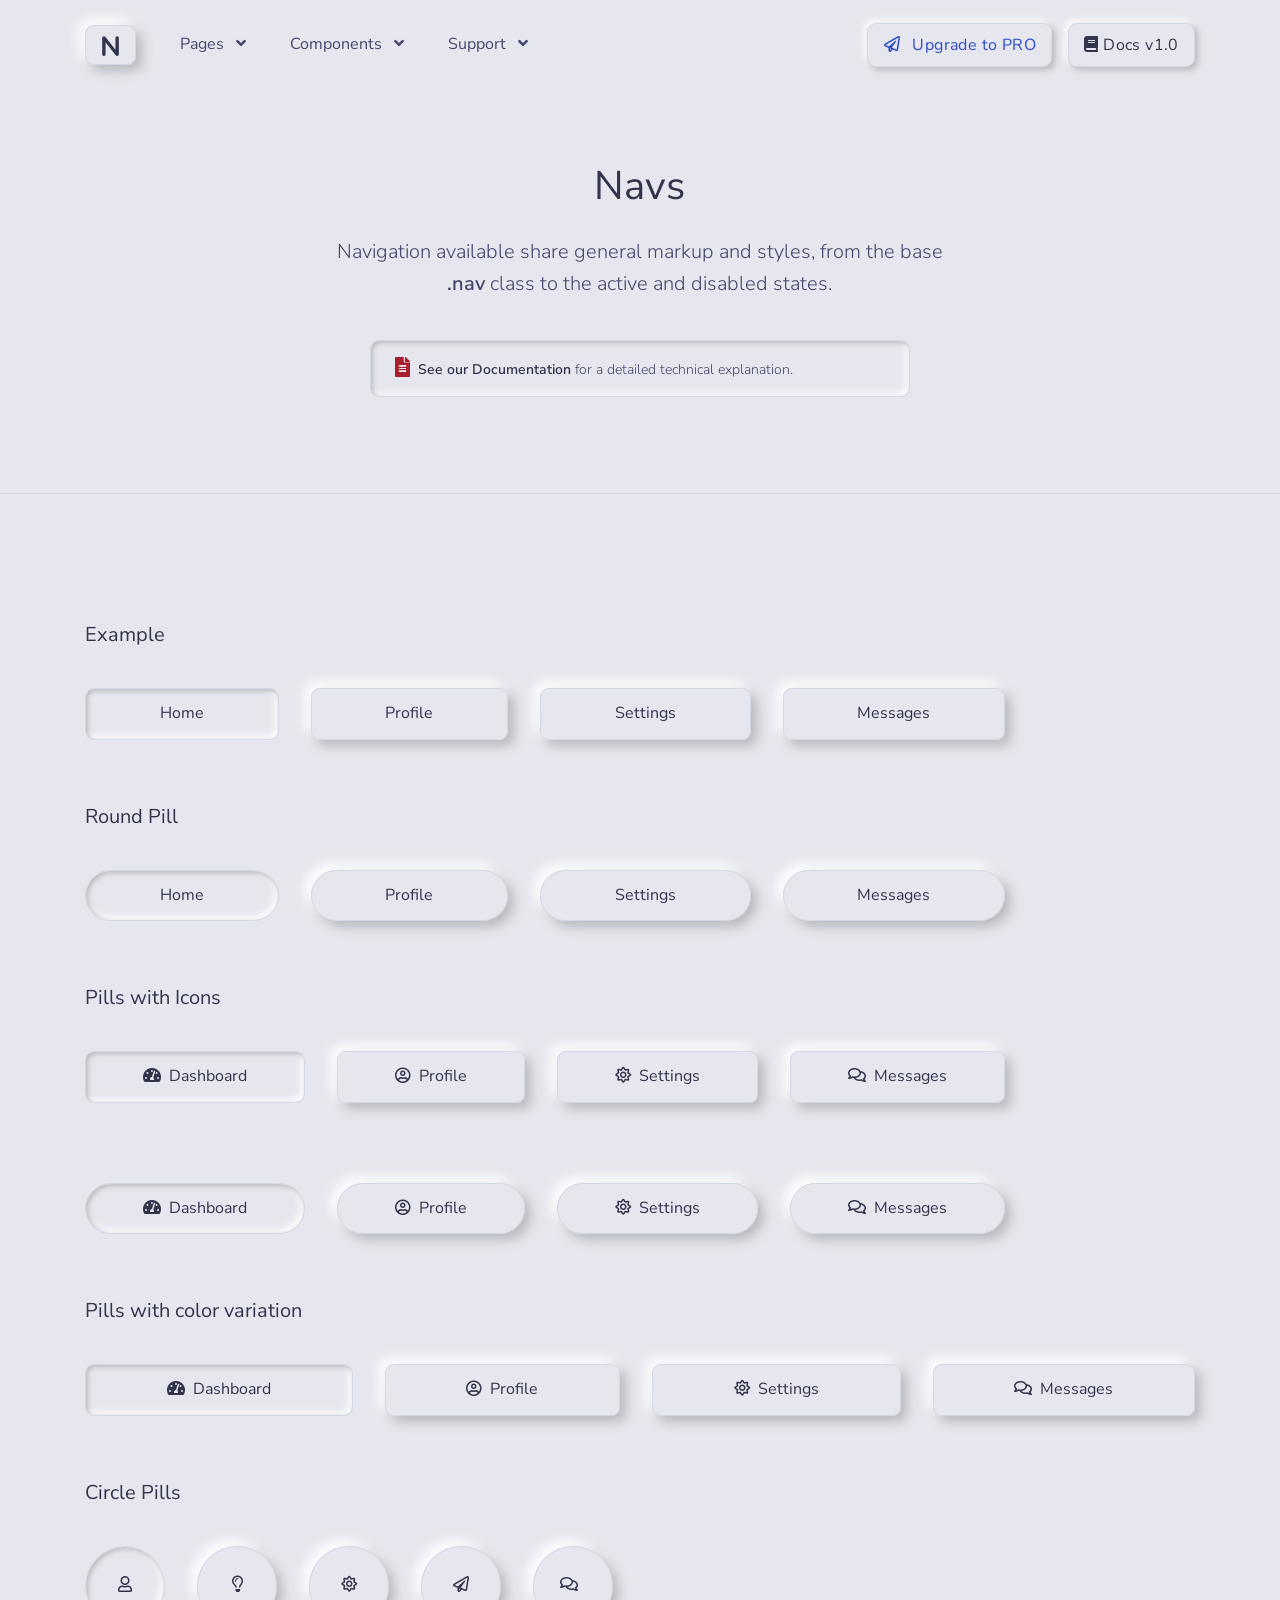
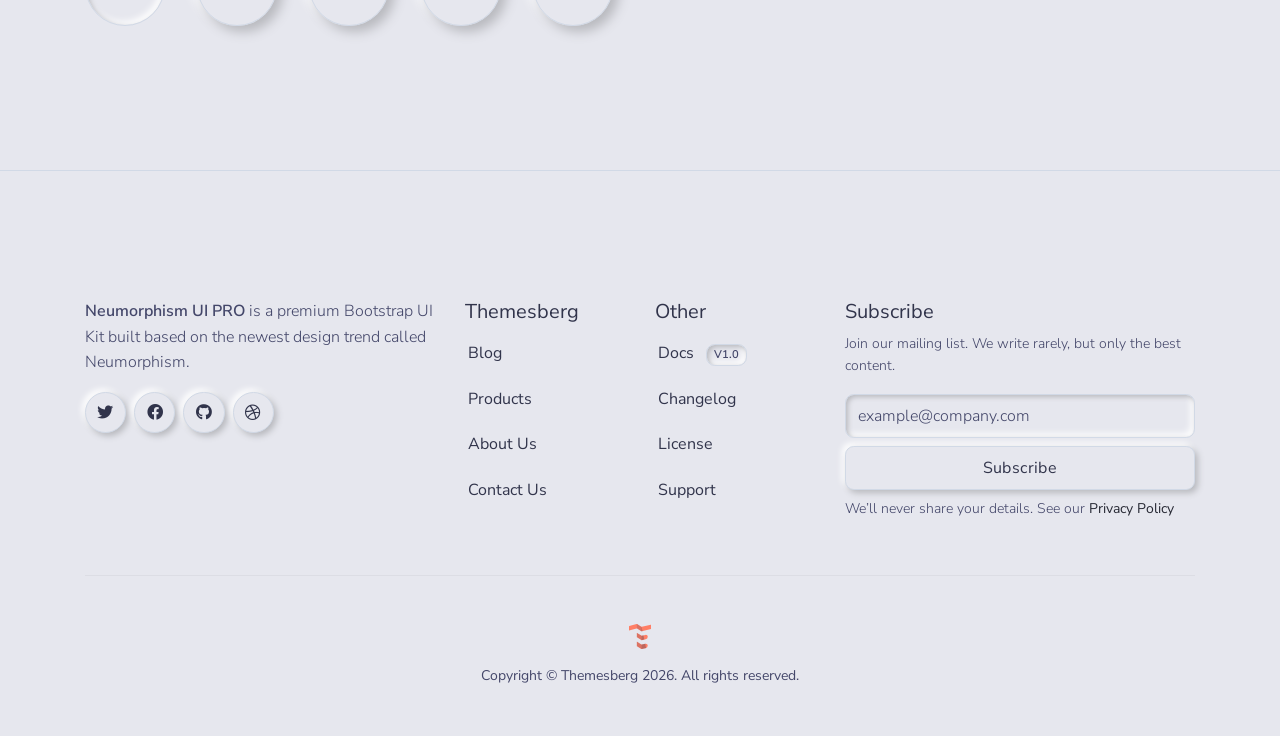
<file: html/components/navs.html>
<!--

=========================================================
* Neumorphism UI - v1.0.0
=========================================================

* Product Page: https://themesberg.com/product/ui-kits/neumorphism-ui
* Copyright 2020 Themesberg MIT LICENSE (https://www.themesberg.com/licensing#mit)

* Coded by https://themesberg.com

=========================================================

* The above copyright notice and this permission notice shall be included in all copies or substantial portions of the Software.

--><!DOCTYPE html><html lang="en"><head><meta http-equiv="Content-Type" content="text/html; charset=utf-8"><!-- Primary Meta Tags --><title>Neumorphism Components - Navs</title><meta name="viewport" content="width=device-width,initial-scale=1,shrink-to-fit=no"><meta name="title" content="Neumorphism Components - Navs"><meta name="author" content="Themesberg"><link rel="canonical" href="https://themesberg.com/product/ui-kits/neumorphism-ui/"><!--  Social tags --><meta name="keywords" content="neumorphism, neumorphism ui, neomorphism, neomorphism ui, neomorphism css, neumorphism css, neumorph, neumorphic, design system, login, form, table, tables, card, cards, navbar, modal, icons, icons, map, chat, carousel, menu, datepicker, gallery, slider, date, social, dropdown, search, tab, nav, footer, date picker, forms, tabs, time, button, select, input, timeline, cart, about us, account, log in, blog, profile, portfolio, landing page, ecommerce, shop, landing, register, app, contact, one page, sign up, signup, store, bootstrap 4, bootstrap4, dashboard, bootstrap 4 dashboard, bootstrap 4 design, bootstrap 4 system, bootstrap 4, bootstrap 4 uit kit, bootstrap 4 kit, themesberg, html kit, html css template, web template, bootstrap, bootstrap 4, css3 template, frontend, responsive bootstrap template, bootstrap ui kit, responsive ui kit"><meta name="description" content="Start developing neumorphic web applications and pages using Neumorphism UI. It features over 100 individual components and 5 example pages."><!-- Schema.org markup for Google+ --><meta itemprop="name" content="Neumorphism UI by Themesberg"><meta itemprop="description" content="Start developing neumorphic web applications and pages using Neumorphism UI. It features over 100 individual components and 5 example pages."><meta itemprop="image" content="https://themesberg.s3.us-east-2.amazonaws.com/public/products/neumorphism-ui/neumorphism-thumbnail.jpg"><!-- Twitter Card data --><meta name="twitter:card" content="product"><meta name="twitter:site" content="@themesberg"><meta name="twitter:title" content="Neumorphism UI by Themesberg"><meta name="twitter:description" content="Start developing neumorphic web applications and pages using Neumorphism UI. It features over 100 individual components and 5 example pages."><meta name="twitter:creator" content="@themesberg"><meta name="twitter:image" content="https://themesberg.s3.us-east-2.amazonaws.com/public/products/neumorphism-ui/neumorphism-thumbnail.jpg"><!-- Open Graph data --><meta property="fb:app_id" content="214738555737136"><meta property="og:title" content="Neumorphism UI by Themesberg"><meta property="og:type" content="article"><meta property="og:url" content="https://demo.themesberg.com/neumorphism-ui/"><meta property="og:image" content="https://themesberg.s3.us-east-2.amazonaws.com/public/products/neumorphism-ui/neumorphism-thumbnail.jpg"><meta property="og:description" content="Start developing neumorphic web applications and pages using Neumorphism UI. It features over 100 individual components and 5 example pages."><meta property="og:site_name" content="Themesberg"><!-- Favicon --><link rel="apple-touch-icon" sizes="120x120" href="../../assets/img/favicon/apple-touch-icon.png"><link rel="icon" type="image/png" sizes="32x32" href="../../assets/img/favicon/favicon-32x32.png"><link rel="icon" type="image/png" sizes="16x16" href="../../assets/img/favicon/favicon-16x16.png"><link rel="manifest" href="../../assets/img/favicon/site.webmanifest"><link rel="mask-icon" href="../../assets/img/favicon/safari-pinned-tab.svg" color="#ffffff"><meta name="msapplication-TileColor" content="#ffffff"><meta name="theme-color" content="#ffffff"><!-- Fontawesome --><link type="text/css" href="../../vendor/@fortawesome/fontawesome-free/css/all.min.css" rel="stylesheet"><!-- Pixel CSS --><link type="text/css" href="../../css/neumorphism.css" rel="stylesheet"><!-- NOTICE: You can use the _analytics.html partial to include production code specific code & trackers --><!-- Global site tag (gtag.js) - Google Analytics --><script async src="https://www.googletagmanager.com/gtag/js?id=UA-141734189-1"></script><script>window.dataLayer = window.dataLayer || []; function gtag() { dataLayer.push(arguments); } gtag('js', new Date()); gtag('config', 'UA-141734189-1');</script></head><body><header class="header-global"><nav id="navbar-main" aria-label="Primary navigation" class="navbar navbar-main navbar-expand-lg navbar-theme-primary headroom navbar-light"><div class="container position-relative"><a class="navbar-brand shadow-soft py-2 px-3 rounded border border-light mr-lg-4" href="../../index.html"><img class="navbar-brand-dark" src="../../assets/img/brand/dark.svg" alt="Logo light"> <img class="navbar-brand-light" src="../../assets/img/brand/dark.svg" alt="Logo dark"></a><div class="navbar-collapse collapse" id="navbar_global"><div class="navbar-collapse-header"><div class="row"><div class="col-6 collapse-brand"><a href="../../index.html" class="navbar-brand shadow-soft py-2 px-3 rounded border border-light"><img src="../../assets/img/brand/dark.svg" alt="Themesberg logo"></a></div><div class="col-6 collapse-close"><a href="#navbar_global" class="fas fa-times" data-toggle="collapse" data-target="#navbar_global" aria-controls="navbar_global" aria-expanded="false" title="close" aria-label="Toggle navigation"></a></div></div></div><ul class="navbar-nav navbar-nav-hover align-items-lg-center"><li class="nav-item dropdown"><a href="#" class="nav-link" data-toggle="dropdown"><span class="nav-link-inner-text">Pages</span> <span class="fas fa-angle-down nav-link-arrow ml-2"></span></a><ul class="dropdown-menu"><li><a class="dropdown-item" href="../../html/pages/about.html">About</a></li><li><a class="dropdown-item" href="../../html/pages/pricing.html">Pricing</a></li><li><a class="dropdown-item" href="../../html/pages/contact.html">Contact</a></li><li><a class="dropdown-item" href="../../html/pages/sign-in.html">Sign in</a></li><li><a class="dropdown-item" href="../../html/pages/sign-up.html">Sign up</a></li></ul></li><li class="nav-item dropdown mega-dropdown"><a href="#" class="nav-link" data-toggle="dropdown"><span class="nav-link-inner-text">Components</span> <span class="fas fa-angle-down nav-link-arrow ml-2"></span></a><div class="dropdown-menu"><div class="row"><div class="col-lg-6 inside-bg d-none d-lg-block"><div class="justify-content-center bg-primary text-white"><div class="px-6 pb-5 pt-3"><img src="../../assets/img/megamenu-image.jpg" alt="Pixel Components"></div><div class="z-2 pb-4 text-center"><a href="../../html/components/all.html" class="btn btn-primary mb-2 mb-sm-0 mr-3 text-secondary"><span class="mr-1"><span class="fas fa-th-large"></span></span> All components </a><a href="https://themesberg.com/docs/neumorphism-ui/components/alerts" target="_blank" class="btn btn-primary mb-2 mb-sm-0"><span class="mr-1"><span class="fas fa-book"></span></span> Docs v1.0</a></div></div></div><div class="col pl-0"><ul class="list-style-none"><li><a class="dropdown-item" href="../../html/components/accordions.html">Accordions</a></li><li><a class="dropdown-item" href="../../html/components/alerts.html">Alerts</a></li><li><a class="dropdown-item" href="../../html/components/badges.html">Badges</a></li><li><a class="dropdown-item" href="../../html/components/bootstrap-carousels.html">Bootstrap Carousels</a></li><li><a class="dropdown-item" href="../../html/components/breadcrumbs.html">Breadcrumbs</a></li><li><a class="dropdown-item" href="../../html/components/buttons.html">Buttons</a></li><li><a class="dropdown-item d-flex align-items-center justify-content-between" href="https://themesberg.com/docs/neumorphism-ui/plugins/jquery-counters/" target="_blank">Counters <span class="badge badge-dark ml-3">Pro</span></a></li><li><a class="dropdown-item" href="../../html/components/cards.html">Cards</a></li><li><a class="dropdown-item d-flex align-items-center justify-content-between" href="https://themesberg.com/docs/neumorphism-ui/components/e-commerce/" target="_blank">E-commerce <span class="badge badge-dark ml-3">Pro</span></a></li></ul></div><div class="col pl-0"><ul class="list-style-none"><li><a class="dropdown-item" href="../../html/components/forms.html">Forms</a></li><li><a class="dropdown-item d-flex align-items-center justify-content-between" href="https://themesberg.com/docs/neumorphism-ui/components/icon-boxes/" target="_blank">Icon Boxes <span class="badge badge-dark ml-3">Pro</span></a></li><li><a class="dropdown-item" href="../../html/components/modals.html">Modals</a></li><li><a class="dropdown-item" href="../../html/components/navs.html">Navs</a></li><li><a class="dropdown-item d-flex align-items-center justify-content-between" href="https://themesberg.com/docs/neumorphism-ui/plugins/owl-carousel/" target="_blank">Owl Carousels <span class="badge badge-dark ml-3">Pro</span></a></li><li><a class="dropdown-item" href="../../html/components/pagination.html">Pagination</a></li><li><a class="dropdown-item" href="../../html/components/popovers.html">Popovers</a></li><li><a class="dropdown-item" href="../../html/components/progress-bars.html">Progress Bars</a></li></ul></div><div class="col pl-0"><ul class="list-style-none"><li><a class="dropdown-item d-flex align-items-center justify-content-between" href="https://themesberg.com/docs/neumorphism-ui/components/icon-boxes/#steps" target="_blank">Steps <span class="badge badge-dark ml-3">Pro</span></a></li><li><a class="dropdown-item" href="../../html/components/tables.html">Tables</a></li><li><a class="dropdown-item" href="../../html/components/tabs.html">Tabs</a></li><li><a class="dropdown-item" href="../../html/components/toasts.html">Toasts</a></li><li><a class="dropdown-item d-flex align-items-center justify-content-between" href="https://themesberg.com/docs/neumorphism-ui/components/timelines/" target="_blank">Timelines <span class="badge badge-dark ml-3">Pro</span></a></li><li><a class="dropdown-item" href="../../html/components/tooltips.html">Tooltips</a></li><li><a class="dropdown-item" href="../../html/components/typography.html">Typography</a></li><li><a class="dropdown-item d-flex align-items-center justify-content-between" href="https://demo.themesberg.com/neumorphism-ui-pro/html/components/widgets.html" target="_blank">Widgets <span class="badge badge-dark ml-3">Pro</span></a></li></ul></div></div></div></li><li class="nav-item dropdown"><a href="#" class="nav-link" data-toggle="dropdown"><span class="nav-link-inner-text">Support</span> <span class="fas fa-angle-down nav-link-arrow ml-2"></span></a><div class="dropdown-menu dropdown-menu-lg"><div class="col-auto px-0" data-dropdown-content><div class="list-group list-group-flush"><a href="https://themesberg.com/docs/neumorphism-ui/getting-started/quick-start/" target="_blank" class="list-group-item list-group-item-action d-flex align-items-center p-0 py-3 px-lg-4"><span class="icon icon-sm icon-secondary"><span class="fas fa-file-alt"></span></span><div class="ml-4"><span class="text-dark d-block">Documentation<span class="badge badge-sm badge-secondary ml-2">v1.0</span></span> <span class="small">Examples and guides</span></div></a><a href="https://github.com/themesberg/th-neumorphism-ui-pro/issues" target="_blank" class="list-group-item list-group-item-action d-flex align-items-center p-0 py-3 px-lg-4"><span class="icon icon-sm icon-secondary"><span class="fas fa-microphone-alt"></span></span><div class="ml-4"><span class="text-dark d-block">Support</span> <span class="small">Looking for answers? Ask us!</span></div></a></div></div></div></li></ul></div><div class="d-flex align-items-center"><a href="https://themesberg.com/product/ui-kits/neumorphism-ui-pro" target="_blank" class="btn btn-primary text-secondary mr-3"><i class="far fa-paper-plane mr-2"></i> Upgrade to PRO</a> <a href="https://themesberg.com/docs/neumorphism-ui/getting-started/quick-start/" target="_blank" class="btn btn-primary d-none d-md-inline-block"><i class="fas fa-book"></i> Docs v1.0</a> <button class="navbar-toggler ml-2" type="button" data-toggle="collapse" data-target="#navbar_global" aria-controls="navbar_global" aria-expanded="false" aria-label="Toggle navigation"><span class="navbar-toggler-icon"></span></button></div></div></nav></header><main><!-- Hero --><div class="section-header pb-6 bg-primary overflow-hidden text-center border-bottom border-light"><div class="container z-2"><div class="row mb-4 justify-content-center"><div class="col-12 col-md-8 col-lg-7"><h1 class="display-3 mb-4">Navs</h1><p class="lead">Navigation available share general markup and styles, from the base <strong>.nav</strong> class to the active and disabled states.</p></div></div><div class="row justify-content-center"><div class="col-12 col-md-10 col-lg-6"><div class="alert shadow-inset"><div class="d-flex"><div class="alert-inner--text"><span class="icon text-danger icon-xs mr-2 mr-md-1"><span class="fas fa-file-alt"></span></span> <a target="_blank" href="https://themesberg.com/docs/neumorphism-ui/components/navs/">See our Documentation</a> for a detailed technical explanation.</div></div></div></div></div></div></div><!-- End of Hero --><!-- Section --><div class="section bg-primary text-dark section-lg"><div class="container"><!-- Title --><div class="row mb-4"><div class="col-md-4"><span class="h5">Example</span></div></div><!-- End of Title --><div class="row"><div class="col-md-10"><!-- Nav Wrapper --><div class="nav-wrapper position-relative"><ul class="nav nav-pills nav-fill flex-column flex-sm-row"><li class="nav-item"><a class="nav-link mb-sm-3 mb-md-0 active" data-toggle="tab" href="#">Home</a></li><li class="nav-item"><a class="nav-link mb-sm-3 mb-md-0" data-toggle="tab" href="#">Profile</a></li><li class="nav-item"><a class="nav-link mb-sm-3 mb-md-0" data-toggle="tab" href="#">Settings</a></li><li class="nav-item"><a class="nav-link mb-sm-3 mb-md-0" data-toggle="tab" href="#">Messages</a></li></ul></div><!-- End of Nav Wrapper --></div></div><!-- Title --><div class="row mt-5 mb-4"><div class="col-md-4"><span class="h5">Round Pill</span></div></div><!-- End of Title --><div class="row"><div class="col-md-10"><!-- Nav Wrapper --><div class="nav-wrapper position-relative"><ul class="nav nav-pills rounded nav-fill flex-column flex-md-row"><li class="nav-item"><a class="nav-link mb-sm-3 mb-md-0 active" data-toggle="tab" href="#">Home</a></li><li class="nav-item"><a class="nav-link mb-sm-3 mb-md-0" data-toggle="tab" href="#">Profile</a></li><li class="nav-item"><a class="nav-link mb-sm-3 mb-md-0" data-toggle="tab" href="#">Settings</a></li><li class="nav-item"><a class="nav-link mb-sm-3 mb-md-0" data-toggle="tab" href="#">Messages</a></li></ul></div><!-- End of Nav Wrapper --></div></div><!-- Title --><div class="row mt-5 mb-4"><div class="col-md-4"><span class="h5">Pills with Icons</span></div></div><!-- End of Title --><div class="row"><div class="col-md-10"><!-- Nav Wrapper --><div class="nav-wrapper position-relative"><ul class="nav nav-pills nav-fill flex-column flex-md-row"><li class="nav-item"><a class="nav-link mb-sm-3 mb-md-0 active" data-toggle="tab" href="#"><span class="fas fa-tachometer-alt mr-2"></span>Dashboard</a></li><li class="nav-item"><a class="nav-link mb-sm-3 mb-md-0" data-toggle="tab" href="#"><span class="far fa-user-circle mr-2"></span>Profile</a></li><li class="nav-item"><a class="nav-link mb-sm-3 mb-md-0" data-toggle="tab" href="#"><span class="far fa-sun mr-2"></span>Settings</a></li><li class="nav-item"><a class="nav-link mb-sm-3 mb-md-0" data-toggle="tab" href="#"><span class="far fa-comments mr-2"></span>Messages</a></li></ul></div><!-- End of Nav Wrapper --></div></div><div class="row mt-5"><div class="col-md-10"><!-- Nav Wrapper --><div class="nav-wrapper position-relative"><ul class="nav nav-pills rounded nav-fill flex-column flex-md-row"><li class="nav-item"><a class="nav-link mb-sm-3 mb-md-0 active" data-toggle="tab" href="#"><span class="fas fa-tachometer-alt mr-2"></span>Dashboard</a></li><li class="nav-item"><a class="nav-link mb-sm-3 mb-md-0" data-toggle="tab" href="#"><span class="far fa-user-circle mr-2"></span>Profile</a></li><li class="nav-item"><a class="nav-link mb-sm-3 mb-md-0" data-toggle="tab" href="#"><span class="far fa-sun mr-2"></span>Settings</a></li><li class="nav-item"><a class="nav-link mb-sm-3 mb-md-0" data-toggle="tab" href="#"><span class="far fa-comments mr-2"></span>Messages</a></li></ul></div><!-- End of Nav Wrapper --></div></div><!-- Title --><div class="row mt-5 mb-4"><div class="col-md-4"><span class="h5">Pills with color variation</span></div></div><!-- End of Title --><div class="row"><div class="col-md-12"><!-- Nav Wrapper --><div class="nav-wrapper position-relative"><ul class="nav nav-pills nav-fill flex-column flex-md-row"><li class="nav-item"><a class="nav-link mb-sm-3 mb-md-0 active" href="#"><span class="icon-success"><span class="fas fa-tachometer-alt mr-2"></span>Dashboard</span></a></li><li class="nav-item"><a class="nav-link mb-sm-3 mb-md-0" data-toggle="tab" href="#"><span class="icon-secondary"><span class="far fa-user-circle mr-2"></span>Profile</span></a></li><li class="nav-item"><a class="nav-link mb-sm-3 mb-md-0" data-toggle="tab" href="#"><span class="icon-tertiary"><span class="far fa-sun mr-2"></span>Settings</span></a></li><li class="nav-item"><a class="nav-link mb-sm-3 mb-md-0" data-toggle="tab" href="#"><span class="icon-info"><span class="far fa-comments mr-2"></span>Messages</span></a></li></ul></div><!-- End of  Nav Wrapper --></div></div><!-- Title --><div class="row mt-5 mb-4"><div class="col-md-4"><span class="h5">Circle Pills</span></div></div><!-- End of Title --><div class="row"><div class="col"><!-- Nav Wrapper --><div class="nav-wrapper position-relative"><ul class="nav nav-pills nav-pill-circle flex-column flex-md-row"><li class="nav-item"><a class="nav-link active" aria-label="first navigation tab" data-toggle="tab" href="#"><span class="nav-link-icon d-block"><span class="far fa-user"></span></span></a></li><li class="nav-item"><a class="nav-link" aria-label="second navigation tab" data-toggle="tab" href="#"><span class="nav-link-icon d-block"><span class="far fa-lightbulb"></span></span></a></li><li class="nav-item"><a class="nav-link" aria-label="third navigation tab" data-toggle="tab" href="#"><span class="nav-link-icon d-block"><span class="far fa-sun"></span></span></a></li><li class="nav-item"><a class="nav-link" aria-label="fourth navigation tab" data-toggle="tab" href="#"><span class="nav-link-icon d-block"><span class="far fa-paper-plane"></span></span></a></li><li class="nav-item"><a class="nav-link" aria-label="fifth navigation tab" data-toggle="tab" href="#"><span class="nav-link-icon d-block"><span class="far fa-comments mr-2"></span></span></a></li></ul></div><!-- End of Nav Wrapper --></div></div></div></div><!-- End of Section --></main><footer class="d-flex pb-5 pt-6 pt-md-7 border-top border-light bg-primary"><div class="container"><div class="row"><div class="col-lg-4"><p><strong>Neumorphism UI PRO</strong> is a premium Bootstrap UI Kit built based on the newest design trend called Neumorphism.</p><ul class="d-flex list-unstyled mb-5 mb-lg-0"><li class="mr-2"><a href="https://twitter.com/themesberg" target="_blank" class="btn btn-icon-only btn-pill btn-primary" aria-label="twitter social link" data-toggle="tooltip" data-placement="top" title="Follow @themesberg on Twitter"><span aria-hidden="true" class="fab fa-twitter"></span></a></li><li class="mr-2"><a href="https://www.facebook.com/themesberg/" target="_blank" class="btn btn-icon-only btn-pill btn-primary" aria-label="facebook social link" data-toggle="tooltip" data-placement="top" title="Like @themesberg on Facebook"><span aria-hidden="true" class="fab fa-facebook"></span></a></li><li class="mr-2"><a href="https://github.com/themesberg" target="_blank" class="btn btn-icon-only btn-pill btn-primary" aria-label="github social link" data-toggle="tooltip" data-placement="top" title="Open source projects"><span aria-hidden="true" class="fab fa-github"></span></a></li><li><a href="https://dribbble.com/themesberg" target="_blank" class="btn btn-icon-only btn-pill btn-primary" aria-label="dribbble social link" data-toggle="tooltip" data-placement="top" title="Follow us on Dribbble"><span aria-hidden="true" class="fab fa-dribbble"></span></a></li></ul></div><div class="col-6 col-lg-2 mb-5 mb-lg-0"><h5>Themesberg</h5><ul class="footer-links list-unstyled mt-2"><li class="mb-1"><a class="p-2" target="_blank" href="https://themesberg.com/blog">Blog</a></li><li class="mb-1"><a class="p-2" target="_blank" href="https://themesberg.com/products">Products</a></li><li class="mb-1"><a class="p-2" target="_blank" href="https://themesberg.com/about">About Us</a></li><li><a class="p-2" target="_blank" href="https://themesberg.com/contact">Contact Us</a></li></ul></div><div class="col-6 col-lg-2 mb-5 mb-lg-0"><h5>Other</h5><ul class="footer-links list-unstyled mt-2"><li class="mb-1"><a class="p-2" href="https://themesberg.com/docs/pixel-bootstrap/getting-started/overview/" target="_blank">Docs <span class="badge badge-gray text-uppercase ml-2">v1.0</span></a></li><li class="mb-1"><a class="p-2" href="https://themesberg.com/docs/pixel-bootstrap/getting-started/changelog" target="_blank">Changelog</a></li><li class="mb-1"><a class="p-2" target="_blank" href="https://themesberg.com/licensing">License</a></li><li><a class="p-2" target="_blank" href="https://github.com/themesberg/pixel-bootstrap-ui-kit/issues">Support</a></li></ul></div><div class="col-12 col-lg-4 mb-5 mb-lg-0"><h5>Subscribe</h5><p class="text-gray font-small mt-2">Join our mailing list. We write rarely, but only the best content.</p><form action="#"><div class="form-row mb-2"><div class="col-12"><label class="h6 font-weight-normal d-none" for="exampleInputEmail3">Email address</label> <input type="email" class="form-control mb-2" placeholder="example@company.com" name="email" aria-label="Subscribe form" id="exampleInputEmail3" required></div><div class="col-12"><button type="submit" class="btn btn-primary btn-block" data-loading-text="Sending"><span>Subscribe</span></button></div></div></form><p class="text-gray font-small m-0">We’ll never share your details. See our <a class="text-black" href="#">Privacy Policy</a></p></div></div><hr class="my-5"><div class="row"><div class="col"><a href="https://themesberg.com" target="_blank" class="d-flex justify-content-center"><img src="../../assets/img/themesberg.svg" height="25" class="mb-3" alt="Themesberg Logo"></a><div class="d-flex text-center justify-content-center align-items-center" role="contentinfo"><p class="font-weight-normal font-small mb-0">Copyright © Themesberg <span class="current-year">2020</span>. All rights reserved.</p></div></div></div></div></footer><!-- Core --><script src="../../vendor/jquery/dist/jquery.min.js"></script><script src="../../vendor/popper.js/dist/umd/popper.min.js"></script><script src="../../vendor/bootstrap/dist/js/bootstrap.min.js"></script><script src="../../vendor/headroom.js/dist/headroom.min.js"></script><!-- Vendor JS --><script src="../../vendor/onscreen/dist/on-screen.umd.min.js"></script><script src="../../vendor/nouislider/distribute/nouislider.min.js"></script><script src="../../vendor/bootstrap-datepicker/dist/js/bootstrap-datepicker.min.js"></script><script src="../../vendor/waypoints/lib/jquery.waypoints.min.js"></script><script src="../../vendor/jarallax/dist/jarallax.min.js"></script><script src="../../vendor/jquery.counterup/jquery.counterup.min.js"></script><script src="../../vendor/jquery-countdown/dist/jquery.countdown.min.js"></script><script src="../../vendor/smooth-scroll/dist/smooth-scroll.polyfills.min.js"></script><script src="../../vendor/prismjs/prism.js"></script><script async defer="defer" src="https://buttons.github.io/buttons.js"></script><!-- Neumorphism JS --><script src="../../assets/js/neumorphism.js"></script></body></html>
</file>
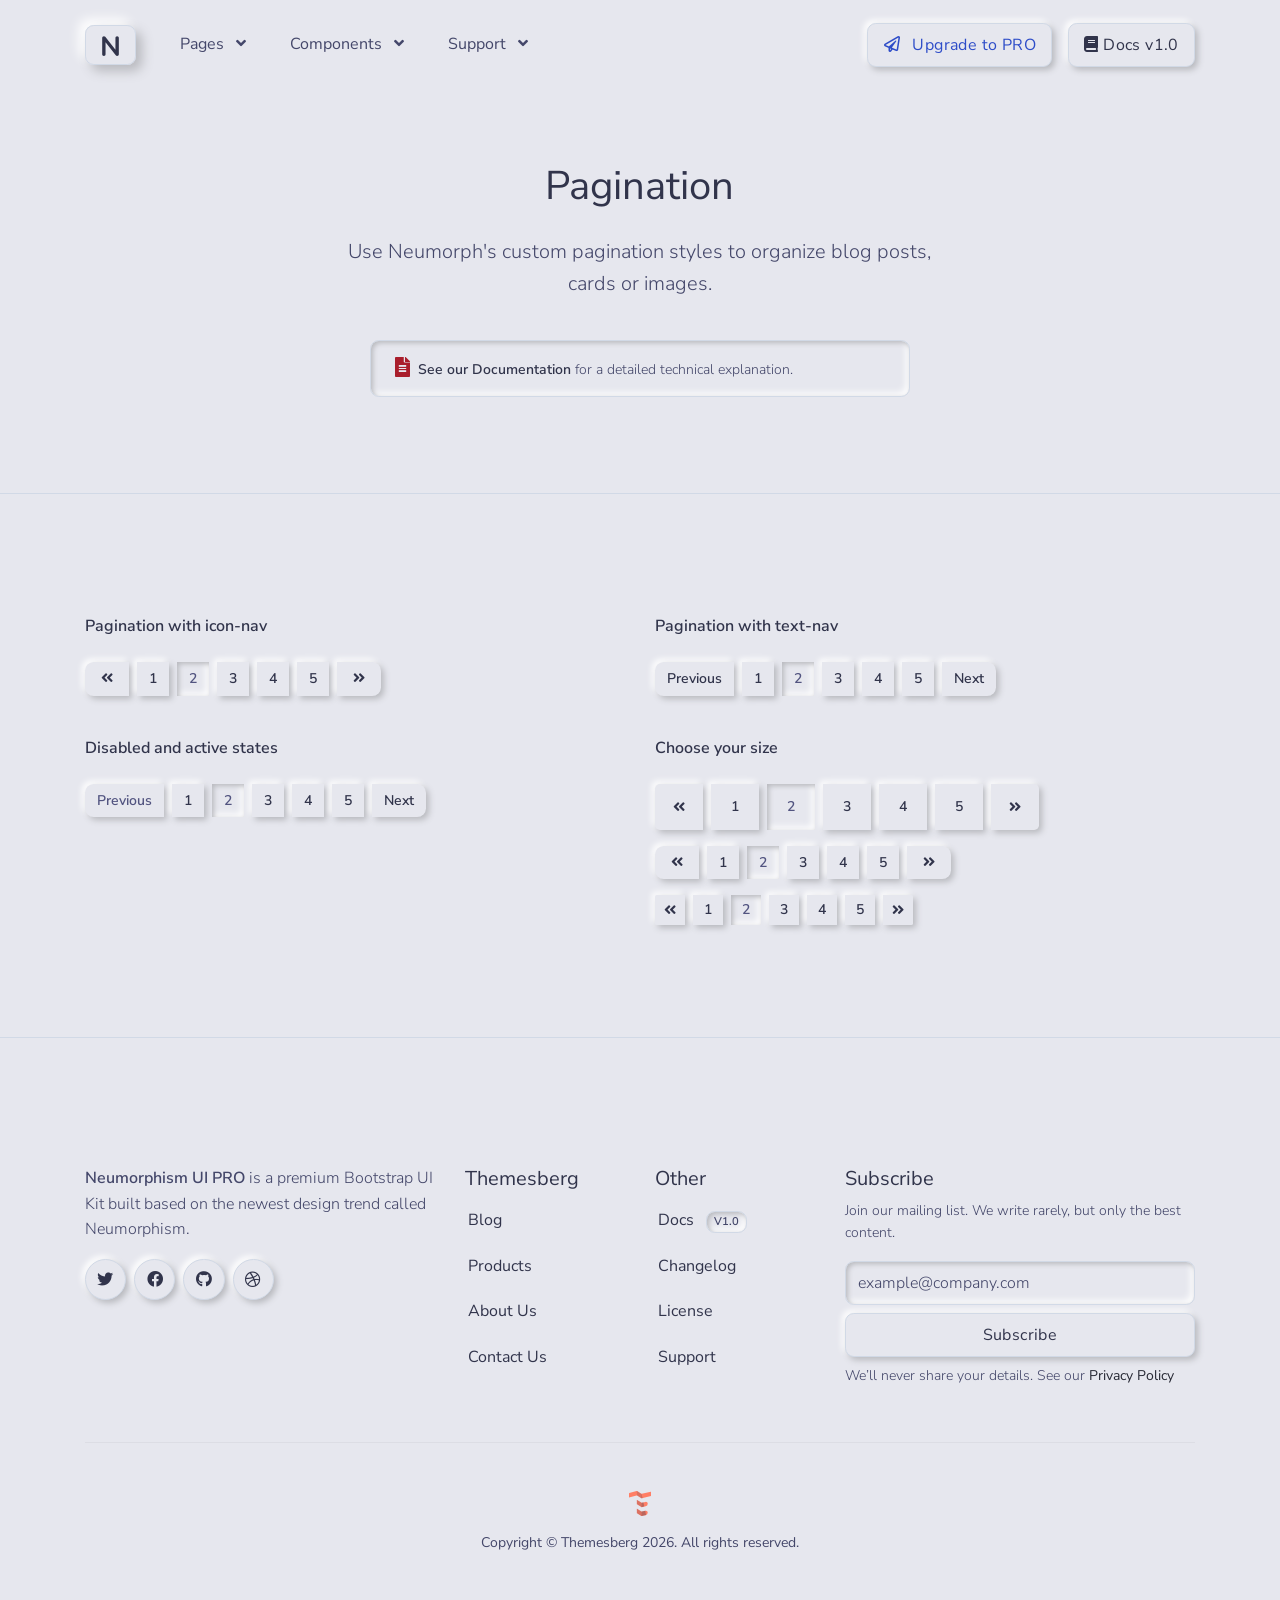
<file: html/components/pagination.html>
<!--

=========================================================
* Neumorphism UI - v1.0.0
=========================================================

* Product Page: https://themesberg.com/product/ui-kits/neumorphism-ui
* Copyright 2020 Themesberg MIT LICENSE (https://www.themesberg.com/licensing#mit)

* Coded by https://themesberg.com

=========================================================

* The above copyright notice and this permission notice shall be included in all copies or substantial portions of the Software.

--><!DOCTYPE html><html lang="en"><head><meta http-equiv="Content-Type" content="text/html; charset=utf-8"><!-- Primary Meta Tags --><title>Neumorphism Components - Pagination</title><meta name="viewport" content="width=device-width,initial-scale=1,shrink-to-fit=no"><meta name="title" content="Neumorphism Components - Pagination"><meta name="author" content="Themesberg"><link rel="canonical" href="https://themesberg.com/product/ui-kits/neumorphism-ui/"><!--  Social tags --><meta name="keywords" content="neumorphism, neumorphism ui, neomorphism, neomorphism ui, neomorphism css, neumorphism css, neumorph, neumorphic, design system, login, form, table, tables, card, cards, navbar, modal, icons, icons, map, chat, carousel, menu, datepicker, gallery, slider, date, social, dropdown, search, tab, nav, footer, date picker, forms, tabs, time, button, select, input, timeline, cart, about us, account, log in, blog, profile, portfolio, landing page, ecommerce, shop, landing, register, app, contact, one page, sign up, signup, store, bootstrap 4, bootstrap4, dashboard, bootstrap 4 dashboard, bootstrap 4 design, bootstrap 4 system, bootstrap 4, bootstrap 4 uit kit, bootstrap 4 kit, themesberg, html kit, html css template, web template, bootstrap, bootstrap 4, css3 template, frontend, responsive bootstrap template, bootstrap ui kit, responsive ui kit"><meta name="description" content="Start developing neumorphic web applications and pages using Neumorphism UI. It features over 100 individual components and 5 example pages."><!-- Schema.org markup for Google+ --><meta itemprop="name" content="Neumorphism UI by Themesberg"><meta itemprop="description" content="Start developing neumorphic web applications and pages using Neumorphism UI. It features over 100 individual components and 5 example pages."><meta itemprop="image" content="https://themesberg.s3.us-east-2.amazonaws.com/public/products/neumorphism-ui/neumorphism-thumbnail.jpg"><!-- Twitter Card data --><meta name="twitter:card" content="product"><meta name="twitter:site" content="@themesberg"><meta name="twitter:title" content="Neumorphism UI by Themesberg"><meta name="twitter:description" content="Start developing neumorphic web applications and pages using Neumorphism UI. It features over 100 individual components and 5 example pages."><meta name="twitter:creator" content="@themesberg"><meta name="twitter:image" content="https://themesberg.s3.us-east-2.amazonaws.com/public/products/neumorphism-ui/neumorphism-thumbnail.jpg"><!-- Open Graph data --><meta property="fb:app_id" content="214738555737136"><meta property="og:title" content="Neumorphism UI by Themesberg"><meta property="og:type" content="article"><meta property="og:url" content="https://demo.themesberg.com/neumorphism-ui/"><meta property="og:image" content="https://themesberg.s3.us-east-2.amazonaws.com/public/products/neumorphism-ui/neumorphism-thumbnail.jpg"><meta property="og:description" content="Start developing neumorphic web applications and pages using Neumorphism UI. It features over 100 individual components and 5 example pages."><meta property="og:site_name" content="Themesberg"><!-- Favicon --><link rel="apple-touch-icon" sizes="120x120" href="../../assets/img/favicon/apple-touch-icon.png"><link rel="icon" type="image/png" sizes="32x32" href="../../assets/img/favicon/favicon-32x32.png"><link rel="icon" type="image/png" sizes="16x16" href="../../assets/img/favicon/favicon-16x16.png"><link rel="manifest" href="../../assets/img/favicon/site.webmanifest"><link rel="mask-icon" href="../../assets/img/favicon/safari-pinned-tab.svg" color="#ffffff"><meta name="msapplication-TileColor" content="#ffffff"><meta name="theme-color" content="#ffffff"><!-- Fontawesome --><link type="text/css" href="../../vendor/@fortawesome/fontawesome-free/css/all.min.css" rel="stylesheet"><!-- Pixel CSS --><link type="text/css" href="../../css/neumorphism.css" rel="stylesheet"><!-- NOTICE: You can use the _analytics.html partial to include production code specific code & trackers --><!-- Global site tag (gtag.js) - Google Analytics --><script async src="https://www.googletagmanager.com/gtag/js?id=UA-141734189-1"></script><script>window.dataLayer = window.dataLayer || []; function gtag() { dataLayer.push(arguments); } gtag('js', new Date()); gtag('config', 'UA-141734189-1');</script></head><body><header class="header-global"><nav id="navbar-main" aria-label="Primary navigation" class="navbar navbar-main navbar-expand-lg navbar-theme-primary headroom navbar-light"><div class="container position-relative"><a class="navbar-brand shadow-soft py-2 px-3 rounded border border-light mr-lg-4" href="../../index.html"><img class="navbar-brand-dark" src="../../assets/img/brand/dark.svg" alt="Logo light"> <img class="navbar-brand-light" src="../../assets/img/brand/dark.svg" alt="Logo dark"></a><div class="navbar-collapse collapse" id="navbar_global"><div class="navbar-collapse-header"><div class="row"><div class="col-6 collapse-brand"><a href="../../index.html" class="navbar-brand shadow-soft py-2 px-3 rounded border border-light"><img src="../../assets/img/brand/dark.svg" alt="Themesberg logo"></a></div><div class="col-6 collapse-close"><a href="#navbar_global" class="fas fa-times" data-toggle="collapse" data-target="#navbar_global" aria-controls="navbar_global" aria-expanded="false" title="close" aria-label="Toggle navigation"></a></div></div></div><ul class="navbar-nav navbar-nav-hover align-items-lg-center"><li class="nav-item dropdown"><a href="#" class="nav-link" data-toggle="dropdown"><span class="nav-link-inner-text">Pages</span> <span class="fas fa-angle-down nav-link-arrow ml-2"></span></a><ul class="dropdown-menu"><li><a class="dropdown-item" href="../../html/pages/about.html">About</a></li><li><a class="dropdown-item" href="../../html/pages/pricing.html">Pricing</a></li><li><a class="dropdown-item" href="../../html/pages/contact.html">Contact</a></li><li><a class="dropdown-item" href="../../html/pages/sign-in.html">Sign in</a></li><li><a class="dropdown-item" href="../../html/pages/sign-up.html">Sign up</a></li></ul></li><li class="nav-item dropdown mega-dropdown"><a href="#" class="nav-link" data-toggle="dropdown"><span class="nav-link-inner-text">Components</span> <span class="fas fa-angle-down nav-link-arrow ml-2"></span></a><div class="dropdown-menu"><div class="row"><div class="col-lg-6 inside-bg d-none d-lg-block"><div class="justify-content-center bg-primary text-white"><div class="px-6 pb-5 pt-3"><img src="../../assets/img/megamenu-image.jpg" alt="Pixel Components"></div><div class="z-2 pb-4 text-center"><a href="../../html/components/all.html" class="btn btn-primary mb-2 mb-sm-0 mr-3 text-secondary"><span class="mr-1"><span class="fas fa-th-large"></span></span> All components </a><a href="https://themesberg.com/docs/neumorphism-ui/components/alerts" target="_blank" class="btn btn-primary mb-2 mb-sm-0"><span class="mr-1"><span class="fas fa-book"></span></span> Docs v1.0</a></div></div></div><div class="col pl-0"><ul class="list-style-none"><li><a class="dropdown-item" href="../../html/components/accordions.html">Accordions</a></li><li><a class="dropdown-item" href="../../html/components/alerts.html">Alerts</a></li><li><a class="dropdown-item" href="../../html/components/badges.html">Badges</a></li><li><a class="dropdown-item" href="../../html/components/bootstrap-carousels.html">Bootstrap Carousels</a></li><li><a class="dropdown-item" href="../../html/components/breadcrumbs.html">Breadcrumbs</a></li><li><a class="dropdown-item" href="../../html/components/buttons.html">Buttons</a></li><li><a class="dropdown-item d-flex align-items-center justify-content-between" href="https://themesberg.com/docs/neumorphism-ui/plugins/jquery-counters/" target="_blank">Counters <span class="badge badge-dark ml-3">Pro</span></a></li><li><a class="dropdown-item" href="../../html/components/cards.html">Cards</a></li><li><a class="dropdown-item d-flex align-items-center justify-content-between" href="https://themesberg.com/docs/neumorphism-ui/components/e-commerce/" target="_blank">E-commerce <span class="badge badge-dark ml-3">Pro</span></a></li></ul></div><div class="col pl-0"><ul class="list-style-none"><li><a class="dropdown-item" href="../../html/components/forms.html">Forms</a></li><li><a class="dropdown-item d-flex align-items-center justify-content-between" href="https://themesberg.com/docs/neumorphism-ui/components/icon-boxes/" target="_blank">Icon Boxes <span class="badge badge-dark ml-3">Pro</span></a></li><li><a class="dropdown-item" href="../../html/components/modals.html">Modals</a></li><li><a class="dropdown-item" href="../../html/components/navs.html">Navs</a></li><li><a class="dropdown-item d-flex align-items-center justify-content-between" href="https://themesberg.com/docs/neumorphism-ui/plugins/owl-carousel/" target="_blank">Owl Carousels <span class="badge badge-dark ml-3">Pro</span></a></li><li><a class="dropdown-item" href="../../html/components/pagination.html">Pagination</a></li><li><a class="dropdown-item" href="../../html/components/popovers.html">Popovers</a></li><li><a class="dropdown-item" href="../../html/components/progress-bars.html">Progress Bars</a></li></ul></div><div class="col pl-0"><ul class="list-style-none"><li><a class="dropdown-item d-flex align-items-center justify-content-between" href="https://themesberg.com/docs/neumorphism-ui/components/icon-boxes/#steps" target="_blank">Steps <span class="badge badge-dark ml-3">Pro</span></a></li><li><a class="dropdown-item" href="../../html/components/tables.html">Tables</a></li><li><a class="dropdown-item" href="../../html/components/tabs.html">Tabs</a></li><li><a class="dropdown-item" href="../../html/components/toasts.html">Toasts</a></li><li><a class="dropdown-item d-flex align-items-center justify-content-between" href="https://themesberg.com/docs/neumorphism-ui/components/timelines/" target="_blank">Timelines <span class="badge badge-dark ml-3">Pro</span></a></li><li><a class="dropdown-item" href="../../html/components/tooltips.html">Tooltips</a></li><li><a class="dropdown-item" href="../../html/components/typography.html">Typography</a></li><li><a class="dropdown-item d-flex align-items-center justify-content-between" href="https://demo.themesberg.com/neumorphism-ui-pro/html/components/widgets.html" target="_blank">Widgets <span class="badge badge-dark ml-3">Pro</span></a></li></ul></div></div></div></li><li class="nav-item dropdown"><a href="#" class="nav-link" data-toggle="dropdown"><span class="nav-link-inner-text">Support</span> <span class="fas fa-angle-down nav-link-arrow ml-2"></span></a><div class="dropdown-menu dropdown-menu-lg"><div class="col-auto px-0" data-dropdown-content><div class="list-group list-group-flush"><a href="https://themesberg.com/docs/neumorphism-ui/getting-started/quick-start/" target="_blank" class="list-group-item list-group-item-action d-flex align-items-center p-0 py-3 px-lg-4"><span class="icon icon-sm icon-secondary"><span class="fas fa-file-alt"></span></span><div class="ml-4"><span class="text-dark d-block">Documentation<span class="badge badge-sm badge-secondary ml-2">v1.0</span></span> <span class="small">Examples and guides</span></div></a><a href="https://github.com/themesberg/th-neumorphism-ui-pro/issues" target="_blank" class="list-group-item list-group-item-action d-flex align-items-center p-0 py-3 px-lg-4"><span class="icon icon-sm icon-secondary"><span class="fas fa-microphone-alt"></span></span><div class="ml-4"><span class="text-dark d-block">Support</span> <span class="small">Looking for answers? Ask us!</span></div></a></div></div></div></li></ul></div><div class="d-flex align-items-center"><a href="https://themesberg.com/product/ui-kits/neumorphism-ui-pro" target="_blank" class="btn btn-primary text-secondary mr-3"><i class="far fa-paper-plane mr-2"></i> Upgrade to PRO</a> <a href="https://themesberg.com/docs/neumorphism-ui/getting-started/quick-start/" target="_blank" class="btn btn-primary d-none d-md-inline-block"><i class="fas fa-book"></i> Docs v1.0</a> <button class="navbar-toggler ml-2" type="button" data-toggle="collapse" data-target="#navbar_global" aria-controls="navbar_global" aria-expanded="false" aria-label="Toggle navigation"><span class="navbar-toggler-icon"></span></button></div></div></nav></header><main><!-- Hero --><div class="section-header pb-6 bg-primary overflow-hidden text-center border-bottom border-light"><div class="container z-2"><div class="row mb-4 justify-content-center"><div class="col-12 col-md-8 col-lg-7"><h1 class="display-3 mb-4">Pagination</h1><p class="lead">Use Neumorph's custom pagination styles to organize blog posts, cards or images.</p></div></div><div class="row justify-content-center"><div class="col-12 col-md-10 col-lg-6"><div class="alert shadow-inset"><div class="d-flex"><div class="alert-inner--text"><span class="icon text-danger icon-xs mr-2 mr-md-1"><span class="fas fa-file-alt"></span></span> <a target="_blank" href="https://themesberg.com/docs/neumorphism-ui/components/pagination/">See our Documentation</a> for a detailed technical explanation.</div></div></div></div></div></div></div><!-- End of Hero --><!-- Section --><div class="section bg-primary text-dark section-md"><div class="container"><div class="row mt-4"><div class="col-md-6"><div class="mb-4"><span class="h6 font-weight-bold">Pagination with icon-nav</span></div><nav aria-label="Blog page navigation"><ul class="pagination"><li class="page-item"><a class="page-link" aria-label="first link" href="#"><span class="fas fa-angle-double-left"></span></a></li><li class="page-item"><a class="page-link" href="#">1</a></li><li class="page-item active"><a class="page-link" href="#">2</a></li><li class="page-item"><a class="page-link" href="#">3</a></li><li class="page-item"><a class="page-link" href="#">4</a></li><li class="page-item"><a class="page-link" href="#">5</a></li><li class="page-item"><a class="page-link" aria-label="first link" href="#"><span class="fas fa-angle-double-right"></span></a></li></ul></nav></div><div class="col-md-6"><div class="mt-4 mb-4 mt-sm-0"><span class="h6 font-weight-bold">Pagination with text-nav</span></div><nav aria-label="Products page navigation"><ul class="pagination"><li class="page-item"><a class="page-link" href="#">Previous</a></li><li class="page-item"><a class="page-link" href="#">1</a></li><li class="page-item active"><a class="page-link" href="#">2</a></li><li class="page-item"><a class="page-link" href="#">3</a></li><li class="page-item"><a class="page-link" href="#">4</a></li><li class="page-item"><a class="page-link" href="#">5</a></li><li class="page-item"><a class="page-link" href="#">Next</a></li></ul></nav></div></div><div class="row mt-4"><div class="col-lg-6"><div class="mb-4"><span class="h6 font-weight-bold">Disabled and active states</span></div><nav aria-label="Templates page navigation"><ul class="pagination"><li class="page-item disabled"><a class="page-link" aria-label="first link" tabindex="-1" href="#">Previous</a></li><li class="page-item"><a class="page-link" href="#">1</a></li><li class="page-item active"><a class="page-link" href="#">2</a></li><li class="page-item"><a class="page-link" href="#">3</a></li><li class="page-item"><a class="page-link" href="#">4</a></li><li class="page-item"><a class="page-link" href="#">5</a></li><li class="page-item"><a class="page-link" aria-label="first link" href="#">Next</a></li></ul></nav></div><div class="col-lg-6"><div class="mt-4 mb-4 mt-sm-0"><span class="h6 font-weight-bold">Choose your size</span></div><nav aria-label="Default page navigation"><ul class="pagination pagination-lg"><li class="page-item"><a class="page-link" aria-label="first link" href="#"><span class="fas fa-angle-double-left"></span></a></li><li class="page-item"><a class="page-link" href="#">1</a></li><li class="page-item active"><a class="page-link" href="#">2</a></li><li class="page-item"><a class="page-link" href="#">3</a></li><li class="page-item"><a class="page-link" href="#">4</a></li><li class="page-item"><a class="page-link" href="#">5</a></li><li class="page-item"><a class="page-link" aria-label="first link" href="#"><span class="fas fa-angle-double-right"></span></a></li></ul></nav><nav aria-label="Themesberg page navigation"><ul class="pagination"><li class="page-item"><a class="page-link" aria-label="first link" href="#"><span class="fas fa-angle-double-left"></span></a></li><li class="page-item"><a class="page-link" href="#">1</a></li><li class="page-item active"><a class="page-link" href="#">2</a></li><li class="page-item"><a class="page-link" href="#">3</a></li><li class="page-item"><a class="page-link" href="#">4</a></li><li class="page-item"><a class="page-link" href="#">5</a></li><li class="page-item"><a class="page-link" aria-label="first link" href="#"><span class="fas fa-angle-double-right"></span></a></li></ul></nav><nav aria-label="Posts navigation example"><ul class="pagination pagination-sm"><li class="page-item"><a class="page-link" aria-label="first link" href="#"><span class="fas fa-angle-double-left"></span></a></li><li class="page-item"><a class="page-link" href="#">1</a></li><li class="page-item active"><a class="page-link" href="#">2</a></li><li class="page-item"><a class="page-link" href="#">3</a></li><li class="page-item"><a class="page-link" href="#">4</a></li><li class="page-item"><a class="page-link" href="#">5</a></li><li class="page-item"><a class="page-link" aria-label="first link" href="#"><span class="fas fa-angle-double-right"></span></a></li></ul></nav></div></div></div></div><!-- End of Section --></main><footer class="d-flex pb-5 pt-6 pt-md-7 border-top border-light bg-primary"><div class="container"><div class="row"><div class="col-lg-4"><p><strong>Neumorphism UI PRO</strong> is a premium Bootstrap UI Kit built based on the newest design trend called Neumorphism.</p><ul class="d-flex list-unstyled mb-5 mb-lg-0"><li class="mr-2"><a href="https://twitter.com/themesberg" target="_blank" class="btn btn-icon-only btn-pill btn-primary" aria-label="twitter social link" data-toggle="tooltip" data-placement="top" title="Follow @themesberg on Twitter"><span aria-hidden="true" class="fab fa-twitter"></span></a></li><li class="mr-2"><a href="https://www.facebook.com/themesberg/" target="_blank" class="btn btn-icon-only btn-pill btn-primary" aria-label="facebook social link" data-toggle="tooltip" data-placement="top" title="Like @themesberg on Facebook"><span aria-hidden="true" class="fab fa-facebook"></span></a></li><li class="mr-2"><a href="https://github.com/themesberg" target="_blank" class="btn btn-icon-only btn-pill btn-primary" aria-label="github social link" data-toggle="tooltip" data-placement="top" title="Open source projects"><span aria-hidden="true" class="fab fa-github"></span></a></li><li><a href="https://dribbble.com/themesberg" target="_blank" class="btn btn-icon-only btn-pill btn-primary" aria-label="dribbble social link" data-toggle="tooltip" data-placement="top" title="Follow us on Dribbble"><span aria-hidden="true" class="fab fa-dribbble"></span></a></li></ul></div><div class="col-6 col-lg-2 mb-5 mb-lg-0"><h5>Themesberg</h5><ul class="footer-links list-unstyled mt-2"><li class="mb-1"><a class="p-2" target="_blank" href="https://themesberg.com/blog">Blog</a></li><li class="mb-1"><a class="p-2" target="_blank" href="https://themesberg.com/products">Products</a></li><li class="mb-1"><a class="p-2" target="_blank" href="https://themesberg.com/about">About Us</a></li><li><a class="p-2" target="_blank" href="https://themesberg.com/contact">Contact Us</a></li></ul></div><div class="col-6 col-lg-2 mb-5 mb-lg-0"><h5>Other</h5><ul class="footer-links list-unstyled mt-2"><li class="mb-1"><a class="p-2" href="https://themesberg.com/docs/pixel-bootstrap/getting-started/overview/" target="_blank">Docs <span class="badge badge-gray text-uppercase ml-2">v1.0</span></a></li><li class="mb-1"><a class="p-2" href="https://themesberg.com/docs/pixel-bootstrap/getting-started/changelog" target="_blank">Changelog</a></li><li class="mb-1"><a class="p-2" target="_blank" href="https://themesberg.com/licensing">License</a></li><li><a class="p-2" target="_blank" href="https://github.com/themesberg/pixel-bootstrap-ui-kit/issues">Support</a></li></ul></div><div class="col-12 col-lg-4 mb-5 mb-lg-0"><h5>Subscribe</h5><p class="text-gray font-small mt-2">Join our mailing list. We write rarely, but only the best content.</p><form action="#"><div class="form-row mb-2"><div class="col-12"><label class="h6 font-weight-normal d-none" for="exampleInputEmail3">Email address</label> <input type="email" class="form-control mb-2" placeholder="example@company.com" name="email" aria-label="Subscribe form" id="exampleInputEmail3" required></div><div class="col-12"><button type="submit" class="btn btn-primary btn-block" data-loading-text="Sending"><span>Subscribe</span></button></div></div></form><p class="text-gray font-small m-0">We’ll never share your details. See our <a class="text-black" href="#">Privacy Policy</a></p></div></div><hr class="my-5"><div class="row"><div class="col"><a href="https://themesberg.com" target="_blank" class="d-flex justify-content-center"><img src="../../assets/img/themesberg.svg" height="25" class="mb-3" alt="Themesberg Logo"></a><div class="d-flex text-center justify-content-center align-items-center" role="contentinfo"><p class="font-weight-normal font-small mb-0">Copyright © Themesberg <span class="current-year">2020</span>. All rights reserved.</p></div></div></div></div></footer><!-- Core --><script src="../../vendor/jquery/dist/jquery.min.js"></script><script src="../../vendor/popper.js/dist/umd/popper.min.js"></script><script src="../../vendor/bootstrap/dist/js/bootstrap.min.js"></script><script src="../../vendor/headroom.js/dist/headroom.min.js"></script><!-- Vendor JS --><script src="../../vendor/onscreen/dist/on-screen.umd.min.js"></script><script src="../../vendor/nouislider/distribute/nouislider.min.js"></script><script src="../../vendor/bootstrap-datepicker/dist/js/bootstrap-datepicker.min.js"></script><script src="../../vendor/waypoints/lib/jquery.waypoints.min.js"></script><script src="../../vendor/jarallax/dist/jarallax.min.js"></script><script src="../../vendor/jquery.counterup/jquery.counterup.min.js"></script><script src="../../vendor/jquery-countdown/dist/jquery.countdown.min.js"></script><script src="../../vendor/smooth-scroll/dist/smooth-scroll.polyfills.min.js"></script><script src="../../vendor/prismjs/prism.js"></script><script async defer="defer" src="https://buttons.github.io/buttons.js"></script><!-- Neumorphism JS --><script src="../../assets/js/neumorphism.js"></script></body></html>
</file>
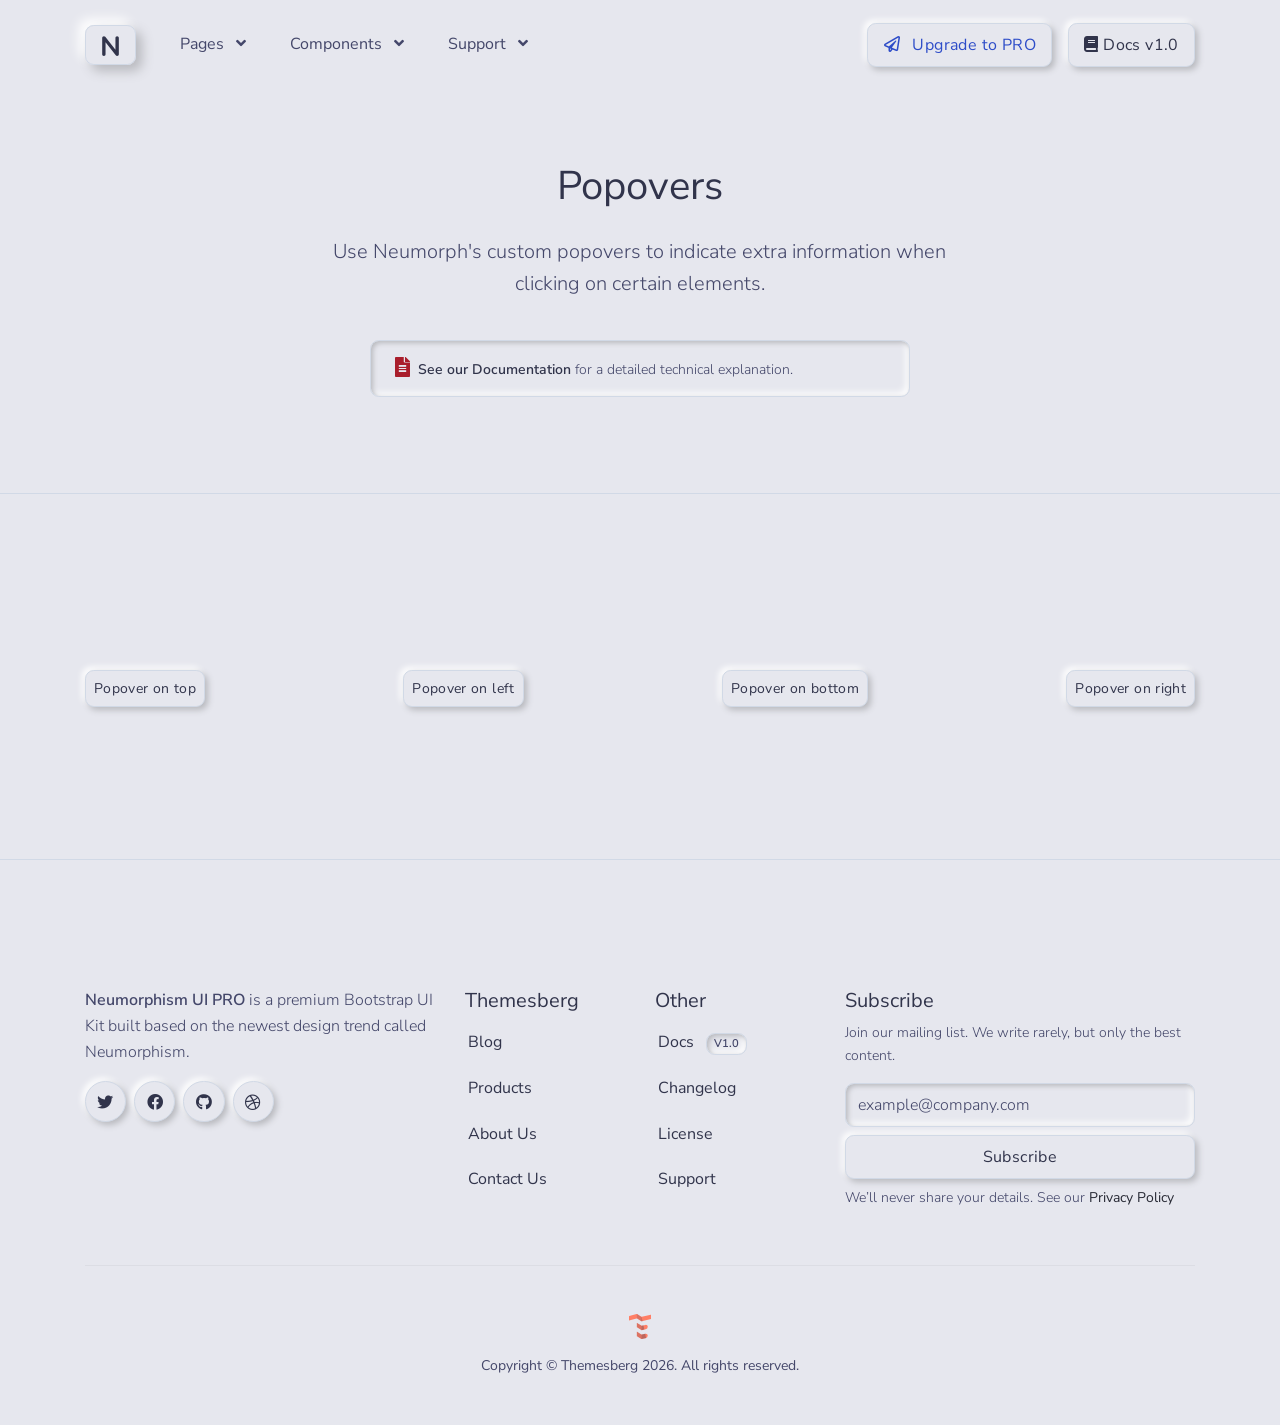
<file: html/components/popovers.html>
<!--

=========================================================
* Neumorphism UI - v1.0.0
=========================================================

* Product Page: https://themesberg.com/product/ui-kits/neumorphism-ui
* Copyright 2020 Themesberg MIT LICENSE (https://www.themesberg.com/licensing#mit)

* Coded by https://themesberg.com

=========================================================

* The above copyright notice and this permission notice shall be included in all copies or substantial portions of the Software.

--><!DOCTYPE html><html lang="en"><head><meta http-equiv="Content-Type" content="text/html; charset=utf-8"><!-- Primary Meta Tags --><title>Neumorphism Components - Popovers</title><meta name="viewport" content="width=device-width,initial-scale=1,shrink-to-fit=no"><meta name="title" content="Neumorphism Components - Popovers"><meta name="author" content="Themesberg"><link rel="canonical" href="https://themesberg.com/product/ui-kits/neumorphism-ui/"><!--  Social tags --><meta name="keywords" content="neumorphism, neumorphism ui, neomorphism, neomorphism ui, neomorphism css, neumorphism css, neumorph, neumorphic, design system, login, form, table, tables, card, cards, navbar, modal, icons, icons, map, chat, carousel, menu, datepicker, gallery, slider, date, social, dropdown, search, tab, nav, footer, date picker, forms, tabs, time, button, select, input, timeline, cart, about us, account, log in, blog, profile, portfolio, landing page, ecommerce, shop, landing, register, app, contact, one page, sign up, signup, store, bootstrap 4, bootstrap4, dashboard, bootstrap 4 dashboard, bootstrap 4 design, bootstrap 4 system, bootstrap 4, bootstrap 4 uit kit, bootstrap 4 kit, themesberg, html kit, html css template, web template, bootstrap, bootstrap 4, css3 template, frontend, responsive bootstrap template, bootstrap ui kit, responsive ui kit"><meta name="description" content="Start developing neumorphic web applications and pages using Neumorphism UI. It features over 100 individual components and 5 example pages."><!-- Schema.org markup for Google+ --><meta itemprop="name" content="Neumorphism UI by Themesberg"><meta itemprop="description" content="Start developing neumorphic web applications and pages using Neumorphism UI. It features over 100 individual components and 5 example pages."><meta itemprop="image" content="https://themesberg.s3.us-east-2.amazonaws.com/public/products/neumorphism-ui/neumorphism-thumbnail.jpg"><!-- Twitter Card data --><meta name="twitter:card" content="product"><meta name="twitter:site" content="@themesberg"><meta name="twitter:title" content="Neumorphism UI by Themesberg"><meta name="twitter:description" content="Start developing neumorphic web applications and pages using Neumorphism UI. It features over 100 individual components and 5 example pages."><meta name="twitter:creator" content="@themesberg"><meta name="twitter:image" content="https://themesberg.s3.us-east-2.amazonaws.com/public/products/neumorphism-ui/neumorphism-thumbnail.jpg"><!-- Open Graph data --><meta property="fb:app_id" content="214738555737136"><meta property="og:title" content="Neumorphism UI by Themesberg"><meta property="og:type" content="article"><meta property="og:url" content="https://demo.themesberg.com/neumorphism-ui/"><meta property="og:image" content="https://themesberg.s3.us-east-2.amazonaws.com/public/products/neumorphism-ui/neumorphism-thumbnail.jpg"><meta property="og:description" content="Start developing neumorphic web applications and pages using Neumorphism UI. It features over 100 individual components and 5 example pages."><meta property="og:site_name" content="Themesberg"><!-- Favicon --><link rel="apple-touch-icon" sizes="120x120" href="../../assets/img/favicon/apple-touch-icon.png"><link rel="icon" type="image/png" sizes="32x32" href="../../assets/img/favicon/favicon-32x32.png"><link rel="icon" type="image/png" sizes="16x16" href="../../assets/img/favicon/favicon-16x16.png"><link rel="manifest" href="../../assets/img/favicon/site.webmanifest"><link rel="mask-icon" href="../../assets/img/favicon/safari-pinned-tab.svg" color="#ffffff"><meta name="msapplication-TileColor" content="#ffffff"><meta name="theme-color" content="#ffffff"><!-- Fontawesome --><link type="text/css" href="../../vendor/@fortawesome/fontawesome-free/css/all.min.css" rel="stylesheet"><!-- Pixel CSS --><link type="text/css" href="../../css/neumorphism.css" rel="stylesheet"><!-- NOTICE: You can use the _analytics.html partial to include production code specific code & trackers --><!-- Global site tag (gtag.js) - Google Analytics --><script async src="https://www.googletagmanager.com/gtag/js?id=UA-141734189-1"></script><script>window.dataLayer = window.dataLayer || []; function gtag() { dataLayer.push(arguments); } gtag('js', new Date()); gtag('config', 'UA-141734189-1');</script></head><body><header class="header-global"><nav id="navbar-main" aria-label="Primary navigation" class="navbar navbar-main navbar-expand-lg navbar-theme-primary headroom navbar-light"><div class="container position-relative"><a class="navbar-brand shadow-soft py-2 px-3 rounded border border-light mr-lg-4" href="../../index.html"><img class="navbar-brand-dark" src="../../assets/img/brand/dark.svg" alt="Logo light"> <img class="navbar-brand-light" src="../../assets/img/brand/dark.svg" alt="Logo dark"></a><div class="navbar-collapse collapse" id="navbar_global"><div class="navbar-collapse-header"><div class="row"><div class="col-6 collapse-brand"><a href="../../index.html" class="navbar-brand shadow-soft py-2 px-3 rounded border border-light"><img src="../../assets/img/brand/dark.svg" alt="Themesberg logo"></a></div><div class="col-6 collapse-close"><a href="#navbar_global" class="fas fa-times" data-toggle="collapse" data-target="#navbar_global" aria-controls="navbar_global" aria-expanded="false" title="close" aria-label="Toggle navigation"></a></div></div></div><ul class="navbar-nav navbar-nav-hover align-items-lg-center"><li class="nav-item dropdown"><a href="#" class="nav-link" data-toggle="dropdown"><span class="nav-link-inner-text">Pages</span> <span class="fas fa-angle-down nav-link-arrow ml-2"></span></a><ul class="dropdown-menu"><li><a class="dropdown-item" href="../../html/pages/about.html">About</a></li><li><a class="dropdown-item" href="../../html/pages/pricing.html">Pricing</a></li><li><a class="dropdown-item" href="../../html/pages/contact.html">Contact</a></li><li><a class="dropdown-item" href="../../html/pages/sign-in.html">Sign in</a></li><li><a class="dropdown-item" href="../../html/pages/sign-up.html">Sign up</a></li></ul></li><li class="nav-item dropdown mega-dropdown"><a href="#" class="nav-link" data-toggle="dropdown"><span class="nav-link-inner-text">Components</span> <span class="fas fa-angle-down nav-link-arrow ml-2"></span></a><div class="dropdown-menu"><div class="row"><div class="col-lg-6 inside-bg d-none d-lg-block"><div class="justify-content-center bg-primary text-white"><div class="px-6 pb-5 pt-3"><img src="../../assets/img/megamenu-image.jpg" alt="Pixel Components"></div><div class="z-2 pb-4 text-center"><a href="../../html/components/all.html" class="btn btn-primary mb-2 mb-sm-0 mr-3 text-secondary"><span class="mr-1"><span class="fas fa-th-large"></span></span> All components </a><a href="https://themesberg.com/docs/neumorphism-ui/components/alerts" target="_blank" class="btn btn-primary mb-2 mb-sm-0"><span class="mr-1"><span class="fas fa-book"></span></span> Docs v1.0</a></div></div></div><div class="col pl-0"><ul class="list-style-none"><li><a class="dropdown-item" href="../../html/components/accordions.html">Accordions</a></li><li><a class="dropdown-item" href="../../html/components/alerts.html">Alerts</a></li><li><a class="dropdown-item" href="../../html/components/badges.html">Badges</a></li><li><a class="dropdown-item" href="../../html/components/bootstrap-carousels.html">Bootstrap Carousels</a></li><li><a class="dropdown-item" href="../../html/components/breadcrumbs.html">Breadcrumbs</a></li><li><a class="dropdown-item" href="../../html/components/buttons.html">Buttons</a></li><li><a class="dropdown-item d-flex align-items-center justify-content-between" href="https://themesberg.com/docs/neumorphism-ui/plugins/jquery-counters/" target="_blank">Counters <span class="badge badge-dark ml-3">Pro</span></a></li><li><a class="dropdown-item" href="../../html/components/cards.html">Cards</a></li><li><a class="dropdown-item d-flex align-items-center justify-content-between" href="https://themesberg.com/docs/neumorphism-ui/components/e-commerce/" target="_blank">E-commerce <span class="badge badge-dark ml-3">Pro</span></a></li></ul></div><div class="col pl-0"><ul class="list-style-none"><li><a class="dropdown-item" href="../../html/components/forms.html">Forms</a></li><li><a class="dropdown-item d-flex align-items-center justify-content-between" href="https://themesberg.com/docs/neumorphism-ui/components/icon-boxes/" target="_blank">Icon Boxes <span class="badge badge-dark ml-3">Pro</span></a></li><li><a class="dropdown-item" href="../../html/components/modals.html">Modals</a></li><li><a class="dropdown-item" href="../../html/components/navs.html">Navs</a></li><li><a class="dropdown-item d-flex align-items-center justify-content-between" href="https://themesberg.com/docs/neumorphism-ui/plugins/owl-carousel/" target="_blank">Owl Carousels <span class="badge badge-dark ml-3">Pro</span></a></li><li><a class="dropdown-item" href="../../html/components/pagination.html">Pagination</a></li><li><a class="dropdown-item" href="../../html/components/popovers.html">Popovers</a></li><li><a class="dropdown-item" href="../../html/components/progress-bars.html">Progress Bars</a></li></ul></div><div class="col pl-0"><ul class="list-style-none"><li><a class="dropdown-item d-flex align-items-center justify-content-between" href="https://themesberg.com/docs/neumorphism-ui/components/icon-boxes/#steps" target="_blank">Steps <span class="badge badge-dark ml-3">Pro</span></a></li><li><a class="dropdown-item" href="../../html/components/tables.html">Tables</a></li><li><a class="dropdown-item" href="../../html/components/tabs.html">Tabs</a></li><li><a class="dropdown-item" href="../../html/components/toasts.html">Toasts</a></li><li><a class="dropdown-item d-flex align-items-center justify-content-between" href="https://themesberg.com/docs/neumorphism-ui/components/timelines/" target="_blank">Timelines <span class="badge badge-dark ml-3">Pro</span></a></li><li><a class="dropdown-item" href="../../html/components/tooltips.html">Tooltips</a></li><li><a class="dropdown-item" href="../../html/components/typography.html">Typography</a></li><li><a class="dropdown-item d-flex align-items-center justify-content-between" href="https://demo.themesberg.com/neumorphism-ui-pro/html/components/widgets.html" target="_blank">Widgets <span class="badge badge-dark ml-3">Pro</span></a></li></ul></div></div></div></li><li class="nav-item dropdown"><a href="#" class="nav-link" data-toggle="dropdown"><span class="nav-link-inner-text">Support</span> <span class="fas fa-angle-down nav-link-arrow ml-2"></span></a><div class="dropdown-menu dropdown-menu-lg"><div class="col-auto px-0" data-dropdown-content><div class="list-group list-group-flush"><a href="https://themesberg.com/docs/neumorphism-ui/getting-started/quick-start/" target="_blank" class="list-group-item list-group-item-action d-flex align-items-center p-0 py-3 px-lg-4"><span class="icon icon-sm icon-secondary"><span class="fas fa-file-alt"></span></span><div class="ml-4"><span class="text-dark d-block">Documentation<span class="badge badge-sm badge-secondary ml-2">v1.0</span></span> <span class="small">Examples and guides</span></div></a><a href="https://github.com/themesberg/th-neumorphism-ui-pro/issues" target="_blank" class="list-group-item list-group-item-action d-flex align-items-center p-0 py-3 px-lg-4"><span class="icon icon-sm icon-secondary"><span class="fas fa-microphone-alt"></span></span><div class="ml-4"><span class="text-dark d-block">Support</span> <span class="small">Looking for answers? Ask us!</span></div></a></div></div></div></li></ul></div><div class="d-flex align-items-center"><a href="https://themesberg.com/product/ui-kits/neumorphism-ui-pro" target="_blank" class="btn btn-primary text-secondary mr-3"><i class="far fa-paper-plane mr-2"></i> Upgrade to PRO</a> <a href="https://themesberg.com/docs/neumorphism-ui/getting-started/quick-start/" target="_blank" class="btn btn-primary d-none d-md-inline-block"><i class="fas fa-book"></i> Docs v1.0</a> <button class="navbar-toggler ml-2" type="button" data-toggle="collapse" data-target="#navbar_global" aria-controls="navbar_global" aria-expanded="false" aria-label="Toggle navigation"><span class="navbar-toggler-icon"></span></button></div></div></nav></header><main><!-- Hero --><div class="section-header pb-6 bg-primary overflow-hidden text-center border-bottom border-light"><div class="container z-2"><div class="row mb-4 justify-content-center"><div class="col-12 col-md-8 col-lg-7"><h1 class="display-3 mb-4">Popovers</h1><p class="lead">Use Neumorph's custom popovers to indicate extra information when clicking on certain elements.</p></div></div><div class="row justify-content-center"><div class="col-12 col-md-10 col-lg-6"><div class="alert shadow-inset"><div class="d-flex"><div class="alert-inner--text"><span class="icon text-danger icon-xs mr-2 mr-md-1"><span class="fas fa-file-alt"></span></span> <a target="_blank" href="https://themesberg.com/docs/neumorphism-ui/components/popovers/">See our Documentation</a> for a detailed technical explanation.</div></div></div></div></div></div></div><!-- End of Hero --><!-- Section --><div class="section bg-primary text-dark section-lg"><div class="container"><div class="row mt-5"><div class="col-lg-12 d-block d-md-flex justify-content-between"><button type="button" class="btn btn-primary btn-sm mb-4 mr-4 mr-md-0" data-container="body" data-toggle="popover" data-placement="top" title="Popover on top" data-content="Vivamus sagittis lacus vel augue laoreet rutrum faucibus.">Popover on top</button> <button type="button" class="btn btn-primary btn-sm mb-4 mr-4 mr-md-0" data-container="body" data-toggle="popover" data-placement="left" title="Popover on left" data-content="Vivamus sagittis lacus vel augue laoreet rutrum faucibus.">Popover on left</button> <button type="button" class="btn btn-primary btn-sm mb-4 mr-4 mr-md-0" data-container="body" data-toggle="popover" data-placement="bottom" title="Popover on bottom" data-content="Vivamus
                        sagittis lacus vel augue laoreet rutrum faucibus.">Popover on bottom</button> <button type="button" class="btn btn-primary btn-sm mb-4" data-container="body" data-toggle="popover" data-placement="right" title="Popover on right" data-content="Vivamus sagittis lacus vel augue laoreet rutrum faucibus.">Popover on right</button></div></div></div></div><!-- End of Section --></main><footer class="d-flex pb-5 pt-6 pt-md-7 border-top border-light bg-primary"><div class="container"><div class="row"><div class="col-lg-4"><p><strong>Neumorphism UI PRO</strong> is a premium Bootstrap UI Kit built based on the newest design trend called Neumorphism.</p><ul class="d-flex list-unstyled mb-5 mb-lg-0"><li class="mr-2"><a href="https://twitter.com/themesberg" target="_blank" class="btn btn-icon-only btn-pill btn-primary" aria-label="twitter social link" data-toggle="tooltip" data-placement="top" title="Follow @themesberg on Twitter"><span aria-hidden="true" class="fab fa-twitter"></span></a></li><li class="mr-2"><a href="https://www.facebook.com/themesberg/" target="_blank" class="btn btn-icon-only btn-pill btn-primary" aria-label="facebook social link" data-toggle="tooltip" data-placement="top" title="Like @themesberg on Facebook"><span aria-hidden="true" class="fab fa-facebook"></span></a></li><li class="mr-2"><a href="https://github.com/themesberg" target="_blank" class="btn btn-icon-only btn-pill btn-primary" aria-label="github social link" data-toggle="tooltip" data-placement="top" title="Open source projects"><span aria-hidden="true" class="fab fa-github"></span></a></li><li><a href="https://dribbble.com/themesberg" target="_blank" class="btn btn-icon-only btn-pill btn-primary" aria-label="dribbble social link" data-toggle="tooltip" data-placement="top" title="Follow us on Dribbble"><span aria-hidden="true" class="fab fa-dribbble"></span></a></li></ul></div><div class="col-6 col-lg-2 mb-5 mb-lg-0"><h5>Themesberg</h5><ul class="footer-links list-unstyled mt-2"><li class="mb-1"><a class="p-2" target="_blank" href="https://themesberg.com/blog">Blog</a></li><li class="mb-1"><a class="p-2" target="_blank" href="https://themesberg.com/products">Products</a></li><li class="mb-1"><a class="p-2" target="_blank" href="https://themesberg.com/about">About Us</a></li><li><a class="p-2" target="_blank" href="https://themesberg.com/contact">Contact Us</a></li></ul></div><div class="col-6 col-lg-2 mb-5 mb-lg-0"><h5>Other</h5><ul class="footer-links list-unstyled mt-2"><li class="mb-1"><a class="p-2" href="https://themesberg.com/docs/pixel-bootstrap/getting-started/overview/" target="_blank">Docs <span class="badge badge-gray text-uppercase ml-2">v1.0</span></a></li><li class="mb-1"><a class="p-2" href="https://themesberg.com/docs/pixel-bootstrap/getting-started/changelog" target="_blank">Changelog</a></li><li class="mb-1"><a class="p-2" target="_blank" href="https://themesberg.com/licensing">License</a></li><li><a class="p-2" target="_blank" href="https://github.com/themesberg/pixel-bootstrap-ui-kit/issues">Support</a></li></ul></div><div class="col-12 col-lg-4 mb-5 mb-lg-0"><h5>Subscribe</h5><p class="text-gray font-small mt-2">Join our mailing list. We write rarely, but only the best content.</p><form action="#"><div class="form-row mb-2"><div class="col-12"><label class="h6 font-weight-normal d-none" for="exampleInputEmail3">Email address</label> <input type="email" class="form-control mb-2" placeholder="example@company.com" name="email" aria-label="Subscribe form" id="exampleInputEmail3" required></div><div class="col-12"><button type="submit" class="btn btn-primary btn-block" data-loading-text="Sending"><span>Subscribe</span></button></div></div></form><p class="text-gray font-small m-0">We’ll never share your details. See our <a class="text-black" href="#">Privacy Policy</a></p></div></div><hr class="my-5"><div class="row"><div class="col"><a href="https://themesberg.com" target="_blank" class="d-flex justify-content-center"><img src="../../assets/img/themesberg.svg" height="25" class="mb-3" alt="Themesberg Logo"></a><div class="d-flex text-center justify-content-center align-items-center" role="contentinfo"><p class="font-weight-normal font-small mb-0">Copyright © Themesberg <span class="current-year">2020</span>. All rights reserved.</p></div></div></div></div></footer><!-- Core --><script src="../../vendor/jquery/dist/jquery.min.js"></script><script src="../../vendor/popper.js/dist/umd/popper.min.js"></script><script src="../../vendor/bootstrap/dist/js/bootstrap.min.js"></script><script src="../../vendor/headroom.js/dist/headroom.min.js"></script><!-- Vendor JS --><script src="../../vendor/onscreen/dist/on-screen.umd.min.js"></script><script src="../../vendor/nouislider/distribute/nouislider.min.js"></script><script src="../../vendor/bootstrap-datepicker/dist/js/bootstrap-datepicker.min.js"></script><script src="../../vendor/waypoints/lib/jquery.waypoints.min.js"></script><script src="../../vendor/jarallax/dist/jarallax.min.js"></script><script src="../../vendor/jquery.counterup/jquery.counterup.min.js"></script><script src="../../vendor/jquery-countdown/dist/jquery.countdown.min.js"></script><script src="../../vendor/smooth-scroll/dist/smooth-scroll.polyfills.min.js"></script><script src="../../vendor/prismjs/prism.js"></script><script async defer="defer" src="https://buttons.github.io/buttons.js"></script><!-- Neumorphism JS --><script src="../../assets/js/neumorphism.js"></script></body></html>
</file>
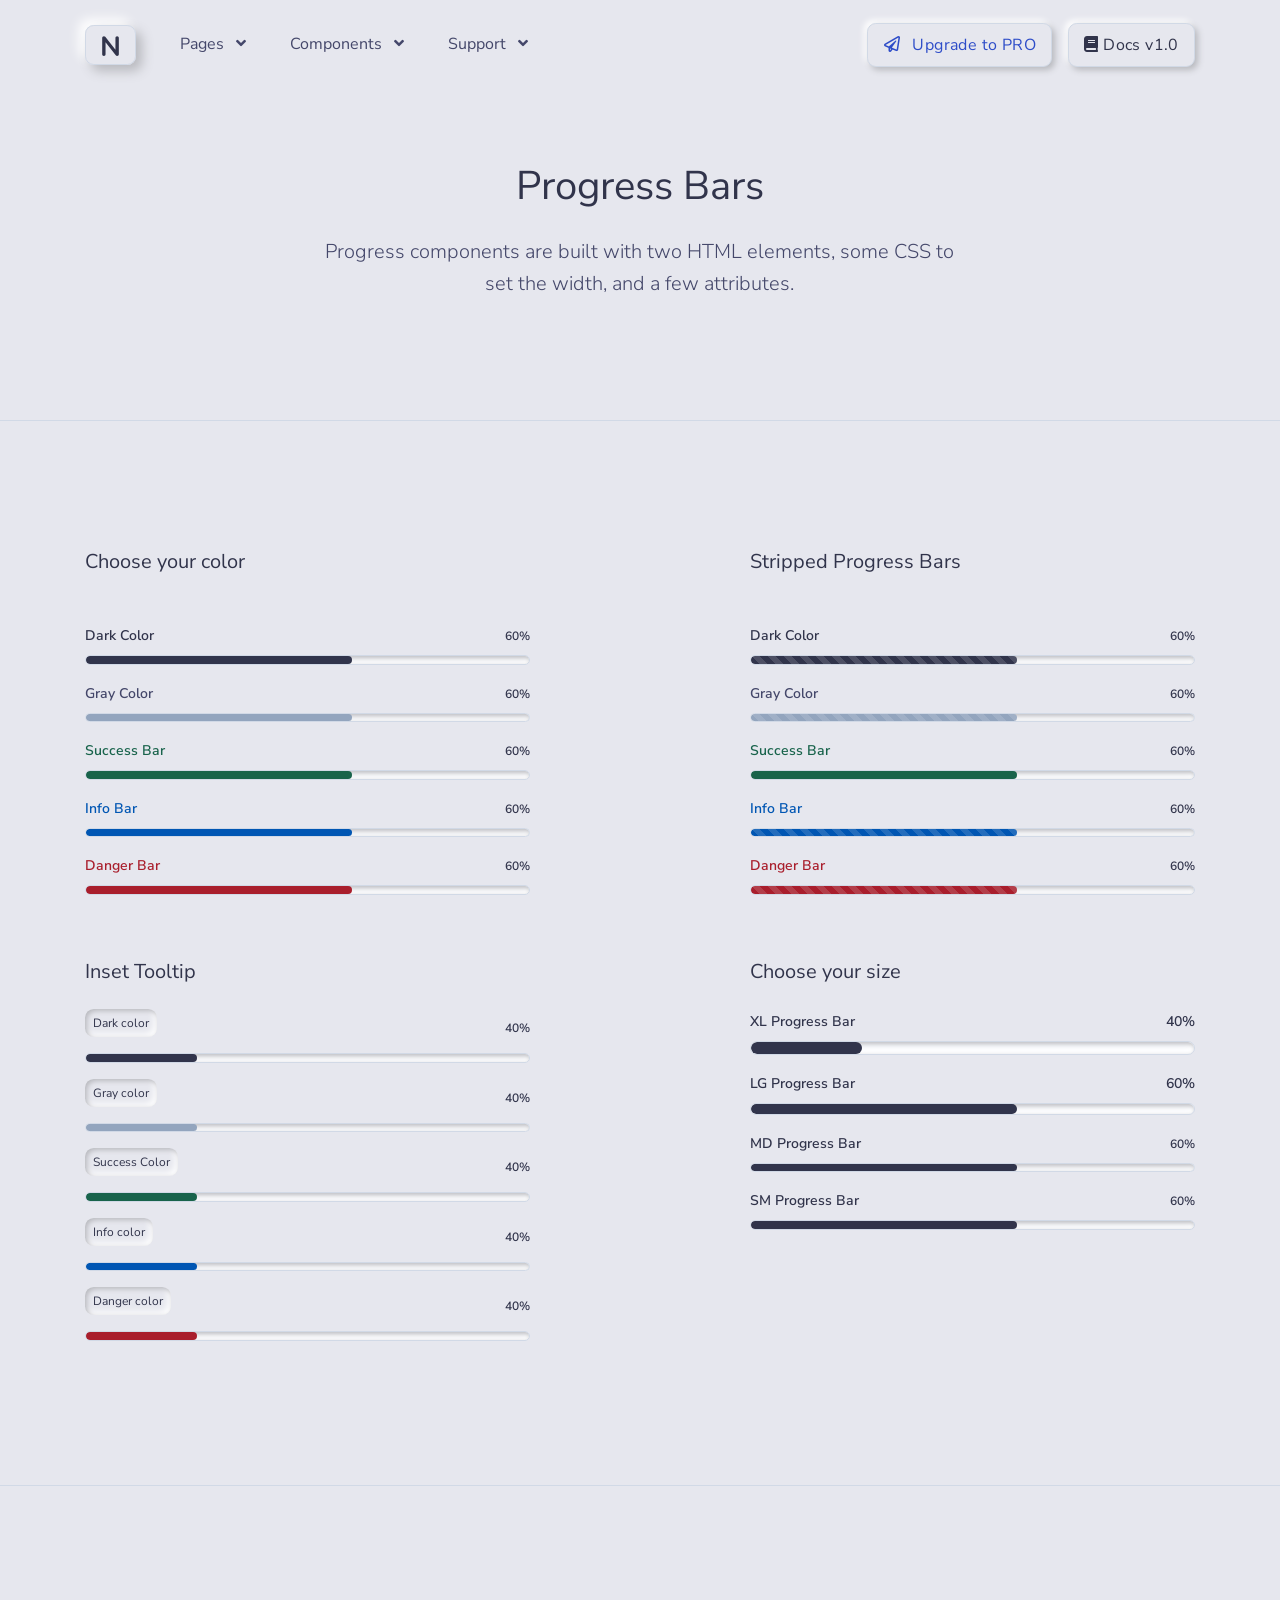
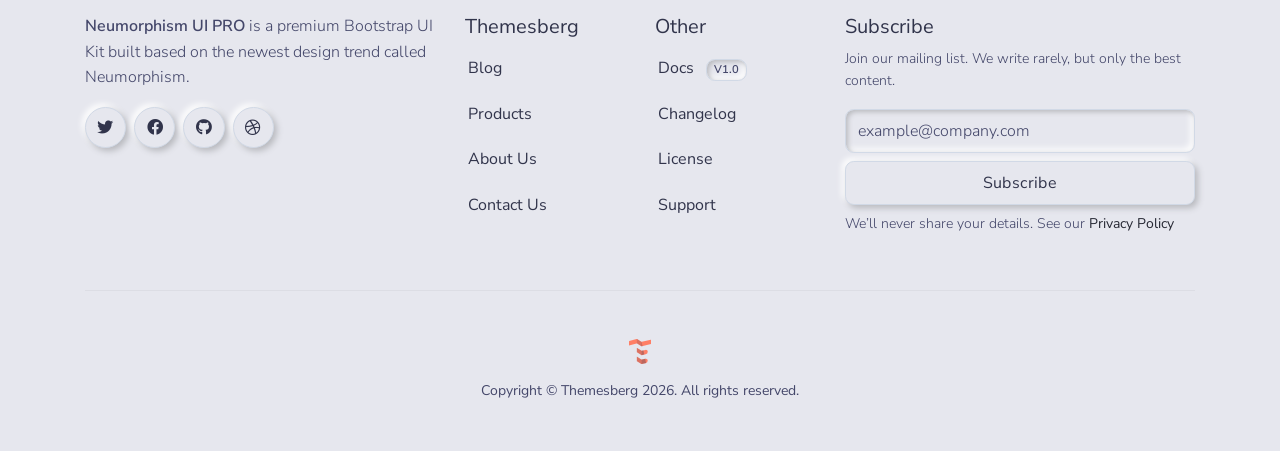
<file: html/components/progress-bars.html>
<!--

=========================================================
* Neumorphism UI - v1.0.0
=========================================================

* Product Page: https://themesberg.com/product/ui-kits/neumorphism-ui
* Copyright 2020 Themesberg MIT LICENSE (https://www.themesberg.com/licensing#mit)

* Coded by https://themesberg.com

=========================================================

* The above copyright notice and this permission notice shall be included in all copies or substantial portions of the Software.

--><!DOCTYPE html><html lang="en"><head><meta http-equiv="Content-Type" content="text/html; charset=utf-8"><!-- Primary Meta Tags --><title>Neumorphism Components - Progress Bars</title><meta name="viewport" content="width=device-width,initial-scale=1,shrink-to-fit=no"><meta name="title" content="Neumorphism Components - Progress Bars"><meta name="author" content="Themesberg"><link rel="canonical" href="https://themesberg.com/product/ui-kits/neumorphism-ui/"><!--  Social tags --><meta name="keywords" content="neumorphism, neumorphism ui, neomorphism, neomorphism ui, neomorphism css, neumorphism css, neumorph, neumorphic, design system, login, form, table, tables, card, cards, navbar, modal, icons, icons, map, chat, carousel, menu, datepicker, gallery, slider, date, social, dropdown, search, tab, nav, footer, date picker, forms, tabs, time, button, select, input, timeline, cart, about us, account, log in, blog, profile, portfolio, landing page, ecommerce, shop, landing, register, app, contact, one page, sign up, signup, store, bootstrap 4, bootstrap4, dashboard, bootstrap 4 dashboard, bootstrap 4 design, bootstrap 4 system, bootstrap 4, bootstrap 4 uit kit, bootstrap 4 kit, themesberg, html kit, html css template, web template, bootstrap, bootstrap 4, css3 template, frontend, responsive bootstrap template, bootstrap ui kit, responsive ui kit"><meta name="description" content="Start developing neumorphic web applications and pages using Neumorphism UI. It features over 100 individual components and 5 example pages."><!-- Schema.org markup for Google+ --><meta itemprop="name" content="Neumorphism UI by Themesberg"><meta itemprop="description" content="Start developing neumorphic web applications and pages using Neumorphism UI. It features over 100 individual components and 5 example pages."><meta itemprop="image" content="https://themesberg.s3.us-east-2.amazonaws.com/public/products/neumorphism-ui/neumorphism-thumbnail.jpg"><!-- Twitter Card data --><meta name="twitter:card" content="product"><meta name="twitter:site" content="@themesberg"><meta name="twitter:title" content="Neumorphism UI by Themesberg"><meta name="twitter:description" content="Start developing neumorphic web applications and pages using Neumorphism UI. It features over 100 individual components and 5 example pages."><meta name="twitter:creator" content="@themesberg"><meta name="twitter:image" content="https://themesberg.s3.us-east-2.amazonaws.com/public/products/neumorphism-ui/neumorphism-thumbnail.jpg"><!-- Open Graph data --><meta property="fb:app_id" content="214738555737136"><meta property="og:title" content="Neumorphism UI by Themesberg"><meta property="og:type" content="article"><meta property="og:url" content="https://demo.themesberg.com/neumorphism-ui/"><meta property="og:image" content="https://themesberg.s3.us-east-2.amazonaws.com/public/products/neumorphism-ui/neumorphism-thumbnail.jpg"><meta property="og:description" content="Start developing neumorphic web applications and pages using Neumorphism UI. It features over 100 individual components and 5 example pages."><meta property="og:site_name" content="Themesberg"><!-- Favicon --><link rel="apple-touch-icon" sizes="120x120" href="../../assets/img/favicon/apple-touch-icon.png"><link rel="icon" type="image/png" sizes="32x32" href="../../assets/img/favicon/favicon-32x32.png"><link rel="icon" type="image/png" sizes="16x16" href="../../assets/img/favicon/favicon-16x16.png"><link rel="manifest" href="../../assets/img/favicon/site.webmanifest"><link rel="mask-icon" href="../../assets/img/favicon/safari-pinned-tab.svg" color="#ffffff"><meta name="msapplication-TileColor" content="#ffffff"><meta name="theme-color" content="#ffffff"><!-- Fontawesome --><link type="text/css" href="../../vendor/@fortawesome/fontawesome-free/css/all.min.css" rel="stylesheet"><!-- Pixel CSS --><link type="text/css" href="../../css/neumorphism.css" rel="stylesheet"><!-- NOTICE: You can use the _analytics.html partial to include production code specific code & trackers --><!-- Global site tag (gtag.js) - Google Analytics --><script async src="https://www.googletagmanager.com/gtag/js?id=UA-141734189-1"></script><script>window.dataLayer = window.dataLayer || []; function gtag() { dataLayer.push(arguments); } gtag('js', new Date()); gtag('config', 'UA-141734189-1');</script></head><body><header class="header-global"><nav id="navbar-main" aria-label="Primary navigation" class="navbar navbar-main navbar-expand-lg navbar-theme-primary headroom navbar-light"><div class="container position-relative"><a class="navbar-brand shadow-soft py-2 px-3 rounded border border-light mr-lg-4" href="../../index.html"><img class="navbar-brand-dark" src="../../assets/img/brand/dark.svg" alt="Logo light"> <img class="navbar-brand-light" src="../../assets/img/brand/dark.svg" alt="Logo dark"></a><div class="navbar-collapse collapse" id="navbar_global"><div class="navbar-collapse-header"><div class="row"><div class="col-6 collapse-brand"><a href="../../index.html" class="navbar-brand shadow-soft py-2 px-3 rounded border border-light"><img src="../../assets/img/brand/dark.svg" alt="Themesberg logo"></a></div><div class="col-6 collapse-close"><a href="#navbar_global" class="fas fa-times" data-toggle="collapse" data-target="#navbar_global" aria-controls="navbar_global" aria-expanded="false" title="close" aria-label="Toggle navigation"></a></div></div></div><ul class="navbar-nav navbar-nav-hover align-items-lg-center"><li class="nav-item dropdown"><a href="#" class="nav-link" data-toggle="dropdown"><span class="nav-link-inner-text">Pages</span> <span class="fas fa-angle-down nav-link-arrow ml-2"></span></a><ul class="dropdown-menu"><li><a class="dropdown-item" href="../../html/pages/about.html">About</a></li><li><a class="dropdown-item" href="../../html/pages/pricing.html">Pricing</a></li><li><a class="dropdown-item" href="../../html/pages/contact.html">Contact</a></li><li><a class="dropdown-item" href="../../html/pages/sign-in.html">Sign in</a></li><li><a class="dropdown-item" href="../../html/pages/sign-up.html">Sign up</a></li></ul></li><li class="nav-item dropdown mega-dropdown"><a href="#" class="nav-link" data-toggle="dropdown"><span class="nav-link-inner-text">Components</span> <span class="fas fa-angle-down nav-link-arrow ml-2"></span></a><div class="dropdown-menu"><div class="row"><div class="col-lg-6 inside-bg d-none d-lg-block"><div class="justify-content-center bg-primary text-white"><div class="px-6 pb-5 pt-3"><img src="../../assets/img/megamenu-image.jpg" alt="Pixel Components"></div><div class="z-2 pb-4 text-center"><a href="../../html/components/all.html" class="btn btn-primary mb-2 mb-sm-0 mr-3 text-secondary"><span class="mr-1"><span class="fas fa-th-large"></span></span> All components </a><a href="https://themesberg.com/docs/neumorphism-ui/components/alerts" target="_blank" class="btn btn-primary mb-2 mb-sm-0"><span class="mr-1"><span class="fas fa-book"></span></span> Docs v1.0</a></div></div></div><div class="col pl-0"><ul class="list-style-none"><li><a class="dropdown-item" href="../../html/components/accordions.html">Accordions</a></li><li><a class="dropdown-item" href="../../html/components/alerts.html">Alerts</a></li><li><a class="dropdown-item" href="../../html/components/badges.html">Badges</a></li><li><a class="dropdown-item" href="../../html/components/bootstrap-carousels.html">Bootstrap Carousels</a></li><li><a class="dropdown-item" href="../../html/components/breadcrumbs.html">Breadcrumbs</a></li><li><a class="dropdown-item" href="../../html/components/buttons.html">Buttons</a></li><li><a class="dropdown-item d-flex align-items-center justify-content-between" href="https://themesberg.com/docs/neumorphism-ui/plugins/jquery-counters/" target="_blank">Counters <span class="badge badge-dark ml-3">Pro</span></a></li><li><a class="dropdown-item" href="../../html/components/cards.html">Cards</a></li><li><a class="dropdown-item d-flex align-items-center justify-content-between" href="https://themesberg.com/docs/neumorphism-ui/components/e-commerce/" target="_blank">E-commerce <span class="badge badge-dark ml-3">Pro</span></a></li></ul></div><div class="col pl-0"><ul class="list-style-none"><li><a class="dropdown-item" href="../../html/components/forms.html">Forms</a></li><li><a class="dropdown-item d-flex align-items-center justify-content-between" href="https://themesberg.com/docs/neumorphism-ui/components/icon-boxes/" target="_blank">Icon Boxes <span class="badge badge-dark ml-3">Pro</span></a></li><li><a class="dropdown-item" href="../../html/components/modals.html">Modals</a></li><li><a class="dropdown-item" href="../../html/components/navs.html">Navs</a></li><li><a class="dropdown-item d-flex align-items-center justify-content-between" href="https://themesberg.com/docs/neumorphism-ui/plugins/owl-carousel/" target="_blank">Owl Carousels <span class="badge badge-dark ml-3">Pro</span></a></li><li><a class="dropdown-item" href="../../html/components/pagination.html">Pagination</a></li><li><a class="dropdown-item" href="../../html/components/popovers.html">Popovers</a></li><li><a class="dropdown-item" href="../../html/components/progress-bars.html">Progress Bars</a></li></ul></div><div class="col pl-0"><ul class="list-style-none"><li><a class="dropdown-item d-flex align-items-center justify-content-between" href="https://themesberg.com/docs/neumorphism-ui/components/icon-boxes/#steps" target="_blank">Steps <span class="badge badge-dark ml-3">Pro</span></a></li><li><a class="dropdown-item" href="../../html/components/tables.html">Tables</a></li><li><a class="dropdown-item" href="../../html/components/tabs.html">Tabs</a></li><li><a class="dropdown-item" href="../../html/components/toasts.html">Toasts</a></li><li><a class="dropdown-item d-flex align-items-center justify-content-between" href="https://themesberg.com/docs/neumorphism-ui/components/timelines/" target="_blank">Timelines <span class="badge badge-dark ml-3">Pro</span></a></li><li><a class="dropdown-item" href="../../html/components/tooltips.html">Tooltips</a></li><li><a class="dropdown-item" href="../../html/components/typography.html">Typography</a></li><li><a class="dropdown-item d-flex align-items-center justify-content-between" href="https://demo.themesberg.com/neumorphism-ui-pro/html/components/widgets.html" target="_blank">Widgets <span class="badge badge-dark ml-3">Pro</span></a></li></ul></div></div></div></li><li class="nav-item dropdown"><a href="#" class="nav-link" data-toggle="dropdown"><span class="nav-link-inner-text">Support</span> <span class="fas fa-angle-down nav-link-arrow ml-2"></span></a><div class="dropdown-menu dropdown-menu-lg"><div class="col-auto px-0" data-dropdown-content><div class="list-group list-group-flush"><a href="https://themesberg.com/docs/neumorphism-ui/getting-started/quick-start/" target="_blank" class="list-group-item list-group-item-action d-flex align-items-center p-0 py-3 px-lg-4"><span class="icon icon-sm icon-secondary"><span class="fas fa-file-alt"></span></span><div class="ml-4"><span class="text-dark d-block">Documentation<span class="badge badge-sm badge-secondary ml-2">v1.0</span></span> <span class="small">Examples and guides</span></div></a><a href="https://github.com/themesberg/th-neumorphism-ui-pro/issues" target="_blank" class="list-group-item list-group-item-action d-flex align-items-center p-0 py-3 px-lg-4"><span class="icon icon-sm icon-secondary"><span class="fas fa-microphone-alt"></span></span><div class="ml-4"><span class="text-dark d-block">Support</span> <span class="small">Looking for answers? Ask us!</span></div></a></div></div></div></li></ul></div><div class="d-flex align-items-center"><a href="https://themesberg.com/product/ui-kits/neumorphism-ui-pro" target="_blank" class="btn btn-primary text-secondary mr-3"><i class="far fa-paper-plane mr-2"></i> Upgrade to PRO</a> <a href="https://themesberg.com/docs/neumorphism-ui/getting-started/quick-start/" target="_blank" class="btn btn-primary d-none d-md-inline-block"><i class="fas fa-book"></i> Docs v1.0</a> <button class="navbar-toggler ml-2" type="button" data-toggle="collapse" data-target="#navbar_global" aria-controls="navbar_global" aria-expanded="false" aria-label="Toggle navigation"><span class="navbar-toggler-icon"></span></button></div></div></nav></header><main><!-- Hero --><div class="section-header pb-6 bg-primary overflow-hidden text-center border-bottom border-light"><div class="container z-2"><div class="row mb-4 justify-content-center"><div class="col-12 col-md-8 col-lg-7"><h1 class="display-3 mb-4">Progress Bars</h1><p class="lead">Progress components are built with two HTML elements, some CSS to set the width, and a few attributes.</p></div></div></div></div><!-- End of Hero --><!-- Section --><div class="section bg-primary text-dark section-lg"><div class="container"><div class="row justify-content-between"><div class="col-12 col-lg-5 mb-5 mb-lg-0"><h2 class="mb-5 h5">Choose your color</h2><div class="progress-wrapper"><div class="progress-info"><div class="progress-label"><span class="text-dark">Dark Color</span></div><div class="progress-percentage"><span>60%</span></div></div><div class="progress"><div class="progress-bar bg-dark" role="progressbar" aria-valuenow="60" aria-valuemin="0" aria-valuemax="100"></div></div></div><div class="progress-wrapper"><div class="progress-info"><div class="progress-label"><span class="text-gray">Gray Color</span></div><div class="progress-percentage"><span>60%</span></div></div><div class="progress"><div class="progress-bar bg-gray" role="progressbar" aria-valuenow="60" aria-valuemin="0" aria-valuemax="100"></div></div></div><div class="progress-wrapper"><div class="progress-info"><div class="progress-label"><span class="text-success">Success Bar</span></div><div class="progress-percentage"><span>60%</span></div></div><div class="progress"><div class="progress-bar bg-success" role="progressbar" aria-valuenow="60" aria-valuemin="0" aria-valuemax="100"></div></div></div><div class="progress-wrapper"><div class="progress-info"><div class="progress-label"><span class="text-info">Info Bar</span></div><div class="progress-percentage"><span>60%</span></div></div><div class="progress"><div class="progress-bar bg-info" role="progressbar" aria-valuenow="60" aria-valuemin="0" aria-valuemax="100"></div></div></div><div class="progress-wrapper"><div class="progress-info"><div class="progress-label"><span class="text-danger">Danger Bar</span></div><div class="progress-percentage"><span>60%</span></div></div><div class="progress"><div class="progress-bar bg-danger" role="progressbar" aria-valuenow="60" aria-valuemin="0" aria-valuemax="100"></div></div></div></div><div class="col-12 col-lg-5"><div class="mb-5"><span class="h5">Stripped Progress Bars</span></div><div class="progress-wrapper"><div class="progress-info"><div class="progress-label"><span class="text-dark">Dark Color</span></div><div class="progress-percentage"><span>60%</span></div></div><div class="progress"><div class="progress-bar progress-bar-striped bg-dark" role="progressbar" aria-valuenow="60" aria-valuemin="0" aria-valuemax="100"></div></div></div><div class="progress-wrapper"><div class="progress-info"><div class="progress-label"><span class="text-gray">Gray Color</span></div><div class="progress-percentage"><span>60%</span></div></div><div class="progress"><div class="progress-bar progress-bar-striped bg-gray" role="progressbar" aria-valuenow="60" aria-valuemin="0" aria-valuemax="100"></div></div></div><div class="progress-wrapper"><div class="progress-info"><div class="progress-label"><span class="text-success">Success Bar</span></div><div class="progress-percentage"><span>60%</span></div></div><div class="progress"><div class="progress-bar bg-success" role="progressbar" aria-valuenow="60" aria-valuemin="0" aria-valuemax="100"></div></div></div><div class="progress-wrapper"><div class="progress-info"><div class="progress-label"><span class="text-info">Info Bar</span></div><div class="progress-percentage"><span>60%</span></div></div><div class="progress"><div class="progress-bar progress-bar-striped bg-info" role="progressbar" aria-valuenow="60" aria-valuemin="0" aria-valuemax="100"></div></div></div><div class="progress-wrapper"><div class="progress-info"><div class="progress-label"><span class="text-danger">Danger Bar</span></div><div class="progress-percentage"><span>60%</span></div></div><div class="progress"><div class="progress-bar progress-bar-striped bg-danger" role="progressbar" aria-valuenow="60" aria-valuemin="0" aria-valuemax="100"></div></div></div></div></div><div class="row justify-content-between"><div class="col-12 col-lg-5"><div class="mt-5 mb-4"><span class="h5">Inset Tooltip</span></div><div class="progress-wrapper"><div class="progress-info"><h3 class="h4 progress-tooltip rounded p-2">Dark color</h3><div class="progress-percentage"><span>40%</span></div></div><div class="progress"><div class="progress-bar bg-dark" role="progressbar" aria-valuenow="25" aria-valuemin="0" aria-valuemax="100"></div></div></div><div class="progress-wrapper"><div class="progress-info"><h3 class="h4 progress-tooltip rounded p-2">Gray color</h3><div class="progress-percentage"><span>40%</span></div></div><div class="progress"><div class="progress-bar bg-gray" role="progressbar" aria-valuenow="25" aria-valuemin="0" aria-valuemax="100"></div></div></div><div class="progress-wrapper"><div class="progress-info"><h3 class="h4 progress-tooltip rounded p-2">Success Color</h3><div class="progress-percentage"><span>40%</span></div></div><div class="progress"><div class="progress-bar bg-success" role="progressbar" aria-valuenow="25" aria-valuemin="0" aria-valuemax="100"></div></div></div><div class="progress-wrapper"><div class="progress-info"><h3 class="h4 progress-tooltip rounded p-2">Info color</h3><div class="progress-percentage"><span>40%</span></div></div><div class="progress"><div class="progress-bar bg-info" role="progressbar" aria-valuenow="25" aria-valuemin="0" aria-valuemax="100"></div></div></div><div class="progress-wrapper"><div class="progress-info"><h3 class="h4 progress-tooltip rounded p-2">Danger color</h3><div class="progress-percentage"><span>40%</span></div></div><div class="progress"><div class="progress-bar bg-danger" role="progressbar" aria-valuenow="25" aria-valuemin="0" aria-valuemax="100"></div></div></div></div><div class="col-lg-5"><div class="mt-5 mb-4"><span class="h5">Choose your size</span></div><div class="progress-wrapper"><div class="progress-info info-xl"><div class="progress-label"><span class="text-dark">XL Progress Bar</span></div><div class="progress-percentage"><span>40%</span></div></div><div class="progress progress-xl"><div class="progress-bar bg-dark" role="progressbar" aria-valuenow="25" aria-valuemin="0" aria-valuemax="100"></div></div></div><div class="progress-wrapper"><div class="progress-info info-xl"><div class="progress-label"><span class="text-dark">LG Progress Bar</span></div><div class="progress-percentage"><span>60%</span></div></div><div class="progress progress-lg"><div class="progress-bar bg-dark" role="progressbar" aria-valuenow="60" aria-valuemin="0" aria-valuemax="100"></div></div></div><div class="progress-wrapper"><div class="progress-info"><div class="progress-label"><span class="text-dark">MD Progress Bar</span></div><div class="progress-percentage"><span>60%</span></div></div><div class="progress"><div class="progress-bar bg-dark" role="progressbar" aria-valuenow="60" aria-valuemin="0" aria-valuemax="100"></div></div></div><div class="progress-wrapper"><div class="progress-info"><div class="progress-label"><span class="text-dark">SM Progress Bar</span></div><div class="progress-percentage"><span>60%</span></div></div><div class="progress progress-sm"><div class="progress-bar bg-dark" role="progressbar" aria-valuenow="60" aria-valuemin="0" aria-valuemax="100"></div></div></div></div></div></div></div><!-- End of Section --></main><footer class="d-flex pb-5 pt-6 pt-md-7 border-top border-light bg-primary"><div class="container"><div class="row"><div class="col-lg-4"><p><strong>Neumorphism UI PRO</strong> is a premium Bootstrap UI Kit built based on the newest design trend called Neumorphism.</p><ul class="d-flex list-unstyled mb-5 mb-lg-0"><li class="mr-2"><a href="https://twitter.com/themesberg" target="_blank" class="btn btn-icon-only btn-pill btn-primary" aria-label="twitter social link" data-toggle="tooltip" data-placement="top" title="Follow @themesberg on Twitter"><span aria-hidden="true" class="fab fa-twitter"></span></a></li><li class="mr-2"><a href="https://www.facebook.com/themesberg/" target="_blank" class="btn btn-icon-only btn-pill btn-primary" aria-label="facebook social link" data-toggle="tooltip" data-placement="top" title="Like @themesberg on Facebook"><span aria-hidden="true" class="fab fa-facebook"></span></a></li><li class="mr-2"><a href="https://github.com/themesberg" target="_blank" class="btn btn-icon-only btn-pill btn-primary" aria-label="github social link" data-toggle="tooltip" data-placement="top" title="Open source projects"><span aria-hidden="true" class="fab fa-github"></span></a></li><li><a href="https://dribbble.com/themesberg" target="_blank" class="btn btn-icon-only btn-pill btn-primary" aria-label="dribbble social link" data-toggle="tooltip" data-placement="top" title="Follow us on Dribbble"><span aria-hidden="true" class="fab fa-dribbble"></span></a></li></ul></div><div class="col-6 col-lg-2 mb-5 mb-lg-0"><h5>Themesberg</h5><ul class="footer-links list-unstyled mt-2"><li class="mb-1"><a class="p-2" target="_blank" href="https://themesberg.com/blog">Blog</a></li><li class="mb-1"><a class="p-2" target="_blank" href="https://themesberg.com/products">Products</a></li><li class="mb-1"><a class="p-2" target="_blank" href="https://themesberg.com/about">About Us</a></li><li><a class="p-2" target="_blank" href="https://themesberg.com/contact">Contact Us</a></li></ul></div><div class="col-6 col-lg-2 mb-5 mb-lg-0"><h5>Other</h5><ul class="footer-links list-unstyled mt-2"><li class="mb-1"><a class="p-2" href="https://themesberg.com/docs/pixel-bootstrap/getting-started/overview/" target="_blank">Docs <span class="badge badge-gray text-uppercase ml-2">v1.0</span></a></li><li class="mb-1"><a class="p-2" href="https://themesberg.com/docs/pixel-bootstrap/getting-started/changelog" target="_blank">Changelog</a></li><li class="mb-1"><a class="p-2" target="_blank" href="https://themesberg.com/licensing">License</a></li><li><a class="p-2" target="_blank" href="https://github.com/themesberg/pixel-bootstrap-ui-kit/issues">Support</a></li></ul></div><div class="col-12 col-lg-4 mb-5 mb-lg-0"><h5>Subscribe</h5><p class="text-gray font-small mt-2">Join our mailing list. We write rarely, but only the best content.</p><form action="#"><div class="form-row mb-2"><div class="col-12"><label class="h6 font-weight-normal d-none" for="exampleInputEmail3">Email address</label> <input type="email" class="form-control mb-2" placeholder="example@company.com" name="email" aria-label="Subscribe form" id="exampleInputEmail3" required></div><div class="col-12"><button type="submit" class="btn btn-primary btn-block" data-loading-text="Sending"><span>Subscribe</span></button></div></div></form><p class="text-gray font-small m-0">We’ll never share your details. See our <a class="text-black" href="#">Privacy Policy</a></p></div></div><hr class="my-5"><div class="row"><div class="col"><a href="https://themesberg.com" target="_blank" class="d-flex justify-content-center"><img src="../../assets/img/themesberg.svg" height="25" class="mb-3" alt="Themesberg Logo"></a><div class="d-flex text-center justify-content-center align-items-center" role="contentinfo"><p class="font-weight-normal font-small mb-0">Copyright © Themesberg <span class="current-year">2020</span>. All rights reserved.</p></div></div></div></div></footer><!-- Core --><script src="../../vendor/jquery/dist/jquery.min.js"></script><script src="../../vendor/popper.js/dist/umd/popper.min.js"></script><script src="../../vendor/bootstrap/dist/js/bootstrap.min.js"></script><script src="../../vendor/headroom.js/dist/headroom.min.js"></script><!-- Vendor JS --><script src="../../vendor/onscreen/dist/on-screen.umd.min.js"></script><script src="../../vendor/nouislider/distribute/nouislider.min.js"></script><script src="../../vendor/bootstrap-datepicker/dist/js/bootstrap-datepicker.min.js"></script><script src="../../vendor/waypoints/lib/jquery.waypoints.min.js"></script><script src="../../vendor/jarallax/dist/jarallax.min.js"></script><script src="../../vendor/jquery.counterup/jquery.counterup.min.js"></script><script src="../../vendor/jquery-countdown/dist/jquery.countdown.min.js"></script><script src="../../vendor/smooth-scroll/dist/smooth-scroll.polyfills.min.js"></script><script src="../../vendor/prismjs/prism.js"></script><script async defer="defer" src="https://buttons.github.io/buttons.js"></script><!-- Neumorphism JS --><script src="../../assets/js/neumorphism.js"></script></body></html>
</file>
